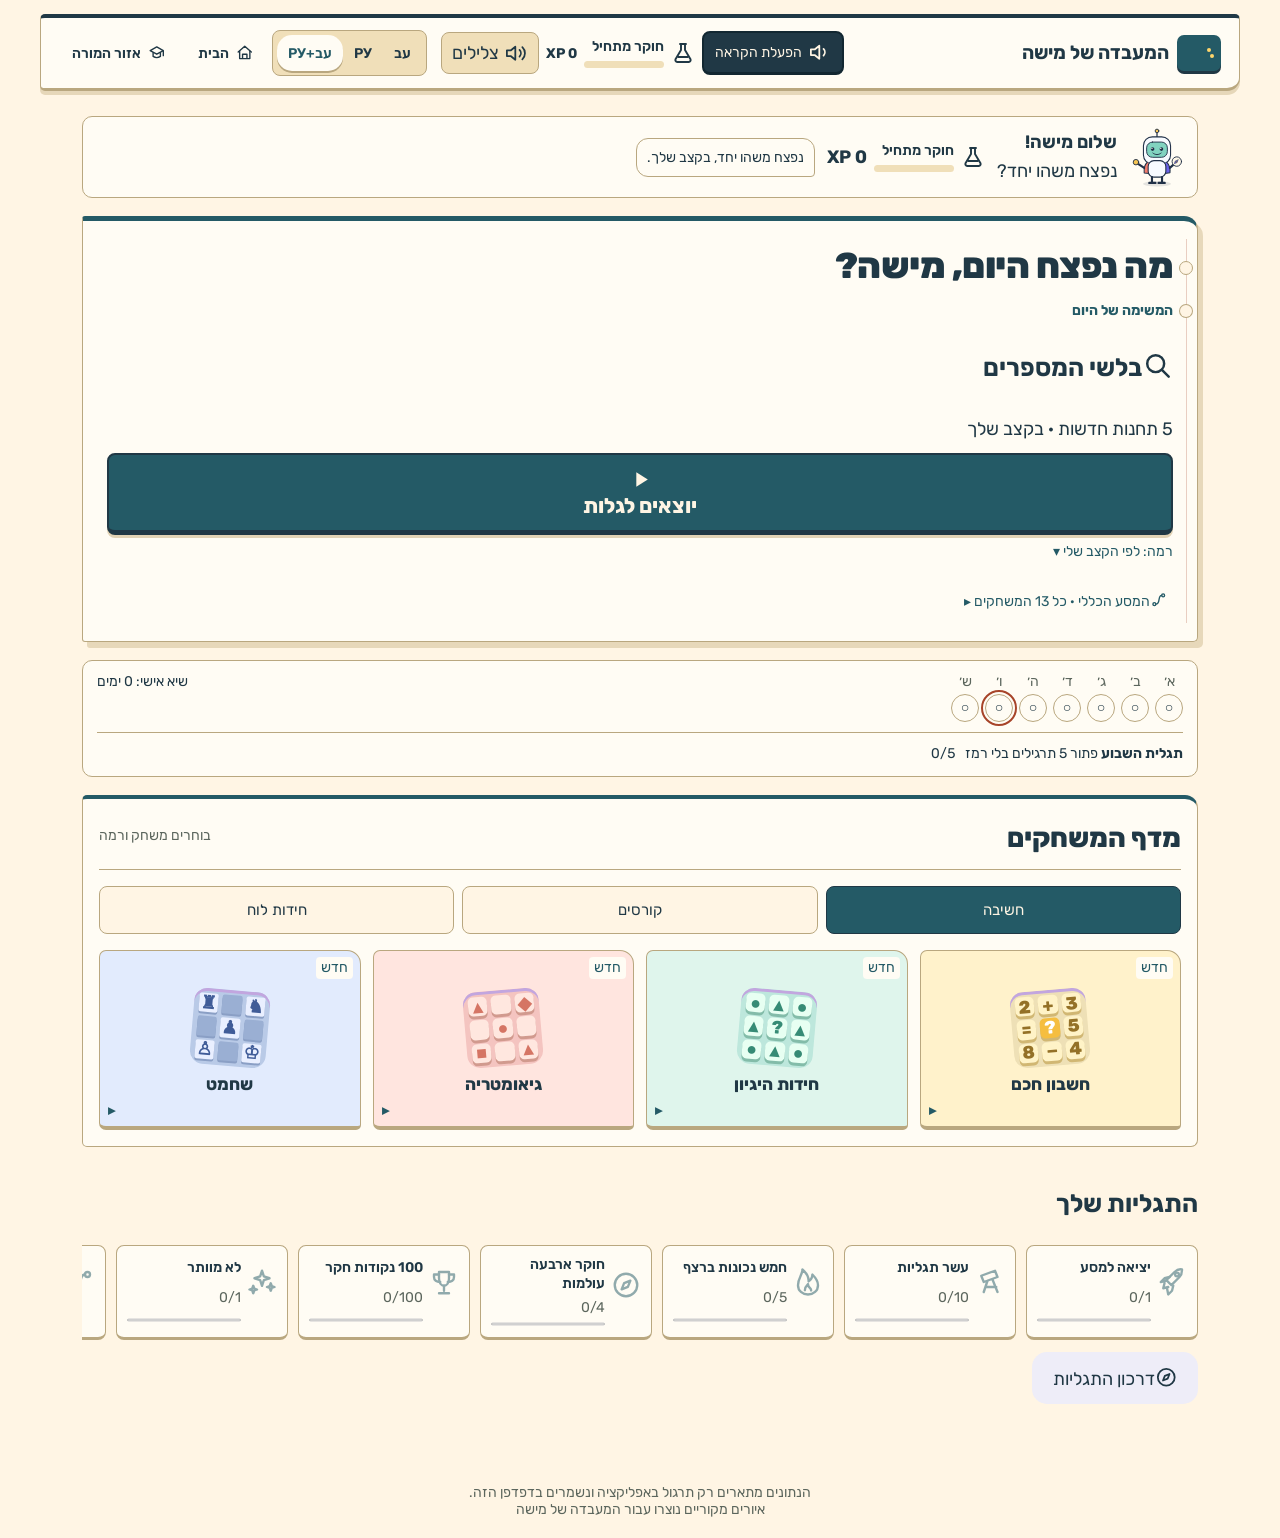
<file: index.html>
<!doctype html>
<html lang="he" dir="rtl"><head><meta charset="utf-8"><meta http-equiv="Cache-Control" content="no-cache, no-store, must-revalidate"><meta name="viewport" content="width=device-width,initial-scale=1"><title>המעבדה של מישה | Лаборатория Миши</title><link rel="stylesheet" href="tokens.css?v=20261124-learning-lab">
<link rel="stylesheet" href="base.css?v=20261124-learning-lab">
<link rel="stylesheet" href="home.css?v=20261124-learning-lab">
<link rel="stylesheet" href="task.css?v=20261124-learning-lab">
<link rel="stylesheet" href="puzzles.css?v=20261124-learning-lab">
<link rel="stylesheet" href="learning-games.css?v=20261124-learning-lab">
<link rel="stylesheet" href="atlas/atlas.css?v=20261124-learning-lab">
<link rel="stylesheet" href="session-flow.css?v=20261124-learning-lab">
<link rel="stylesheet" href="journey-passport.css?v=20261124-learning-lab">
</head><body>
<svg class="icon-sprite" aria-hidden="true" width="0" height="0" focusable="false"><defs>
<symbol id="i-play" viewBox="0 0 24 24"><path d="m8 5 11 7-11 7Z" fill="currentColor" stroke="none"/></symbol>
<symbol id="i-star" viewBox="0 0 24 24"><path d="m12 3 2.8 5.7 6.2.9-4.5 4.4 1.1 6.2-5.6-2.9-5.6 2.9 1.1-6.2L3 9.6l6.2-.9Z" fill="currentColor"/></symbol>
<symbol id="i-volume-1" viewBox="0 0 24 24"><path d="M11 5 6 9H2v6h4l5 4V5Z"/><path d="M15.5 8.5a5 5 0 0 1 0 7"/></symbol>
<symbol id="i-volume-2" viewBox="0 0 24 24"><path d="M11 5 6 9H2v6h4l5 4V5Z"/><path d="M15.5 8.5a5 5 0 0 1 0 7M18.5 5.5a9 9 0 0 1 0 13"/></symbol>
<symbol id="i-flask" viewBox="0 0 24 24"><path d="M9 3h6M10 3v6l-5.5 9.2A2 2 0 0 0 6.2 21h11.6a2 2 0 0 0 1.7-2.8L14 9V3"/><path d="M7.2 16h9.6"/></symbol>
<symbol id="i-flame" viewBox="0 0 24 24"><path d="M12 22c4.4 0 8-3 8-7.5 0-2.8-1.5-5.5-4.5-8.5 0 3-1.5 4.5-3 5.5.2-4-2-7-5-9.5.3 4-3.5 7-3.5 12.5C4 19 7.6 22 12 22Z"/><path d="M9.5 18.5c0-2 1-3.3 2.5-4.8 0 1.7.8 2.4 1.8 3.4.4.4.7 1 .7 1.6"/></symbol>
<symbol id="i-clock" viewBox="0 0 24 24"><circle cx="12" cy="12" r="9"/><path d="M12 7v5l3 2"/></symbol>
<symbol id="i-home" viewBox="0 0 24 24"><path d="m3 11 9-8 9 8"/><path d="M5 10v10h14V10M9 20v-6h6v6"/></symbol>
<symbol id="i-school" viewBox="0 0 24 24"><path d="m3 9 9-5 9 5-9 5-9-5Z"/><path d="M7 12v5c3 2 7 2 10 0v-5M21 10v6"/></symbol>
<symbol id="i-rocket" viewBox="0 0 24 24"><path d="M14 4c2.7-2.5 5.3-2.2 6-2-.2.7.5 3.3-2 6l-6.5 6.5-4-4L14 4Z"/><path d="m9 16-4 1 1-4M13 15l-1 4-3 3-1-5M7 11l-4 1 3-3 4-1"/><circle cx="16" cy="6" r="1.5"/></symbol>
<symbol id="i-compass" viewBox="0 0 24 24"><circle cx="12" cy="12" r="9"/><path d="m15.5 8.5-2 5-5 2 2-5 5-2Z"/></symbol>
<symbol id="i-search" viewBox="0 0 24 24"><circle cx="10.5" cy="10.5" r="6.5"/><path d="m15.5 15.5 5 5"/></symbol>
<symbol id="i-castle" viewBox="0 0 24 24"><path d="M4 21V9l3 2 3-2 2 2 2-2 3 2 3-2v12H4Z"/><path d="M4 6V3h4v5M16 8V3h4v6M9 21v-5h6v5"/></symbol>
<symbol id="i-waves" viewBox="0 0 24 24"><path d="M2 7c3 0 3-2 6-2s3 2 6 2 3-2 6-2 3 2 4 2M2 12c3 0 3-2 6-2s3 2 6 2 3-2 6-2 3 2 4 2M2 17c3 0 3-2 6-2s3 2 6 2 3-2 6-2 3 2 4 2"/></symbol>
<symbol id="i-gear" viewBox="0 0 24 24"><circle cx="12" cy="12" r="3"/><path d="M19.4 15a1.7 1.7 0 0 0 .3 1.9l.1.1-2.8 2.8-.1-.1a1.7 1.7 0 0 0-1.9-.3 1.7 1.7 0 0 0-1 1.6v.2h-4V21a1.7 1.7 0 0 0-1-1.6 1.7 1.7 0 0 0-1.9.3l-.1.1L4.2 17l.1-.1a1.7 1.7 0 0 0 .3-1.9A1.7 1.7 0 0 0 3 14H2.8v-4H3a1.7 1.7 0 0 0 1.6-1 1.7 1.7 0 0 0-.3-1.9L4.2 7 7 4.2l.1.1A1.7 1.7 0 0 0 9 4.6a1.7 1.7 0 0 0 1-1.6v-.2h4V3a1.7 1.7 0 0 0 1 1.6 1.7 1.7 0 0 0 1.9-.3l.1-.1L19.8 7l-.1.1a1.7 1.7 0 0 0-.3 1.9 1.7 1.7 0 0 0 1.6 1h.2v4H21a1.7 1.7 0 0 0-1.6 1Z"/></symbol>
<symbol id="i-telescope" viewBox="0 0 24 24"><path d="m5 7 11-4 2 5-11 4-2-5ZM14 10l4 10M10 11 7 20M9 16h8"/></symbol>
<symbol id="i-medal" viewBox="0 0 24 24"><circle cx="12" cy="15" r="5"/><path d="m9 10-3-7h4l2 4 2-4h4l-3 7M12 12v6"/></symbol>
<symbol id="i-trophy" viewBox="0 0 24 24"><path d="M8 4h8v5c0 4-2 6-4 6s-4-2-4-6V4Z"/><path d="M8 6H4v2c0 3 2 4 5 4M16 6h4v2c0 3-2 4-5 4M12 15v4M8 21h8"/></symbol>
<symbol id="i-sparkles" viewBox="0 0 24 24"><path d="m12 3 1.5 4.5L18 9l-4.5 1.5L12 15l-1.5-4.5L6 9l4.5-1.5L12 3ZM5 15l.8 2.2L8 18l-2.2.8L5 21l-.8-2.2L2 18l2.2-.8L5 15ZM19 13l.8 2.2 2.2.8-2.2.8L19 19l-.8-2.2L16 16l2.2-.8L19 13Z"/></symbol>
<symbol id="i-calculator" viewBox="0 0 24 24"><rect x="4" y="2" width="16" height="20" rx="3"/><path d="M7 6h10v4H7zM8 14h.01M12 14h.01M16 14h.01M8 18h.01M12 18h.01M16 18h.01"/></symbol>
<symbol id="i-puzzle" viewBox="0 0 24 24"><path d="M19 13h-2.2a2.8 2.8 0 1 0 0-4H19V5h-4V2.8a2.8 2.8 0 1 0-4 0V5H5v5h2.2a2.8 2.8 0 1 1 0 4H5v5h6v-2.2a2.8 2.8 0 1 1 4 0V19h4v-6Z"/></symbol>
<symbol id="i-shapes" viewBox="0 0 24 24"><circle cx="6.5" cy="17.5" r="3.5"/><rect x="13" y="14" width="7" height="7" rx="1"/><path d="m12 3 4 7H8l4-7Z"/></symbol>
<symbol id="i-crown" viewBox="0 0 24 24"><path d="m3 7 4 4 5-7 5 7 4-4-2 11H5L3 7ZM5 21h14"/></symbol>
<symbol id="i-route" viewBox="0 0 24 24"><circle cx="6" cy="18" r="2"/><circle cx="18" cy="6" r="2"/><path d="M8 18c7 0 2-12 8-12"/></symbol>
<symbol id="i-check" viewBox="0 0 24 24"><circle cx="12" cy="12" r="9"/><path d="m8 12 3 3 5-6"/></symbol>
</defs></svg>
<header><div class="brand"><img src="assets/brand/compass-mark.svg" alt="" width="42" height="42"> <span id="brand"></span></div><div id="hud" class="hud"></div><nav id="nav"></nav></header><main id="app"></main><footer id="footer"></footer><script src="rewards.js?v=20261124-learning-lab"></script><script src="reading-support.js?v=20261124-learning-lab"></script><script src="mishi.js?v=20261124-learning-lab"></script><script src="sound.js?v=20261124-learning-lab"></script><script src="exercise-experience.js?v=20261124-learning-lab"></script><script src="reward-ui.js?v=20261124-learning-lab"></script><script src="puzzle-games.js?v=20261124-learning-lab"></script><script src="puzzle-ui.js?v=20261124-learning-lab"></script><script src="game-ui.js?v=20261124-learning-lab"></script><script src="learning-art.js?v=20261124-learning-lab"></script><script src="learning-games.js?v=20261124-learning-lab"></script><script src="learning-ui.js?v=20261124-learning-lab"></script><script src="atlas/questions.js?v=20261124-learning-lab"></script><script src="atlas/media.js?v=20261124-learning-lab"></script><script src="atlas/atlas.js?v=20261124-learning-lab"></script><script src="session-review.js?v=20261124-learning-lab"></script><script src="journey-passport.js?v=20261124-learning-lab"></script><script src="play-session.js?v=20261124-learning-lab"></script><script src="break-game.js?v=20261124-learning-lab"></script><script>
'use strict';
const P=(he,ru)=>({he,ru});
const T={name:P('המעבדה של מישה','Лаборатория Миши'),home:P('הבית','Главная'),teacher:P('אזור המורה','Для учителя'),welcome:P('מה נפצח היום, מישה?','Что разгадаем сегодня, Миша?'),intro:P('משחק לבחירה, או מסע בין כל 13 התחנות.','Выбери одну игру или отправься по всем 13 станциям.'),lab:P('מרחב קטן לרעיונות גדולים','Место для больших идей'),daily:P('האתגר היומי','Задание дня'),dailyDesc:P('חמש משימות · ארבעה עולמות · בקצב שלך','Пять задач · четыре мира · в твоём темпе'),level:P('רמה','Уровень'),check:P('בדיקה','Проверить'),hint:P('רמז','Подсказка'),skip:P('דלג','Пропустить'),next:P('למשימה הבאה','Следующая задача'),retry:P('עדיין לא. אפשר לנסות שוב, או לגלות רמז.','Пока не получилось. Попробуй ещё раз или открой подсказку.'),success:P('מצאת את הפתרון! הנה הדרך:','Ты нашёл решение! Вот как можно рассуждать:'),end:P('עוד מסע של גילוי הושלם','Ещё одно путешествие завершено'),endDesc:P('כל ניסיון ורמז הם חלק מהלמידה. אפשר להמשיך בפעם אחרת.','Каждая попытка и подсказка помогают учиться. Можно продолжить в другой раз.'),feel:P('איך הרגיש לך האתגר?','Как тебе показалась задача?'),easy:P('קל מדי','Слишком легко'),right:P('בדיוק מתאים','В самый раз'),hard:P('קשה ומעניין','Сложно, но интересно'),rounds:P('סבבים שהושלמו','Завершено занятий'),rate:P('הצלחה במשימות סגורות','Решено закрытых задач'),median:P('זמן פתרון חציוני בשניות','Медианное время в секундах'),hints:P('משימות עם רמזים','Задачи с подсказками'),reset:P('איפוס ההתקדמות','Сбросить прогресс'),confirm:P('למחוק את כל נתוני התרגול במכשיר הזה?','Удалить весь прогресс на этом устройстве?'),export:P('הורדת נתונים JSON','Скачать данные JSON'),note:P('הנתונים מתארים רק תרגול באפליקציה ונשמרים בדפדפן הזה.','Данные описывают только занятия в приложении и хранятся в этом браузере.'),history:P('היסטוריית משימות ושינויי רמה','История задач и уровней'),none:P('המסע עוד לפנינו. הנתונים יופיעו אחרי התרגול הראשון.','Всё впереди! Данные появятся после первых задач.'),open:P('השוואה לפתרון לדוגמה','Сравнить с примером решения'),self:P('זו משימת חקר: אין בדיקה אוטומטית של ההסבר. השווה את הרעיון שלך לדוגמה.','Это исследование: объяснение не проверяется автоматически. Сравни свою идею с примером.'),answer:P('התשובה שלך','Твой ответ'),choose:P('בחר תשובה לפני הבדיקה.','Выбери ответ перед проверкой.'),write:P('כתוב תשובה לפני הבדיקה.','Сначала напиши ответ.'),undo:P('החזרת המהלך','Отменить ход'),resume:P('המשך הסבב שנשמר','Продолжить занятие'),saveError:P('השמירה אינה זמינה בדפדפן הזה. אפשר להמשיך, אך הנתונים עלולים להימחק בסגירה.','Сохранение недоступно. Можно заниматься, но при закрытии данные могут пропасть.'),exit:P('הסבב יישמר להמשך','Занятие сохранится'),skills:P('שליטה לפי סוג משימה','Результаты по типам задач'),research:P('משימת מתמטיקאי','Исследование'),hintLevel:P('שלב עזרה','Шаг подсказки'),solved:P('נפתרו','Решено'),skipped:P('דולגו','Пропущено'),reviewed:P('משימות חקר — חשיבה פתוחה','Исследования — открытые задачи'),researchInfo:P('במשימת חקר מגלים כלל, בודקים טענה או מסבירים דרך. אין תשובה מספרית יחידה, ולכן היא אינה נבדקת אוטומטית ואינה מורידה מהציון.','В исследовании нужно открыть правило, проверить утверждение или объяснить способ. Единственного числового ответа нет, поэтому оно не проверяется автоматически и не снижает результат.'),saved:P('השינויים נשמרו','Изменения сохранены'),score:P('הציון שלי','Мой результат'),scoreNote:P('כל תרגיל נבדק אוטומטית לפי התשובה הסופית.','Каждое задание проверяется автоматически по окончательному ответу.'),whereNext:P('בחר את הסבב הבא','Выбери следующее занятие'),sameLevel:P('להתחיל סבב נוסף בקצב הזה','Начать ещё одно занятие в этом темпе'),harderLevel:P('להתחיל עכשיו אתגר קשה יותר','Сейчас начать более сложное занятие'),choiceSaved:P('הבחירה נשמרה לסבב הבא.','Выбор сохранён для следующего занятия.'),raiseHand:P('סיימתי — להרים יד','Я закончил — поднять руку'),handRaised:P('היד מורמת. המורה תראה שסיימת.','Рука поднята. Учитель увидит, что ты закончил.'),finishedAlert:P('מישה סיים תרגול ומחכה למורה','Миша закончил занятие и ждёт учителя'),acknowledge:P('ראיתי — להוריד את היד','Я вижу — опустить руку'),automaticLevels:P('אפשר לבחור רמת פתיחה לפני משחק חדש. בהמשך הרמה מתאימה את עצמה להצלחה של מישה.','Перед новой игрой можно выбрать начальный уровень. Дальше он подстраивается под успехи Миши.')};
const speechUI={enable:P('הפעלת הקראה','Включить озвучивание'),disable:P('כיבוי הקראה','Выключить озвучивание'),active:P('הקראה פעילה','Озвучивание включено'),unsupported:P('הקראה אינה זמינה בדפדפן הזה','Озвучивание недоступно в этом браузере'),options:P('אפשרויות','Варианты'),score:P('הציון הוא','Результат')};
const dailyThemes=[
{icon:'rocket',name:P('משימת חלל','Космическая миссия'),desc:P('מפצחים קודים כדי להגיע לכוכב הבא','Разгадываем коды, чтобы добраться до следующей планеты')},
{icon:'search',name:P('בלשי המספרים','Числовые детективы'),desc:P('כל פתרון חושף רמז חדש בתעלומה','Каждое решение открывает новую улику')},
{icon:'castle',name:P('הטירה הסודית','Тайный замок'),desc:P('חידות פותחות חדרים ושערים נסתרים','Задачи открывают скрытые комнаты и ворота')},
{icon:'waves',name:P('מסע במעמקים','Путешествие в глубины'),desc:P('צוללים אל תגליות, צורות ודפוסים','Погружаемся в открытия, фигуры и закономерности')},
{icon:'compass',name:P('משלחת החוקרים','Экспедиция исследователей'),desc:P('מנווטים בין ארבעה עולמות של חשיבה','Путешествуем по четырём мирам мышления')},
{icon:'gear',name:P('מפעל ההמצאות','Фабрика изобретений'),desc:P('כל תשובה מפעילה חלק נוסף במכונה','Каждый ответ запускает новую часть машины')}
];
const challengeNames={steady:P('בקצב המדויק שלך','Твой рабочий уровень'),stretch:P('אתגר עולה','Сложность растёт'),review:P('חיזוק חכם','Умное повторение')};
const domainTypePools={math:{low:['add','subtract','missing','sequence','estimate'],mid:['add','subtract','missing','multiply','sequence','fraction','story','estimate'],high:['pair','story','fraction','sequence','twoStep','divisibility','multi','always'],peak:['pair','story','twoStep','divisibility','combinations','algebra','multi','always']},logic:{low:['balance','sequence','deduce','oddone'],mid:['balance','sequence','match','deduce','oddone','visualSequence'],high:['match','deduce','visualSequence','ordering','code','truth']},geometry:{low:['shape','perimeter','area'],mid:['shape','perimeter','area','symmetry','angle','coordinates'],high:['perimeter','area','symmetry','angle','compose','hidden','rotation','coordinates']},chess:{low:['move','capture'],mid:['move','capture','threat','safe'],high:['move','capture','threat','safe','fork','mate']}};
const domains={math:{title:P('חשבון חכם','Умная математика'),desc:P('מספרים, חוקיות וחשיבה הפוכה','Числа, закономерности и обратные действия'),icon:'calculator',art:'assets/worlds/math.svg'},logic:{title:P('חידות היגיון','Логические задачи'),desc:P('רמזים קטנים, תגליות גדולות','Маленькие подсказки, большие открытия'),icon:'puzzle',art:'assets/worlds/logic.svg'},geometry:{title:P('גיאומטריה','Геометрия'),desc:P('מגלים את העולם דרך צורות','Открываем мир с помощью фигур'),icon:'shapes',art:'assets/worlds/geometry.svg'},chess:{title:P('שחמט','Шахматы'),desc:P('עוצרים, מתבוננים וחושבים קדימה','Смотрим внимательно и думаем вперёд'),icon:'crown',art:'assets/worlds/chess.svg'}};
const stages=[P('חימום','Разминка'),P('מוצאים את הקצב','В своём темпе'),P('זמן לחשוב','Время подумать'),P('הפתעה קטנה','Небольшой сюрприз'),P('אתגר שיא','Главная задача')];
const types={add:P('חיבור','Сложение'),subtract:P('חיסור','Вычитание'),missing:P('חשיבה הפוכה','Обратные действия'),multiply:P('כפל וחילוק','Умножение и деление'),sequence:P('חוקיות','Закономерности'),fraction:P('שברים','Дроби'),estimate:P('אומדן והשוואה','Оценка и сравнение'),story:P('בעיות רב־שלביות','Задачи в несколько действий'),twoStep:P('משוואה דו־שלבית','Уравнение в два шага'),divisibility:P('התחלקות','Делимость'),combinations:P('ספירה שיטתית','Систематический подсчёт'),algebra:P('אלגברה מוקדמת','Начальная алгебра'),pair:P('שני תנאים','Два условия'),multi:P('ספירת זוגות','Подсчёт пар'),always:P('זוגי או אי־זוגי','Чётное или нечётное'),research:P('חקר והכללה','Исследование'),balance:P('מאזניים','Весы'),match:P('גפרורים','Спички'),deduce:P('הסקת מסקנות','Логические выводы'),oddone:P('יוצא דופן','Лишний объект'),visualSequence:P('רצף חזותי','Визуальная последовательность'),ordering:P('סדר ותנאים','Порядок и условия'),code:P('פענוח קוד','Расшифровка кода'),truth:P('אמת ושקר','Истина и ложь'),shape:P('צלעות וקודקודים','Стороны и вершины'),perimeter:P('היקף','Периметр'),area:P('שטח','Площадь'),symmetry:P('סימטריה','Симметрия'),angle:P('זוויות','Углы'),compose:P('הרכבת צורות','Составление фигур'),hidden:P('צורות בתוך ציור','Фигуры в рисунке'),rotation:P('סיבוב','Поворот'),coordinates:P('מיקום ותנועה','Координаты и движение'),identity:P('זיהוי כלי','Узнать фигуру'),move:P('תנועת כלים','Ходы фигур'),capture:P('לכידה','Взятие'),threat:P('כלי תחת איום','Фигура под угрозой'),safe:P('מהלך בטוח','Безопасный ход'),fork:P('מזלג','Вилка'),mate:P('מט במהלך אחד','Мат в один ход')};
const badgeDefs={first:{icon:'rocket',name:P('יציאה למסע','Начало путешествия')},ten:{icon:'telescope',name:P('עשר תגליות','Десять открытий')},streak:{icon:'flame',name:P('רצף של 5','Серия из 5')},explorer:{icon:'compass',name:P('חוקר ארבעה עולמות','Исследователь четырёх миров')},century:{icon:'trophy',name:P('100 נקודות חקר','100 очков исследования')}};
for(const kind of PuzzleGames.kinds)types[kind]=PuzzleGames.catalog[kind].name;
const KEY='misha-lab-v1';
function fresh(){return {version:1,contentVersion:2,lang:'both',levels:{math:3,logic:1,geometry:1,chess:1},mastery:{},history:[],rounds:[],recent:[],recentTypes:[],dailyDates:[],session:null,xp:0,currentStreak:0,bestStreak:0,badges:[],showClock:true,readAloud:false,sound:true,helpMode:'hebrewFirst',shelfTab:'thinking',puzzleAuto:true,startDifficulty:null};}
let data=fresh(),storageOK=true;try{const raw=JSON.parse(localStorage.getItem(KEY)||'null');if(raw&&raw.version===1&&raw.levels&&Array.isArray(raw.history)&&Array.isArray(raw.rounds)){data={...fresh(),...raw};data.contentVersion=2;for(const d in domains)data.levels[d]=Math.max(1,Math.min(10,Number(data.levels[d])||1));if(!['he','ru','both'].includes(data.lang))data.lang='both';if(data.startDifficulty!=null)data.startDifficulty=Number.isInteger(data.startDifficulty)&&data.startDifficulty>=1&&data.startDifficulty<=10?data.startDifficulty:null;}}catch(e){storageOK=false;}
if(!['always','tap','afterMiss','hebrewFirst'].includes(data.helpMode))data.helpMode='hebrewFirst';
window.Rewards?.migrate(data);
let screen='home',session=data.session,feedback=null,autoNextTimer=null,hudTimer=null,newBadge=null,narratedTarget=null,narratedState='';
const speechSupported='speechSynthesis' in window&&'SpeechSynthesisUtterance' in window;
function saveProgress(){data.session=session?.journey?data.expedition?.previousSession||null:session;try{localStorage.setItem(KEY,JSON.stringify(data));}catch(e){storageOK=false;}}
function rank(){return window.Rewards?Rewards.rank(data):1;}
function formatTime(ms){let total=Math.max(0,Math.floor(ms/1000)),m=Math.floor(total/60),s=total%60;return `${String(m).padStart(2,'0')}:${String(s).padStart(2,'0')}`;}
function unlockBadges(){const earned=window.Rewards?Rewards.unlockBadges(data):[];newBadge=earned[0]||null;return newBadge;}
function ico(name,cls=''){return `<svg class="ui-icon ${cls}" aria-hidden="true" focusable="false"><use href="#i-${name}"></use></svg>`;}
function mapHotspotsHTML(){return `<div class="map-hotspots" role="group" aria-label="${esc(text(P('בחירת נושא מהמפה','Выбор темы на карте')))}">${Object.entries(domains).map(([d,v])=>`<button class="island-hotspot" data-island="${d}" data-track="${d}" aria-label="${esc(text(P(`פתיחת מסלול ${v.title.he}, רמה ${data.levels[d]}`,`Открыть маршрут «${v.title.ru}», уровень ${data.levels[d]}`)))}"><span class="hotspot-icon">${ico(v.icon)}</span><span class="hotspot-copy">${bi(v.title)}<small>${bi(P(`רמה ${data.levels[d]}`,`Уровень ${data.levels[d]}`))}</small></span></button>`).join('')}</div>`;}
function badgeHTML(limit=5){let ids=Object.keys(badgeDefs).slice(0,limit);return `<div class="badges">${ids.map(id=>{let b=badgeDefs[id],owned=data.badges.includes(id);return `<div class="achievement ${owned?'':'locked'}" title="${esc(text(b.name))}"><span class="medal">${ico(b.icon)}</span><span>${bi(b.name)}</span></div>`;}).join('')}</div>`;}
function updateHud(){let clock=document.getElementById('runClock');if(clock&&session?.runStartedAt)clock.textContent=data.showClock===false?'••:••':formatTime(Date.now()-session.runStartedAt);}
function startHudClock(){clearInterval(hudTimer);updateHud();if(screen==='task'&&session?.runStartedAt)hudTimer=setInterval(updateHud,1000);}
function esc(v){return String(v).replace(/[&<>"']/g,c=>({'&':'&amp;','<':'&lt;','>':'&gt;','"':'&quot;',"'":'&#39;'}[c]));}
function uiLang(){return data.lang==='ru'?'ru':'he';}
function uiTip(p){return esc(data.lang==='both'?`${p.he} · ${p.ru}`:text(p));}
function ui(p){if(!p)return '';const lang=uiLang();return `<span class="ui-label" lang="${lang}" dir="${lang==='he'?'rtl':'ltr'}" title="${uiTip(p)}">${esc(p[lang])}</span>`;}
function bi(p){if(!p)return '';const showRu=data.lang!=='he'&&(!window.ReadingSupport||ReadingSupport.visible());return `<span class="bi">${data.lang!=='ru'?`<span class="bi__he he" lang="he" dir="rtl">${esc(p.he)}</span>`:''}${showRu?`<span class="bi__ru ru" lang="ru" dir="ltr">${esc(p.ru)}</span>`:''}</span>`;}
function text(p){return data.lang==='ru'?p.ru:p.he;}
function btn(id,p,cls=''){return `<button data-action="${id}" class="${cls}">${ui(p)}</button>`;}
function speechVoice(lang){let prefix=lang.slice(0,2).toLowerCase(),voices=window.speechSynthesis.getVoices?.()||[];return voices.find(v=>v.lang?.toLowerCase().startsWith(prefix))||null;}
function speakParts(parts){if(!data.readAloud||!speechSupported||!parts.length)return;window.speechSynthesis.cancel();let languages=data.lang==='both'?(!window.ReadingSupport||ReadingSupport.visible()?['he','ru']:['he']):[data.lang];for(const code of languages){let words=parts.map(part=>typeof part==='string'?part:part?.[code]).filter(Boolean).join('. ');if(!words.trim())continue;let utterance=new SpeechSynthesisUtterance(words);utterance.lang=code==='ru'?'ru-RU':'he-IL';utterance.rate=.92;utterance.pitch=1.02;if(window.ReadingSupport?.bindSpeech)ReadingSupport.bindSpeech(utterance,code,words);let voice=speechVoice(utterance.lang);if(voice)utterance.voice=voice;window.speechSynthesis.speak(utterance);}}
function questionSpeech(q){let parts=[q.prompt];if(q.display)parts.push(q.display);if(q.mode==='options'&&q.options?.length)parts.push(P(`${speechUI.options.he}: ${q.options.map(o=>o.he).join(', ')}`,`${speechUI.options.ru}: ${q.options.map(o=>o.ru).join(', ')}`));return parts;}
function feedbackSpeech(q){if(!feedback&&q.hint)return [q.hints[q.hint-1]];let message=feedback==='success'?T.success:feedback==='open'?T.self:feedback==='skip'?T.skipped:T[feedback];let parts=message?[message]:[];if(['success','open','skip'].includes(feedback))parts.push(q.hints[2]);else if(q.hint)parts.push(q.hints[q.hint-1]);return parts;}
function narrateCurrent(force=false){if(!data.readAloud||!speechSupported)return;if((screen==='task'||PlaySession.isCore())&&session?.task){let q=session.task,isNew=force||narratedTarget!==q,state=isNew?'question':feedback?`feedback:${feedback}:${q.attempts}:${q.hint}:${q.finished}`:q.hint?`hint:${q.hint}`:'question';if(!force&&narratedTarget===q&&narratedState===state)return;narratedTarget=q;narratedState=state;speakParts(isNew?questionSpeech(q):feedbackSpeech(q));return;}let target=screen==='end'?`end:${session?.roundIndex??''}`:screen;if(!force&&narratedTarget===target)return;narratedTarget=target;narratedState='screen';if(screen==='home')speakParts([T.welcome,T.intro]);else if(screen==='end')speakParts([T.end,P(`${speechUI.score.he} ${currentRound()?.score??roundScore(session.results)} מתוך 100`,`${speechUI.score.ru}: ${currentRound()?.score??roundScore(session.results)} из 100`)]);else if(screen==='teacher')speakParts([T.teacher]);}
function rand(a,b){return a+Math.floor(Math.random()*(b-a+1));}function pick(a){return a[rand(0,a.length-1)];}
function dayKey(date=new Date()){let d=date instanceof Date?date:new Date(`${date}T12:00:00`);return `${d.getFullYear()}-${String(d.getMonth()+1).padStart(2,'0')}-${String(d.getDate()).padStart(2,'0')}`;}
function dayNumber(key=dayKey()){let [y,m,d]=key.split('-').map(Number);return Math.floor(Date.UTC(y,m-1,d)/86400000);}
function themeForDay(key=dayKey()){return dailyThemes[((dayNumber(key)%dailyThemes.length)+dailyThemes.length)%dailyThemes.length];}
function themeIndexForDay(key=dayKey()){return dailyThemes.indexOf(themeForDay(key));}
function dailyOrder(key=dayKey(),roundOffset=0){let keys=Object.keys(domains),shift=(dayNumber(key)+roundOffset)%keys.length;return [...keys.slice(shift),...keys.slice(0,shift)];}
function eligibleTypes(domain,level){let pools=domainTypePools[domain];if(domain==='math')return level<3?pools.low:level<5?pools.mid:level<8?pools.high:pools.peak;if(domain==='logic')return level<3?pools.low:level<6?pools.mid:pools.high;if(domain==='geometry')return level<3?pools.low:level<6?pools.mid:pools.high;return level<3?pools.low:level<7?pools.mid:pools.high;}
function weakestType(domain,level){let candidates=eligibleTypes(domain,level),ranked=candidates.map(type=>{let m=data.mastery[`${domain}:${type}`];return {type,score:m?m.solved/Math.max(1,m.attempted)+Math.min(m.attempted,5)*.02:-1};}).sort((a,b)=>a.score-b.score);return ranked[0]?.type;}
function weakestDomain(){let ranked=Object.keys(domains).map(domain=>{let recent=data.history.filter(r=>r.domain===domain&&!r.open).slice(-8),accuracy=recent.length?recent.filter(r=>r.correct).length/recent.length:-1,hints=recent.reduce((n,r)=>n+(r.hints||0),0);return {domain,score:accuracy-hints*.03+recent.length*.005};}).sort((a,b)=>a.score-b.score);return ranked[0].domain;}
function challengePlan(domain,index=data.history.length){let recent=data.history.filter(r=>r.domain===domain&&!r.open).slice(-3),struggling=recent.length>=2&&recent.filter(r=>!r.correct||r.hints>=2).length>=2;if(struggling)return {band:'review',offset:-1,forced:weakestType(domain,data.levels[domain])};let slot=((index%20)+20)%20;if(slot<12)return {band:'steady',offset:0,forced:null};if(slot<17)return {band:'stretch',offset:1,forced:null};return {band:'review',offset:-1,forced:weakestType(domain,data.levels[domain])};}
function make(domain,level,type,title,prompt,answer,display,hints,extra={}){return {domain,level,type,title,prompt,answer,display,hints,mode:'number',...extra};}
function steps(a,b,c){return [a,b,c];}
function generateMath(l,forced){let scale=l<3?1:l<5?2:l<8?4:8,a=rand(12*scale,39*scale),b=rand(6*scale,18*scale),n=rand(3,Math.min(15,6+l));let pool=l<3?['add','subtract','missing','sequence','estimate']:l<5?['add','subtract','missing','multiply','sequence','fraction','story','estimate']:l<8?['pair','story','fraction','sequence','twoStep','divisibility','multi','always']:['pair','story','twoStep','divisibility','combinations','algebra','multi','always'];let type=forced==='research'?'pair':forced||pick(pool);
if(type==='add')return make('math',l,type,types.add,P('חשב את הסכום. אפשר לפרק לעשרות וליחידות.','Найди сумму. Можно отдельно сложить десятки и единицы.'),a+b,`${a} + ${b} = ?`,steps(P('איך אפשר להגיע לעשרת הבאה?','Как дойти до следующего десятка?'),P('פרק את המספר השני לשני חלקים נוחים.','Раздели второе число на удобные части.'),P(`${a} ועוד ${b} הם ${a+b}.`,`${a} плюс ${b} равно ${a+b}.`)));
if(type==='subtract'){let high=a+b;return make('math',l,type,types.subtract,P('מצא את ההפרש. חפש דרך חכמה במקום לספור לאחור.','Найди разность. Ищи удобный способ, а не считай назад.'),a,`${high} − ${b} = ?`,steps(P('אפשר לפרק את המספר שמחסרים לעשרות וליחידות.','Можно разложить вычитаемое на десятки и единицы.'),P(`חפש כמה צריך להוסיף ל־${b} כדי להגיע ל־${high}.`,`Найди, сколько нужно прибавить к ${b}, чтобы получить ${high}.`),P(`${high} פחות ${b} הם ${a}.`,`${high} минус ${b} равно ${a}.`)));}
if(type==='missing')return make('math',l,type,types.missing,P('מצא את המספר החסר.','Найди пропущенное число.'),a,`□ + ${b} = ${a+b}`,steps(P('איזו פעולה הפוכה לחיבור?','Какое действие обратное сложению?'),P(`החסר ${b} מהסכום.`,`Вычти ${b} из суммы.`),P(`${a+b} פחות ${b} הם ${a}.`,`${a+b} минус ${b} равно ${a}.`)));
if(type==='multiply')return make('math',l,type,types.multiply,P('מצא את המספר החסר.','Найди пропущенное число.'),n,`${n*b} ÷ ${b} = □`,steps(P('חשוב על קבוצות שוות.','Подумай об одинаковых группах.'),P(`כמה קבוצות של ${b} יש ב־${n*b}?`,`Сколько групп по ${b} в числе ${n*b}?`),P(`${b} כפול ${n} הם ${n*b}, לכן התשובה ${n}.`,`${b} умножить на ${n} — это ${n*b}. Ответ: ${n}.`)));
if(type==='sequence'){let d=rand(2,4+l),start=rand(1,8+l),curve=l>=6?rand(1,3):0,arr=Array.from({length:4},(_,i)=>start+d*i+curve*i*i),ans=start+d*4+curve*16;return make('math',l,type,types.sequence,P('איזה מספר ממשיך את החוקיות?','Какое число продолжит закономерность?'),ans,arr.join(' , ')+' , ?',steps(P('בדוק את ההפרשים בין שכנים.','Посмотри на разности соседних чисел.'),curve?P(`גם ההפרשים משתנים: בכל צעד הם גדלים ב־${curve*2}.`,`Разности тоже меняются: каждый раз увеличиваются на ${curve*2}.`):P(`בכל צעד מוסיפים ${d}.`,`На каждом шаге прибавляем ${d}.`),P(`המספר הבא לפי הכלל הזה הוא ${ans}.`,`По этому правилу следующее число — ${ans}.`)));}
if(type==='fraction'){let den=pick([2,3,4]),num=rand(1,den-1),whole=den*rand(3,9);return make('math',l,type,types.fraction,P(`בקופסה ${whole} חרוזים. ${num}/${den} מהם כחולים. כמה חרוזים כחולים?`,`В коробке ${whole} бусин. Синие составляют ${num}/${den} всех бусин. Сколько синих?`),whole/den*num,`${num}/${den} × ${whole} = ?`,steps(P('מצא תחילה חלק אחד שווה.','Сначала найди одну равную часть.'),P(`חלק ${whole} ב־${den}, ואז כפול ${num}.`,`Раздели ${whole} на ${den}, затем умножь на ${num}.`),P(`חלק אחד הוא ${whole/den}. לכן יש ${whole/den*num} חרוזים כחולים.`,`Одна часть — ${whole/den}. Значит, синих бусин ${whole/den*num}.`)));}
if(type==='estimate'){let x=rand(24,89),y=rand(14,76),roundedX=Math.round(x/10)*10,roundedY=Math.round(y/10)*10,estimate=roundedX+roundedY,choices=[estimate,estimate+20,estimate-20],correct=0;return make('math',l,type,types.estimate,P(`עגל כל מספר לעשרת הקרובה ואז חבר: מהו האומדן ל־${x} + ${y}?`,`Округли каждое число до десятков и сложи: чему примерно равно ${x} + ${y}?`),correct,`${x} + ${y} ≈ ?`,steps(P('עגל כל מספר לעשרת הקרובה.','Округли каждое число до ближайшего десятка.'),P(`${x} מתעגל ל־${roundedX}, ו־${y} מתעגל ל־${roundedY}.`,`${x} округляется до ${roundedX}, а ${y} — до ${roundedY}.`),P(`${roundedX} + ${roundedY} = ${estimate}, ולכן זהו האומדן.`,`${roundedX} + ${roundedY} = ${estimate}, поэтому это искомая оценка.`)),{mode:'options',options:choices.map(v=>P(String(v),String(v)))});}
if(type==='story'){let packs=rand(3,6),each=rand(4,9),give=rand(2,9),stories=[P(`מישה הכין ${packs} שקיות עם ${each} מדבקות בכל שקית, ונתן לחבר ${give} מדבקות. כמה נשארו לו?`,`Миша приготовил ${packs} пакетика по ${each} наклеек и подарил другу ${give} наклеек. Сколько осталось?`),P(`בחללית יש ${packs} מגירות, ובכל מגירה ${each} גבישי אנרגיה. הצוות השתמש ב־${give}. כמה גבישים נשארו?`,`На корабле ${packs} отсеков, в каждом по ${each} энергетических кристаллов. Команда использовала ${give}. Сколько осталось?`),P(`הבלשים רשמו ${packs} קופסאות עם ${each} רמזים בכל קופסה. אחר כך הסירו ${give} רישומים כפולים. כמה רישומי רמזים נשארו?`,`Детективы записали ${packs} коробок по ${each} улик. Затем они удалили ${give} повторных записей. Сколько записей об уликах осталось?`),P(`במפעל פועלות ${packs} מכונות, וכל אחת יצרה ${each} גלגלי שיניים. ${give} גלגלים נשלחו לתיקון. כמה נשארו?`,`На фабрике ${packs} машин изготовили по ${each} шестерёнок. ${give} отправили в ремонт. Сколько осталось?`),P(`במשלחת יש ${packs} תרמילים, ובכל תרמיל ${each} דגימות. החוקרים כבר בדקו ${give}. כמה דגימות נשארו לבדיקה?`,`В экспедиции ${packs} рюкзаков по ${each} образцов. Исследователи уже проверили ${give}. Сколько осталось проверить?`)];return make('math',l,type,types.story,pick(stories),packs*each-give,`${packs} × ${each} − ${give} = ?`,steps(P('כמה פריטים היו לפני שהוציאו חלק מהם?','Сколько предметов было до того, как часть убрали?'),P('כפול את מספר הקבוצות בכמות בכל קבוצה, ואז החסר.','Умножь число групп на количество в каждой, затем вычти.'),P(`${packs*each} פחות ${give} הם ${packs*each-give}.`,`${packs*each} минус ${give} равно ${packs*each-give}.`)));}
if(type==='twoStep'){let x=rand(4,12+l),m=rand(2,Math.min(8,l+2)),c=rand(3,15+l),total=x*m+c;return make('math',l,type,types.twoStep,P('מצא את המספר החסר. דרושים שני צעדים הפוכים.','Найди неизвестное число. Нужны два обратных действия.'),x,`${m} × □ + ${c} = ${total}`,steps(P('איזו פעולה נעשתה אחרונה? בטל אותה ראשונה.','Какое действие было последним? Сначала отмени его.'),P(`החסר ${c}, ואז חלק ב־${m}.`,`Вычти ${c}, затем раздели на ${m}.`),P(`(${total} − ${c}) ÷ ${m} = ${x}`,`(${total} − ${c}) ÷ ${m} = ${x}`)));}
if(type==='divisibility'){let divisor=pick(l>=8?[3,4,6,9]:[2,3,5]),base=divisor*rand(8,30),options=[base,base+1,base+divisor+1],correct=0;return make('math',l,type,types.divisibility,P(`איזה מספר מתחלק ב־${divisor} ללא שארית?`,`Какое число делится на ${divisor} без остатка?`),correct,'',steps(P('חפש מספר שאפשר לחלק לקבוצות שוות.','Ищи число, которое можно разделить на равные группы.'),P(`בדוק את כפולות ${divisor}.`,`Проверь числа, кратные ${divisor}.`),P(`${base} = ${divisor} × ${base/divisor}, ולכן הוא מתחלק בדיוק.`,`${base} = ${divisor} × ${base/divisor}, поэтому оно делится без остатка.`)),{mode:'options',options:options.map(v=>P(String(v),String(v)))});}
if(type==='combinations'){let kids=rand(4,Math.min(9,l+1)),answer=kids*(kids-1)/2;return make('math',l,type,types.combinations,P(`${kids} חוקרים נפגשים, וכל זוג לוחץ יד פעם אחת. כמה לחיצות יד יהיו?`,`Встретились ${kids} исследователей, и каждая пара пожала руки один раз. Сколько будет рукопожатий?`),answer,'',steps(P('צייר נקודה לכל חוקר וחבר כל זוג פעם אחת.','Нарисуй точку для каждого исследователя и соедини каждую пару один раз.'),P(`הראשון לוחץ ${kids-1} ידיים, הבא ${kids-2}, וכך הלאה.`,`Первый пожимает ${kids-1} рук, следующий ${kids-2} и так далее.`),P(`${kids-1} + ${kids-2} + … + 1 = ${answer}.`,`${kids-1} + ${kids-2} + … + 1 = ${answer}.`)));}
if(type==='algebra'){let x=rand(3,16),m=rand(2,6),c=rand(2,12),total=m*x-c;return make('math',l,type,types.algebra,P('פתור את המשוואה ומצא את x.','Реши уравнение и найди x.'),x,`${m}x − ${c} = ${total}`,steps(P('הוסף אותו מספר לשני צדי המשוואה.','Прибавь одно и то же число к обеим частям уравнения.'),P(`הוסף ${c}, ואז חלק ב־${m}.`,`Прибавь ${c}, затем раздели на ${m}.`),P(`x = (${total} + ${c}) ÷ ${m} = ${x}`,`x = (${total} + ${c}) ÷ ${m} = ${x}`)));}
if(type==='pair'){let x=rand(12,30),y=rand(3,11);return make('math',l,type,types.pair,P(`סכום שני מספרים הוא ${x+y}, וההפרש הוא ${x-y}. מה המספר הגדול?`,`Сумма двух чисел равна ${x+y}, а разность — ${x-y}. Найди большее число.`),x,`a + b = ${x+y}     a − b = ${x-y}`,steps(P('מה יקרה אם נחבר את הסכום ואת ההפרש?','Что получится, если сложить сумму и разность?'),P('נקבל פעמיים את המספר הגדול.','Получится удвоенное большее число.'),P(`(${x+y} + ${x-y}) ÷ 2 = ${x}`,`(${x+y} + ${x-y}) ÷ 2 = ${x}`)));}
if(type==='multi'){let target=rand(18,40),answer=Math.floor(target/2);return make('math',l,type,types.multi,P(`כמה זוגות של מספרים שלמים חיוביים שסכומם ${target} אפשר ליצור? זוג בסדר הפוך נספר פעם אחת. מותר ששני המספרים יהיו שווים.`,`Сколько пар положительных целых чисел с суммой ${target} можно составить? Пара в обратном порядке считается один раз. Числа могут быть равны.`),answer,`a + b = ${target}`,steps(P('התחל בזוג שבו המספר הקטן הוא 1.','Начни с пары, в которой меньшее число равно 1.'),P('הגדל את המספר הקטן ב־1 עד שהוא יגיע למחצית הסכום.','Увеличивай меньшее число на 1 до половины суммы.'),P(`המספר הקטן יכול להיות מ־1 עד ${answer}. לכן יש ${answer} זוגות.`,`Меньшее число может быть от 1 до ${answer}. Значит, всего ${answer} пар.`)));}
if(type==='always'){let x=rand(2,12)*2+1,y=rand(2,12)*2+1;return make('math',l,type,types.always,P(`מה נכון לגבי הסכום של ${x} ו־${y}?`,`Что верно о сумме чисел ${x} и ${y}?`),0,`${x} + ${y}`,steps(P('שני המספרים אי־זוגיים.','Оба числа нечётные.'),P('בכל מספר אי־זוגי נשארת יחידה אחת אחרי יצירת זוגות.','В каждом нечётном числе после составления пар остаётся одна единица.'),P(`${x} + ${y} = ${x+y}. שתי היחידות יוצרות זוג, ולכן הסכום זוגי.`,`${x} + ${y} = ${x+y}. Две оставшиеся единицы образуют пару, поэтому сумма чётная.`)),{mode:'options',options:[P('הסכום זוגי','Сумма чётная'),P('הסכום אי־זוגי','Сумма нечётная'),P('הסכום שווה לאחד המחוברים','Сумма равна одному из слагаемых')]});}
return generateMath(l,'pair');}

const SEG=[[1,1,1,0,1,1,1],[0,0,1,0,0,1,0],[1,0,1,1,1,0,1],[1,0,1,1,0,1,1],[0,1,1,1,0,1,0],[1,1,0,1,0,1,1],[1,1,0,1,1,1,1],[1,0,1,0,0,1,0],[1,1,1,1,1,1,1],[1,1,1,1,0,1,1]];
function buildMatchBank(){let bank=[];for(let a=0;a<10;a++)for(let b=0;b<10;b++)for(let c=0;c<10;c++){if(a+b===c)continue;let digits=[a,b,c],initial=digits.flatMap(d=>SEG[d]),solutions=[];for(let from=0;from<21;from++)if(initial[from])for(let to=0;to<21;to++)if(!initial[to]){let board=initial.slice();board[from]=0;board[to]=1;let next=[0,1,2].map(i=>SEG.findIndex(s=>s.every((v,j)=>v===board[i*7+j])));if(next.every(n=>n>=0)&&next[0]+next[1]===next[2])solutions.push(next);}if(solutions.length)bank.push({digits,solution:solutions[0]});}return bank;}
const MATCH_BANK=buildMatchBank();
function generateLogic(l,forced){let type=forced||pick(eligibleTypes('logic',l));if(type==='match'){let puzzle=pick(MATCH_BANK),digits=puzzle.digits,solution=puzzle.solution;return make('logic',l,type,types.match,P('העבר גפרור אחד כדי לתקן את המשוואה: בחר גפרור חום ואז מקום אפור.','Переложи одну спичку, чтобы равенство стало верным: нажми на коричневую спичку, затем на серое место.'),null,'',steps(P('אפשר לשנות ספרה אחת או שתי ספרות באותו מהלך.','За один ход можно изменить одну или две цифры.'),P('חפש ספרה שמאבדת גפרור וספרה שמקבלת אותו. הן יכולות להיות אותה ספרה.','Найди цифру, из которой можно убрать спичку, и цифру, куда её можно добавить. Это может быть одна и та же цифра.'),P(`פתרון אפשרי הוא ${solution[0]} + ${solution[1]} = ${solution[2]}.`,`Один из вариантов: ${solution[0]} + ${solution[1]} = ${solution[2]}.`)),{mode:'match',digits,initial:digits.flatMap(d=>SEG[d]),board:digits.flatMap(d=>SEG[d]),moves:0,source:null});}
if(type==='sequence'){let q=generateMath(Math.max(1,l),'sequence');return {...q,domain:'logic'};}
if(type==='visualSequence'){let patterns=[['● ▲ ● ▲ ● ?',1],['■ ■ ▲ ■ ■ ▲ ■ ?',2],['● ▲ ■ ● ▲ ■ ?',0]],chosen=pick(patterns);return make('logic',l,type,types.visualSequence,P('איזה סמל ממשיך את הרצף?','Какой символ продолжит ряд?'),chosen[1],chosen[0],steps(P('חפש קבוצה קצרה שחוזרת על עצמה.','Ищи короткую повторяющуюся группу.'),P('סמן את הקבוצות הזהות ברצף.','Отметь одинаковые группы в ряду.'),P(`הסמל הבא הוא ${['●','▲','■'][chosen[1]]}.`,`Следующий символ — ${['●','▲','■'][chosen[1]]}.`)),{mode:'options',options:[P('עיגול ●','Круг ●'),P('משולש ▲','Треугольник ▲'),P('ריבוע ■','Квадрат ■')]});}
if(type==='oddone')return make('logic',l,type,types.oddone,P('איזה מספר יוצא דופן? בחר את המספר שאינו מתאים לכלל של האחרים.','Какое число лишнее? Выбери число, которое не подходит к правилу остальных.'),3,'6 · 10 · 14 · 15',steps(P('בדוק אם המספרים זוגיים או אי־זוגיים.','Проверь, какие числа чётные, а какие нечётные.'),P('שלושה מספרים מתחלקים ב־2 ללא שארית.','Три числа делятся на 2 без остатка.'),P('15 יוצא דופן: הוא אי־זוגי, וכל האחרים זוגיים.','15 — лишнее: оно нечётное, остальные числа чётные.')),{mode:'options',options:['6','10','14','15'].map(v=>P(v,v))});
if(type==='ordering'){let people=[P('דימה','Дима'),P('מישה','Миша'),P('אנה','Анна'),P('לנה','Лена')],order=people.slice(0,l>=6?4:3),middle=order[Math.floor((order.length-1)/2)],options=people.slice(0,order.length),answer=options.indexOf(middle),extraHe=order.length===4?`${order[1].he} לפני ${order[2].he}. `:'',extraRu=order.length===4?`${order[1].ru} перед ${order[2].ru}. `:'';return make('logic',l,type,types.ordering,P(`${order[0].he} לפני ${order[1].he}. ${extraHe}${order.at(-1).he} אחרי ${order.at(-2).he}. מי נמצא ${order.length===3?'באמצע':'במקום השני'}?`,`${order[0].ru} перед ${order[1].ru}. ${extraRu}${order.at(-1).ru} после ${order.at(-2).ru}. Кто стоит ${order.length===3?'посередине':'вторым'}?`),answer,'',steps(P('צייר מקומות ריקים בשורה.','Нарисуй пустые места в ряд.'),P('הצב קודם את הזוג הראשון, ואז הוסף את התנאים לפי הסדר.','Сначала поставь первую пару, затем добавляй условия по порядку.'),P(`${middle.he} נמצא במקום המבוקש.`,`${middle.ru} занимает нужное место.`)),{mode:'options',options});}
if(type==='code'){let triangle=rand(2,8+l),circle=rand(1,7),answer=triangle*2+circle;return make('logic',l,type,types.code,P('פענח את הקוד ומצא את ערך הביטוי.','Расшифруй код и найди значение выражения.'),answer,`▲ = ${triangle}   ● = ${circle}   ▲ + ▲ + ● = ?`,steps(P('החלף כל סמל במספר שלו.','Замени каждый символ его числом.'),P(`יש שני משולשים שערכם ${triangle} כל אחד.`,`Есть два треугольника, каждый равен ${triangle}.`),P(`${triangle} + ${triangle} + ${circle} = ${answer}.`,`${triangle} + ${triangle} + ${circle} = ${answer}.`)));}
if(type==='truth'){let target=rand(20,80),options=[target,target+1,target+2],answer=0;return make('logic',l,type,types.truth,P(`אני מספר גדול מ־${target-1}, קטן מ־${target+2}, וסכום ספרותיי הוא ${String(target).split('').reduce((s,n)=>s+Number(n),0)}. מי אני?`,`Я число больше ${target-1}, меньше ${target+2}, а сумма моих цифр равна ${String(target).split('').reduce((s,n)=>s+Number(n),0)}. Какое я число?`),answer,'',steps(P('רשום את המספרים שבין שני הגבולות.','Запиши числа между границами.'),P('חשב את סכום הספרות של כל אפשרות.','Посчитай сумму цифр каждого варианта.'),P(`רק ${target} מקיים את כל התנאים.`,`Только ${target} подходит ко всем условиям.`)),{mode:'options',options:options.map(v=>P(String(v),String(v)))});}
if(type==='balance'){let x=rand(3,12),k=rand(2,l>4?5:3),offset=l>3?rand(1,6):0;return make('logic',l,type,types.balance,P(`על כף אחת ${k} קופסאות זהות${offset?` ומשקולת של ${offset} ק״ג`:''}. על הכף השנייה ${k*x+offset} ק״ג. המאזניים מאוזנים. כמה ק״ג שוקלת קופסה?`,`На одной чаше ${k} одинаковые коробки${offset?` и гиря ${offset} кг`:''}, на другой — ${k*x+offset} кг. Весы в равновесии. Сколько килограммов весит коробка?`),x,`${'□ '.repeat(k)}${offset?`+ ${offset}`:''} = ${k*x+offset}`,steps(offset?P('הסר משתי הכפות משקל זהה כדי לשמור על האיזון.','Убери одинаковый вес с обеих чаш, чтобы сохранить равновесие.'):P('חלק את המשקל הכולל שווה בשווה בין הקופסאות.','Раздели общий вес поровну между коробками.'),offset?P(`החסר ${offset}, ואז חלק בין ${k} קופסאות.`,`Вычти ${offset}, затем раздели поровну между ${k} коробками.`):P(`חלק את ${k*x} ב־${k}.`,`Раздели ${k*x} на ${k}.`),P(`כל קופסה שוקלת ${x} ק״ג.`,`Каждая коробка весит ${x} кг.`)));}
let a=rand(1,5)*2+1;return make('logic',l,'deduce',types.deduce,P(`אני מספר זוגי, גדול מ־${a} וקטן מ־${a+4}, ואיני ${a+1}. מי אני?`,`Я чётное число, больше ${a}, меньше ${a+4}, и я не ${a+1}. Какое я число?`),a+3,`${a} < □ < ${a+4}`,steps(P('כתוב את המספרים שבין הגבולות.','Выпиши числа между границами.'),P(`המספרים הזוגיים האפשריים הם ${a+1} ו־${a+3}.`,`Подходящие чётные числа — ${a+1} и ${a+3}.`),P(`נשאר ${a+3}: הוא מקיים את כל התנאים.`,`Остаётся ${a+3}: это число подходит ко всем условиям.`)));}
function generateGeometry(l,forced){let type=forced||pick(eligibleTypes('geometry',l));if(type==='shape'){let n=pick([3,4,5,6,8]);return make('geometry',l,type,types.shape,P('כמה קודקודים יש בצורה?','Сколько вершин у фигуры?'),n,'',steps(P('קודקוד הוא מפגש של שתי צלעות.','Вершина — место встречи двух сторон.'),P('התחל בקודקוד העליון וספור מסביב פעם אחת.','Начни с верхней вершины и обойди фигуру один раз.'),P(`יש ${n} קודקודים וגם ${n} צלעות.`,`У фигуры ${n} вершин и ${n} сторон.`)),{visual:'polygon',n});}
if(type==='area'){let count=rand(5,15);return make('geometry',l,type,types.area,P('השטח הוא מספר המשבצות הצבועות. סמן ברשת הריקה צורה כלשהי ששטחה כמו השטח שבדוגמה.','Площадь — число закрашенных клеток. Закрась в пустой сетке любую фигуру с такой же площадью, как у образца.'),count,'',steps(P('ספור את המשבצות הצבועות בדוגמה.','Посчитай закрашенные клетки образца.'),P('כל שורה מלאה מכילה חמש משבצות. הצורה שלך יכולה להיראות אחרת.','В полном ряду пять клеток. Твоя фигура может выглядеть иначе.'),P(`צבע בדיוק ${count} משבצות. הצורה אינה חייבת להיות זהה.`,`Закрась ровно ${count} клеток. Фигуры не обязаны совпадать.`)),{mode:'grid',count,selected:[]});}
if(type==='symmetry')return make('geometry',l,type,types.symmetry,P('כמה צירי סימטריה יש למלבן שאינו ריבוע?','Сколько осей симметрии у прямоугольника, который не является квадратом?'),2,'',steps(P('דמיין קיפול שבו שני החלקים מכסים זה את זה.','Представь сгиб, при котором половинки совпадут.'),P('בדוק קיפול באמצע לאורך ולרוחב. האלכסון אינו מתאים.','Проверь сгибы посередине вдоль и поперёк. Диагональ не подходит.'),P('שני צירים: אחד אופקי ואחד אנכי, העוברים במרכז.','Две оси: горизонтальная и вертикальная через центр.')),{visual:'rectangle',w:6,h:3});
if(type==='angle')return make('geometry',l,type,types.angle,P('איזו זווית רואים בציור?','Какой угол изображён?'),1,'',steps(P('השווה לפינה של דף נייר.','Сравни с углом листа бумаги.'),P('הפתיחה קטנה מזווית ישרה.','Угол меньше прямого.'),P('זו זווית חדה: היא קטנה מ־90 מעלות.','Это острый угол: он меньше 90 градусов.')),{mode:'options',options:[P('קהה','Тупой'),P('חדה','Острый'),P('ישרה','Прямой')],visual:'angle'});
if(type==='compose')return make('geometry',l,type,types.compose,P('שני משולשים ישרי־זווית זהים מתחברים לאורך האלכסון. איזו צורה שלמה הם יוצרים בציור?','Два одинаковых прямоугольных треугольника соединены по диагонали. Какая целая фигура получилась?'),0,'',steps(P('התבונן במסגרת החיצונית, לא בקו שבפנים.','Смотри на внешнюю границу, а не на линию внутри.'),P('למסגרת ארבע צלעות שוות וארבע זוויות ישרות.','У внешней фигуры четыре равные стороны и четыре прямых угла.'),P('הצורה השלמה היא ריבוע.','Целая фигура — квадрат.')),{mode:'options',options:[P('ריבוע','Квадрат'),P('משולש','Треугольник'),P('מחומש','Пятиугольник')],visual:'compose'});
if(type==='hidden')return make('geometry',l,type,types.hidden,P('כמה משולשים יש בציור? ספור גם משולשים קטנים וגם את המשולש הגדול.','Сколько треугольников на рисунке? Считай маленькие треугольники и большой.'),3,'',steps(P('ספור תחילה את החלקים הקטנים.','Сначала посчитай маленькие части.'),P('עכשיו בדוק אם כל המסגרת יוצרת גם היא משולש.','Теперь проверь, образует ли вся внешняя граница ещё один треугольник.'),P('יש שני משולשים קטנים ומשולש גדול אחד: בסך הכול 3.','Есть два маленьких треугольника и один большой: всего 3.')),{visual:'hidden'});
if(type==='rotation'){let turns=rand(1,3),arrows=['↑','→','↓','←'],answer=turns%4;return make('geometry',l,type,types.rotation,P(`החץ מצביע למעלה. מסובבים אותו ${turns} ${turns===1?'רבע סיבוב':'רבעי סיבוב'} עם כיוון השעון. לאן יצביע?`,`Стрелка направлена вверх. Поверни её на ${turns} четверть-оборота по часовой стрелке. Куда она будет направлена?`),answer,`↑  ↻ × ${turns}`,steps(P('רבע סיבוב הוא 90 מעלות.','Четверть оборота — 90 градусов.'),P('עבור כיוון אחד בכל רבע סיבוב: למעלה, ימינה, למטה, שמאלה.','Переходи на одно направление за каждый поворот: вверх, вправо, вниз, влево.'),P(`אחרי ${turns} רבעי סיבוב החץ מצביע ${arrows[answer]}.`,`После ${turns} четвертей оборота стрелка направлена ${arrows[answer]}.`)),{mode:'options',options:arrows.map(v=>P(v,v))});}
if(type==='coordinates'){let x=rand(1,6),y=rand(1,6),right=rand(1,Math.min(4,10-x)),up=rand(1,Math.min(4,10-y)),answer=(x+right)+(y+up);return make('geometry',l,type,types.coordinates,P(`רובוט נמצא בנקודה (${x},${y}). הוא נע ${right} ימינה ו־${up} למעלה. מהו סכום הקואורדינטות של הנקודה החדשה?`,`Робот находится в точке (${x},${y}). Он движется на ${right} вправо и на ${up} вверх. Чему равна сумма координат новой точки?`),answer,`(${x}, ${y}) → (?, ?)`,steps(P('תנועה ימינה מגדילה את הקואורדינטה הראשונה.','Движение вправо увеличивает первую координату.'),P('תנועה למעלה מגדילה את הקואורדינטה השנייה.','Движение вверх увеличивает вторую координату.'),P(`הנקודה החדשה היא (${x+right},${y+up}), וסכום הקואורדינטות הוא ${answer}.`,`Новая точка — (${x+right},${y+up}), сумма координат равна ${answer}.`)));}
let w=rand(4,12),h=rand(2,3);let reverse=l>=6;return make('geometry',l,'perimeter',types.perimeter,reverse?P(`היקף המלבן ${2*(w+h)} ס״מ. צלע אחת ${h} ס״מ. מה אורך הצלע השנייה?`,`Периметр прямоугольника ${2*(w+h)} см. Одна сторона ${h} см. Найди другую.`):P('מה היקף המלבן בסנטימטרים?','Чему равен периметр прямоугольника в сантиметрах?'),reverse?w:2*(w+h),'',steps(P('ההיקף הוא אורך המסגרת כולה.','Периметр — длина всей границы.'),reverse?P('חלק את ההיקף ב־2 ואז החסר את הצלע הידועה.','Раздели периметр на 2 и вычти известную сторону.'):P('חבר אורך ורוחב והכפל ב־2.','Сложи длину и ширину и умножь на 2.'),P(reverse?`${w+h} פחות ${h} הם ${w}.`:`2 × (${w} + ${h}) = ${2*(w+h)}`,reverse?`${w+h} минус ${h} равно ${w}.`:`2 × (${w} + ${h}) = ${2*(w+h)}`)),{visual:'rectangle',w:reverse?'?':w,h});}
function attacks(piece,from,to,board){let dx=Math.abs(from%8-to%8),dy=Math.abs(Math.floor(from/8)-Math.floor(to/8));if(!dx&&!dy)return false;if(piece==='N')return dx*dy===2;if(piece==='R'&&dx&&dy)return false;if(piece==='B'&&dx!==dy)return false;if(piece==='Q'&&dx&&dy&&dx!==dy)return false;let sx=Math.sign(to%8-from%8),sy=Math.sign(Math.floor(to/8)-Math.floor(from/8));for(let x=from%8+sx,y=Math.floor(from/8)+sy;x!==to%8||y!==Math.floor(to/8);x+=sx,y+=sy)if(board[y*8+x])return false;return true;}
function addKings(q){let board=q.board,values=Object.values(board),candidateMoves=q.candidates||[],kingSquares=[0,7,56,63,3,4,24,31,32,39,59,60];if(!values.includes('k')){let black=kingSquares.find(i=>!board[i]&&i!==q.from&&!candidateMoves.includes(i)&&(!q.piece||!attacks(q.piece,q.from,i,board))&&candidateMoves.every(move=>!q.piece||!attacks(q.piece,move,i,board)));if(black!=null)board[black]='k';}if(!Object.values(board).includes('K')){let black=Number(Object.keys(board).find(i=>board[i]==='k')),white=kingSquares.find(i=>!board[i]&&Math.max(Math.abs(i%8-black%8),Math.abs(Math.floor(i/8)-Math.floor(black/8)))>1);if(white!=null)board[white]='K';}return board;}
function generateChess(l){let kind=pick(l<3?['identity','move']:l<5?['move','capture','threat','identity']:l<8?['capture','threat','safe','fork']:['safe','mate','threat','fork']);
if(kind==='identity'){let pieces=[['R','♖',P('צריח','Ладья')],['B','♗',P('רץ','Слон')],['N','♘',P('פרש','Конь')],['Q','♕',P('מלכה','Ферзь')]],chosen=pick(pieces),options=pieces.map(p=>p[2]),answer=pieces.indexOf(chosen);return make('chess',l,'identity',types.identity,P('איזה כלי שחמט מופיע כאן?','Какая шахматная фигура изображена?'),answer,chosen[1],steps(P('התבונן בצורה של הכלי.','Посмотри на форму фигуры.'),P(chosen[0]==='N'?'לכלי הזה יש צורת ראש סוס.':'השווה לכלים שכבר פגשת בלוח.',chosen[0]==='N'?'Эта фигура похожа на голову коня.':'Сравни с фигурами, которые ты уже встречал на доске.'),P(`זהו ${chosen[2].he}.`,`Это ${chosen[2].ru}.`)),{mode:'options',options});}
if(kind==='fork'){let from=pick([27,28,35,36]),moves=Array.from({length:64},(_,i)=>i).filter(i=>attacks('N',from,i,{})),answer=pick(moves),targets=Array.from({length:64},(_,i)=>i).filter(i=>i!==from&&attacks('N',answer,i,{})),t1=pick(targets),t2=pick(targets.filter(i=>i!==t1)),decoys=moves.filter(i=>i!==answer&&![t1,t2].every(target=>attacks('N',i,target,{}))),d1=pick(decoys),d2=pick(decoys.filter(i=>i!==d1)),candidates=[answer,d1,d2],board={[from]:'N',[t1]:'r',[t2]:'q'};return make('chess',l,'fork',types.fork,P('מצא מהלך שבו הפרש הלבן מאיים בו־זמנית על שני הכלים השחורים.','Найди ход, после которого белый конь одновременно нападёт на две чёрные фигуры.'),[answer],'',steps(P('פרש יוצר מזלג כאשר הוא תוקף שני כלים מאותה משבצת.','Конь делает вилку, когда с одной клетки атакует две фигуры.'),P('בדוק את המשבצות המסומנות ודמיין את כל קפיצות הפרש מהן.','Проверь отмеченные клетки и представь все прыжки коня с каждой.'),P(`המהלך אל ${coord(answer)} מאיים על ${coord(t1)} ועל ${coord(t2)}.`,`Ход на ${coord(answer)} атакует ${coord(t1)} и ${coord(t2)}.`)),{mode:'chess',board,from,piece:'N',capture:false,selected:null,candidates});}
if(kind==='threat'){let piece=pick(['B','R','Q']),from=pick([27,28,35,36]),empty={},targets=Array.from({length:64},(_,i)=>i).filter(i=>i!==from&&attacks(piece,from,i,empty)),target=pick(targets),decoys=Array.from({length:64},(_,i)=>i).filter(i=>i!==from&&i!==target&&!attacks(piece,from,i,{[target]:'r'})),decoy=pick(decoys),board={[from]:piece,[target]:'r',[decoy]:'n'};return make('chess',l,'threat',types.threat,P('איזה כלי שחור נמצא תחת איום של הכלי הלבן המסומן?','Какая чёрная фигура находится под ударом отмеченной белой фигуры?'),[target],'',steps(P('זכור את כיוון התנועה של הכלי הלבן.','Вспомни направление движения белой фигуры.'),P('עקוב בקו התנועה עד לכלי הראשון.','Проследи линию движения до первой фигуры.'),P(`הכלי ב־${coord(target)} נמצא תחת איום.`,`Фигура на ${coord(target)} находится под ударом.`)),{mode:'chess',board,from,piece,capture:true,selected:null});}
if(kind==='safe'){let from=pick([27,28,35,36]),moves=Array.from({length:64},(_,i)=>i).filter(i=>attacks('N',from,i,{})),byFile=Object.values(moves.reduce((groups,i)=>{(groups[i%8]||=[]).push(i);return groups;},{})).filter(group=>group.length>=2),unsafeMoves=pick(byFile),rook=unsafeMoves[0]%8,safe=pick(moves.filter(i=>i%8!==rook)),candidates=[safe,unsafeMoves[0],unsafeMoves[1]],board={[from]:'N',[rook]:'r'};return make('chess',l,'safe',types.safe,P('בחר מבין המשבצות המסומנות מהלך בטוח לפרש: משבצת שאינה תחת איום הצריח השחור.','Выбери безопасный ход коня среди отмеченных клеток: клетку, которую не атакует чёрная ладья.'),[safe],'',steps(P('הצריח מאיים לאורך הטור שלו.','Ладья атакует по своей вертикали.'),P(`הימנע מהטור ${'abcdefgh'[rook]}.`,`Избегай вертикали ${'abcdefgh'[rook]}.`),P(`${coord(safe)} היא משבצת חוקית לפרש ואינה בטור של הצריח.`,`${coord(safe)} — допустимый ход коня вне вертикали ладьи.`)),{mode:'chess',board,from,piece:'N',capture:false,selected:null,candidates});}
if(kind==='mate'){let from=22,answer=14,board={7:'k',21:'K',[from]:'Q'};return make('chess',l,'mate',types.mate,P('לבן נותן מט במהלך אחד. לאיזו משבצת צריכה המלכה לנוע?','Белые ставят мат в один ход. На какую клетку должна пойти ферзь?'),[answer],'',steps(P('חפש שח שבו המלכה מוגנת על ידי המלך הלבן.','Ищи шах, при котором ферзя защищает белый король.'),P('המלכה יכולה לעלות משבצת אחת אל השורה השביעית.','Ферзь может подняться на одну клетку на седьмую горизонталь.'),P('Qg7# — המלכה ב־g7 נותנת שח, המלך הלבן מגן עליה ואין למלך השחור משבצת בריחה.','Qg7# — ферзь на g7 даёт шах, белый король защищает его, а у чёрного короля нет выхода.')),{mode:'chess',board,from,piece:'Q',capture:false,selected:null,candidates:[14]});}
let piece=l<3?pick(['R','B']):pick(['N','R','B','Q']),from=35,board={4:'k',60:'K',[from]:piece},capture=kind==='capture',choices=[];for(let t=8;t<56;t++){if(board[t])continue;let dx=Math.abs(t%8-4),dy=Math.abs(Math.floor(t/8));if(Math.max(dx,dy)<=1)continue;if(attacks(piece,from,t,board))choices.push(t);}let target=pick(choices);if(capture)board[target]='p';let rule=piece==='N'?P('הפרש נע שתי משבצות בכיוון אחד ואחת הצידה, ויכול לדלג מעל כלים.','Конь ходит на две клетки в одном направлении и на одну в сторону. Он может перепрыгивать фигуры.'):piece==='B'?P('הרץ נע באלכסון, בלי לדלג מעל כלים.','Слон ходит по диагонали и не перепрыгивает фигуры.'):piece==='R'?P('הצריח נע לאורך שורה או טור, בלי לדלג מעל כלים.','Ладья ходит по горизонтали или вертикали, не перепрыгивая фигуры.'):P('המלכה נעה לאורך שורה, טור או אלכסון, בלי לדלג מעל כלים.','Ферзь ходит по горизонтали, вертикали и диагонали, не перепрыгивая фигуры.');return make('chess',l,capture?'capture':'move',capture?types.capture:types.move,capture?P('תור הלבן. בחר את הכלי השחור שהכלי הלבן המסומן יכול ללכוד.','Ход белых. Выбери чёрную фигуру, которую может взять выделенная белая фигура.'):P('תור הלבן. בחר משבצת פנויה שאליה הכלי הלבן המסומן יכול לנוע.','Ход белых. Выбери свободную клетку, куда может пойти выделенная белая фигура.'),capture?[target]:choices,'',steps(P('התבונן בכלי המסומן ובדרך אל היעד.','Посмотри на выделенную фигуру и путь до цели.'),rule,P(`דוגמה ליעד אפשרי: ${coord(target)}.`,`Один из подходящих ходов: ${coord(target)}.`)),{mode:'chess',board,from,piece,capture,selected:null});}
function coord(i){return 'abcdefgh'[i%8]+(8-Math.floor(i/8));}
function validQuestion(q){if(!q||!q.domain||!q.type||!q.prompt?.he||!q.prompt?.ru||q.hints?.length!==3)return false;if(q.mode==='puzzle')return PuzzleGames.kinds.includes(q.type)&&Array.isArray(q.board)&&q.board.length===q.n*q.n&&Array.isArray(q.initial)&&Array.isArray(q.answer);if(q.mode==='number')return Number.isFinite(q.answer);if(q.mode==='options')return Array.isArray(q.options)&&q.options.length>1&&Number.isInteger(q.answer)&&q.answer>=0&&q.answer<q.options.length;if(q.mode==='chess')return Array.isArray(q.answer)&&q.answer.length>0&&q.board&&typeof q.board==='object';if(q.mode==='grid')return Number.isInteger(q.answer)&&q.answer>0;if(q.mode==='match')return Array.isArray(q.initial)&&q.initial.length===21&&Array.isArray(q.board);return false;}
function generateQuestion(domain,level,forced){let q,fallback=null,lastTypes=(data.recentTypes||[]).slice(-4),typePrefix=`${domain}:`;for(let i=0;i<80;i++){q=domain==='logic'&&PuzzleGames.kinds.includes(forced)?PuzzleGames.create(forced,level):domain==='math'?generateMath(level,forced):domain==='logic'?generateLogic(level,forced):domain==='geometry'?generateGeometry(level,forced):generateChess(level);if(q.domain==='chess'&&q.board)addKings(q);q.signature=JSON.stringify([q.domain,q.type,q.prompt,q.display,q.answer,q.digits,q.board,q.options,q.visual,q.n,q.count,q.candidates]);if(!validQuestion(q))continue;if(!fallback||!data.recent.includes(q.signature))fallback=q;let exactRepeat=(q.mode==='puzzle'?data.recent.slice(-12):data.recent).includes(q.signature),typeRepeat=!forced&&lastTypes.includes(typePrefix+q.type);if(!exactRepeat&&!typeRepeat)break;}q=validQuestion(q)?q:fallback;if(!q||!validQuestion(q))throw new Error(`Invalid generated question: ${domain}`);data.recent.push(q.signature);data.recent=data.recent.slice(-300);data.recentTypes=[...(data.recentTypes||[]),typePrefix+q.type].slice(-40);return q;}
function newTask(){newBadge=null;if(session.track==='puzzles'){let plan=openingChallengePlan('logic'),level=Math.max(1,Math.min(10,data.levels.logic+plan.offset)),recentKinds=data.recentTypes.filter(t=>PuzzleGames.kinds.some(k=>t==='logic:'+k)).slice(-3),available=PuzzleGames.kinds.filter(k=>!recentKinds.includes('logic:'+k)),kind=session.puzzleKind==='mixed'?pick(available.length?available:PuzzleGames.kinds):session.puzzleKind;session.task=generateQuestion('logic',level,kind);Object.assign(session.task,{challengeBand:plan.band,attempts:0,hint:0,elapsed:0,started:Date.now(),finished:false,input:''});feedback=null;saveProgress();return;}if(session.track==='daily'&&!session.dailyOrder){session.dayKey=session.dayKey||dayKey();session.themeIndex=Number.isInteger(session.themeIndex)?session.themeIndex:themeIndexForDay(session.dayKey);session.dailyOrder=dailyOrder(session.dayKey);}let i=session.results.length,d=session.track==='daily'?(i<4?session.dailyOrder[i]:weakestDomain()):i===3?pick(Object.keys(domains).filter(x=>x!==session.track)):session.track,plan=openingChallengePlan(d),level=Math.max(1,Math.min(10,data.levels[d]+plan.offset)),forced=d!=='chess'?plan.forced:null;session.task=generateQuestion(d,level,forced);session.task.challengeBand=plan.band;session.task.attempts=0;session.task.hint=0;session.task.elapsed=0;session.task.started=Date.now();session.task.finished=false;session.task.input='';feedback=null;saveProgress();}
function startRound(track,continuing=false,puzzleKind=null){if(track==='daily'){PlaySession.start(data.startDifficulty||1);return;}clearTimeout(autoNextTimer);let manualStartLevel=!continuing?data.startDifficulty:null;if(manualStartLevel!=null){let targets=track==='daily'?Object.keys(domains):[track==='puzzles'?'logic':track];for(const domain of targets)if(domains[domain])data.levels[domain]=manualStartLevel;}let previous=session,runStartedAt=continuing&&previous?.runStartedAt?previous.runStartedAt:Date.now(),runTasks=continuing?(previous?.runTasks||0):0,key=dayKey(),dailyRounds=data.rounds.filter(r=>r.track==='daily'&&r.dayKey===key).length;session={track,manualStartLevel,puzzleKind:track==='puzzles'?(puzzleKind||(continuing?previous?.puzzleKind:null)||'mixed'):null,results:[],task:null,started:new Date().toISOString(),startLevels:{...data.levels},runStartedAt,runTasks,dayKey:track==='daily'?key:null,themeIndex:track==='daily'?themeIndexForDay(key):null,dailyOrder:track==='daily'?dailyOrder(key,dailyRounds):null};newTask();screen='task';render();}
function adaptDifficulty(result){const d=result.domain,old=data.levels[d],k=d+':'+result.type,m=data.mastery[k]||(data.mastery[k]={attempted:0,solved:0,streak:0,times:[],hints:0});m.attempted++;m.solved+=result.correct?1:0;m.hints+=result.hints;m.times.push(result.seconds);m.times=m.times.slice(-30);let recent=data.history.filter(r=>r.domain===d).slice(-8);let threshold=Math.max(45,median(m.times)*1.25);if(result.correct&&result.attempts===1&&!result.hints&&result.seconds<=threshold)m.streak++;else m.streak=0;
if(m.streak>=3){data.levels[d]=Math.min(10,old+1);m.streak=0;}else if(!result.correct&&recent.filter(r=>!r.correct&&!r.open).length>=2)data.levels[d]=Math.max(1,old-1);result.before=old;result.after=data.levels[d];}
function median(a){if(!a.length)return 0;let s=[...a].sort((a,b)=>a-b),m=Math.floor(s.length/2);return s.length%2?s[m]:(s[m-1]+s[m])/2;}
function finishTask(correct,skipped=false){let q=session.task;if(q.finished)return;if(q.started)q.elapsed+=Date.now()-q.started;q.started=null;q.finished=true;let independent=correct&&q.attempts===1&&!q.hint,xp=skipped?0:correct?20+(independent?8:0)+Math.max(0,6-q.hint*2):0,r={domain:q.domain,type:q.type,level:q.level,challengeBand:q.challengeBand,correct,skipped,open:false,seconds:Math.round(q.elapsed/1000),hints:q.hint,attempts:q.attempts,at:new Date().toISOString(),feeling:null,xp};adaptDifficulty(r);data.xp=(data.xp||0)+xp;data.currentStreak=independent?(data.currentStreak||0)+1:0;data.bestStreak=Math.max(data.bestStreak||0,data.currentStreak);session.runTasks=(session.runTasks||0)+1;Object.assign(r,SessionReview.snapshot(q,r));data.history.push(r);session.results.push(r);window.Rewards?.recordTask(data,r,{id:session.started+':'+session.results.length});unlockBadges();feedback=skipped?'skip':'success';saveProgress();}
function checkAnswer(q,value){if(q.mode==='puzzle')return PuzzleGames.check(q);if(q.mode==='number')return String(value).trim()!==''&&Number(String(value).replace(',','.'))===q.answer;if(q.mode==='grid')return q.selected.length===q.answer;if(q.mode==='options')return q.selected===q.answer;if(q.mode==='chess')return q.answer.includes(q.selected);if(q.mode==='match'){let changed=q.board.reduce((n,v,i)=>n+(v!==q.initial[i]),0),digits=[0,1,2].map(i=>SEG.findIndex(s=>s.every((v,j)=>v===q.board[i*7+j])));return q.moves===1&&changed===2&&digits.every(d=>d>=0)&&digits[0]+digits[1]===digits[2];}return false;}
function check(){let q=session.task;if(q.finished)return;if(q.mode==='number'&&!q.input.trim()){feedback='write';render();return;}if((q.mode==='options'||q.mode==='chess')&&q.selected==null){feedback='choose';render();return;}q.attempts++;let correct=checkAnswer(q,q.input);window.ReadingSupport?.attempt(correct);if(correct){finishTask(true);}else{feedback='retry';if(q.attempts>=2)q.hint=Math.min(3,Math.max(q.hint,q.attempts-1));if(q.attempts===3)data.levels[q.domain]=Math.max(1,data.levels[q.domain]-1);saveProgress();}render();window.ExerciseExperience?.onAnswer(correct,{xp:correct?session.results.at(-1)?.xp:0,streak:data.currentStreak});}
function roundScore(results){let checked=results.filter(r=>!r.open);return checked.length?Math.round(checked.filter(r=>r.correct).length/checked.length*100):100;}
function currentRound(){return data.rounds[session?.roundIndex]||null;}
function applyRoundProgress(results,startLevels){let changes={},practiced=[...new Set(results.map(r=>r.domain))];for(let d of practiced){let closed=results.filter(r=>r.domain===d&&!r.open),correct=closed.filter(r=>r.correct),rate=closed.length?correct.length/closed.length:1,independent=correct.filter(r=>r.attempts===1&&!r.hints).length/Math.max(1,closed.length),before=startLevels[d],target=data.levels[d],rise=closed.length>=3&&rate===1&&independent===1?2:closed.length&&rate>=.8&&independent>=.5?1:0;if(rise)target=Math.max(target,before+rise);if(closed.length>=2&&rate<=.4)target=Math.min(target,before-1);data.levels[d]=Math.max(1,Math.min(10,target));changes[d]={before,after:data.levels[d],rate:Math.round(rate*100)};}return changes;}
function scheduleNextRound(){clearTimeout(autoNextTimer);/* Summaries remain open until the player chooses the next game. */}
function rememberRoundLevel(){
  const domain=session.track==='puzzles'?'logic':session.track;
  if(!domains[domain])return;
  data.gameLevels||={};
  data.gameLevels[session.puzzleKind||session.track]=data.levels[domain];
}
function next(){if(PlaySession.isCore()){PlaySession.next();return;}if(session.results.length===5&&currentRound()?.completed){screen='end';render();return;}if(session.results.length===5){let changes=applyRoundProgress(session.results,session.startLevels||{...data.levels}),round={started:session.started,completed:new Date().toISOString(),track:session.track,dayKey:session.dayKey,themeIndex:session.themeIndex,results:session.results,score:roundScore(session.results),handRaisedAt:null,handAcknowledgedAt:null,levelChanges:changes};rememberRoundLevel();data.rounds.push(round);SessionReview.archive('core:'+session.started,session.track==='puzzles'?P('חידות לוח','Головоломки'):domains[session.track]?.title||P('התרגול שלי','Моё занятие'),session.results,session.manualStartLevel);if(session.track==='daily'){data.dailyDates=[...new Set([...(data.dailyDates||[]),session.dayKey])].slice(-90);}session.roundIndex=data.rounds.length-1;screen='end';saveProgress();render();}else{newTask();render();}}
function renderVisual(q){if(q.mode==='puzzle')return renderPuzzleBoard(q);if(q.mode==='chess'){let glyph={K:'♔',k:'♚',R:'♖',r:'♜',B:'♗',b:'♝',N:'♘',n:'♞',Q:'♕',q:'♛',p:'♟'};return `<div class="visual"><div class="board" role="group" aria-label="${esc(text(domains.chess.title))}">${Array.from({length:64},(_,i)=>`<button data-square="${i}" ${q.finished?'disabled':''} class="square ${(Math.floor(i/8)+i%8)%2?'dark':''} ${i===q.selected||i===q.from?'selected':''}" aria-label="${coord(i)} ${q.board[i]||''}">${glyph[q.board[i]]||(q.candidates?.includes(i)?'•':'')}<span class="coord">${coord(i)}</span></button>`).join('')}</div></div>`;}
if(q.mode==='match'){const coords=[[12,10,42,10],[10,14,10,42],[44,14,44,42],[12,45,42,45],[10,49,10,77],[44,49,44,77],[12,81,42,81]];return `<div class="visual"><svg viewBox="0 0 250 100" role="group" aria-label="${esc(text(types.match))}">${q.board.map((v,i)=>{let n=Math.floor(i/7),c=coords[i%7],x=n*94;return `<line tabindex="${q.finished?-1:0}" role="button" aria-label="${n+1}:${i%7+1}" data-match="${i}" class="match-slot ${v?'on':''} ${q.source===i?'chosen':''}" x1="${c[0]+x}" y1="${c[1]}" x2="${c[2]+x}" y2="${c[3]}"/>`;}).join('')}<text x="66" y="53" font-size="25">+</text><text x="160" y="53" font-size="25">=</text></svg>${btn('undo',T.undo)}</div>`;}
if(q.mode==='grid')return `<div class="visual"><svg viewBox="0 0 250 110" aria-label="${esc(text(types.area))}">${Array.from({length:15},(_,i)=>`<rect x="${i%5*30+50}" y="${Math.floor(i/5)*30+5}" width="26" height="26" rx="3" fill="${i<q.count?'#83b4a7':'#e8eef2'}"/>`).join('')}</svg><div class="gridbox">${Array.from({length:15},(_,i)=>`<button data-cell="${i}" class="cell ${q.selected.includes(i)?'on':''}" aria-label="${i+1}" aria-pressed="${q.selected.includes(i)}" ${q.finished?'disabled':''}></button>`).join('')}</div></div>`;
if(q.visual==='polygon'){let pts=Array.from({length:q.n},(_,i)=>{let a=i*2*Math.PI/q.n-Math.PI/2;return `${150+85*Math.cos(a)},${105+85*Math.sin(a)}`;}).join(' ');return `<div class="visual"><svg viewBox="0 0 300 210"><polygon points="${pts}" fill="#e7e1fb" stroke="#6557c8" stroke-width="4"/></svg></div>`;}
if(q.visual==='rectangle')return `<div class="visual"><svg viewBox="0 0 300 170"><rect x="35" y="30" width="230" height="100" fill="#e4f2ec" stroke="#5c9e89" stroke-width="3"/><text x="150" y="155" text-anchor="middle" fill="#25354c">${q.w}</text><text x="18" y="88" text-anchor="middle" fill="#25354c">${q.h}</text></svg></div>`;
if(q.visual==='angle')return '<div class="visual"><svg viewBox="0 0 300 150"><path d="M230 120 L65 120 L195 35" fill="none" stroke="#6557c8" stroke-width="5"/><path d="M105 120 A40 40 0 0 0 98 98" fill="none" stroke="#e5a34c" stroke-width="3"/></svg></div>';
if(q.visual==='compose')return '<div class="visual"><svg viewBox="0 0 260 220" role="img"><rect x="35" y="15" width="190" height="190" rx="4" fill="#e7e1fb" stroke="#6557c8" stroke-width="5"/><line x1="35" y1="15" x2="225" y2="205" stroke="#e5a34c" stroke-width="4"/></svg></div>';
if(q.visual==='hidden')return '<div class="visual"><svg viewBox="0 0 300 220" role="img"><path d="M150 15 L25 200 L275 200 Z M150 15 L150 200" fill="#fff2e3" stroke="#6557c8" stroke-width="5" stroke-linejoin="round"/></svg></div>';return '';}
function fitTaskViewport(){let body=document.body,main=document.querySelector('main'),app=document.getElementById('app');if(screen!=='task'){body.classList.remove('task-screen','task-compact','task-tight');main.style.removeProperty('height');main.style.removeProperty('width');main.style.removeProperty('max-width');main.style.removeProperty('zoom');return;}body.classList.add('task-screen');body.classList.remove('task-compact','task-tight');main.style.removeProperty('width');main.style.removeProperty('max-width');main.style.removeProperty('zoom');let measure=()=>{let headerHeight=Math.ceil(document.querySelector('header').getBoundingClientRect().height),available=Math.max(320,innerHeight-headerHeight-6);main.style.height=`${available}px`;let panel=app.querySelector('.task-shell');return {overflow:app.scrollHeight>app.clientHeight+2||panel&&panel.scrollHeight>panel.clientHeight+2,available};};requestAnimationFrame(()=>{let first=measure();if(session?.task?.mode==='puzzle'||!first.overflow)return;body.classList.add('task-compact');requestAnimationFrame(()=>{let second=measure();if(!second.overflow)return;body.classList.add('task-tight');requestAnimationFrame(()=>{let third=measure();if(!third.overflow)return;let panel=app.querySelector(".task-shell"),ratio=Math.max(.72,Math.min(1,app.clientHeight/app.scrollHeight,panel?panel.clientHeight/panel.scrollHeight:1));main.style.zoom=String(ratio);main.style.height=`${third.available/ratio}px`;});});});}
function coreTaskHTML(){
let q=session.task,i=q.finished?session.results.length-1:session.results.length,earned=q.finished?session.results.at(-1)?.xp||0:0,missionTheme=session.track==='daily'?dailyThemes[session.themeIndex]:null;
return `<div class="quest-head"><div><span class="badge">${ico(domains[q.domain].icon)} ${ui(domains[q.domain].title)}</span>${missionTheme?`<span class="badge daily-theme">${ico(missionTheme.icon)} ${ui(missionTheme.name)}</span>`:''}<span class="meta journey-count">${ui(P(`מסע: ${session.runTasks||0} תגליות · רמה ${q.level}`,`Путешествие: ${session.runTasks||0} открытий · уровень ${q.level}`))}</span></div><span class="combo">${ico('flame')} ${data.currentStreak||0} ${ui(P('רצף','серия'))}</span></div><div class="mission-rail">${Array.from({length:5},(_,j)=>`<div class="mission-node ${j<i?'done':j===i?'current':''}"><span>${ui(stages[j])}</span></div>`).join('')}</div><section class="panel task-shell"><div class="eyebrow">${ui(P(`תחנה ${i+1}: ${stages[i].he}`,`Станция ${i+1}: ${stages[i].ru}`))}</div><span class="challenge-band ${q.challengeBand||'steady'}">${ui(challengeNames[q.challengeBand]||challengeNames.steady)}</span><h2 data-reading-prompt>${bi(q.prompt)}</h2>${window.ReadingSupport?ReadingSupport.controls():''}${q.display?`<div class="math" dir="ltr">${esc(q.display)}</div>`:''}${renderVisual(q)}${q.mode==='number'?`<input id="answer" class="answer" inputmode="decimal" autocomplete="off" aria-label="${esc(text(T.answer))}" placeholder="?" value="${esc(q.input)}" ${q.finished?'disabled':''}>`:q.mode==='options'?`<div class="options">${q.options.map((o,j)=>`<button data-option="${j}" class="${q.selected===j?'selected':''}" ${q.finished?'disabled':''}>${bi(o)}</button>`).join('')}</div>`:''}${feedback?`<div role="status" class="feedback ${feedback==='success'?'success':''}">${bi(feedback==='success'?T.success:feedback==='open'?T.self:feedback==='skip'?T.skipped:T[feedback])}${earned?`<div class="xp-pop">${ico('sparkles')} +${earned} XP</div>`:''}${['success','open','skip'].includes(feedback)?`<p>${bi(q.hints[2])}</p>`:''}</div>`:''}${q.hint&&!['success','open','skip'].includes(feedback)?`<div class="hint"><p><b>${ui(P(`רמז ${q.hint} מתוך 3`,`Подсказка ${q.hint} из 3`))}</b>${bi(q.hints[q.hint-1])}</p></div>`:''}<div class="actions">${q.finished?btn('next',P('אל התגלית הבאה','К следующему открытию'),'primary'):`<button data-action="check" class="primary" ${q.mode==='number'?!q.input.trim()?'disabled':'':(q.mode==='options'||q.mode==='chess')&&q.selected==null?'disabled':''}>${ui(T.check)}</button>`+`<button data-action="hint" ${q.hint===3?'disabled':''}>${ui(T.hint)} <span class="hint-dots" aria-label="${q.hint}/3">${'●'.repeat(q.hint)}${'○'.repeat(3-q.hint)}</span></button>`+btn('skip',T.skip)}</div>${session.track==='puzzles'?`<div class="puzzle-renewal">${puzzleAutoControl()}${q.finished&&feedback==='success'&&data.puzzleAuto!==false?`<p role="status">${bi(P('התגלית הבאה בעוד 5 שניות. כבה את החידוש כדי להישאר כאן.','Следующее открытие через 5 секунд. Выключи автопереход, чтобы остаться здесь.'))}</p>`:''}</div>`:''}${q.finished&&(i===1||i===4)?`<div class="panel"><b>${ui(T.feel)}</b><div class="options">${['easy','right','hard'].map(f=>`<button data-feel="${f}" class="${session.results.at(-1).feeling===f?'selected':''}">${ui(T[f])}</button>`).join('')}</div></div>`:''}</section>${(session.runTasks||0)>0&&(session.runTasks||0)%20===0?`<p class="break-note">${bi(P('כבר עשרים תגליות במסע הזה. אפשר להמשיך, ואפשר גם למתוח ידיים ולנוח לרגע.','Уже двадцать открытий в этом путешествии. Можно продолжить или ненадолго размяться.'))}</p>`:''}`;
}
function render(){if(screen!=='atlas'){try{sessionStorage.removeItem('misha-atlas-entry');}catch(_){}}if(screen!=='journey')PlaySession.detach();clearInterval(hudTimer);clearTimeout(autoNextTimer);document.body.classList.toggle('atlas-screen',screen==='atlas'||PlaySession.isAtlas());if(screen!=='atlas'&&location.hash==='#atlas')history.replaceState(null,'',location.pathname+location.search);document.body.classList.toggle('learning-screen',screen==='learning'||PlaySession.isLearning());document.body.classList.toggle('home-screen',screen==='home');document.body.dataset.domain=screen==='task'?session?.task?.domain||'':'';document.body.classList.toggle('puzzle-task',screen==='task'&&session?.task?.mode==='puzzle');document.body.classList.toggle('task-screen',screen==='task');document.body.classList.remove('task-compact','task-tight');document.documentElement.dir=data.lang==='ru'?'ltr':'rtl';document.documentElement.lang=data.lang==='ru'?'ru':'he';document.getElementById('brand').innerHTML=ui(T.name);let languageLabel=text(P('בחירת שפה','Выбор языка')),languageButtons=['he','ru','both'].map((l,i)=>`<button data-lang="${l}" class="${data.lang===l?'active':''}" aria-pressed="${data.lang===l}">${['עב','РУ','עב+РУ'][i]}</button>`).join('');document.getElementById('nav').innerHTML=`<div class="language-switch" role="group" aria-label="${esc(languageLabel)}">${languageButtons}</div><button data-action="home" class="nav-action" aria-label="${esc(text(T.home))}">${ico('home')}<span>${esc(text(T.home))}</span></button><button data-action="teacher" class="nav-action" aria-label="${esc(text(T.teacher))}">${ico('school')}<span>${esc(text(T.teacher))}</span></button>`;let speechLabel=!speechSupported?speechUI.unsupported:data.readAloud?speechUI.disable:speechUI.enable;document.getElementById('hud').innerHTML=`<button class="speech-toggle ${data.readAloud&&speechSupported?'active':''}" data-action="toggle-speech" aria-label="${esc(text(speechLabel))}" aria-pressed="${data.readAloud&&speechSupported}" title="${esc(text(speechLabel))}" ${speechSupported?'':'disabled'}><span class="speaker-icon">${ico(data.readAloud&&speechSupported?'volume-2':'volume-1')}</span><span class="speech-label">${esc(text(data.readAloud?speechUI.active:speechUI.enable))}</span></button>${window.Rewards?Rewards.renderRank(data):`<div class="hud-pill">${data.xp||0} XP</div>`}<button class="sound-toggle" data-action="toggle-sound" aria-pressed="${data.sound!==false}" title="${uiTip(P('צלילי המשחק','Звуки игры'))}">${ico(data.sound!==false?'volume-2':'volume-1')}${ui(P('צלילים','Звуки'))}</button>${screen==='task'?`<div class="hud-pill">${ico('flame')} <strong>${data.currentStreak||0}</strong> ${ui(P('רצף','серия'))}</div><button class="clock-toggle" data-action="toggle-clock" aria-label="${esc(text(P('הצגה או הסתרה של השעון','Показать или скрыть часы')))}">${ico('clock')} <span id="runClock">${data.showClock===false?'••:••':'00:00'}</span></button>`:''}`;document.getElementById('footer').innerHTML=ui(storageOK?T.note:T.saveError)+`<div class="art-credit">${esc(text(screen==='atlas'?P('תצלומים ומפות: רשימת הקרדיטים במסך האטלס','Фотографии и карты: авторы указаны на странице атласа'):P('איורים מקוריים נוצרו עבור המעבדה של מישה','Оригинальные иллюстрации созданы для Лаборатории Миши')))}</div>`;const app=document.getElementById('app'),today=dayKey(),theme=themeForDay(today);
if(screen==='home')app.innerHTML=renderGameHome();
if(screen==='launch')app.innerHTML=PlaySession.renderLaunch();
if(screen==='journey')app.innerHTML=PlaySession.render();
if(screen==='review')app.innerHTML=SessionReview.page();
if(screen==='atlas')app.innerHTML=AtlasQuiz.render();
if(screen==='learning')app.innerHTML=LearningUI.render();
if(screen==='task')app.innerHTML=coreTaskHTML();
if(screen==='end'){let rs=session.results,round=currentRound(),score=round?.score??roundScore(rs),researchCount=rs.filter(r=>r.open&&!r.skipped).length,changes=round?.levelChanges||{};app.innerHTML=`<section class="hero"><img src="assets/characters/mishi-success.svg" alt="${esc(text(P('מישי חוגג את השלמת המסע','Миша празднует завершение путешествия')))}" style="float:inline-end;width:min(220px,38vw);margin:0 18px 16px"><div class="eyebrow">${ui(P('סיכום הסשן','Итоги занятия'))}</div><h1>${ui(T.end)}</h1>${session.track==='puzzles'?puzzleAutoControl():''}<p>${ui(P(session.track==='puzzles'&&data.puzzleAuto===false?'הסבב הושלם. אפשר להתחיל סבב חדש כשתרצה.':'הסבב הושלם. אפשר לעיין בחוזקות ובתרגילים, ואז לבחור איך להמשיך.',session.track==='puzzles'&&data.puzzleAuto===false?'Занятие завершено. Начни новое, когда захочешь.':'Занятие завершено. Посмотри свои успехи и задания, а затем выбери, как продолжить.'))}</p><div class="stat" style="text-align:center;margin:24px 0"><strong style="font-size:54px" dir="ltr">${score}/100</strong>${ui(T.score)}<div class="sub">${ui(T.scoreNote)}</div></div><div class="stats">${[['solved',rs.filter(r=>r.correct).length],['skipped',rs.filter(r=>r.skipped).length]].map(([k,v])=>`<div class="stat"><strong>${v}</strong>${ui(T[k])}</div>`).join('')}</div>${researchCount?`<div class="hint">${ui(T.researchInfo)}</div>`:''}<div class="panel"><h2>${ui(P('האתגר עולה אוטומטית','Сложность растёт автоматически'))}</h2><p>${ui(P('המערכת העלתה את הרמה ככל שהביצועים העצמאיים אפשרו. הצלחה מלאה בסבב יכולה להעלות עד שתי רמות.','Система повысила уровень настолько, насколько позволила самостоятельная работа. Идеальный результат может поднять уровень сразу на две ступени.'))}</p>${Object.entries(changes).map(([d,c])=>`<div class="row"><span>${ui(domains[d].title)}</span><b dir="ltr">${c.before} → ${c.after}</b></div>`).join('')}<div class="actions">${btn('next-round',P('להתחיל עכשיו','Начать сейчас'),'primary')}</div></div><div class="actions">${round?.handRaisedAt?`<button disabled>${ui(T.handRaised)}</button>`:btn('raise-hand',T.raiseHand)}${btn('home',T.home)}</div></section>`;if(session.track!=='puzzles'||data.puzzleAuto!==false)scheduleNextRound(round?.track);}
if(screen==='end'){app.querySelector('.hero .actions')?.insertAdjacentHTML('afterbegin',SessionReview.jumpButton());app.insertAdjacentHTML('beforeend',SessionReview.render(session.results,domains[session.track]?.title));}
if(screen==='teacher'){renderTeacher(app);renderTeacherExtras(app);renderResetPanel(app);app.insertAdjacentHTML('beforeend',LearningUI.teacherPanel()+SessionReview.home()+(window.ReadingSupport?ReadingSupport.teacherPanel():'')+(window.Rewards?Rewards.renderBadges(data)+Rewards.renderAlbum(data):''));}window.ReadingSupport?.afterRender();startHudClock();narrateCurrent();fitTaskViewport();schedulePuzzleRenewal();revealPuzzleFeedback();LearningUI.afterRender();AtlasQuiz.afterRender();window.ExerciseExperience?.afterRender();window.RewardUI?.afterRender();
}
function renderTeacher(app){let h=data.history,closed=h.filter(r=>!r.open),solved=closed.filter(r=>r.correct),waiting=data.rounds.map((r,i)=>({r,i})).filter(x=>x.r.handRaisedAt&&!x.r.handAcknowledgedAt);app.innerHTML=`<h1>${ui(T.teacher)}</h1><p>${ui(T.note)}</p>${waiting.map(({r,i})=>`<div class="feedback success" role="alert"><div class="row"><div><b>${ui(T.finishedAlert)}</b><div class="sub">${esc(new Date(r.handRaisedAt).toLocaleString(data.lang==='ru'?'ru-RU':'he-IL'))} · <span dir="ltr">${r.score??roundScore(r.results)}/100</span></div></div><button data-ack="${i}">${ui(T.acknowledge)}</button></div></div>`).join('')}<div class="stats">${[[data.rounds.length,T.rounds],[closed.length?Math.round(solved.length/closed.length*100)+'%':'—',T.rate],[solved.length?median(solved.map(r=>r.seconds)):'—',T.median]].map(([v,t])=>`<div class="stat"><strong>${v}</strong>${ui(t)}</div>`).join('')}</div><section class="panel"><p>${ui(T.automaticLevels)}</p>${Object.entries(domains).map(([d,v])=>`<div class="row" style="margin-bottom:18px"><span>${ui(v.title)}</span><b>${ui(P(`רמה ${data.levels[d]}`,`Уровень ${data.levels[d]}`))}</b></div>`).join('')}<p>${ui(P(`משימות שבהן נעשה שימוש ברמזים: ${h.filter(r=>r.hints).length} מתוך ${h.length}.`,`Задач с подсказками: ${h.filter(r=>r.hints).length} из ${h.length}.`))}</p><h2>${ui(T.skills)}</h2>${Object.keys(data.mastery).length?Object.entries(data.mastery).map(([k,m])=>{let [d,t]=k.split(':');return `<p>${ui(domains[d].title)} · ${ui(types[t]||P(t,t))} <b dir="ltr">${m.solved}/${m.attempted}</b> ${ui(P(m.attempted>=3&&m.solved/m.attempted>=.8?'שליטה יציבה':'ממשיכים לחקור',m.attempted>=3&&m.solved/m.attempted>=.8?'Устойчивый результат':'Продолжаем исследовать'))}</p>`;}).join(''):`<p class="empty">${ui(T.none)}</p>`}</section><details class="panel"><summary>${ui(T.history)}</summary><div class="tablewrap"><table><thead><tr>${[P('תאריך','Дата'),P('נושא','Тема'),T.level,P('תוצאה','Результат'),T.hints,T.feel].map(p=>`<th>${ui(p)}</th>`).join('')}</tr></thead><tbody>${h.slice().reverse().slice(0,100).map(r=>`<tr><td>${esc(new Date(r.at).toLocaleDateString(data.lang==='ru'?'ru-RU':'he-IL'))}</td><td>${ui(domains[r.domain].title)}${ui(types[r.type]||T.research)}</td><td dir="ltr">${r.level} (${r.before} → ${r.after})</td><td>${ui(r.skipped?T.skipped:r.open?T.reviewed:r.correct?T.solved:P('טרם נפתרה','Пока не решена'))}<br>${ui(P(`${r.seconds} שניות`,`${r.seconds} с`))}</td><td>${r.hints}</td><td>${r.feeling?ui(T[r.feeling]):'—'}</td></tr>`).join('')}</tbody></table></div></details><div class="actions">${btn('export',T.export,'primary')}${btn('reset',T.reset)}</div>`;}
function renderTeacherExtras(app){let panel=app.querySelector('.panel'),scores=data.rounds.slice(-8),challenging=Object.entries(data.mastery).filter(([,m])=>m.attempted>=2&&m.solved/m.attempted<.6),mastered=Object.entries(data.mastery).filter(([,m])=>m.attempted>=3&&m.solved/m.attempted>=.8);if(panel?.querySelector('p'))panel.querySelector('p').innerHTML=ui(P('רמת הפתיחה נבחרת במסך הבית. בהמשך הרמות מותאמות לפי הצלחה, ניסיונות ורמזים. באזור הזה צופים בהתקדמות.','Начальный уровень выбирается на главном экране. Дальше он зависит от успехов, попыток и подсказок. Здесь можно следить за прогрессом.'));let label=k=>{let [d,t]=k.split(':');return `${text(domains[d].title)} — ${text(types[t]||P(t,t))}`;};let html=`<section class="panel"><h2>${ui(P('מגמת הסבבים','Динамика занятий'))}</h2>${scores.length?`<div style="display:flex;align-items:end;gap:10px;height:150px;direction:ltr">${scores.map((r,i)=>{let score=r.score??roundScore(r.results);return `<div style="flex:1;text-align:center"><div title="${score}/100" style="height:${Math.max(8,score)}px;background:#6557c8;border-radius:8px 8px 2px 2px"></div><small>${score}</small></div>`;}).join('')}</div>`:`<p class="empty">${ui(T.none)}</p>`}<div class="stats" style="margin-top:20px"><div class="stat"><strong>${mastered.length}</strong>${ui(P('סוגי משימות בשליטה','Освоенные типы задач'))}</div><div class="stat"><strong>${challenging.length}</strong>${ui(P('סוגים שעדיין מאתגרים','Типы, которые ещё трудны'))}</div><div class="stat"><strong>${data.history.filter(r=>r.feeling==='easy').length}</strong>${ui(P('דיווחים: קל מדי','Ответов: слишком легко'))}</div></div>${challenging.length?`<h3>${ui(P('כדאי להמשיך לתרגל','Стоит продолжить тренироваться'))}</h3><ul>${challenging.slice(0,6).map(([k])=>`<li>${esc(label(k))}</li>`).join('')}</ul>`:''}</section>`;app.querySelector('.stats')?.insertAdjacentHTML('afterend',html);}
function renderResetPanel(app){let html=`<section class="panel" style="border-color:#f0c7c7;background:#fffafa"><div class="row"><div><h2 style="margin:0 0 8px">${ui(P('התחלה חדשה','Начать заново'))}</h2><p style="margin:0">${ui(P('איפוס מוחק את הרמות, הציונים, ה־XP, התגים והיסטוריית התרגול במכשיר הזה. השפה והעדפת השעון יישמרו.','Сброс удалит уровни, результаты, XP, значки и историю занятий на этом устройстве. Язык и настройка часов сохранятся.'))}</p></div><button data-action="reset" style="background:#a93f4b;color:#fff">${ui(T.reset)}</button></div></section>`;app.querySelector('h1')?.insertAdjacentHTML('afterend',html);}
function pause(){if(session?.task?.started){session.task.elapsed+=Date.now()-session.task.started;session.task.started=null;saveProgress();}}
function resume(){if(!session)return;if(session.results.length===5&&currentRound()?.completed){screen='end';render();return;}if(session){session.runStartedAt=session.runStartedAt||Date.parse(session.started)||Date.now();session.runTasks=session.runTasks||session.results.length;if(!session.task.finished)session.task.started=Date.now();}screen='task';feedback=session.task.finished?(session.results.at(-1).skipped?'skip':session.task.mode==='open'?'open':'success'):null;render();}
document.addEventListener('input',e=>{if(e.target.id==='difficulty-range'){chooseStartingDifficulty(e.target.value,false);return;}if(e.target.id==='answer'){session.task.input=e.target.value;saveProgress();let checkButton=document.querySelector('[data-action="check"]');if(checkButton)checkButton.disabled=!e.target.value.trim();}});
document.addEventListener('keydown',e=>{if(e.key==='Enter'&&e.target.id==='answer'&&session.task.mode!=='open'){e.preventDefault();check();}if((e.key==='Enter'||e.key===' ')&&e.target.dataset.match!=null){e.preventDefault();e.target.dispatchEvent(new MouseEvent('click',{bubbles:true}));}});
document.addEventListener('click',e=>{if(e.target.closest('[data-break-action="open"]')){BreakGame.open();return;}if(PlaySession.handleClick(e)||AtlasQuiz.handleClick(e)||LearningUI.handleClick(e))return;let b=e.target.closest('button,[data-match]');if(!b||b.disabled)return;let ds=b.dataset;if(ds.difficulty!=null){chooseStartingDifficulty(ds.difficulty);return;}if(ds.puzzleKind){if(ds.puzzleKind==='mixed'||PuzzleGames.kinds.includes(ds.puzzleKind))startRound('puzzles',false,ds.puzzleKind);return;}if(ds.puzzleAction){let q=session?.task;if((screen==='task'||PlaySession.isCore())&&q?.mode==='puzzle'&&PuzzleGames.act(q,ds.puzzleAction,ds.puzzleValue)){let scrollTop=document.querySelector('.task-shell')?.scrollTop||0;feedback=null;saveProgress();render();document.querySelector('.task-shell').scrollTop=scrollTop;let target=ds.puzzleAction==='digit'?document.querySelector(`[data-puzzle-action="digit"][data-puzzle-value="${ds.puzzleValue}"]`):document.querySelector(`[data-puzzle-action="${ds.puzzleAction}"]${ds.puzzleValue!=null?`[data-puzzle-value="${ds.puzzleValue}"]`:''}`);target?.focus({preventScroll:true});}return;}if(ds.lang){data.lang=ds.lang;narratedTarget=null;narratedState='';window.speechSynthesis?.cancel();saveProgress();render();return;}if(ds.track){startRound(ds.track);return;}if(ds.ack!=null){let round=data.rounds[Number(ds.ack)];if(round){round.handAcknowledgedAt=new Date().toISOString();saveProgress();render();}return;}let q=session?.task;if(ds.square!=null&&!q.finished){q.selected=Number(ds.square);saveProgress();render();return;}if(ds.option!=null&&!q.finished){q.selected=Number(ds.option);saveProgress();render();return;}if(ds.cell!=null&&!q.finished){let n=Number(ds.cell);q.selected=q.selected.includes(n)?q.selected.filter(x=>x!==n):[...q.selected,n];saveProgress();render();return;}if(ds.match!=null&&!q.finished){let n=Number(ds.match);if(q.moves)return;if(q.board[n])q.source=q.source===n?null:n;else if(q.source!=null){q.board[q.source]=0;q.board[n]=1;q.moves=1;q.source=null;}saveProgress();render();return;}if(ds.feel){let r=session.results.at(-1);if(!r.feeling&&ds.feel==='easy'&&r.correct&&!r.hints&&r.attempts===1){let m=data.mastery[r.domain+':'+r.type];if(m&&m.streak>=2){data.levels[r.domain]=Math.min(10,data.levels[r.domain]+1);m.streak=0;r.after=data.levels[r.domain];}}r.feeling=ds.feel;saveProgress();render();return;}
switch(ds.action){case'puzzle-auto':data.puzzleAuto=data.puzzleAuto===false;saveProgress();render();document.querySelector('[data-action="puzzle-auto"]')?.focus({preventScroll:true});break;case'home':pause();screen='home';feedback=null;render();break;case'teacher':pause();screen='teacher';render();break;case'daily':startRound('daily');break;case'resume':resume();break;case'toggle-sound':data.sound=data.sound===false;saveProgress();render();break;case'toggle-clock':data.showClock=data.showClock===false;saveProgress();updateHud();break;case'toggle-speech':data.readAloud=!data.readAloud;narratedTarget=null;narratedState='';if(!data.readAloud)window.speechSynthesis.cancel();saveProgress();render();break;case'check':check();break;case'hint':window.ExerciseExperience?.onHint();q.hint=Math.min(3,q.hint+1);saveProgress();render();break;case'skip':finishTask(false,true);render();break;case'next':next();break;case'next-round':{let round=currentRound();startRound(round?.track||'daily',true);break;}case'raise-hand':{let round=currentRound();if(round&&!round.handRaisedAt){round.handRaisedAt=new Date().toISOString();saveProgress();render();}break;}case'undo':q.board=[...q.initial];q.moves=0;q.source=null;feedback=null;saveProgress();render();break;case'export':{pause();let blob=new Blob([JSON.stringify({...data,curiosityAtlas:AtlasQuiz.state()},null,2)],{type:'application/json'}),url=URL.createObjectURL(blob),a=document.createElement('a');a.href=url;a.download='misha-progress.json';a.click();setTimeout(()=>URL.revokeObjectURL(url),1000);break;}case'reset':if(confirm(text(T.confirm))){let lang=data.lang,showClock=data.showClock,readAloud=data.readAloud;clearTimeout(autoNextTimer);clearInterval(hudTimer);window.speechSynthesis?.cancel();data=fresh();AtlasQuiz.reset();data.lang=lang;data.showClock=showClock;data.readAloud=readAloud;session=null;feedback=null;narratedTarget=null;narratedState='';saveProgress();render();}break;}});
document.addEventListener('visibilitychange',()=>{if(document.hidden){clearTimeout(autoNextTimer);pause();window.speechSynthesis?.cancel();if(session?.runStartedAt)session.runPauseStarted=Date.now();}else if(session){if(session.runPauseStarted){session.runStartedAt+=Date.now()-session.runPauseStarted;session.runPauseStarted=null;saveProgress();}if((screen==='task'||PlaySession.isCore())&&!session.task.finished)session.task.started=Date.now();schedulePuzzleRenewal();if(screen==='end'&&(session.track!=='puzzles'||data.puzzleAuto!==false))scheduleNextRound(session.track);}});window.addEventListener('pagehide',()=>{pause();window.speechSynthesis?.cancel();});
window.addEventListener('resize',()=>{if(screen==='task')fitTaskViewport();});
if(session?.task?.type==='nonogram'&&session.task.variant!=='copyPattern'&&!session.task.finished){let previous=session.task;session.task=generateQuestion('logic',previous.level,'nonogram');Object.assign(session.task,{challengeBand:previous.challengeBand||'steady',attempts:0,hint:0,elapsed:0,started:null,finished:false,input:''});saveProgress();}
function migrateOpenExercises(){
  const runs=new Set([session,data.session,data.expedition?.previousSession,...(data.expedition?.entries||[]).map(e=>e.run)]);
  let changed=false;
  for(const run of runs){
    const old=run?.task;if(old?.mode!=='open')continue;
    if(old.finished&&run.results?.at(-1)?.open)run.results.pop();
    run.task=generateQuestion(old.domain||'math',old.level||1,['multi','always'].includes(old.type)?old.type:null);
    Object.assign(run.task,{challengeBand:old.challengeBand||'steady',attempts:0,hint:0,elapsed:0,started:null,finished:false,input:''});
    changed=true;
  }
  if(changed)saveProgress();
}
migrateOpenExercises();
if(session?.task)session.task.started=null;
window.MishaLab={generateQuestion,validQuestion,challengePlan,themeForDay,dailyOrder,dayKey,checkAnswer,adaptDifficulty,applyRoundProgress,roundScore,SEG,attacks,getData:()=>data};
window.addEventListener('hashchange',()=>{if(location.hash==='#atlas')PlaySession.openLaunch({kind:'atlas',key:'atlas'});else if(location.hash==='#journey')PlaySession.openLaunch({kind:'general',key:'general'});});
// Refreshing an Atlas exercise restores it; following the entry link offers a level.
let atlasEntryChosen=false;try{atlasEntryChosen=sessionStorage.getItem('misha-atlas-entry')==='1';}catch(_){}
if(location.hash==='#atlas'){if(atlasEntryChosen)AtlasQuiz.open();else PlaySession.openLaunch({kind:'atlas',key:'atlas'});}else if(location.hash==='#journey')PlaySession.openLaunch({kind:'general',key:'general'});else render();
</script></body></html>
</file>
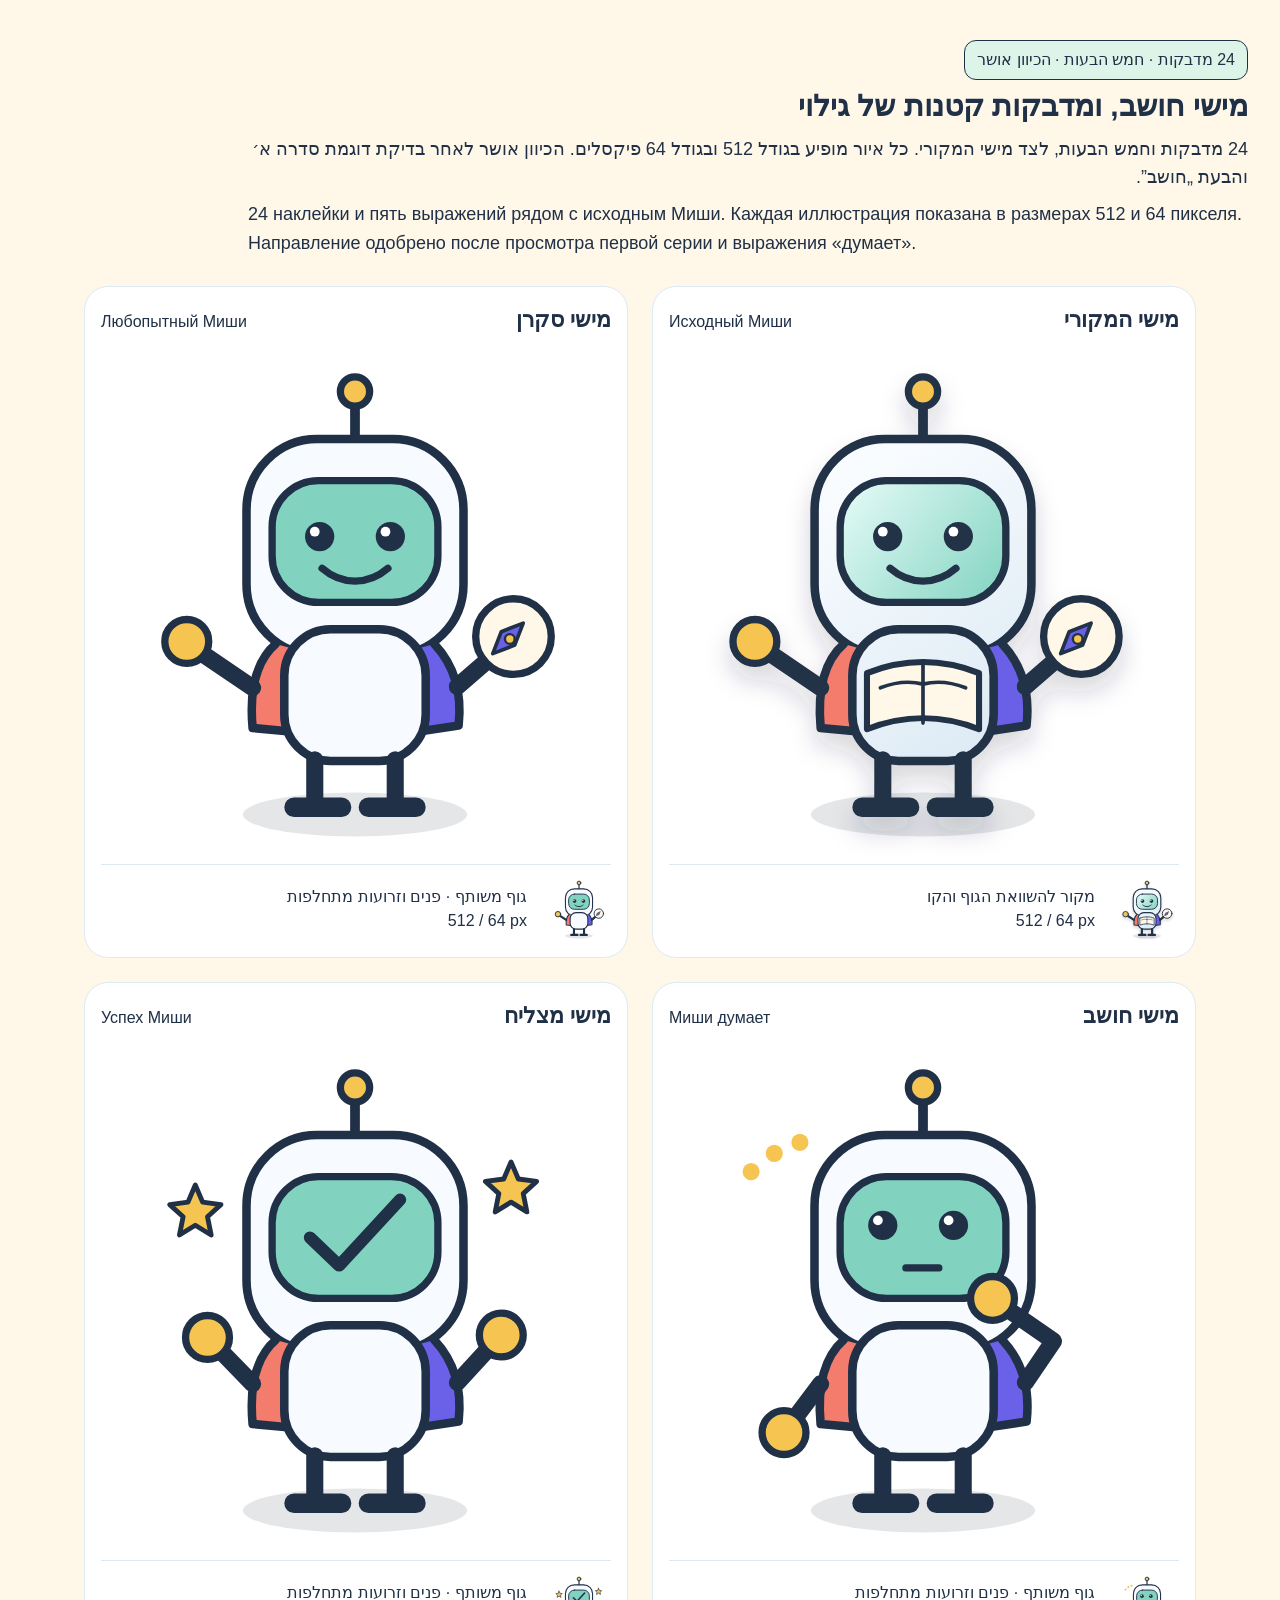
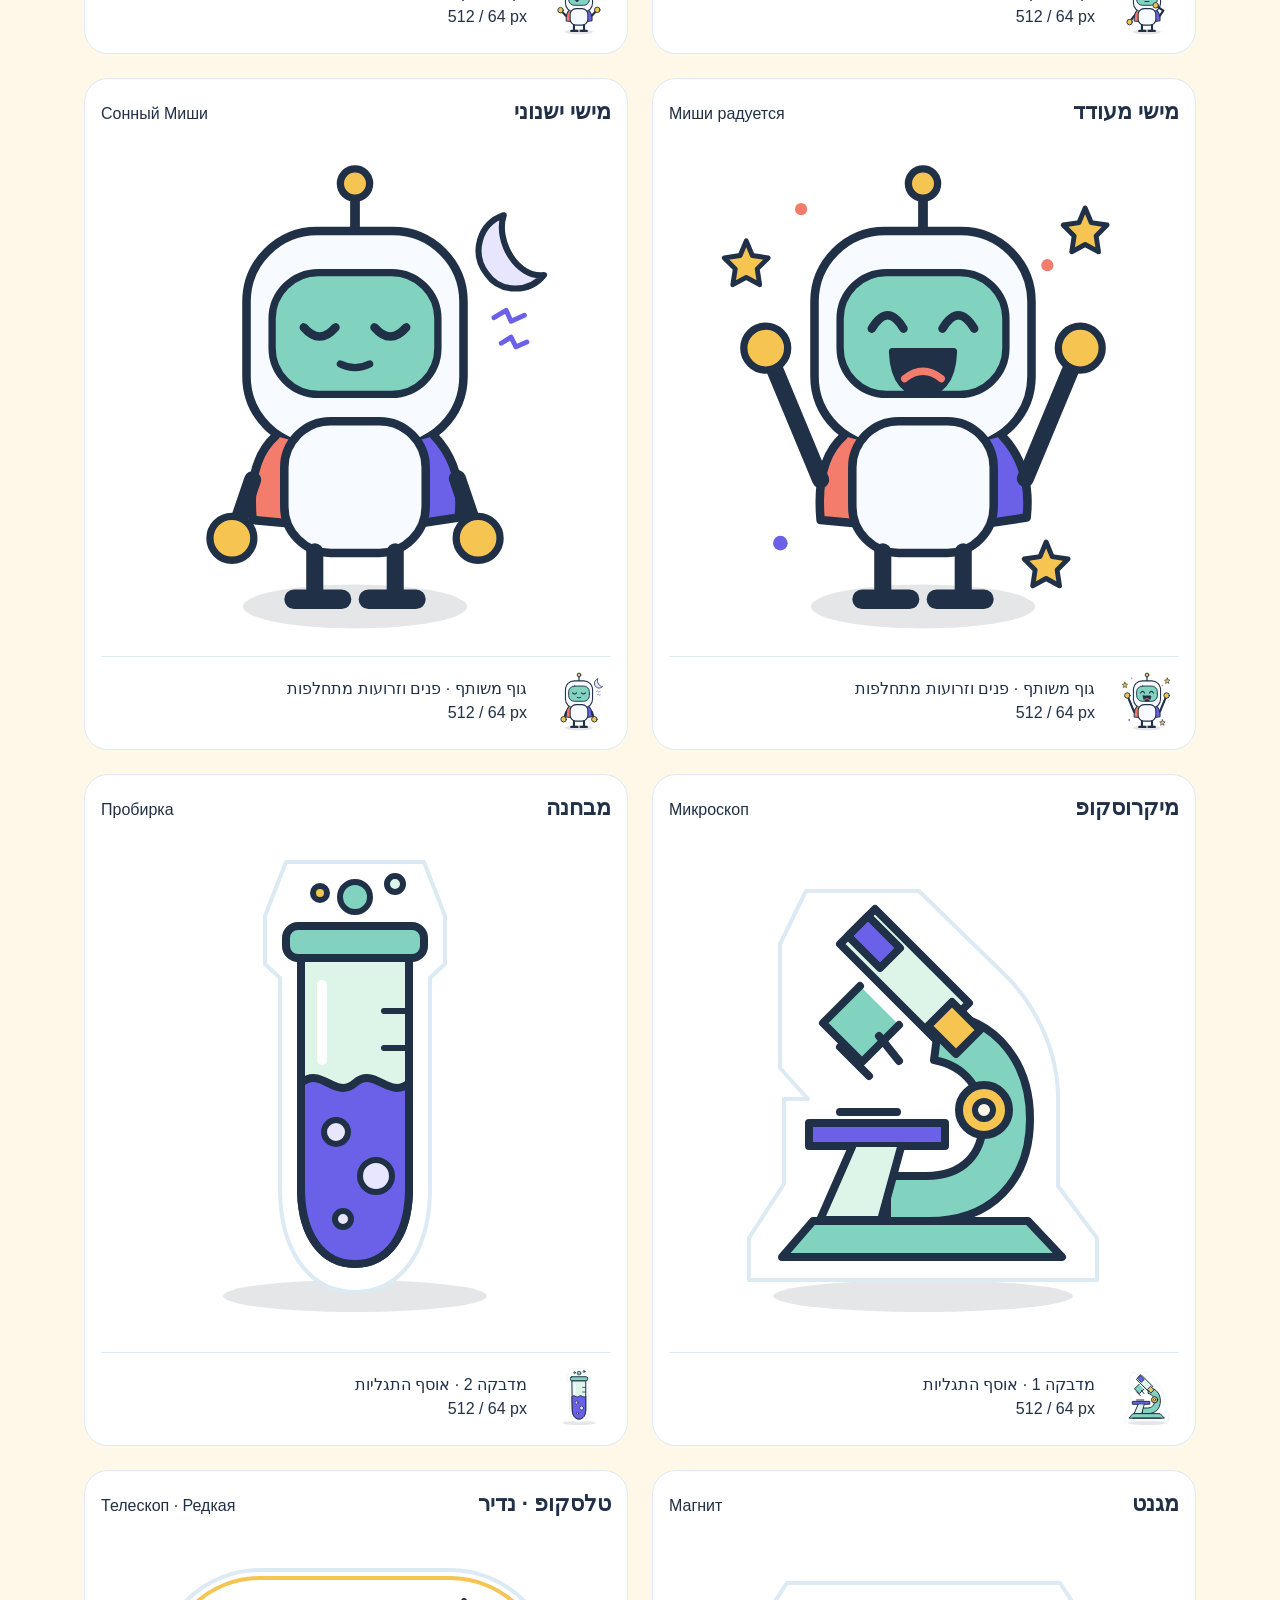
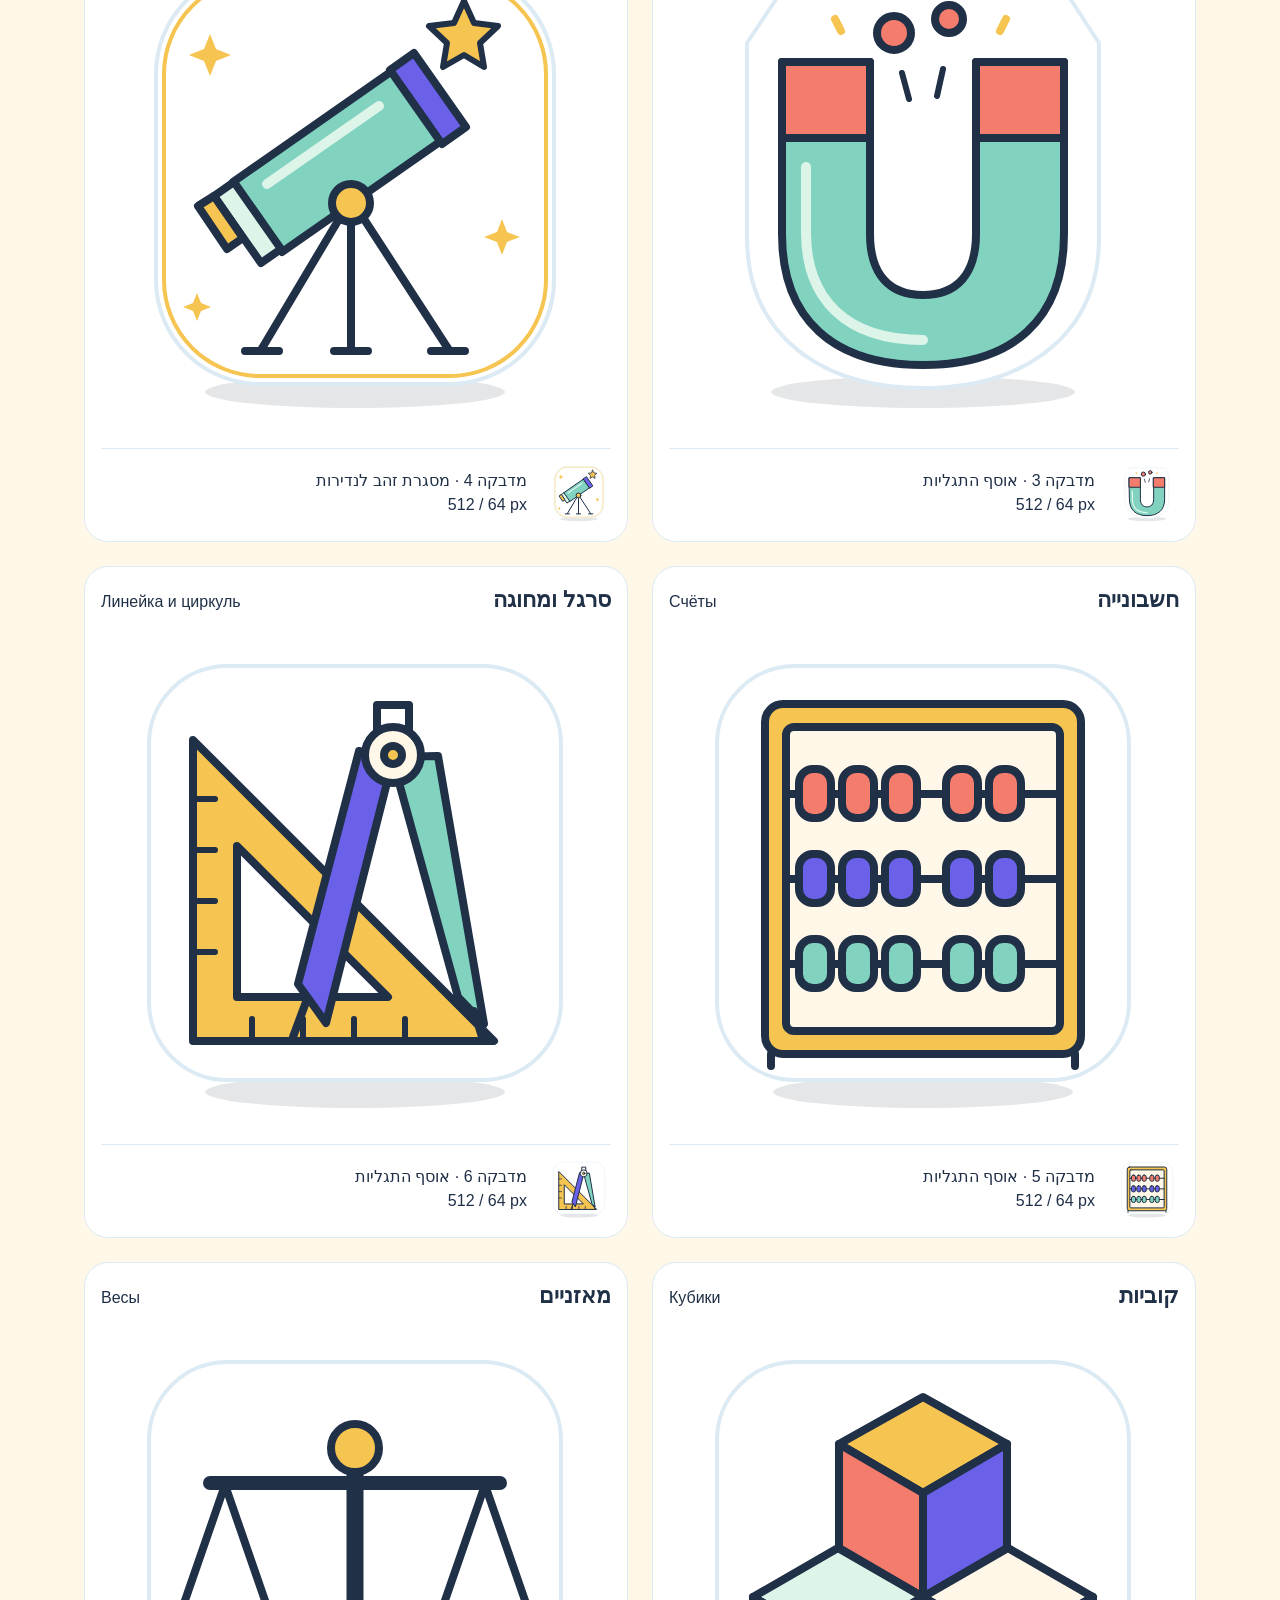
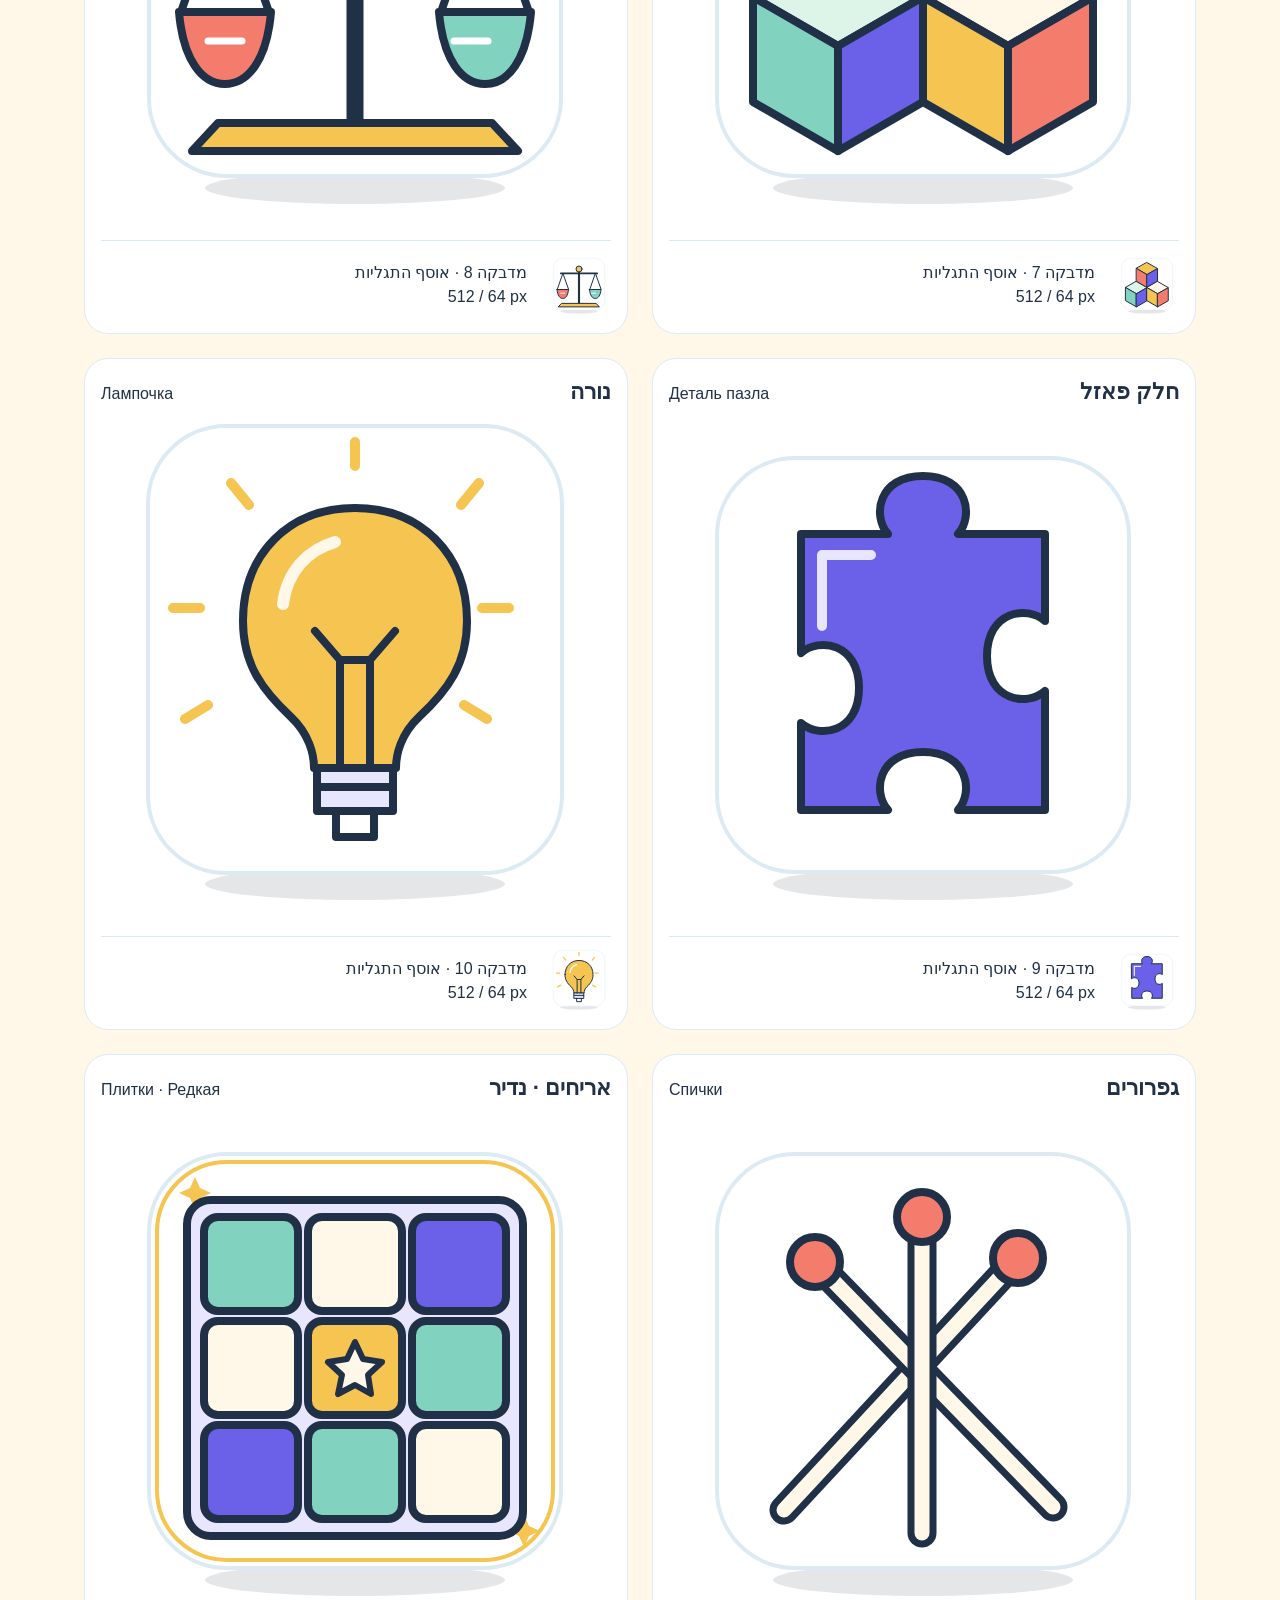
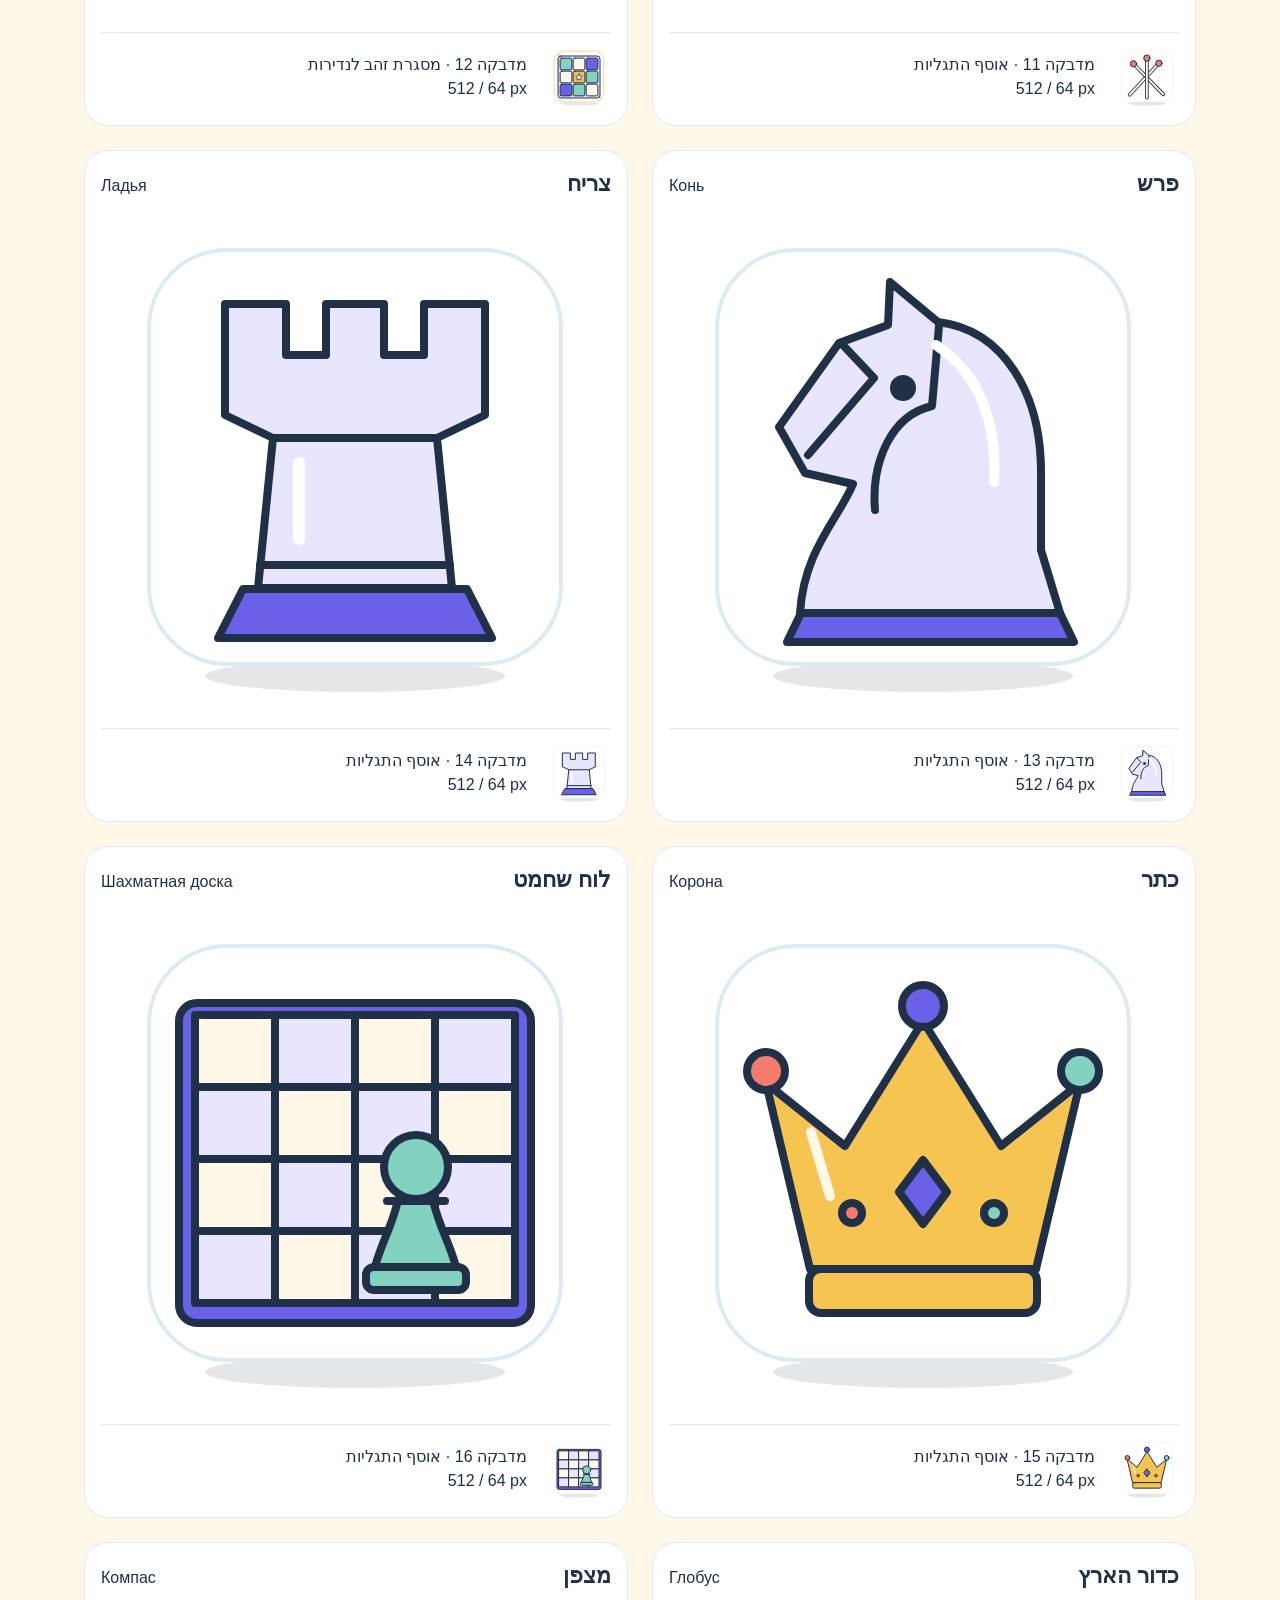
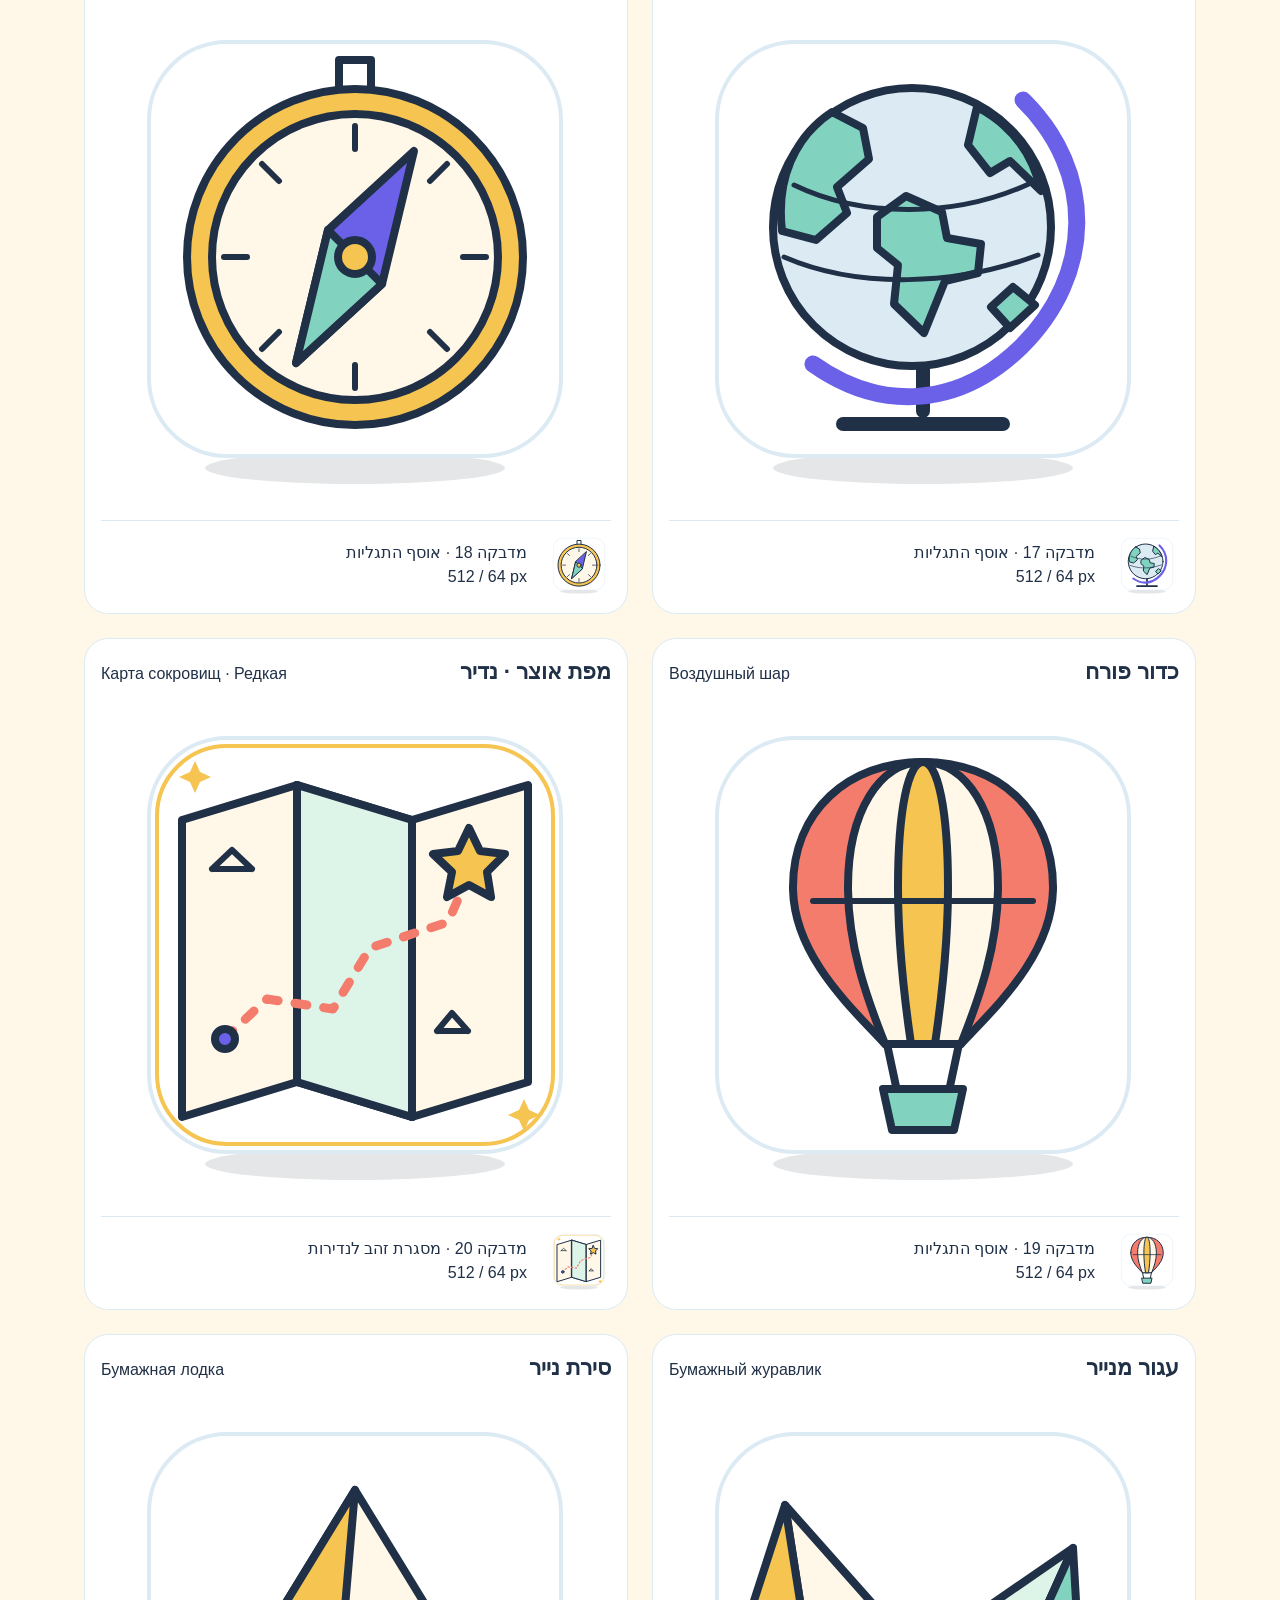
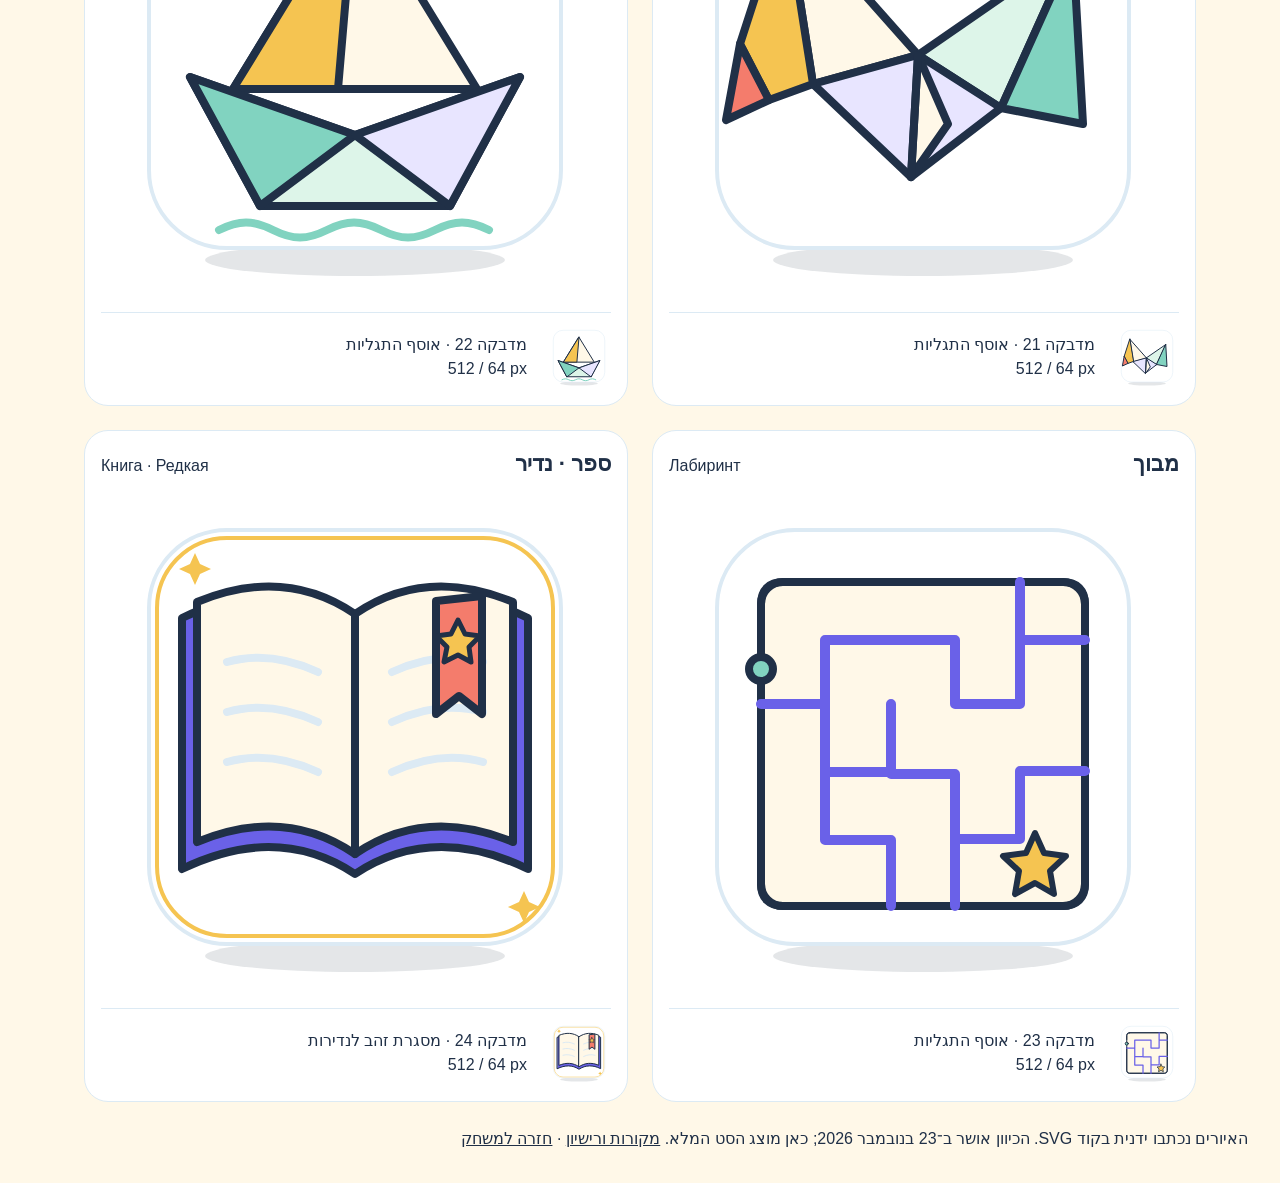
<file: design/art-review.html>
<!doctype html>
<html lang="he" dir="rtl">
<head>
  <meta charset="utf-8">
  <meta name="viewport" content="width=device-width, initial-scale=1">
  <title>מישי והמדבקות — דוגמת איורים לאישור</title>
  <style>
    :root { --paper:#FFF8E8; --ink:#203047; --mint:#DDF5E9; --line:#DCEAF4; --white:#FFFFFF; }
    * { box-sizing:border-box; }
    body { margin:0; padding:32px; background:var(--paper); color:var(--ink); font-family:Arial,sans-serif; }
    header { max-width:1680px; margin:0 auto 28px; }
    h1 { margin:0 0 12px; font-size:30px; }
    header p { max-width:1000px; margin:8px 0; font-size:18px; line-height:1.6; }
    .note { display:inline-block; padding:6px 12px; border:1px solid var(--ink); border-radius:12px; background:var(--mint); font-size:16px; }
    main { display:grid; grid-template-columns:repeat(3, 544px); gap:24px; justify-content:center; }
    figure { margin:0; padding:16px; border:1px solid var(--line); border-radius:24px; background:var(--white); }
    figcaption { display:flex; justify-content:space-between; align-items:baseline; gap:12px; margin-bottom:8px; line-height:1.5; }
    figcaption strong { font-size:22px; }
    figcaption span { font-size:16px; }
    .robot-render svg { width:100%; height:100%; }
    .large { display:block; width:512px; height:512px; object-fit:contain; }
    .small-row { display:flex; gap:20px; align-items:center; margin-top:8px; border-top:1px solid var(--line); padding-top:12px; }
    .small { display:block; width:64px; height:64px; object-fit:contain; }
    .small-row p { margin:0; font-size:16px; line-height:1.5; }
    footer { max-width:1680px; margin:24px auto 0; font-size:16px; line-height:1.6; }
    a { color:var(--ink); }
    @media(max-width:1750px) { main { grid-template-columns:repeat(2,544px); } }
    @media(max-width:1170px) { main { grid-template-columns:minmax(0,544px); } }
    @media(max-width:610px) { body { padding:16px; } figure { padding:12px; } .large { width:100%; height:auto; aspect-ratio:1; } h1 { font-size:26px; } }
  </style>
</head>
<body>
  <header>
    <p class="note">24 מדבקות · חמש הבעות · הכיוון אושר</p>
    <h1>מישי חושב, ומדבקות קטנות של גילוי</h1>
    <p>24 מדבקות וחמש הבעות, לצד מישי המקורי. כל איור מופיע בגודל 512 ובגודל 64 פיקסלים. הכיוון אושר לאחר בדיקת דוגמת סדרה א׳ והבעת „חושב”.</p>
    <p lang="ru" dir="ltr">24 наклейки и пять выражений рядом с исходным Миши. Каждая иллюстрация показана в размерах 512 и 64 пикселя. Направление одобрено после просмотра первой серии и выражения «думает».</p>
  </header>
  <main>
<figure data-sample="original">
      <figcaption><strong>מישי המקורי</strong><span lang="ru" dir="ltr">Исходный Миши</span></figcaption>
      <img class="large" src="../assets/characters/mishi-explorer.svg" alt="מישי המקורי להשוואה" width="512" height="512">
      <div class="small-row"><img class="small" src="../assets/characters/mishi-explorer.svg" alt="מישי המקורי בגודל קטן" width="64" height="64"><p>מקור להשוואת הגוף והקו<br><span lang="ru" dir="ltr">512 / 64 px</span></p></div>
    </figure>
<figure data-sample="idle">
      <figcaption><strong>מישי סקרן</strong><span lang="ru" dir="ltr">Любопытный Миши</span></figcaption>
      <div class="large robot-render" data-mood="idle" aria-label="מישי סקרן" role="img"></div>
      <div class="small-row"><div class="small robot-render" data-mood="idle" aria-label="מישי סקרן" role="img"></div><p>גוף משותף · פנים וזרועות מתחלפות<br><span lang="ru" dir="ltr">512 / 64 px</span></p></div>
    </figure>
<figure data-sample="think">
      <figcaption><strong>מישי חושב</strong><span lang="ru" dir="ltr">Миши думает</span></figcaption>
      <div class="large robot-render" data-mood="think" aria-label="מישי חושב" role="img"></div>
      <div class="small-row"><div class="small robot-render" data-mood="think" aria-label="מישי חושב" role="img"></div><p>גוף משותף · פנים וזרועות מתחלפות<br><span lang="ru" dir="ltr">512 / 64 px</span></p></div>
    </figure>
<figure data-sample="success">
      <figcaption><strong>מישי מצליח</strong><span lang="ru" dir="ltr">Успех Миши</span></figcaption>
      <div class="large robot-render" data-mood="success" aria-label="מישי מצליח" role="img"></div>
      <div class="small-row"><div class="small robot-render" data-mood="success" aria-label="מישי מצליח" role="img"></div><p>גוף משותף · פנים וזרועות מתחלפות<br><span lang="ru" dir="ltr">512 / 64 px</span></p></div>
    </figure>
<figure data-sample="cheer">
      <figcaption><strong>מישי מעודד</strong><span lang="ru" dir="ltr">Миши радуется</span></figcaption>
      <div class="large robot-render" data-mood="cheer" aria-label="מישי מעודד" role="img"></div>
      <div class="small-row"><div class="small robot-render" data-mood="cheer" aria-label="מישי מעודד" role="img"></div><p>גוף משותף · פנים וזרועות מתחלפות<br><span lang="ru" dir="ltr">512 / 64 px</span></p></div>
    </figure>
<figure data-sample="sleepy">
      <figcaption><strong>מישי ישנוני</strong><span lang="ru" dir="ltr">Сонный Миши</span></figcaption>
      <div class="large robot-render" data-mood="sleepy" aria-label="מישי ישנוני" role="img"></div>
      <div class="small-row"><div class="small robot-render" data-mood="sleepy" aria-label="מישי ישנוני" role="img"></div><p>גוף משותף · פנים וזרועות מתחלפות<br><span lang="ru" dir="ltr">512 / 64 px</span></p></div>
    </figure>
<figure data-sample="microscope">
      <figcaption><strong>מיקרוסקופ</strong><span lang="ru" dir="ltr">Микроскоп</span></figcaption>
      <img class="large" src="../assets/stickers/sticker-01-microscope.svg" alt="מיקרוסקופ" width="512" height="512">
      <div class="small-row"><img class="small" src="../assets/stickers/sticker-01-microscope.svg" alt="מיקרוסקופ בגודל קטן" width="64" height="64"><p>מדבקה 1 · אוסף התגליות<br><span lang="ru" dir="ltr">512 / 64 px</span></p></div>
    </figure>
<figure data-sample="test-tube">
      <figcaption><strong>מבחנה</strong><span lang="ru" dir="ltr">Пробирка</span></figcaption>
      <img class="large" src="../assets/stickers/sticker-02-test-tube.svg" alt="מבחנה" width="512" height="512">
      <div class="small-row"><img class="small" src="../assets/stickers/sticker-02-test-tube.svg" alt="מבחנה בגודל קטן" width="64" height="64"><p>מדבקה 2 · אוסף התגליות<br><span lang="ru" dir="ltr">512 / 64 px</span></p></div>
    </figure>
<figure data-sample="magnet">
      <figcaption><strong>מגנט</strong><span lang="ru" dir="ltr">Магнит</span></figcaption>
      <img class="large" src="../assets/stickers/sticker-03-magnet.svg" alt="מגנט" width="512" height="512">
      <div class="small-row"><img class="small" src="../assets/stickers/sticker-03-magnet.svg" alt="מגנט בגודל קטן" width="64" height="64"><p>מדבקה 3 · אוסף התגליות<br><span lang="ru" dir="ltr">512 / 64 px</span></p></div>
    </figure>
<figure data-sample="telescope">
      <figcaption><strong>טלסקופ · נדיר</strong><span lang="ru" dir="ltr">Телескоп · Редкая</span></figcaption>
      <img class="large" src="../assets/stickers/sticker-04-telescope.svg" alt="טלסקופ" width="512" height="512">
      <div class="small-row"><img class="small" src="../assets/stickers/sticker-04-telescope.svg" alt="טלסקופ בגודל קטן" width="64" height="64"><p>מדבקה 4 · מסגרת זהב לנדירות<br><span lang="ru" dir="ltr">512 / 64 px</span></p></div>
    </figure>
<figure data-sample="abacus">
      <figcaption><strong>חשבונייה</strong><span lang="ru" dir="ltr">Счёты</span></figcaption>
      <img class="large" src="../assets/stickers/sticker-05-abacus.svg" alt="חשבונייה" width="512" height="512">
      <div class="small-row"><img class="small" src="../assets/stickers/sticker-05-abacus.svg" alt="חשבונייה בגודל קטן" width="64" height="64"><p>מדבקה 5 · אוסף התגליות<br><span lang="ru" dir="ltr">512 / 64 px</span></p></div>
    </figure>
<figure data-sample="ruler-compass">
      <figcaption><strong>סרגל ומחוגה</strong><span lang="ru" dir="ltr">Линейка и циркуль</span></figcaption>
      <img class="large" src="../assets/stickers/sticker-06-ruler-compass.svg" alt="סרגל ומחוגה" width="512" height="512">
      <div class="small-row"><img class="small" src="../assets/stickers/sticker-06-ruler-compass.svg" alt="סרגל ומחוגה בגודל קטן" width="64" height="64"><p>מדבקה 6 · אוסף התגליות<br><span lang="ru" dir="ltr">512 / 64 px</span></p></div>
    </figure>
<figure data-sample="cubes">
      <figcaption><strong>קוביות</strong><span lang="ru" dir="ltr">Кубики</span></figcaption>
      <img class="large" src="../assets/stickers/sticker-07-cubes.svg" alt="קוביות" width="512" height="512">
      <div class="small-row"><img class="small" src="../assets/stickers/sticker-07-cubes.svg" alt="קוביות בגודל קטן" width="64" height="64"><p>מדבקה 7 · אוסף התגליות<br><span lang="ru" dir="ltr">512 / 64 px</span></p></div>
    </figure>
<figure data-sample="balance">
      <figcaption><strong>מאזניים</strong><span lang="ru" dir="ltr">Весы</span></figcaption>
      <img class="large" src="../assets/stickers/sticker-08-balance.svg" alt="מאזניים" width="512" height="512">
      <div class="small-row"><img class="small" src="../assets/stickers/sticker-08-balance.svg" alt="מאזניים בגודל קטן" width="64" height="64"><p>מדבקה 8 · אוסף התגליות<br><span lang="ru" dir="ltr">512 / 64 px</span></p></div>
    </figure>
<figure data-sample="puzzle-piece">
      <figcaption><strong>חלק פאזל</strong><span lang="ru" dir="ltr">Деталь пазла</span></figcaption>
      <img class="large" src="../assets/stickers/sticker-09-puzzle-piece.svg" alt="חלק פאזל" width="512" height="512">
      <div class="small-row"><img class="small" src="../assets/stickers/sticker-09-puzzle-piece.svg" alt="חלק פאזל בגודל קטן" width="64" height="64"><p>מדבקה 9 · אוסף התגליות<br><span lang="ru" dir="ltr">512 / 64 px</span></p></div>
    </figure>
<figure data-sample="light-bulb">
      <figcaption><strong>נורה</strong><span lang="ru" dir="ltr">Лампочка</span></figcaption>
      <img class="large" src="../assets/stickers/sticker-10-light-bulb.svg" alt="נורה" width="512" height="512">
      <div class="small-row"><img class="small" src="../assets/stickers/sticker-10-light-bulb.svg" alt="נורה בגודל קטן" width="64" height="64"><p>מדבקה 10 · אוסף התגליות<br><span lang="ru" dir="ltr">512 / 64 px</span></p></div>
    </figure>
<figure data-sample="matches">
      <figcaption><strong>גפרורים</strong><span lang="ru" dir="ltr">Спички</span></figcaption>
      <img class="large" src="../assets/stickers/sticker-11-matches.svg" alt="גפרורים" width="512" height="512">
      <div class="small-row"><img class="small" src="../assets/stickers/sticker-11-matches.svg" alt="גפרורים בגודל קטן" width="64" height="64"><p>מדבקה 11 · אוסף התגליות<br><span lang="ru" dir="ltr">512 / 64 px</span></p></div>
    </figure>
<figure data-sample="tiles">
      <figcaption><strong>אריחים · נדיר</strong><span lang="ru" dir="ltr">Плитки · Редкая</span></figcaption>
      <img class="large" src="../assets/stickers/sticker-12-tiles.svg" alt="אריחים" width="512" height="512">
      <div class="small-row"><img class="small" src="../assets/stickers/sticker-12-tiles.svg" alt="אריחים בגודל קטן" width="64" height="64"><p>מדבקה 12 · מסגרת זהב לנדירות<br><span lang="ru" dir="ltr">512 / 64 px</span></p></div>
    </figure>
<figure data-sample="knight">
      <figcaption><strong>פרש</strong><span lang="ru" dir="ltr">Конь</span></figcaption>
      <img class="large" src="../assets/stickers/sticker-13-knight.svg" alt="פרש" width="512" height="512">
      <div class="small-row"><img class="small" src="../assets/stickers/sticker-13-knight.svg" alt="פרש בגודל קטן" width="64" height="64"><p>מדבקה 13 · אוסף התגליות<br><span lang="ru" dir="ltr">512 / 64 px</span></p></div>
    </figure>
<figure data-sample="rook">
      <figcaption><strong>צריח</strong><span lang="ru" dir="ltr">Ладья</span></figcaption>
      <img class="large" src="../assets/stickers/sticker-14-rook.svg" alt="צריח" width="512" height="512">
      <div class="small-row"><img class="small" src="../assets/stickers/sticker-14-rook.svg" alt="צריח בגודל קטן" width="64" height="64"><p>מדבקה 14 · אוסף התגליות<br><span lang="ru" dir="ltr">512 / 64 px</span></p></div>
    </figure>
<figure data-sample="crown">
      <figcaption><strong>כתר</strong><span lang="ru" dir="ltr">Корона</span></figcaption>
      <img class="large" src="../assets/stickers/sticker-15-crown.svg" alt="כתר" width="512" height="512">
      <div class="small-row"><img class="small" src="../assets/stickers/sticker-15-crown.svg" alt="כתר בגודל קטן" width="64" height="64"><p>מדבקה 15 · אוסף התגליות<br><span lang="ru" dir="ltr">512 / 64 px</span></p></div>
    </figure>
<figure data-sample="chess-board">
      <figcaption><strong>לוח שחמט</strong><span lang="ru" dir="ltr">Шахматная доска</span></figcaption>
      <img class="large" src="../assets/stickers/sticker-16-chess-board.svg" alt="לוח שחמט" width="512" height="512">
      <div class="small-row"><img class="small" src="../assets/stickers/sticker-16-chess-board.svg" alt="לוח שחמט בגודל קטן" width="64" height="64"><p>מדבקה 16 · אוסף התגליות<br><span lang="ru" dir="ltr">512 / 64 px</span></p></div>
    </figure>
<figure data-sample="globe">
      <figcaption><strong>כדור הארץ</strong><span lang="ru" dir="ltr">Глобус</span></figcaption>
      <img class="large" src="../assets/stickers/sticker-17-globe.svg" alt="כדור הארץ" width="512" height="512">
      <div class="small-row"><img class="small" src="../assets/stickers/sticker-17-globe.svg" alt="כדור הארץ בגודל קטן" width="64" height="64"><p>מדבקה 17 · אוסף התגליות<br><span lang="ru" dir="ltr">512 / 64 px</span></p></div>
    </figure>
<figure data-sample="compass">
      <figcaption><strong>מצפן</strong><span lang="ru" dir="ltr">Компас</span></figcaption>
      <img class="large" src="../assets/stickers/sticker-18-compass.svg" alt="מצפן" width="512" height="512">
      <div class="small-row"><img class="small" src="../assets/stickers/sticker-18-compass.svg" alt="מצפן בגודל קטן" width="64" height="64"><p>מדבקה 18 · אוסף התגליות<br><span lang="ru" dir="ltr">512 / 64 px</span></p></div>
    </figure>
<figure data-sample="balloon">
      <figcaption><strong>כדור פורח</strong><span lang="ru" dir="ltr">Воздушный шар</span></figcaption>
      <img class="large" src="../assets/stickers/sticker-19-balloon.svg" alt="כדור פורח" width="512" height="512">
      <div class="small-row"><img class="small" src="../assets/stickers/sticker-19-balloon.svg" alt="כדור פורח בגודל קטן" width="64" height="64"><p>מדבקה 19 · אוסף התגליות<br><span lang="ru" dir="ltr">512 / 64 px</span></p></div>
    </figure>
<figure data-sample="treasure-map">
      <figcaption><strong>מפת אוצר · נדיר</strong><span lang="ru" dir="ltr">Карта сокровищ · Редкая</span></figcaption>
      <img class="large" src="../assets/stickers/sticker-20-treasure-map.svg" alt="מפת אוצר" width="512" height="512">
      <div class="small-row"><img class="small" src="../assets/stickers/sticker-20-treasure-map.svg" alt="מפת אוצר בגודל קטן" width="64" height="64"><p>מדבקה 20 · מסגרת זהב לנדירות<br><span lang="ru" dir="ltr">512 / 64 px</span></p></div>
    </figure>
<figure data-sample="crane">
      <figcaption><strong>עגור מנייר</strong><span lang="ru" dir="ltr">Бумажный журавлик</span></figcaption>
      <img class="large" src="../assets/stickers/sticker-21-crane.svg" alt="עגור מנייר" width="512" height="512">
      <div class="small-row"><img class="small" src="../assets/stickers/sticker-21-crane.svg" alt="עגור מנייר בגודל קטן" width="64" height="64"><p>מדבקה 21 · אוסף התגליות<br><span lang="ru" dir="ltr">512 / 64 px</span></p></div>
    </figure>
<figure data-sample="paper-boat">
      <figcaption><strong>סירת נייר</strong><span lang="ru" dir="ltr">Бумажная лодка</span></figcaption>
      <img class="large" src="../assets/stickers/sticker-22-paper-boat.svg" alt="סירת נייר" width="512" height="512">
      <div class="small-row"><img class="small" src="../assets/stickers/sticker-22-paper-boat.svg" alt="סירת נייר בגודל קטן" width="64" height="64"><p>מדבקה 22 · אוסף התגליות<br><span lang="ru" dir="ltr">512 / 64 px</span></p></div>
    </figure>
<figure data-sample="maze">
      <figcaption><strong>מבוך</strong><span lang="ru" dir="ltr">Лабиринт</span></figcaption>
      <img class="large" src="../assets/stickers/sticker-23-maze.svg" alt="מבוך" width="512" height="512">
      <div class="small-row"><img class="small" src="../assets/stickers/sticker-23-maze.svg" alt="מבוך בגודל קטן" width="64" height="64"><p>מדבקה 23 · אוסף התגליות<br><span lang="ru" dir="ltr">512 / 64 px</span></p></div>
    </figure>
<figure data-sample="book">
      <figcaption><strong>ספר · נדיר</strong><span lang="ru" dir="ltr">Книга · Редкая</span></figcaption>
      <img class="large" src="../assets/stickers/sticker-24-book.svg" alt="ספר" width="512" height="512">
      <div class="small-row"><img class="small" src="../assets/stickers/sticker-24-book.svg" alt="ספר בגודל קטן" width="64" height="64"><p>מדבקה 24 · מסגרת זהב לנדירות<br><span lang="ru" dir="ltr">512 / 64 px</span></p></div>
    </figure>
  </main>
  <footer>האיורים נכתבו ידנית בקוד SVG. הכיוון אושר ב־23 בנובמבר 2026; כאן מוצג הסט המלא. <a href="../assets/ATTRIBUTION.md">מקורות ורישיון</a> · <a href="../">חזרה למשחק</a></footer>
  <script>
    window.artReady = fetch('../assets/characters/mishi.svg').then(response => {
      if (!response.ok) throw new Error('Mishi SVG failed to load');
      return response.text();
    }).then(source => {
      const svg = new DOMParser().parseFromString(source, 'image/svg+xml').documentElement;
      document.querySelectorAll('.robot-render').forEach(host => {
        const clone = svg.cloneNode(true);
        clone.querySelectorAll('[id]').forEach(el => el.removeAttribute('id'));
        clone.querySelectorAll('g[data-mood]').forEach(group => group.setAttribute('display', group.dataset.mood === host.dataset.mood ? 'inline' : 'none'));
        clone.setAttribute('aria-hidden', 'true');
        host.append(clone);
      });
    });
  </script>
</body>
</html>
</file>
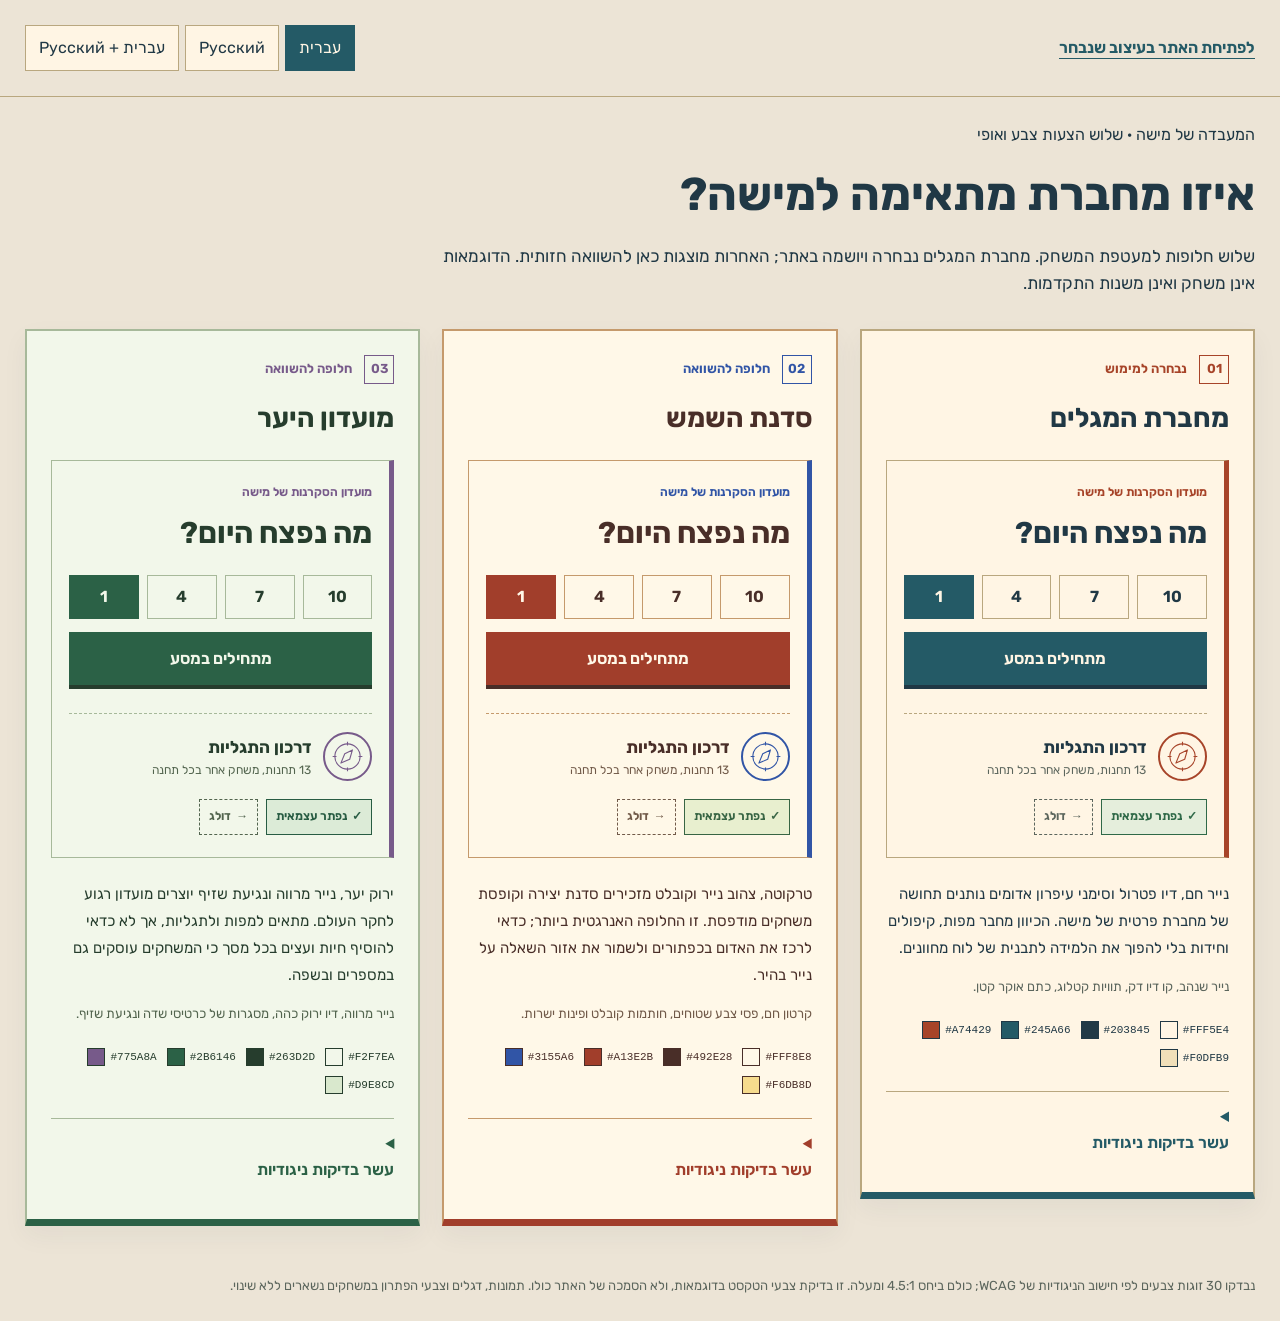
<file: design/color-studies.html>
<!doctype html><html lang="he" dir="rtl"><head><meta charset="utf-8"><meta name="viewport" content="width=device-width,initial-scale=1"><title>שלוש חלופות עיצוב — המעבדה של מישה</title><style>
@font-face{font-family:StudyRubik;src:url('../assets/fonts/rubik-hebrew-wght-normal.woff2') format('woff2');font-weight:300 900;unicode-range:U+0590-05FF,U+200C-2010,U+20AA,U+FB1D-FB4F;font-display:swap}@font-face{font-family:StudyRubik;src:url('../assets/fonts/rubik-cyrillic-wght-normal.woff2') format('woff2');font-weight:300 900;unicode-range:U+0400-045F,U+0490-0491;font-display:swap}@font-face{font-family:StudyRubik;src:url('../assets/fonts/rubik-latin-wght-normal.woff2') format('woff2');font-weight:300 900;font-display:swap}
*{box-sizing:border-box}body{margin:0;background:#ece4d6;color:#203845;font-family:StudyRubik,Arial,sans-serif;line-height:1.6}body[data-lang=he] .lang-ru,body[data-lang=ru] .lang-he{display:none}.lang-he,.lang-ru{display:block}.lang-ru{direction:ltr}body[data-lang=both] .lang-ru{font-size:.86em;margin-top:4px}header,main,footer{max-width:1450px;margin:auto;padding:25px}header{display:flex;justify-content:space-between;align-items:center;gap:20px;border-bottom:1px solid #b9a77f}header a{color:#245a66;font-weight:650;text-underline-offset:5px}.study-language{display:flex;gap:6px;flex-wrap:wrap}.study-language button{font:inherit;background:#fff5e4;border:1px solid #b9a77f;color:#203845;padding:9px 13px;min-height:44px;cursor:pointer}.study-language button[aria-pressed=true]{background:#245a66;color:#fff5e4;border-color:#245a66}h1{font-size:clamp(30px,4vw,46px);line-height:1.3;margin:18px 0}.intro{max-width:900px;margin-bottom:32px}.intro p{font-size:17px;max-width:830px}.studies{display:grid;grid-template-columns:repeat(3,minmax(0,1fr));gap:22px;align-items:start}.study-card{background:var(--paper);color:var(--ink);border:2px solid var(--border);border-bottom:7px solid var(--primary);padding:24px;min-width:0;box-shadow:0 10px 24px #2038450d}.study-label{display:flex;gap:12px;align-items:center;color:var(--accent);font-size:13px;font-weight:650}.study-label>span:first-child{border:1px solid var(--accent);min-width:30px;text-align:center;padding:3px}h2{font-size:27px;margin:16px 0 23px;line-height:1.35}h3{font-size:30px;line-height:1.3;margin:12px 0 22px}.study-sample{position:relative;padding:22px 17px;border:1px solid var(--border);border-inline-start:5px solid var(--accent);background:var(--paper)}.sample-club{color:var(--accent);font-size:12px;font-weight:650}.sample-levels{display:flex;gap:8px;direction:ltr;justify-content:space-between}.sample-levels>span{border:1px solid var(--border);background:var(--paper);color:var(--ink);display:grid;place-items:center;min-width:42px;min-height:44px;flex:1;font-weight:650}.sample-levels>.sample-selected{background:var(--primary);color:var(--onPrimary);border-color:var(--primary)}.sample-action{margin-top:13px;background:var(--primary);color:var(--onPrimary);padding:14px 9px;text-align:center;font-weight:650;min-height:50px;border-bottom:4px solid var(--ink)}.sample-passport{display:flex;align-items:center;gap:12px;margin-top:24px;padding-top:18px;border-top:1px dashed var(--border)}.sample-passport strong{display:block;font-size:17px}.sample-passport>div:last-child>span{display:block;font-size:12px;color:var(--muted)}.sample-stamp{flex:0 0 49px;height:49px;border:2px solid var(--accent);border-radius:50%;color:var(--accent);background:var(--paper);padding:6px}.sample-stamp svg{display:block;width:100%;height:100%;fill:none;stroke:currentColor;stroke-width:2;stroke-linejoin:round}.sample-statuses{display:flex;flex-wrap:wrap;gap:8px;margin-top:18px;font-size:12px;font-weight:650}.sample-statuses>span{display:flex;align-items:center;gap:5px;padding:7px 9px}.status-solved{background:var(--successSurface);color:var(--success);border:1px solid var(--success)}.status-skipped{background:var(--paper);color:var(--muted);border:1px dashed var(--muted)}.study-reason{font-size:15px;line-height:1.8;margin-top:23px}.study-materials{font-size:13px;color:var(--muted)}.swatches{display:flex;flex-wrap:wrap;gap:10px;list-style:none;margin:24px 0;padding:0}.swatches li{display:flex;align-items:center;gap:5px;font-size:11px;direction:ltr}.swatches i{display:block;width:18px;height:18px;border:1px solid var(--ink)}details{border-top:1px solid var(--border);margin-top:20px}summary{min-height:44px;padding:12px 0;cursor:pointer;color:var(--primary);font-weight:600}.contrast-list{list-style:none;padding:0;margin:0}.contrast-list li{display:flex;justify-content:space-between;gap:12px;border-top:1px solid var(--border);padding:9px 0;font-size:12px}.contrast-list strong{white-space:nowrap;color:var(--success)}footer{font-size:13px;color:#5c665d}button:focus-visible,a:focus-visible,summary:focus-visible{outline:3px solid #a74429;outline-offset:4px}
@media(max-width:1050px){.studies{grid-template-columns:1fr}.study-card{max-width:680px;width:100%;margin:auto}.intro{max-width:680px;margin-inline:auto}header{flex-wrap:wrap}main,header,footer{padding:20px 16px}}@media(max-width:400px){.study-card{padding:20px 15px}.study-sample{padding:18px 12px}.study-language button{padding:8px 10px}h3{font-size:27px}.sample-levels{gap:6px}.sample-levels>span{min-width:38px}.sample-passport{gap:9px}}
</style></head><body data-lang="he"><header><a href="../#journey"><span class="lang-he">לפתיחת האתר בעיצוב שנבחר</span><span class="lang-ru" lang="ru">Открыть сайт с выбранным дизайном</span></a><nav class="study-language" aria-label="שפת ההשוואה / Язык сравнения"><button data-lang="he" aria-pressed="true">עברית</button><button data-lang="ru" aria-pressed="false">Русский</button><button data-lang="both" aria-pressed="false">עברית + Русский</button></nav></header><main><div class="intro"><div><span class="lang-he">המעבדה של מישה · שלוש הצעות צבע ואופי</span><span class="lang-ru" lang="ru">Лаборатория Миши · три варианта цвета и характера</span></div><h1><span class="lang-he">איזו מחברת מתאימה למישה?</span><span class="lang-ru" lang="ru">Какой блокнот подойдёт Мише?</span></h1><p><span class="lang-he">שלוש חלופות למעטפת המשחק. מחברת המגלים נבחרה ויושמה באתר; האחרות מוצגות כאן להשוואה חזותית. הדוגמאות אינן משחק ואינן משנות התקדמות.</span><span class="lang-ru" lang="ru">Три варианта оформления. «Блокнот исследователя» выбран для сайта; остальные показаны для сравнения. Это примеры оформления, они не меняют прогресс.</span></p></div><div class="studies"><article class="study-card recommended" data-direction="explorer-notebook" style="--paper:#FFF5E4;--ink:#203845;--primary:#245A66;--onPrimary:#FFF5E4;--accent:#A74429;--surface:#F0DFB9;--border:#B9A77F;--muted:#5C665D;--success:#2F6948;--successSurface:#E5EEDC"><div class="study-label"><span dir="ltr">01</span><span class="lang-he">נבחרה למימוש</span><span class="lang-ru" lang="ru">Выбрано для сайта</span></div><h2><span class="lang-he">מחברת המגלים</span><span class="lang-ru" lang="ru">Блокнот исследователя</span></h2><div class="study-sample"><div class="sample-club"><span class="lang-he">מועדון הסקרנות של מישה</span><span class="lang-ru" lang="ru">Клуб любопытства Миши</span></div><h3><span class="lang-he">מה נפצח היום?</span><span class="lang-ru" lang="ru">Что разгадаем сегодня?</span></h3><div class="sample-levels" aria-label="דוגמת כפתורים / Пример кнопок"><span class="sample-selected">1</span><span>4</span><span>7</span><span>10</span></div><div class="sample-action"><span class="lang-he">מתחילים במסע</span><span class="lang-ru" lang="ru">Начинаем путешествие</span></div><div class="sample-passport"><div class="sample-stamp"><svg viewBox="0 0 60 60" aria-hidden="true"><circle cx="30" cy="30" r="23"/><path d="m39 18-5 17-16 7 7-17zM30 3v7m0 40v7M3 30h7m40 0h7"/></svg></div><div><strong><span class="lang-he">דרכון התגליות</span><span class="lang-ru" lang="ru">Паспорт открытий</span></strong><span><span class="lang-he">13 תחנות, משחק אחר בכל תחנה</span><span class="lang-ru" lang="ru">13 станций, на каждой — новая игра</span></span></div></div><div class="sample-statuses"><span class="status-solved">✓ <span class="lang-he">נפתר עצמאית</span><span class="lang-ru" lang="ru">Решено самостоятельно</span></span><span class="status-skipped">→ <span class="lang-he">דולג</span><span class="lang-ru" lang="ru">Пропущено</span></span></div></div><p class="study-reason"><span class="lang-he">נייר חם, דיו פטרול וסימני עיפרון אדומים נותנים תחושה של מחברת פרטית של מישה. הכיוון מחבר מפות, קיפולים וחידות בלי להפוך את הלמידה לתבנית של לוח מחוונים.</span><span class="lang-ru" lang="ru">Тёплая бумага, чернила цвета морской волны и красные карандашные отметки напоминают личный блокнот Миши. Такой стиль объединяет карты, оригами и задачи без ощущения стандартной панели.</span></p><p class="study-materials"><span class="lang-he">נייר שנהב, קו דיו דק, תוויות קטלוג, כתם אוקר קטן.</span><span class="lang-ru" lang="ru">Бумага цвета слоновой кости, тонкая чернильная линия, подписи-каталоги и небольшая охристая метка.</span></p><ul class="swatches"><li><i style="background:#FFF5E4" aria-hidden="true"></i><code>#FFF5E4</code></li><li><i style="background:#203845" aria-hidden="true"></i><code>#203845</code></li><li><i style="background:#245A66" aria-hidden="true"></i><code>#245A66</code></li><li><i style="background:#A74429" aria-hidden="true"></i><code>#A74429</code></li><li><i style="background:#F0DFB9" aria-hidden="true"></i><code>#F0DFB9</code></li></ul><details><summary><span class="lang-he">עשר בדיקות ניגודיות</span><span class="lang-ru" lang="ru">Десять проверок контраста</span></summary><ul class="contrast-list"><li><span><span class="lang-he">דיו על נייר</span><span class="lang-ru" lang="ru">Чернила на бумаге</span></span><strong dir="ltr">11.34:1 ✓</strong></li><li><span><span class="lang-he">דיו על משטח צבעוני</span><span class="lang-ru" lang="ru">Чернила на цветной панели</span></span><strong dir="ltr">9.32:1 ✓</strong></li><li><span><span class="lang-he">טקסט בכפתור ראשי</span><span class="lang-ru" lang="ru">Текст основной кнопки</span></span><strong dir="ltr">7.12:1 ✓</strong></li><li><span><span class="lang-he">קישור על נייר</span><span class="lang-ru" lang="ru">Ссылка на бумаге</span></span><strong dir="ltr">7.12:1 ✓</strong></li><li><span><span class="lang-he">קישור על משטח</span><span class="lang-ru" lang="ru">Ссылка на панели</span></span><strong dir="ltr">5.85:1 ✓</strong></li><li><span><span class="lang-he">הדגשה על נייר</span><span class="lang-ru" lang="ru">Акцент на бумаге</span></span><strong dir="ltr">5.55:1 ✓</strong></li><li><span><span class="lang-he">הדגשה על משטח</span><span class="lang-ru" lang="ru">Акцент на панели</span></span><strong dir="ltr">4.56:1 ✓</strong></li><li><span><span class="lang-he">טקסט משני על נייר</span><span class="lang-ru" lang="ru">Вторичный текст на бумаге</span></span><strong dir="ltr">5.53:1 ✓</strong></li><li><span><span class="lang-he">טקסט משני על משטח</span><span class="lang-ru" lang="ru">Вторичный текст на панели</span></span><strong dir="ltr">4.54:1 ✓</strong></li><li><span><span class="lang-he">טקסט הצלחה על תג הצלחה</span><span class="lang-ru" lang="ru">Текст успешного результата</span></span><strong dir="ltr">5.44:1 ✓</strong></li></ul></details></article><article class="study-card " data-direction="sun-workshop" style="--paper:#FFF8E8;--ink:#492E28;--primary:#A13E2B;--onPrimary:#FFF8E8;--accent:#3155A6;--surface:#F6DB8D;--border:#C59A6C;--muted:#715A49;--success:#386544;--successSurface:#E8EFCF"><div class="study-label"><span dir="ltr">02</span><span class="lang-he">חלופה להשוואה</span><span class="lang-ru" lang="ru">Альтернатива</span></div><h2><span class="lang-he">סדנת השמש</span><span class="lang-ru" lang="ru">Солнечная мастерская</span></h2><div class="study-sample"><div class="sample-club"><span class="lang-he">מועדון הסקרנות של מישה</span><span class="lang-ru" lang="ru">Клуб любопытства Миши</span></div><h3><span class="lang-he">מה נפצח היום?</span><span class="lang-ru" lang="ru">Что разгадаем сегодня?</span></h3><div class="sample-levels" aria-label="דוגמת כפתורים / Пример кнопок"><span class="sample-selected">1</span><span>4</span><span>7</span><span>10</span></div><div class="sample-action"><span class="lang-he">מתחילים במסע</span><span class="lang-ru" lang="ru">Начинаем путешествие</span></div><div class="sample-passport"><div class="sample-stamp"><svg viewBox="0 0 60 60" aria-hidden="true"><circle cx="30" cy="30" r="23"/><path d="m39 18-5 17-16 7 7-17zM30 3v7m0 40v7M3 30h7m40 0h7"/></svg></div><div><strong><span class="lang-he">דרכון התגליות</span><span class="lang-ru" lang="ru">Паспорт открытий</span></strong><span><span class="lang-he">13 תחנות, משחק אחר בכל תחנה</span><span class="lang-ru" lang="ru">13 станций, на каждой — новая игра</span></span></div></div><div class="sample-statuses"><span class="status-solved">✓ <span class="lang-he">נפתר עצמאית</span><span class="lang-ru" lang="ru">Решено самостоятельно</span></span><span class="status-skipped">→ <span class="lang-he">דולג</span><span class="lang-ru" lang="ru">Пропущено</span></span></div></div><p class="study-reason"><span class="lang-he">טרקוטה, צהוב נייר וקובלט מזכירים סדנת יצירה וקופסת משחקים מודפסת. זו החלופה האנרגטית ביותר; כדאי לרכז את האדום בכפתורים ולשמור את אזור השאלה על נייר בהיר.</span><span class="lang-ru" lang="ru">Терракотовый, бумажно-жёлтый и кобальтовый напоминают мастерскую и печатную коробку с играми. Это самый энергичный вариант: красный лучше оставить кнопкам, а вопрос — светлой бумаге.</span></p><p class="study-materials"><span class="lang-he">קרטון חם, פסי צבע שטוחים, חותמות קובלט ופינות ישרות.</span><span class="lang-ru" lang="ru">Тёплый картон, ровные цветные полосы, кобальтовые отметки и прямые углы.</span></p><ul class="swatches"><li><i style="background:#FFF8E8" aria-hidden="true"></i><code>#FFF8E8</code></li><li><i style="background:#492E28" aria-hidden="true"></i><code>#492E28</code></li><li><i style="background:#A13E2B" aria-hidden="true"></i><code>#A13E2B</code></li><li><i style="background:#3155A6" aria-hidden="true"></i><code>#3155A6</code></li><li><i style="background:#F6DB8D" aria-hidden="true"></i><code>#F6DB8D</code></li></ul><details><summary><span class="lang-he">עשר בדיקות ניגודיות</span><span class="lang-ru" lang="ru">Десять проверок контраста</span></summary><ul class="contrast-list"><li><span><span class="lang-he">דיו על נייר</span><span class="lang-ru" lang="ru">Чернила на бумаге</span></span><strong dir="ltr">11.64:1 ✓</strong></li><li><span><span class="lang-he">דיו על משטח צבעוני</span><span class="lang-ru" lang="ru">Чернила на цветной панели</span></span><strong dir="ltr">9.05:1 ✓</strong></li><li><span><span class="lang-he">טקסט בכפתור ראשי</span><span class="lang-ru" lang="ru">Текст основной кнопки</span></span><strong dir="ltr">6.13:1 ✓</strong></li><li><span><span class="lang-he">קישור על נייר</span><span class="lang-ru" lang="ru">Ссылка на бумаге</span></span><strong dir="ltr">6.13:1 ✓</strong></li><li><span><span class="lang-he">קישור על משטח</span><span class="lang-ru" lang="ru">Ссылка на панели</span></span><strong dir="ltr">4.77:1 ✓</strong></li><li><span><span class="lang-he">הדגשה על נייר</span><span class="lang-ru" lang="ru">Акцент на бумаге</span></span><strong dir="ltr">6.66:1 ✓</strong></li><li><span><span class="lang-he">הדגשה על משטח</span><span class="lang-ru" lang="ru">Акцент на панели</span></span><strong dir="ltr">5.18:1 ✓</strong></li><li><span><span class="lang-he">טקסט משני על נייר</span><span class="lang-ru" lang="ru">Вторичный текст на бумаге</span></span><strong dir="ltr">6.09:1 ✓</strong></li><li><span><span class="lang-he">טקסט משני על משטח</span><span class="lang-ru" lang="ru">Вторичный текст на панели</span></span><strong dir="ltr">4.73:1 ✓</strong></li><li><span><span class="lang-he">טקסט הצלחה על תג הצלחה</span><span class="lang-ru" lang="ru">Текст успешного результата</span></span><strong dir="ltr">5.68:1 ✓</strong></li></ul></details></article><article class="study-card " data-direction="forest-club" style="--paper:#F2F7EA;--ink:#263D2D;--primary:#2B6146;--onPrimary:#F2F7EA;--accent:#775A8A;--surface:#D9E8CD;--border:#A7B99A;--muted:#53654F;--success:#285C43;--successSurface:#DCEBD7"><div class="study-label"><span dir="ltr">03</span><span class="lang-he">חלופה להשוואה</span><span class="lang-ru" lang="ru">Альтернатива</span></div><h2><span class="lang-he">מועדון היער</span><span class="lang-ru" lang="ru">Лесной клуб</span></h2><div class="study-sample"><div class="sample-club"><span class="lang-he">מועדון הסקרנות של מישה</span><span class="lang-ru" lang="ru">Клуб любопытства Миши</span></div><h3><span class="lang-he">מה נפצח היום?</span><span class="lang-ru" lang="ru">Что разгадаем сегодня?</span></h3><div class="sample-levels" aria-label="דוגמת כפתורים / Пример кнопок"><span class="sample-selected">1</span><span>4</span><span>7</span><span>10</span></div><div class="sample-action"><span class="lang-he">מתחילים במסע</span><span class="lang-ru" lang="ru">Начинаем путешествие</span></div><div class="sample-passport"><div class="sample-stamp"><svg viewBox="0 0 60 60" aria-hidden="true"><circle cx="30" cy="30" r="23"/><path d="m39 18-5 17-16 7 7-17zM30 3v7m0 40v7M3 30h7m40 0h7"/></svg></div><div><strong><span class="lang-he">דרכון התגליות</span><span class="lang-ru" lang="ru">Паспорт открытий</span></strong><span><span class="lang-he">13 תחנות, משחק אחר בכל תחנה</span><span class="lang-ru" lang="ru">13 станций, на каждой — новая игра</span></span></div></div><div class="sample-statuses"><span class="status-solved">✓ <span class="lang-he">נפתר עצמאית</span><span class="lang-ru" lang="ru">Решено самостоятельно</span></span><span class="status-skipped">→ <span class="lang-he">דולג</span><span class="lang-ru" lang="ru">Пропущено</span></span></div></div><p class="study-reason"><span class="lang-he">ירוק יער, נייר מרווה ונגיעת שזיף יוצרים מועדון רגוע לחקר העולם. מתאים למפות ולתגליות, אך לא כדאי להוסיף חיות ועצים בכל מסך כי המשחקים עוסקים גם במספרים ובשפה.</span><span class="lang-ru" lang="ru">Лесной зелёный, шалфейная бумага и немного сливового создают спокойный клуб открытий. Стиль подходит картам, но не стоит заполнять каждый экран деревьями и зверями: здесь есть и математика, и язык.</span></p><p class="study-materials"><span class="lang-he">נייר מרווה, דיו ירוק כהה, מסגרות של כרטיסי שדה ונגיעת שזיף.</span><span class="lang-ru" lang="ru">Шалфейная бумага, тёмно-зелёные чернила, рамки полевых карточек и сливовая метка.</span></p><ul class="swatches"><li><i style="background:#F2F7EA" aria-hidden="true"></i><code>#F2F7EA</code></li><li><i style="background:#263D2D" aria-hidden="true"></i><code>#263D2D</code></li><li><i style="background:#2B6146" aria-hidden="true"></i><code>#2B6146</code></li><li><i style="background:#775A8A" aria-hidden="true"></i><code>#775A8A</code></li><li><i style="background:#D9E8CD" aria-hidden="true"></i><code>#D9E8CD</code></li></ul><details><summary><span class="lang-he">עשר בדיקות ניגודיות</span><span class="lang-ru" lang="ru">Десять проверок контраста</span></summary><ul class="contrast-list"><li><span><span class="lang-he">דיו על נייר</span><span class="lang-ru" lang="ru">Чернила на бумаге</span></span><strong dir="ltr">10.78:1 ✓</strong></li><li><span><span class="lang-he">דיו על משטח צבעוני</span><span class="lang-ru" lang="ru">Чернила на цветной панели</span></span><strong dir="ltr">9.16:1 ✓</strong></li><li><span><span class="lang-he">טקסט בכפתור ראשי</span><span class="lang-ru" lang="ru">Текст основной кнопки</span></span><strong dir="ltr">6.64:1 ✓</strong></li><li><span><span class="lang-he">קישור על נייר</span><span class="lang-ru" lang="ru">Ссылка на бумаге</span></span><strong dir="ltr">6.64:1 ✓</strong></li><li><span><span class="lang-he">קישור על משטח</span><span class="lang-ru" lang="ru">Ссылка на панели</span></span><strong dir="ltr">5.64:1 ✓</strong></li><li><span><span class="lang-he">הדגשה על נייר</span><span class="lang-ru" lang="ru">Акцент на бумаге</span></span><strong dir="ltr">5.33:1 ✓</strong></li><li><span><span class="lang-he">הדגשה על משטח</span><span class="lang-ru" lang="ru">Акцент на панели</span></span><strong dir="ltr">4.53:1 ✓</strong></li><li><span><span class="lang-he">טקסט משני על נייר</span><span class="lang-ru" lang="ru">Вторичный текст на бумаге</span></span><strong dir="ltr">5.77:1 ✓</strong></li><li><span><span class="lang-he">טקסט משני על משטח</span><span class="lang-ru" lang="ru">Вторичный текст на панели</span></span><strong dir="ltr">4.90:1 ✓</strong></li><li><span><span class="lang-he">טקסט הצלחה על תג הצלחה</span><span class="lang-ru" lang="ru">Текст успешного результата</span></span><strong dir="ltr">6.26:1 ✓</strong></li></ul></details></article></div></main><footer><span class="lang-he">נבדקו 30 זוגות צבעים לפי חישוב הניגודיות של WCAG; כולם ביחס 4.5:1 ומעלה. זו בדיקת צבעי הטקסט בדוגמאות, ולא הסמכה של האתר כולו. תמונות, דגלים וצבעי הפתרון במשחקים נשארים ללא שינוי.</span><span class="lang-ru" lang="ru">Проверены 30 цветовых пар по формуле WCAG: контраст каждой не ниже 4,5:1. Это проверка образцов, а не сертификация всего сайта. Фотографии, флаги и цвета заданий не изменяются.</span></footer><script>document.querySelectorAll('[data-lang]').forEach(button=>{if(button.tagName!=='BUTTON')return;button.addEventListener('click',()=>{const lang=button.dataset.lang;document.body.dataset.lang=lang;document.documentElement.lang=lang==='ru'?'ru':'he';document.documentElement.dir=lang==='ru'?'ltr':'rtl';document.querySelectorAll('.study-language button').forEach(b=>b.setAttribute('aria-pressed',String(b===button)));});});</script></body></html>
</file>
<file: tokens.css>
/* The chosen “מחברת המגלים” palette, typography, spacing and motion. */
:root {
  --ink: var(--id-ink);
  --muted: var(--id-muted);
  --purple: var(--id-primary);
  --paper: var(--id-paper);
  --line: var(--id-border);
  --ocean: #7650d6;
  --jungle: #3d9c73;
  --sand: #f1d18a;
  --coral: #e9775b;
  --success: #33a97c;
  --hint: #b66f19;
  --surface-blue: #eff7ff;
  --surface-green: #eaf7f0;
  --surface-orange: #fff1de;
  --surface-violet: #f0eeff;
  --shadow: 0 8px 0 #ded7e7;
  --game-shadow: #443063;
  --id-paper: #fff5e4;
  --id-ink: #203845;
  --id-primary: #245a66;
  --id-on-primary: #fff5e4;
  --id-accent: #a74429;
  --id-surface: #f0dfb9;
  --id-border: #b9a77f;
  --id-muted: #5c665d;
  --id-sheet: #fffcf4;
  --text-secondary: var(--id-muted);
  --accent: var(--id-accent);
  --surface: var(--id-surface);
  --sheet: var(--id-sheet);
  --primary: var(--id-primary);
  --on-primary: var(--id-on-primary);
  --font: "Rubik Variable","Arial Hebrew",Arial,sans-serif;
  --fs-xs: 14px;
  --fs-sm: 15px;
  --fs-md: 18px;
  --fs-lg: 22px;
  --fs-xl: clamp(28px,4vw,44px);
  --fs-second: max(14px,.82em);
  --fs-prompt: max(20px,2.6vh);
  --sp-1: 4px;
  --sp-2: 8px;
  --sp-3: 12px;
  --sp-4: 16px;
  --sp-6: 24px;
  --sp-8: 32px;
  --r-sm: 10px;
  --r-md: 16px;
  --r-lg: 26px;
  --t-fast: 150ms;
  --t-mid: 300ms;
  --t-long: 600ms;
  --ease-bounce: cubic-bezier(.3,1.4,.5,1);
  --swatch-1: #f3f5f6;
  --swatch-2: #eeedf8;
  --swatch-3: #faac52;
  --swatch-4: white;
  --fs-fluid-1: max(14px,.83em);
  --fs-fluid-2: 21px;
  --fs-fluid-3: clamp(30px,5vw,46px);
  --fs-fluid-4: 25px;
  --fs-fluid-5: 27px;
  --swatch-5: #ccd0da;
  --swatch-6: #edeaf9;
  --swatch-7: #dff8ee;
  --swatch-8: #ebe5ff;
  --swatch-9: #f8fbff;
  --swatch-10: #f6f1ff;
  --swatch-11: #fff8ec;
  --swatch-12: #bde9dc;
  --swatch-13: #e4d8ff;
  --swatch-14: rgba(255,255,255,.72);
  --swatch-15: rgba(255,255,255,.8);
  --swatch-16: rgba(61,56,118,.08);
  --swatch-17: #dff5ea;
  --t-3000ms: 3000ms;
  --swatch-18: #fff;
  --swatch-19: #e5e2f3;
  --swatch-20: rgba(60,53,113,.07);
  --swatch-21: #5648bd;
  --swatch-22: #252f47;
  --t-200ms: 200ms;
  --swatch-23: #6557c8;
  --swatch-24: #d9d2ff;
  --swatch-25: rgba(101,87,200,.12);
  --t-1800ms: 1800ms;
  --swatch-26: #9198a7;
  --swatch-27: #728096;
  --swatch-28: #e9f4ee;
  --swatch-29: #24634d;
  --swatch-30: #eeeafd;
  --swatch-31: #5143af;
  --swatch-32: #a9b8c9;
  --fs-fluid-6: 20px;
  --swatch-33: #6d7d91;
  --swatch-34: rgba(188,229,255,.45);
  --swatch-35: rgba(241,209,138,.35);
  --swatch-36: #f8fcff;
  --swatch-37: #fffaf0;
  --swatch-38: #f3f8ff;
  --swatch-39: rgba(255,253,247,.93);
  --swatch-40: rgba(220,229,240,.9);
  --swatch-41: rgba(32,48,71,.07);
  --swatch-42: #edf4fb;
  --swatch-43: #d8e4ef;
  --swatch-44: rgba(32,48,71,.1);
  --swatch-45: #dce5f0;
  --swatch-46: #bfe1f5;
  --swatch-47: rgba(43,119,184,.12);
  --fs-fluid-7: 28px;
  --swatch-48: rgba(255,253,247,.97);
  --swatch-49: rgba(32,48,71,.09);
  --swatch-50: #e7f6ef;
  --swatch-51: #7d8b9e;
  --swatch-52: #eeecff;
  --swatch-53: #554ac4;
  --swatch-54: #dce6ea;
  --swatch-55: #ffda83;
  --swatch-56: #795a18;
  --swatch-57: #f5c85f;
  --swatch-58: #f4f0fa;
  --swatch-59: #d9d1e7;
  --swatch-60: #e2d9ee;
  --swatch-61: #d9cde8;
  --swatch-62: #fffcff;
  --fs-fluid-8: 19px;
  --swatch-63: #51348c;
  --swatch-64: #f0eafa;
  --swatch-65: #e3d7f2;
  --swatch-66: #6742a9;
  --swatch-67: #d6c7ea;
  --swatch-68: #fff4ce;
  --swatch-69: #eedc9c;
  --swatch-70: #e4cf87;
  --swatch-71: #6d5223;
  --swatch-72: #45335d;
  --swatch-73: #2a1a3d;
  --swatch-74: #c5b0e8;
  --swatch-75: #d67f20;
  --swatch-76: #6941c1;
  --swatch-77: #4f2e97;
  --swatch-78: #e4d8f4;
  --swatch-79: #815be0;
  --swatch-80: #8864b5;
  --fs-fluid-9: 48px;
  --fs-fluid-10: 36px;
  --swatch-81: #e3d7ed;
  --swatch-82: #f5eefa;
  --swatch-83: #92829f;
  --fs-fluid-11: 17px;
  --swatch-84: #fff0d2;
  --swatch-85: #e7cba0;
  --swatch-86: #cfaa70;
  --swatch-87: #b6813b;
  --swatch-88: #e1f4eb;
  --swatch-89: #b7dbca;
  --swatch-90: #89b9a5;
  --swatch-91: #4f977d;
  --swatch-92: #e5effc;
  --swatch-93: #c3d4ee;
  --swatch-94: #9ab7db;
  --swatch-95: #688eb7;
  --swatch-96: #fae5ec;
  --swatch-97: #ebc2d0;
  --swatch-98: #d6a1b5;
  --swatch-99: #b16e8f;
  --swatch-100: #eee4fa;
  --swatch-101: #d7c3ea;
  --swatch-102: #b69bd3;
  --swatch-103: #8d64b0;
  --swatch-104: #fff9e9;
  --swatch-105: #e8d9ae;
  --swatch-106: #fffefa;
  --swatch-107: #cbb5e2;
  --swatch-108: #e0d5ec;
  --swatch-109: #9362c5;
  --swatch-110: #75b599;
  --swatch-111: #c9b5df;
  --swatch-112: #b79cd1;
  --swatch-113: #34294e;
  --swatch-114: #32254840;
  --swatch-115: #2d234d9c;
  --fs-fluid-12: 23px;
  --swatch-116: #8055bd;
  --swatch-117: #5a388d;
  --swatch-118: #e6d7b9;
  --swatch-119: #122731;
  --swatch-120: #e2d3b5;
  --swatch-121: #b5a17a;
  --fs-fluid-13: 85px;
  --fs-fluid-14: 31px;
  --swatch-122: #eef5f0;
  --swatch-123: #fff2e3;
  --swatch-124: #edf1fc;
  --fs-fluid-15: 50px;
  --swatch-125: rgba(255,255,255,.96);
  --swatch-126: rgba(255,253,246,.93);
  --swatch-127: rgba(55,50,112,.12);
  --swatch-128: #b8afe8;
  --t-3200ms: 3200ms;
  --swatch-129: #e7e2fb;
  --swatch-130: #4c4676;
  --swatch-131: rgba(67,58,135,.08);
  --swatch-132: rgba(255,255,255,.78);
  --swatch-133: #e7e3f2;
  --swatch-134: #584bc2;
  --swatch-135: rgba(255,255,255,.55);
  --swatch-136: rgba(54,49,106,.13);
  --swatch-137: #c9c0f5;
  --swatch-138: #8976e2;
  --swatch-139: rgba(90,74,198,.26);
  --swatch-140: rgba(90,74,198,.32);
  --swatch-141: #e6e2f4;
  --swatch-142: rgba(61,52,120,.07);
  --swatch-143: #fff3cf;
  --swatch-144: #6e4d09;
  --swatch-145: rgba(255,253,247,.96);
  --swatch-146: #fff2ce;
  --fs-fluid-16: clamp(34px,4vw,52px);
  --swatch-147: #684d12;
  --swatch-148: #665ce2;
  --swatch-149: #7d72ef;
  --swatch-150: rgba(106,97,232,.24);
  --swatch-151: rgba(106,97,232,.3);
  --swatch-152: #f5f8fb;
  --swatch-153: #e3eaf1;
  --swatch-154: #edf8ff;
  --swatch-155: #f7f3ff;
  --swatch-156: #fff6e3;
  --swatch-157: rgba(32,48,71,.18);
  --t-550ms: 550ms;
  --swatch-158: rgba(255,253,247,.9);
  --swatch-159: rgba(220,229,240,.95);
  --t-180ms: 180ms;
  --swatch-160: rgba(32,48,71,.12);
  --swatch-161: #aabbd0;
  --swatch-162: #edf3fd;
  --swatch-163: #eef4fb;
  --swatch-164: rgba(32,48,71,.78);
  --swatch-165: rgba(255,253,247,.94);
  --t-160ms: 160ms;
  --swatch-166: rgba(32,48,71,.24);
  --swatch-167: #f5c451;
  --swatch-168: #e2f5ec;
  --swatch-169: #248166;
  --swatch-170: #fff0d9;
  --swatch-171: #a86113;
  --swatch-172: #e7eefb;
  --swatch-173: #365c96;
  --swatch-174: #6b4b99;
  --swatch-175: #8e7136;
  --swatch-176: #dba328;
  --fs-fluid-17: clamp(32px,3.5vw,49px);
  --fs-fluid-18: max(14px,.59em);
  --swatch-177: #8a74a6;
  --fs-fluid-19: max(14px,.64em);
  --swatch-178: #dfd4ed;
  --swatch-179: #d0c0e4;
  --swatch-180: #fffdfd;
  --swatch-181: #e3d9ee;
  --swatch-182: #e7deef;
  --swatch-183: #f7f3fb;
  --swatch-184: #ebe2f3;
  --swatch-185: #f0e8ff;
  --swatch-186: #9361d9;
  --swatch-187: #d7c3ef;
  --swatch-188: #64409e;
  --swatch-189: #d8ae4d;
  --swatch-190: #8a7a9f;
  --swatch-191: #8b7b9e;
  --swatch-192: #dbf3f2;
  --swatch-193: #a5dbd6;
  --swatch-194: #a5cfc9;
  --swatch-195: #81b6ad;
  --swatch-196: #e1d9ea;
  --swatch-197: #fff5;
  --swatch-198: #000;
  --swatch-199: #fff5a8;
  --swatch-200: #b7a04e;
  --swatch-201: #40786e;
  --swatch-202: #fffcf5;
  --swatch-203: #5c456b;
  --swatch-204: #3a655c24;
  --swatch-205: #624772;
  --swatch-206: #fff6df;
  --swatch-207: #f4eaff;
  --swatch-208: #fff1ab;
  --swatch-209: #c7a347;
  --swatch-210: #b08c35;
  --swatch-211: #795719;
  --swatch-212: #d59c20;
  --swatch-213: #8f7da3;
  --swatch-214: #dbcbea;
  --swatch-215: #c8b3dd;
  --swatch-216: #eee4fb;
  --swatch-217: #51327515;
  --swatch-218: #fff2cb;
  --swatch-219: #ecd6a1;
  --swatch-220: #d9bc72;
  --swatch-221: #dff5ec;
  --swatch-222: #bbdfce;
  --swatch-223: #89bdab;
  --swatch-224: #ffe5df;
  --swatch-225: #ecc5b9;
  --swatch-226: #d39e8b;
  --swatch-227: #e2ebfd;
  --swatch-228: #bdcee9;
  --swatch-229: #93afd4;
  --swatch-230: #83679170;
  --swatch-231: #7f738c;
  --swatch-232: #ffffff80;
  --swatch-233: #ffffffbd;
  --swatch-234: #e3d8ee;
  --swatch-235: #d3c1e2;
  --swatch-236: #d39d30;
  --swatch-237: #fff1c3;
  --swatch-238: #d9c7e9;
  --swatch-239: #c6acdc;
  --swatch-240: #fffdf9;
  --swatch-241: #eab64e;
  --fs-fluid-20: 56px;
  --swatch-242: #c48c27;
  --swatch-243: #8353b1;
  --fs-fluid-21: 39px;
  --fs-fluid-22: max(14px,.57em);
  --fs-fluid-23: 35px;
  --swatch-244: #e7d8ba;
  --swatch-245: #a7442940;
  --fs-fluid-24: clamp(32px,3.4vw,48px);
  --swatch-246: #d4c5a4;
  --swatch-247: #aa956c;
  --swatch-248: #e5d7b9;
  --swatch-249: #b9a77f88;
  --swatch-250: #b9a77f30;
  --swatch-251: #7e694d25;
  --swatch-252: #b38a39;
  --swatch-253: #f7e7b4;
  --swatch-254: #62480c;
  --swatch-255: #8f5c12;
  --fs-fluid-25: 37px;
  --fs-fluid-26: 34px;
  --fs-fluid-27: clamp(26px,3vw,36px);
  --swatch-256: #e3e5ec;
  --swatch-257: #8db8a0;
  --fs-fluid-28: clamp(26px,6vw,42px);
  --swatch-258: #d8dce7;
  --swatch-259: #fef1de;
  --swatch-260: #e8f4ec;
  --swatch-261: #f1effa;
  --swatch-262: #70665b;
  --fs-fluid-29: clamp(22px,5vw,38px);
  --swatch-263: #f2ead9;
  --swatch-264: #9cafa4;
  --swatch-265: #26394a;
  --swatch-266: #e8eef2;
  --swatch-267: #83b4a7;
  --swatch-268: #dae0e7;
  --swatch-269: #b77a46;
  --swatch-270: #8992a2;
  --swatch-271: #e5e8ed;
  --swatch-272: #f7f8fa;
  --swatch-273: #8dc4ad;
  --swatch-274: rgba(47,43,93,.12);
  --swatch-275: #fff4d6;
  --swatch-276: #7c5611;
  --swatch-277: #317b5d;
  --swatch-278: rgba(39,47,68,.05);
  --swatch-279: rgba(101,87,200,.1);
  --swatch-280: #bfe3cc;
  --t-350ms: 350ms;
  --swatch-281: #3e9a70;
  --swatch-282: #ffe3a3;
  --swatch-283: #f2ca68;
  --swatch-284: rgba(101,87,200,.03);
  --swatch-285: #fff0db;
  --swatch-286: #7b4c13;
  --swatch-287: #fff2df;
  --swatch-288: #f1d3a8;
  --swatch-289: #a9d8c6;
  --swatch-290: #d8d2fb;
  --swatch-291: #e5c46f;
  --fs-fluid-30: clamp(18px,2.7vh,25px);
  --fs-fluid-31: clamp(24px,4vh,38px);
  --fs-fluid-32: 0;
  --fs-fluid-33: max(14px,.76em);
  --swatch-292: #eee5f9;
  --swatch-293: #fffefb;
  --swatch-294: #d1bce4;
  --swatch-295: #9360c7;
  --swatch-296: #baa0d0;
  --swatch-297: #dfd3ec;
  --swatch-298: #f7f0ff;
  --swatch-299: #705095;
  --swatch-300: #d9c7eb;
  --swatch-301: #fff1bf;
  --swatch-302: #ebd791;
  --swatch-303: #8e6720;
  --swatch-304: #f1eaf8;
  --swatch-305: #6e568b;
  --swatch-306: #ded0eb;
  --swatch-307: #cbb7dc;
  --swatch-308: #3d2d56;
  --swatch-309: #f4edfb;
  --swatch-310: #d4c0e5;
  --swatch-311: #bba2d2;
  --swatch-312: #f1e6fc;
  --swatch-313: #d8bfe9;
  --swatch-314: #bba0d3;
  --swatch-315: #654187;
  --swatch-316: #7645aa;
  --swatch-317: #e1d0f1;
  --swatch-318: #42b68e;
  --swatch-319: #e3f7eb;
  --swatch-320: #a6d7b9;
  --swatch-321: #fff5d5;
  --swatch-322: #ebd391;
  --swatch-323: #fffdf8;
  --swatch-324: #f1f8f4;
  --swatch-325: #25354c12;
  --swatch-326: #eeeaf7;
  --swatch-327: #d9d2f1;
  --swatch-328: #e4edf0;
  --swatch-329: #ffcd65;
  --swatch-330: #ffcd6566;
  --swatch-331: #bde2d5;
  --swatch-332: #27644e;
  --swatch-333: #f1f5f3;
  --swatch-334: #7063bc;
  --swatch-335: #a4adb5;
  --swatch-336: #e7e3ef;
  --swatch-337: #fffdfa;
  --swatch-338: #e0daf0;
  --swatch-339: #35415c;
  --swatch-340: #f3edff;
  --swatch-341: #9387b6;
  --swatch-342: #edf2f4;
  --swatch-343: #6e8490;
  --swatch-344: #dcece5;
  --swatch-345: #bde1d2;
  --swatch-346: #305b4c;
  --swatch-347: #eef6f1;
  --swatch-348: #fffae9;
  --swatch-349: #d0bde2;
  --swatch-350: #e4d9ef;
  --swatch-351: #d5c4e6;
  --swatch-352: #f9f5ff;
  --swatch-353: #fff9e2;
  --swatch-354: #eddfa6;
  --swatch-355: #fff1dc;
  --swatch-356: #ecd0a5;
  --swatch-357: #f4e8fc;
  --swatch-358: #dfc8ee;
  --swatch-359: #cdbfda;
  --swatch-360: #c5b1d8;
  --swatch-361: #ffdf9e;
  --swatch-362: #956222;
  --swatch-363: #ceab65;
  --swatch-364: #ead2a6;
  --swatch-365: #c8a874;
  --swatch-366: #ffe174;
  --swatch-367: #ab7724;
  --swatch-368: #cfb159;
  --swatch-369: #ffe78c;
  --swatch-370: #d6bee9;
  --swatch-371: #6b4b8b;
  --swatch-372: #f2eaf9;
  --swatch-373: #76568e;
  --swatch-374: #d5c1e3;
  --swatch-375: #e0d3eb;
  --swatch-376: #d3c0e0;
  --swatch-377: #bfb2cb;
  --swatch-378: #8053b6;
  --swatch-379: #785a95;
  --swatch-380: #e8d8f3;
  --swatch-381: #d4bce5;
  --swatch-382: #c3a7d9;
  --swatch-383: #e1efec;
  --swatch-384: #b8d4ca;
  --swatch-385: #a5c6bb;
  --swatch-386: #ceb6e1;
  --swatch-387: #f6ddff;
  --swatch-388: #b3cfc5;
  --swatch-389: #a267d6;
  --swatch-390: #7b4aa7;
  --swatch-391: #f3d8ff;
  --swatch-392: #f0ad32;
  --swatch-393: #7f5b9b;
  --swatch-394: #69448f;
  --swatch-395: #906c43;
  --swatch-396: #fff4d8;
  --swatch-397: #ead6a5;
  --swatch-398: #5b42791a;
  --swatch-399: #ffffffaf;
  --swatch-400: #ffffff85;
  --swatch-401: #8b779f;
  --swatch-402: #fffdfb;
  --swatch-403: #e4f5e6;
  --swatch-404: #acd3b4;
  --swatch-405: #85b591;
  --swatch-406: #af862d;
  --swatch-407: #b78edc;
  --swatch-408: #e7ddf0;
  --swatch-409: #a18bb4;
  --swatch-410: #ded0e9;
  --swatch-411: #d1bfdf;
  --swatch-412: #9a6bc5;
  --swatch-413: #9761c5;
  --swatch-414: #76479e;
  --swatch-415: #bce1cf;
  --swatch-416: #538d73;
  --swatch-417: #b1d5c3;
  --swatch-418: #98c2ad;
  --swatch-419: #d0bce0;
  --swatch-420: #9a87aa;
  --swatch-421: #edd591;
  --swatch-422: #fff4db;
  --swatch-423: #e5cc96;
  --swatch-424: #e6f6e9;
  --swatch-425: #b8dcc0;
  --swatch-426: #6c9c69;
  --swatch-427: #c0a04c;
  --swatch-428: #f1e8f9;
  --swatch-429: #d2bde3;
  --swatch-430: #9885a9;
  --swatch-431: #ceb887;
  --swatch-432: #fff8e8;
  --swatch-433: #ebd4a7;
  --swatch-434: #e5dccb;
  --swatch-435: #ccaa76;
  --swatch-436: #d78877;
  --swatch-437: #a17ac3;
  --swatch-438: #e0ba5b;
  --fs-fluid-34: 30px;
  --swatch-439: #9f8151;
  --swatch-440: #7f6994;
  --swatch-441: #bfa8d1;
  --swatch-442: #f8f1fc;
  --swatch-443: #e3d4ee;
  --swatch-444: #cdb7df;
  --swatch-445: #f4eafb;
  --swatch-446: #a271c7;
  --swatch-447: #eadbf6;
  --swatch-448: #d9c2ed;
  --swatch-449: #dbb24b;
  --swatch-450: #e7ca83;
  --swatch-451: #edf7ef;
  --swatch-452: #f6f0fa;
  --swatch-453: #e1d4eb;
  --swatch-454: #9f80b5;
  --swatch-455: #eef5ff;
  --swatch-456: #cfdef1;
  --swatch-457: #fffcf2;
  --fs-fluid-35: 60px;
  --swatch-458: #f0e7f9;
  --swatch-459: #d3bfe5;
  --swatch-460: #ac89c4;
  --swatch-461: #d9e4f2;
  --swatch-462: #b9cfe5;
  --swatch-463: #8db0d2;
  --swatch-464: #e6f1fa;
  --swatch-465: #685b7a;
  --swatch-466: #fff5f6;
  --fs-fluid-36: 92px;
  --swatch-467: #a46b98;
  --swatch-468: #f9eaf3;
  --swatch-469: #e8c7db;
  --swatch-470: #d9afc8;
  --swatch-471: #f9e8f1;
  --swatch-472: #e6c5d8;
  --swatch-473: #d2a3bc;
  --fs-fluid-37: clamp(24px,4vw,38px);
  --swatch-474: #9b6190;
  --swatch-475: #fff7fa;
  --swatch-476: #e9ccdd;
  --swatch-477: #d0a9c0;
  --swatch-478: #f1dbea;
  --swatch-479: #b680a4;
  --swatch-480: #98648e;
  --swatch-481: #e7cbdc;
  --swatch-482: #cba5be;
  --swatch-483: #9a608c;
  --swatch-484: #fff1f8;
  --swatch-485: #c3a9bb;
  --swatch-486: #c6b1d9;
  --swatch-487: #eee2f8;
  --swatch-488: #d7c1e8;
  --swatch-489: #b99bd1;
  --swatch-490: #8d65ab;
  --swatch-491: #e5b84f;
  --swatch-492: #be963b;
  --fs-fluid-38: 80px;
  --swatch-493: #c2accc;
  --swatch-494: #94809e;
  --fs-fluid-39: 45px;
  --fs-fluid-40: 75px;
  --fs-fluid-41: 29px;
  --swatch-495: #f5f0e4;
  --swatch-496: #243f57;
  --swatch-497: #fffdf5;
  --swatch-498: #bf5626;
  --fs-fluid-42: clamp(25px,3vw,36px);
  --swatch-499: #4b6271;
  --swatch-500: #254f70;
  --swatch-501: #b6501c;
  --swatch-502: #243f5770;
  --swatch-503: #243f5750;
  --swatch-504: #faf2dc;
  --swatch-505: #e7eef0;
  --swatch-506: #355c78;
  --swatch-507: #e3e0d6;
  --swatch-508: #5d656a;
  --swatch-509: #8d938e;
  --swatch-510: #8f481f;
  --fs-fluid-43: clamp(37px,6vw,57px);
  --swatch-511: #c9c5b8;
  --swatch-512: #6c7c83;
  --swatch-513: #243f5733;
  --swatch-514: #be6d3f;
  --swatch-515: #a3542a;
  --swatch-516: #325c50;
  --swatch-517: #a2aaa6;
  --swatch-518: #d7d6cb;
  --swatch-519: #536f7c;
  --fs-fluid-44: clamp(28px,4vw,37px);
  --swatch-520: #eeece1;
  --swatch-521: #a5aaa1;
  --swatch-522: #243f5712;
  --swatch-523: #eae8dd;
  --swatch-524: #f3efe4;
  --swatch-525: #e6f1f2;
  --swatch-526: #abb3ae;
  --swatch-527: #eaf0f0;
  --swatch-528: #42675a;
  --swatch-529: #edf3eb;
  --swatch-530: #f8eee4;
  --swatch-531: #f5ecd8;
  --fs-fluid-45: 70px;
  --fs-fluid-46: 76px;
  --swatch-532: #6c7f87;
  --swatch-533: #d2cebe;
  --swatch-534: #a8562c;
  --swatch-535: #526773;
  --swatch-536: #a85929;
  --swatch-537: #fff2d8;
  --swatch-538: #f8f0dc;
  --swatch-539: #a1754d;
  --swatch-540: #fff9ec;
  --swatch-541: #69716f;
  --swatch-542: #a0a5a0;
  --swatch-543: #fff0dc;
  --swatch-544: #8a5719;
  --swatch-545: #865318;
  --swatch-546: #d8c4ec;
  --swatch-547: #c2a6df;
  --swatch-548: #f5edf9;
  --swatch-549: #c2a9d9;
  --swatch-550: #6e4a91;
  --swatch-551: #c69ce5;
  --swatch-552: #492965;
  --swatch-553: #e6a85a;
  --swatch-554: #c98941;
  --swatch-555: #f3bd6e;
  --swatch-556: #ffe6a6;
  --swatch-557: #c59043;
  --swatch-558: #906026;
  --swatch-559: #e9b35f;
  --swatch-560: #cc944c;
  --swatch-561: #f5d79c;
  --swatch-562: #d4aa6d;
  --swatch-563: #ffe966;
  --swatch-564: #fff3a6;
  --swatch-565: #e0c8f2;
  --swatch-566: #9b62ce;
  --swatch-567: #7845ac;
  --swatch-568: #eee0b6;
  --swatch-569: #fff3c7;
  --swatch-570: #947127;
  --swatch-571: #d1b773;
  --swatch-572: #f5be40;
  --swatch-573: #bde7dc;
  --swatch-574: #e7fff2;
  --swatch-575: #368b75;
  --swatch-576: #83bca9;
  --swatch-577: #f4c4c0;
  --swatch-578: #ffe7df;
  --swatch-579: #d57564;
  --swatch-580: #d19a8e;
  --swatch-581: #b9cae7;
  --swatch-582: #e9efff;
  --swatch-583: #405c98;
  --swatch-584: #8a9fc5;
  --swatch-585: #9aafd3;
  --swatch-586: #d5c3e8;
  --swatch-587: #c6addf;
  --swatch-588: #5d427414;
  --fs-fluid-47: clamp(28px,4vw,41px);
  --fs-fluid-48: 55px;
  --swatch-589: #d39f33;
  --swatch-590: #e5d8f5;
  --swatch-591: #7851a7;
  --swatch-592: #b9a1d1;
  --swatch-593: #795d92;
  --swatch-594: #f6effd;
  --swatch-595: #dac8ec;
  --swatch-596: #5f4680;
  --swatch-597: #7953b4;
  --swatch-598: #604090;
  --swatch-599: #d6c7e7;
  --swatch-600: #70647b;
  --swatch-601: #57378e;
  --swatch-602: #ded1e9;
  --swatch-603: #fbebbc;
  --swatch-604: #af7719;
  --swatch-605: #67517b;
  --swatch-606: #edf5ef;
  --swatch-607: #c2dac9;
  --swatch-608: #467b5c;
  --swatch-609: #526859;
  --swatch-610: #f6f0fb;
  --swatch-611: #e3d8ec;
  --swatch-612: #ece6f1;
  --swatch-613: #f7e9cf;
  --swatch-614: #8d651d;
  --swatch-615: #dff0e4;
  --swatch-616: #39754c;
  --swatch-617: #625173;
  --swatch-618: #f7edcc;
  --swatch-619: #e1c77f;
  --swatch-620: #775b21;
  --swatch-621: #dfd2eb;
  --swatch-622: #d9ebdf;
  --swatch-623: #a0c2ad;
  --swatch-624: #d49c28;
  --fs-fluid-49: 64px;
  --swatch-625: #d0a03b;
  --swatch-626: #f6f3eb;
  --fs-fluid-50: clamp(18px,4vw,30px);
  --swatch-627: #766184;
  --swatch-628: #ded0ae;
  --t-400ms: 400ms;
  --swatch-629: #d7c7e5;
  --swatch-630: #c6b1dc;
  --swatch-631: #55416d0c;
  --swatch-632: #d9cee4;
  --fs-fluid-51: clamp(23px,3vw,31px);
  --swatch-633: #665575;
  --swatch-634: #79618e;
  --swatch-635: #c59a45;
  --swatch-636: #9c7121;
  --swatch-637: #fff5d6;
  --swatch-638: #dacee5;
  --swatch-639: #cbbbd9;
  --swatch-640: #faf6fd;
  --swatch-641: #f3ebfa;
  --swatch-642: #d5c8e1;
  --swatch-643: #e9dcf8;
  --swatch-644: #d5bee9;
  --fs-fluid-52: 13px;
  --swatch-645: #9b6a1d;
  --swatch-646: #fbebc9;
  --swatch-647: #ebd19c;
  --swatch-648: #367966;
  --swatch-649: #dcefe5;
  --swatch-650: #b9dac9;
  --swatch-651: #3d7292;
  --swatch-652: #dcecf5;
  --swatch-653: #b6d1e1;
  --swatch-654: #a35b7e;
  --swatch-655: #f4dfe9;
  --swatch-656: #e2bed1;
  --swatch-657: #6d5b7b;
  --swatch-658: #725394;
  --swatch-659: #9672c2;
  --swatch-660: #f1e8fc;
  --swatch-661: #e9dcf7;
  --swatch-662: #f6f0fd;
  --swatch-663: #f0f7ee;
  --swatch-664: #bed4bd;
  --swatch-665: #9ebc9b;
  --swatch-666: #3d7352;
  --swatch-667: #e2cc96;
  --swatch-668: #cbb16e;
  --swatch-669: #846521;
  --swatch-670: #edf3fb;
  --swatch-671: #c1d3e8;
  --swatch-672: #a1bcd9;
  --swatch-673: #426b93;
  --swatch-674: #f4f2f7;
  --swatch-675: #d2cbdc;
  --swatch-676: #fff4e8;
  --swatch-677: #e6cfb1;
  --swatch-678: #d0af86;
  --swatch-679: #756580;
  --swatch-680: #d7cce3;
  --swatch-681: #f1edf7;
  --swatch-682: #8b7b9d;
  --swatch-683: #9468c5;
  --swatch-684: #cfbade;
  --swatch-685: #b397ce;
  --swatch-686: #694789;
  --swatch-687: #f4ecfc;
  --swatch-688: #e4efdf;
  --swatch-689: #497554;
  --swatch-690: #bfd3b9;
  --swatch-691: #fff1cb;
  --swatch-692: #dec584;
  --swatch-693: #e3edf9;
  --swatch-694: #b8cde5;
  --swatch-695: #986c37;
  --swatch-696: #c9b5dd;
  --swatch-697: #ad8bc7;
  --swatch-698: #f8f3fc;
  --swatch-699: #3024499c;
  --swatch-700: #cbb9dc;
  --swatch-701: #6e4a8d;
  --swatch-702: #66418c;
  --swatch-703: #57337e;
  --swatch-704: #d4c4e2;
  --swatch-705: #6c587a;
  --swatch-706: #d8c4e6;
  --swatch-707: #c4aad8;
  --swatch-708: #e6d9f4;
  --swatch-709: #746180;
  --swatch-710: #77519c;
  --swatch-711: #593780;
  --swatch-712: #d2c29f;
  --swatch-713: #c2ad85;
  --swatch-714: #c9b68e;
  --fs-fluid-53: 32px;
  --fs-fluid-54: 24px;
  --fs-fluid-55: 16px;
  --fs-fluid-56: 26px;
}
</file>
<file: base.css>
/* base.css: component styles. Shared design values live in tokens.css. */
* {
  box-sizing: border-box;
}
body {
  margin: 0;
  background: var(--swatch-1);
  color: var(--ink);
  font-family: var(--font);
  font-size: var(--fs-md);
}
button,input,textarea,select {
  font: inherit;
}
button {
  cursor: pointer;
  border: 0;
  border-radius: 15px;
  padding: 14px 21px;
  background: var(--swatch-2);
  color: var(--ink);
  min-height: 48px;
}
button:hover {
  filter: brightness(.96);
  transform: translateY(-1px);
}
button:focus-visible,input:focus-visible,textarea:focus-visible {
  outline: 3px solid var(--swatch-3);
  outline-offset: 3px;
}
button:disabled {
  opacity: .5;
  cursor: default;
  transform: none;
}
.primary {
  background: var(--purple);
  color: var(--swatch-4);
}
.sub {
  font-size: var(--fs-fluid-1);
  font-weight: 400;
  opacity: .8;
  margin-top: 7px;
  line-height: 1.5;
}
.he {
  direction: rtl;
}
.ru {
  direction: ltr;
}
header {
  max-width: 1100px;
  margin: auto;
  padding: 24px;
  display: flex;
  align-items: center;
  justify-content: space-between;
  gap: 15px;
  flex-wrap: wrap;
}
.brand {
  font-weight: bold;
  font-size: var(--fs-fluid-2);
}
.brand span {
  color: var(--purple);
}
nav {
  display: flex;
  gap: 6px;
  flex-wrap: wrap;
}
nav button {
  font-size: var(--fs-xs);
  padding: 10px 14px;
  background: var(--swatch-4);
}
nav button.active {
  background: var(--ink);
  color: var(--swatch-4);
}
main {
  max-width: 1000px;
  margin: 15px auto 70px;
  padding: 0 24px;
}
.eyebrow {
  font-size: var(--fs-xs);
  color: var(--purple);
  font-weight: bold;
  letter-spacing: 1px;
}
h1 {
  font-size: var(--fs-fluid-3);
  margin: 15px 0 20px;
  line-height: 1.2;
}
h2 {
  font-size: var(--fs-fluid-4);
  line-height: 1.4;
}
p {
  line-height: 1.6;
}
.panel {
  background: var(--swatch-4);
  border: 1px solid var(--line);
  border-radius: 26px;
  padding: 30px;
  margin-top: 22px;
}
.row {
  display: flex;
  align-items: center;
  gap: 12px;
  flex-wrap: wrap;
  justify-content: space-between;
}
.actions {
  display: flex;
  gap: 12px;
  flex-wrap: wrap;
  margin-top: 25px;
}
.meta {
  font-size: var(--fs-xs);
  color: var(--muted);
}
.stats {
  display: grid;
  grid-template-columns: repeat(3,1fr);
  gap: 10px;
}
.stat {
  background: var(--swatch-1);
  padding: 18px;
  border-radius: 15px;
}
.stat strong {
  display: block;
  font-size: var(--fs-fluid-5);
  margin-bottom: 10px;
}
table {
  border-collapse: collapse;
  width: 100%;
  font-size: var(--fs-sm);
}
td,th {
  padding: 12px 6px;
  border-bottom: 1px solid var(--line);
  text-align: start;
}
select {
  padding: 8px;
  border: 1px solid var(--swatch-5);
  border-radius: 10px;
}
details {
  margin-top: 22px;
}
summary {
  cursor: pointer;
  padding: 10px;
}
.empty {
  color: var(--muted);
}
footer {
  text-align: center;
  color: var(--muted);
  font-size: var(--fs-xs);
  padding: 20px;
}
.badge {
  display: inline-block;
  background: var(--swatch-6);
  padding: 7px 12px;
  border-radius: 30px;
  font-size: var(--fs-xs);
}
.tiny {
  font-size: var(--fs-xs);
}
@media (max-width:600px) {
  header {
    padding: 16px;
  }
  main {
    padding: 0 14px;
  }
  .panel {
    padding: 22px;
  }
  .stats {
    grid-template-columns: 1fr;
  }
  h1 {
    font-size: var(--fs-fluid-53);
  }
  .tablewrap {
    overflow-x: auto;
  }
}
@media (prefers-reduced-motion:reduce) {
  * {
    animation: none!important;
    transition: none!important;
  }
}
body {
  min-height: 100vh;
  background: radial-gradient(circle at 12% 8%,var(--swatch-7) 0,transparent 26%),radial-gradient(circle at 88% 18%,var(--swatch-8) 0,transparent 30%),linear-gradient(145deg,var(--swatch-9),var(--swatch-10) 55%,var(--swatch-11));
  background-attachment: fixed;
}
body:before,body:after {
  content: "";
  position: fixed;
  border-radius: 50%;
  filter: blur(2px);
  z-index: -1;
  opacity: .45;
}
body:before {
  width: 180px;
  height: 180px;
  background: var(--swatch-12);
  left: -65px;
  top: 45%;
}
body:after {
  width: 240px;
  height: 240px;
  background: var(--swatch-13);
  right: -95px;
  bottom: -65px;
}
header {
  background: var(--swatch-14);
  backdrop-filter: blur(14px);
  border: 1px solid var(--swatch-15);
  border-radius: 0 0 26px 26px;
  box-shadow: 0 12px 40px var(--swatch-16);
  position: sticky;
  top: 0;
  z-index: 10;
}
.brand {
  display: flex;
  align-items: center;
  gap: 8px;
}
.brand>span:first-child {
  display: grid;
  place-items: center;
  width: 35px;
  height: 35px;
  background: var(--swatch-17);
  border-radius: 12px;
  animation: floaty var(--t-3000ms) ease-in-out infinite;
}
.hud {
  display: flex;
  gap: 8px;
  flex-wrap: wrap;
  align-items: center;
}
.hud-pill {
  display: flex;
  align-items: center;
  gap: 7px;
  background: var(--swatch-18);
  border: 1px solid var(--swatch-19);
  border-radius: 999px;
  padding: 8px 12px;
  font-size: var(--fs-xs);
  box-shadow: 0 4px 14px var(--swatch-20);
}
.hud-pill strong {
  color: var(--swatch-21);
}
.clock-toggle,.speech-toggle {
  min-height: 0;
  padding: 8px 12px;
  background: var(--swatch-22);
  color: var(--swatch-18);
}
.speech-toggle {
  display: flex;
  align-items: center;
  gap: 7px;
  border: 2px solid transparent;
  transition: background var(--t-200ms) ease,box-shadow var(--t-200ms) ease;
}
.speech-toggle.active {
  background: var(--swatch-23);
  border-color: var(--swatch-24);
  box-shadow: 0 0 0 5px var(--swatch-25);
}
.speech-toggle.active .speaker-icon {
  animation: pulse var(--t-1800ms) ease-in-out infinite;
}
.speech-toggle:disabled {
  background: var(--swatch-26);
}
.journey-count {
  font-variant-numeric: tabular-nums;
}
.break-note {
  font-size: var(--fs-xs);
  color: var(--swatch-27);
  margin-top: 14px;
}
@media (max-width:760px) {
  header {
    position: relative;
  }
  .hud {
    order: 3;
    width: 100%;
  }
  .hud-pill {
    flex: 1;
    justify-content: center;
  }
}
@media (max-width:460px) {
  .hud-pill {
    font-size: var(--fs-xs);
    padding: 7px 9px;
  }
  .speech-toggle .speech-label {
    display: none;
  }
}
.challenge-band {
  display: inline-flex;
  align-items: center;
  padding: 7px 12px;
  border-radius: 999px;
  font-size: var(--fs-xs);
  font-weight: bold;
  margin-top: 10px;
}
.challenge-band.steady {
  background: var(--swatch-28);
  color: var(--swatch-29);
}
.challenge-band.stretch {
  background: var(--swatch-30);
  color: var(--swatch-31);
}
@font-face {
  font-family: "Rubik Variable";
  font-style: normal;
  font-display: swap;
  font-weight: 300 900;
  src: url("assets/fonts/rubik-hebrew-wght-normal.woff2") format("woff2-variations");
  unicode-range: U+0307-0308,U+0590-05FF,U+200C-2010,U+20AA,U+25CC,U+FB1D-FB4F;
}
@font-face {
  font-family: "Rubik Variable";
  font-style: normal;
  font-display: swap;
  font-weight: 300 900;
  src: url("assets/fonts/rubik-cyrillic-wght-normal.woff2") format("woff2-variations");
  unicode-range: U+0301,U+0400-045F,U+0490-0491,U+04B0-04B1,U+2116;
}
@font-face {
  font-family: "Rubik Variable";
  font-style: normal;
  font-display: swap;
  font-weight: 300 900;
  src: url("assets/fonts/rubik-latin-wght-normal.woff2") format("woff2-variations");
  unicode-range: U+0000-00FF,U+0131,U+0152-0153,U+02BB-02BC,U+02C6,U+02DA,U+02DC,U+0304,U+0308,U+0329,U+2000-206F,U+20AC,U+2122,U+2191,U+2193,U+2212,U+2215,U+FEFF,U+FFFD;
}
* {
  scrollbar-color: var(--swatch-32) transparent;
}
.icon-sprite {
  position: absolute;
  overflow: hidden;
}
.ui-icon {
  width: 1.25em;
  height: 1.25em;
  display: inline-block;
  vertical-align: -.2em;
  fill: none;
  stroke: currentColor;
  stroke-width: 1.9;
  stroke-linecap: round;
  stroke-linejoin: round;
  flex: 0 0 auto;
}
.ui-icon.solid {
  fill: currentColor;
  stroke: none;
}
.brand img {
  display: block;
}
.brand>span:first-child {
  display: initial;
  width: auto;
  height: auto;
  background: none;
  border-radius: 0;
  animation: none;
}
.brand {
  font-size: var(--fs-fluid-6);
  line-height: 1.25;
  min-width: max-content;
}
.brand .he,.brand .ru {
  white-space: nowrap;
}
.brand .ru {
  font-size: var(--fs-xs);
  margin-top: 2px;
  color: var(--swatch-33);
}
body {
  background: radial-gradient(circle at 8% 4%,var(--swatch-34),transparent 25%),radial-gradient(circle at 92% 12%,var(--swatch-35),transparent 27%),linear-gradient(145deg,var(--swatch-36),var(--swatch-37) 68%,var(--swatch-38));
  font-family: var(--font);
  color: var(--ink);
}
body:before,body:after {
  display: none;
}
header {
  max-width: 1280px;
  padding: 14px 24px;
  display: grid;
  grid-template-columns: auto minmax(0,1fr) auto;
  align-items: center;
  gap: 18px;
  background: var(--swatch-39);
  border: 1px solid var(--swatch-40);
  border-radius: 0 0 26px 26px;
  box-shadow: 0 8px 28px var(--swatch-41);
}
nav {
  justify-content: center;
  align-items: center;
}
nav button {
  border: 1px solid transparent;
  background: transparent;
  color: var(--ink);
  font-weight: 600;
  padding: 9px 12px;
  min-height: 42px;
}
nav button:hover {
  background: var(--swatch-42);
  border-color: var(--swatch-43);
}
nav button.active {
  background: var(--ink);
  color: var(--swatch-4);
}
.nav-action {
  display: inline-flex;
  gap: 7px;
  align-items: center;
}
.language-switch {
  display: flex;
  padding: 4px;
  background: var(--swatch-42);
  border-radius: 15px;
  border: 1px solid var(--swatch-43);
}
.language-switch button {
  font-size: var(--fs-xs);
  min-height: 36px;
  padding: 6px 10px;
}
.language-switch button.active {
  background: var(--swatch-4);
  color: var(--ink);
  box-shadow: 0 2px 8px var(--swatch-44);
}
.hud {
  gap: 7px;
  justify-content: flex-end;
}
.hud-pill {
  background: var(--swatch-4);
  border-color: var(--swatch-45);
  padding: 8px 11px;
  box-shadow: none;
}
.hud-pill .sub {
  display: none;
}
.speech-toggle,.clock-toggle {
  min-height: 42px;
  border-radius: 14px;
  background: var(--ink);
  padding: 8px 11px;
}
.speech-toggle.active {
  background: var(--ocean);
  border-color: var(--swatch-46);
  box-shadow: 0 0 0 4px var(--swatch-47);
}
.speech-toggle.active .speaker-icon {
  animation: none;
}
.speaker-icon {
  display: grid;
  place-items: center;
}
.speech-toggle .speech-label {
  font-size: var(--fs-xs);
}
main {
  max-width: 1240px;
  margin: 28px auto 72px;
  padding: 0 24px;
}
.journey-home {
  display: grid;
  gap: 24px;
}
.section-head {
  display: flex;
  justify-content: space-between;
  align-items: end;
  gap: 20px;
  margin-bottom: 18px;
}
.section-head h2 {
  margin: 0;
  font-size: var(--fs-fluid-7);
}
.section-head p {
  margin: 0;
  color: var(--muted);
}
.panel {
  background: var(--swatch-48);
  border-color: var(--line);
  box-shadow: 0 14px 38px var(--swatch-49);
}
.primary {
  background: var(--purple);
}
.challenge-band.steady {
  background: var(--swatch-50);
  color: var(--swatch-29);
}
.challenge-band.stretch {
  background: var(--swatch-30);
  color: var(--swatch-31);
}
footer {
  color: var(--muted);
  max-width: 1000px;
  margin: auto;
}
.art-credit {
  font-size: var(--fs-xs);
  color: var(--swatch-51);
}
@media (max-width:1050px) {
  header {
    grid-template-columns: auto 1fr;
  }
  .hud {
    grid-column: 1/-1;
    justify-content: center;
    order: 3;
  }
}
@media (max-width:820px) {
  header {
    position: relative;
    display: flex;
    align-items: center;
    padding: 12px 14px;
    gap: 10px;
  }
  .brand {
    flex: 1;
    min-width: 0;
  }
  .brand img {
    width: 38px;
    height: 38px;
  }
  nav {
    order: 3;
    width: 100%;
    justify-content: space-between;
  }
  .language-switch {
    flex: 1;
    min-width: 0;
  }
  .language-switch button {
    flex: 1;
    min-width: 0;
  }
  .nav-action span {
    display: none;
  }
  .hud {
    order: 2;
    width: auto;
  }
  .hud-pill {
    display: none;
  }
  .speech-toggle .speech-label {
    display: none;
  }
  main {
    margin-top: 18px;
    padding: 0 14px;
    min-width: 0;
  }
  .journey-home {
    min-width: 0;
  }
  .section-head {
    display: block;
  }
  .section-head p {
    margin-top: 5px;
  }
  .panel {
    border-radius: 26px;
  }
}
@media (max-width:430px) {
  .speech-toggle,.clock-toggle {
    padding: 8px 10px;
  }
}
.hotspot-icon {
  display: grid;
  place-items: center;
  width: 34px;
  height: 34px;
  border-radius: 11px;
  flex: 0 0 auto;
  background: var(--swatch-52);
  color: var(--swatch-53);
}
.hotspot-copy {
  display: block;
  min-width: 0;
  font-weight: 750;
  font-size: var(--fs-xs);
  line-height: 1.15;
  direction: rtl;
}
.hotspot-copy>.he,.hotspot-copy>.ru {
  white-space: nowrap;
}
.hotspot-copy>.ru {
  font-size: var(--fs-xs);
  color: var(--muted);
  margin-top: 2px;
}
.hotspot-copy small {
  display: block;
  margin-top: 3px;
  color: var(--ocean);
  font-size: var(--fs-xs);
  font-weight: 600;
}
@media (max-width:430px) {
  .hotspot-icon {
    width: 30px;
    height: 30px;
  }
  .hotspot-copy {
    font-size: var(--fs-xs);
  }
  .hotspot-copy>.ru,.hotspot-copy small .ru {
    display: none;
  }
  .hotspot-copy small {
    font-size: var(--fs-xs);
  }
}
.lights {
  background: var(--swatch-54);
  border-color: var(--swatch-54);
}
.lights .lit {
  background: var(--swatch-55);
  color: var(--swatch-56);
  box-shadow: inset 0 0 0 2px var(--swatch-57);
}
.col-clue {
  align-content: end;
  padding-bottom: 4px;
}
body {
  background-color: var(--swatch-58);
  background-image: radial-gradient(var(--swatch-59) 1.2px,transparent 1.2px);
  background-size: 22px 22px;
  background-attachment: fixed;
  color: var(--ink);
}
header {
  max-width: 1200px;
  margin: 14px auto 0;
  border: 2px solid var(--swatch-60);
  border-bottom: 5px solid var(--swatch-61);
  border-radius: 23px;
  background: var(--swatch-62);
  box-shadow: none;
  position: relative;
  padding: 12px 18px;
  gap: 14px;
}
.brand {
  font-size: var(--fs-fluid-8);
}
.brand>img {
  display: none;
}
.brand:before {
  content: '';
  display: block;
  width: 44px;
  height: 36px;
  border-radius: 12px;
  background: var(--ocean) url("data:image/svg+xml,%3Csvg xmlns='http://www.w3.org/2000/svg' width='44' height='36' viewBox='0 0 44 36'%3E%3Cpath d='M15 18h10m-5-5v10' stroke='var(--swatch-4)' stroke-width='3' stroke-linecap='round'/%3E%3Ccircle cx='32' cy='15' r='2' fill='%23ffd56c'/%3E%3Ccircle cx='35' cy='21' r='2' fill='%23ffd56c'/%3E%3C/svg%3E") center no-repeat;
  box-shadow: 0 4px 0 var(--swatch-63);
}
.brand span {
  color: var(--ink);
}
nav button {
  font-size: var(--fs-xs);
}
.language-switch {
  border-radius: 12px;
  background: var(--swatch-64);
  border-color: var(--swatch-65);
}
.language-switch button.active {
  background: var(--swatch-4);
  color: var(--swatch-66);
  box-shadow: 0 2px 0 var(--swatch-67);
}
.hud-pill {
  background: var(--swatch-68);
  border: 1px solid var(--swatch-69);
  border-bottom: 3px solid var(--swatch-70);
  color: var(--swatch-71);
}
.hud-pill strong {
  color: var(--swatch-71);
}
.speech-toggle,.clock-toggle {
  background: var(--swatch-72);
  border-radius: 12px;
  border-bottom: 3px solid var(--swatch-73);
}
.speech-toggle.active {
  background: var(--ocean);
  border-color: var(--swatch-74);
  box-shadow: none;
}
main {
  max-width: 1160px;
  margin: 25px auto 60px;
  padding: 0 22px;
}
button {
  transition: transform var(--t-fast) ease,box-shadow var(--t-fast) ease;
}
button:hover {
  filter: none;
}
button:focus-visible,input:focus-visible {
  outline: 3px solid var(--swatch-75);
  outline-offset: 4px;
}
.sub {
  line-height: 1.4;
}
.primary {
  background: var(--ocean);
  color: var(--swatch-18);
  border: 2px solid var(--swatch-76);
  border-bottom: 5px solid var(--swatch-77);
  box-shadow: 0 3px 0 var(--swatch-78);
}
.primary:hover {
  background: var(--swatch-79);
  transform: translateY(-2px);
}
.primary:active {
  transform: translateY(3px);
  border-bottom-width: 2px;
}
.game-label {
  display: block;
  font-size: var(--fs-xs);
  font-weight: 700;
  letter-spacing: .4px;
  color: var(--swatch-80);
}
.star-a {
  font-size: var(--fs-fluid-9);
  top: 7%;
  right: 8%;
  transform: rotate(12deg);
}
.star-b {
  font-size: var(--fs-fluid-10);
  bottom: 15%;
  left: 8%;
}
.star-c {
  font-size: var(--fs-lg);
  top: 37%;
  left: 8%;
}
.stat {
  border: 1px solid var(--swatch-81);
  background: var(--swatch-82);
}
footer {
  font-size: var(--fs-xs);
  color: var(--swatch-83);
}
.art-credit {
  font-size: var(--fs-xs);
}
@media (max-width:1050px) {
  header {
    margin-inline: 12px;
  }
}
@media (max-width:820px) {
  header {
    display: flex;
    flex-wrap: wrap;
    margin: 10px 12px 0;
    padding: 12px;
    gap: 12px;
  }
  .brand:before {
    width: 39px;
    height: 33px;
    background-size: 39px 33px;
  }
}
@media (max-width:430px) {
  main {
    padding-inline: 13px;
    margin-top: 18px;
  }
  .brand {
    font-size: var(--fs-fluid-11);
  }
}
@media (prefers-reduced-motion:reduce) {
  button {
    transition: none!important;
  }
}
.sr-only {
  position: absolute!important;
  width: 1px!important;
  height: 1px!important;
  padding: 0!important;
  margin: -1px!important;
  overflow: hidden!important;
  clip: rect(0,0,0,0)!important;
  white-space: nowrap!important;
  border: 0!important;
}
.amber {
  --lg-light: var(--swatch-84);
  --lg-line: var(--swatch-85);
  --lg-deep: var(--swatch-86);
  --lg-accent: var(--swatch-87);
}
.mint {
  --lg-light: var(--swatch-88);
  --lg-line: var(--swatch-89);
  --lg-deep: var(--swatch-90);
  --lg-accent: var(--swatch-91);
}
.sky {
  --lg-light: var(--swatch-92);
  --lg-line: var(--swatch-93);
  --lg-deep: var(--swatch-94);
  --lg-accent: var(--swatch-95);
}
.rose {
  --lg-light: var(--swatch-96);
  --lg-line: var(--swatch-97);
  --lg-deep: var(--swatch-98);
  --lg-accent: var(--swatch-99);
}
.violet {
  --lg-light: var(--swatch-100);
  --lg-line: var(--swatch-101);
  --lg-deep: var(--swatch-102);
  --lg-accent: var(--swatch-103);
}
.last-session {
  display: flex;
  align-items: center;
  gap: 18px;
  padding: 22px;
  background: var(--swatch-104);
  border: 2px solid var(--swatch-105);
  border-radius: 20px;
  margin-top: 8px;
}
.last-session>div {
  flex: 1;
}
.last-session button {
  min-height: 48px;
}
.journey-resume {
  background: var(--swatch-106);
  border: 2px solid var(--swatch-107);
  min-height: 52px;
}
.journey-toolbar {
  display: flex;
  justify-content: space-between;
  gap: 18px;
  align-items: center;
  margin-bottom: 16px;
}
.journey-toolbar h1 {
  font-size: var(--fs-fluid-7);
  margin: 5px 0;
}
.journey-toolbar button {
  min-height: 46px;
}
.journey-dots {
  display: flex;
  gap: 5px;
  margin-bottom: 24px;
}
.journey-dots i {
  flex: 1;
  height: 7px;
  background: var(--swatch-108);
  border-radius: 3px;
}
.journey-dots .current {
  background: var(--swatch-109);
}
.journey-dots .done {
  background: var(--swatch-110);
}
.star-hop-dialog {
  width: min(850px,calc(100% - 24px));
  max-height: calc(100dvh - 24px);
  overflow: auto;
  border: 2px solid var(--swatch-111);
  border-bottom: 7px solid var(--swatch-112);
  border-radius: 26px;
  padding: 25px;
  background: var(--swatch-106);
  color: var(--swatch-113);
  box-shadow: 0 22px 80px var(--swatch-114);
}
.star-hop-dialog::backdrop {
  background: var(--swatch-115);
}
.star-hop-heading {
  display: flex;
  justify-content: space-between;
  align-items: center;
  gap: 16px;
}
.star-hop-heading h2 {
  margin: 8px 0;
  font-size: var(--fs-fluid-5);
}
.star-hop-heading>button {
  font-size: var(--fs-fluid-5);
  min-height: 46px;
  min-width: 46px;
}
.star-hop-help {
  line-height: 1.6;
  margin: 12px 0 20px;
}
.star-hop-scene {
  display: block;
  width: 100%;
  height: auto;
  touch-action: manipulation;
}
.star-hop-stats {
  display: flex;
  justify-content: space-between;
  margin: 14px 5px;
  font-size: var(--fs-fluid-12);
  font-weight: 700;
  direction: ltr;
}
.star-hop-actions {
  display: flex;
  flex-wrap: wrap;
  gap: 10px;
}
.star-hop-actions>button {
  flex: 1;
  min-height: 52px;
}
.star-hop-actions>.primary {
  background: var(--swatch-116);
  border-bottom: 4px solid var(--swatch-117);
}
.star-hop-message {
  margin: 12px 0;
  line-height: 1.6;
}
@media (max-width:680px) {
  .last-session {
    flex-wrap: wrap;
    padding: 17px;
  }
  .last-session button {
    width: 100%;
  }
  .journey-toolbar {
    align-items: flex-start;
    gap: 10px;
  }
  .journey-toolbar h1 {
    font-size: var(--fs-fluid-54);
  }
  .journey-toolbar button {
    padding: 9px;
    max-width: 125px;
    font-size: var(--fs-xs);
  }
  .star-hop-dialog {
    padding: 18px 14px;
  }
  .star-hop-heading h2 {
    font-size: var(--fs-fluid-12);
  }
  .star-hop-actions>button {
    padding: 10px;
  }
  .star-hop-actions>[data-hop="close"] {
    flex-basis: 100%;
  }
}
body {
  background-color: var(--id-paper);
  background-image: none;
  color: var(--id-ink);
}
header {
  background: var(--id-sheet);
  border: 1px solid var(--id-border);
  border-block-start: 4px solid var(--id-ink);
  border-block-end: 3px solid var(--id-border);
  border-radius: 5px 5px 13px 5px;
  box-shadow: 0 4px 0 var(--swatch-118);
}
.brand span {
  color: var(--id-ink);
}
.brand:before {
  background-color: var(--id-primary);
  box-shadow: 0 3px 0 var(--id-ink);
  border-radius: 7px;
}
.brand .ru {
  color: var(--id-muted);
}
nav button {
  color: var(--id-ink);
}
nav button:hover {
  background: var(--id-paper);
  border-color: var(--id-border);
}
.language-switch {
  background: var(--id-surface);
  border-color: var(--id-border);
  border-radius: 8px;
}
.language-switch button {
  color: var(--id-ink);
}
.language-switch button.active {
  background: var(--id-sheet);
  color: var(--id-primary);
  box-shadow: 0 2px 0 var(--id-border);
}
.hud-pill {
  background: var(--id-surface);
  border-color: var(--id-border);
  color: var(--id-ink);
}
.hud-pill strong {
  color: var(--id-ink);
}
.speech-toggle,.clock-toggle {
  background: var(--id-ink);
  border-color: var(--swatch-119);
  color: var(--id-on-primary);
  border-radius: 8px;
}
.speech-toggle.active {
  background: var(--id-primary);
  border-color: var(--id-border);
}
button:focus-visible,input:focus-visible,a:focus-visible {
  outline-color: var(--id-accent);
}
.primary {
  background: var(--id-primary);
  color: var(--id-on-primary);
  border-color: var(--id-ink);
  border-radius: 8px;
  box-shadow: 0 3px 0 var(--swatch-120);
}
.primary:hover {
  background: var(--id-ink);
}
.game-label {
  color: var(--id-primary);
  letter-spacing: 0;
}
.last-session {
  color: var(--id-ink);
  background: var(--id-sheet);
  border-color: var(--id-border);
  border-bottom-color: var(--swatch-121);
  border-radius: 6px 15px 7px 5px;
}
footer,footer .art-credit {
  color: var(--id-muted);
}
@media (prefers-reduced-motion:reduce) {
  header * {
    animation: none!important;
    transition: none!important;
    scroll-behavior: auto!important;
  }
}
/* Content has language boundaries; interface controls use ui() in one language. */
body {
  font-family: var(--font);
  font-size: var(--fs-md);
}
.bi {
  display: flex;
  flex-direction: column;
  gap: .25em;
  unicode-bidi: isolate;
  min-width: 0;
}
.bi > .bi__he,.bi > .bi__ru {
  display: block;
  min-width: 0;
  text-align: right;
  unicode-bidi: isolate;
}
.bi__he {
  direction: rtl;
}
.bi__ru {
  direction: ltr;
  font-size: var(--fs-second);
  line-height: 1.5;
  color: var(--text-secondary);
  font-weight: 400;
}
.sub {
  font-size: var(--fs-second);
  font-weight: 400;
  opacity: 1;
  margin-top: 0;
  line-height: 1.5;
  color: var(--text-secondary);
}
.ui-label {
  unicode-bidi: isolate;
}
button .bi, [dir="ltr"] button .bi {
  align-items: stretch;
}
button .bi > span,.text-center .bi > span {
  text-align: center;
}
.sr-only {
  position: absolute!important;
  width: 1px!important;
  height: 1px!important;
  padding: 0!important;
  margin: -1px!important;
  overflow: hidden!important;
  clip: rect(0,0,0,0)!important;
  white-space: nowrap!important;
  border: 0!important;
}
.reading-word {
  cursor: pointer;
  border-radius: 3px;
  text-decoration: underline;
  text-decoration-color: transparent;
  text-underline-offset: 4px;
}
.reading-word:hover,.reading-word:focus-visible {
  text-decoration-color: var(--accent);
}
.reading-word.is-speaking,.reading-word.spoken {
  background: var(--surface);
  outline: 2px solid var(--primary);
}
.translation-toggle {
  min-height: 44px;
  font-size: var(--fs-xs);
  padding: 7px 11px;
  background: var(--sheet);
  border: 1px solid var(--line);
}
@media(prefers-reduced-motion:reduce) {
  *,*::before,*::after {
    animation: none!important;
    transition: none!important;
    scroll-behavior: auto!important;
  }
}
[hidden] {
  display: none!important;
}
.sound-toggle {
  display: inline-flex;
  align-items: center;
  justify-content: center;
  gap: 6px;
  min-height: 42px;
  padding: 8px 10px;
  border: 1px solid var(--line);
  border-radius: 8px;
  background: var(--surface);
  color: var(--ink);
}
@media(max-width:820px) {
  header {
    gap: 10px;
  }
  header .brand {
    flex: 1;
    min-width: 0;
    max-width: calc(100% - 108px);
    font-size: var(--fs-fluid-55);
    line-height: 1.2;
  }
  header .brand:before {
    flex: 0 0 34px;
    width: 34px;
    height: 32px;
    background-size: 34px 32px;
  }
  header .brand .ui-label {
    display: block;
    white-space: normal;
  }
  header .hud {
    flex: 0 0 auto;
    gap: 6px;
    margin-inline-start: auto;
  }
  header .speech-toggle,header .sound-toggle {
    width: 42px;
    min-width: 42px;
    height: 42px;
    padding: 8px;
  }
  header .sound-toggle>.ui-label {
    display: none;
  }
  body.home-screen header .reward-rank {
    display: none;
  }
  body.task-screen header .brand {
    display: none;
  }
  body.task-screen header .hud {
    width: 100%;
    justify-content: space-between;
  }
  body.task-screen header .reward-rank {
    flex: 1;
    justify-content: center;
  }
  header nav {
    gap: 6px;
  }
  header nav .nav-action {
    padding: 8px;
  }
  body:not(.home-screen) header .brand {
    display: none;
  }
  body:not(.home-screen) header .hud {
    width: 100%;
    justify-content: space-between;
  }
  body:not(.home-screen) header .reward-rank {
    flex: 1;
    justify-content: center;
  }
}
</file>
<file: home.css>
/* home.css: component styles. Shared design values live in tokens.css. */
.hero {
  background: var(--paper);
  border: 1px solid var(--line);
  border-radius: 30px;
  padding: 38px;
  position: relative;
  overflow: hidden;
}
.robot {
  float: inline-end;
  font-size: var(--fs-fluid-13);
  margin: 10px 15px;
  filter: drop-shadow(0 10px 0 var(--swatch-2));
}
.cards {
  display: grid;
  grid-template-columns: repeat(2,1fr);
  gap: 18px;
  margin-top: 24px;
}
.card {
  text-align: start;
  background: var(--swatch-4);
  border: 1px solid var(--line);
  padding: 26px;
  border-radius: 24px;
}
.card .icon {
  font-size: var(--fs-fluid-14);
  display: inline-block;
  margin-bottom: 16px;
}
.card b {
  display: block;
  font-size: var(--fs-lg);
}
.card small {
  display: block;
  color: var(--muted);
  margin-top: 18px;
}
.card:nth-child(2) {
  background: var(--swatch-122);
}
.card:nth-child(3) {
  background: var(--swatch-123);
}
.card:nth-child(4) {
  background: var(--swatch-124);
}
.daily {
  margin-top: 24px;
  width: 100%;
  text-align: start;
  display: flex;
  justify-content: space-between;
  align-items: center;
  padding: 24px 30px;
}
@media (max-width:600px) {
  .hero {
    padding: 22px;
  }
  .cards {
    gap: 12px;
  }
  .card {
    padding: 18px;
  }
  .card b {
    font-size: var(--fs-md);
  }
  .robot {
    font-size: var(--fs-fluid-15);
  }
  .daily {
    padding: 22px;
  }
}
.hero {
  background: linear-gradient(145deg,var(--swatch-125),var(--swatch-126));
  box-shadow: 0 22px 60px var(--swatch-127);
}
.hero:after {
  content: "✦  ·  ✧  ·  ✦";
  position: absolute;
  inset-inline-end: 28px;
  bottom: 20px;
  color: var(--swatch-128);
  letter-spacing: 12px;
}
.robot {
  animation: floaty var(--t-3200ms) ease-in-out infinite;
}
.robot-bubble {
  display: inline-block;
  background: var(--swatch-18);
  border: 2px solid var(--swatch-129);
  border-radius: 18px 18px 5px 18px;
  padding: 11px 15px;
  margin: 4px 0;
  color: var(--swatch-130);
  box-shadow: 0 8px 20px var(--swatch-131);
}
.game-stats {
  display: grid;
  grid-template-columns: repeat(3,1fr);
  gap: 12px;
  margin: 24px 0;
}
.game-stat {
  padding: 17px;
  border-radius: 20px;
  background: var(--swatch-132);
  border: 1px solid var(--swatch-133);
  text-align: center;
}
.game-stat strong {
  display: block;
  font-size: var(--fs-fluid-5);
  color: var(--swatch-134);
}
.card {
  transition: transform var(--t-200ms) ease,box-shadow var(--t-200ms) ease,border-color var(--t-200ms) ease;
  overflow: hidden;
  position: relative;
}
.card:after {
  content: "";
  position: absolute;
  width: 70px;
  height: 70px;
  border-radius: 50%;
  background: var(--swatch-135);
  inset-inline-end: -22px;
  top: -22px;
}
.card:hover {
  transform: translateY(-6px) rotate(-.3deg);
  box-shadow: 0 18px 35px var(--swatch-136);
  border-color: var(--swatch-137);
}
.daily {
  background: linear-gradient(120deg,var(--swatch-23),var(--swatch-138));
  box-shadow: 0 15px 30px var(--swatch-139);
  transition: transform var(--t-200ms) ease,box-shadow var(--t-200ms) ease;
}
.daily:hover {
  transform: translateY(-4px) scale(1.01);
  box-shadow: 0 19px 35px var(--swatch-140);
}
.badges {
  display: flex;
  gap: 10px;
  flex-wrap: wrap;
  margin: 18px 0;
}
.achievement {
  display: flex;
  gap: 8px;
  align-items: center;
  background: var(--swatch-18);
  border: 1px solid var(--swatch-141);
  border-radius: 16px;
  padding: 11px 14px;
  box-shadow: 0 5px 16px var(--swatch-142);
}
.achievement.locked {
  filter: grayscale(1);
  opacity: .45;
}
.achievement .medal {
  font-size: var(--fs-fluid-4);
}
@media (max-width:760px) {
  .game-stats {
    grid-template-columns: 1fr 1fr;
  }
}
@media (max-width:460px) {
  .game-stats {
    grid-template-columns: 1fr;
  }
}
.daily-theme {
  background: var(--swatch-143);
  color: var(--swatch-144);
  margin-inline-start: 8px;
}
.daily-date {
  display: inline-block;
  margin-top: 8px;
  font-size: var(--fs-xs);
  opacity: .78;
}
.home-map-layout {
  display: grid;
  grid-template-columns: minmax(320px,.82fr) minmax(500px,1.25fr);
  gap: 24px;
  align-items: stretch;
  direction: rtl;
}
.mission-card,.map-card,.worlds-panel,.badge-panel {
  background: var(--swatch-145);
  border: 1px solid var(--line);
  box-shadow: var(--shadow);
}
.mission-card {
  border-radius: 36px;
  padding: 36px;
  display: flex;
  flex-direction: column;
  justify-content: center;
  position: relative;
  overflow: hidden;
}
.mission-card:before {
  content: "";
  position: absolute;
  width: 180px;
  height: 180px;
  border-radius: 50%;
  background: var(--swatch-146);
  inset-inline-end: -90px;
  top: -80px;
  opacity: .7;
}
.mission-card>* {
  position: relative;
}
.mission-kicker {
  display: flex;
  align-items: center;
  gap: 9px;
  color: var(--ocean);
  font-weight: 700;
  font-size: var(--fs-xs);
}
.mission-card h1 {
  font-size: var(--fs-fluid-16);
  margin: 14px 0 10px;
  letter-spacing: -.035em;
}
.mission-card .intro {
  margin: 0 0 20px;
  color: var(--muted);
  font-size: var(--fs-fluid-11);
}
.theme-chip {
  display: inline-flex;
  align-items: center;
  gap: 9px;
  width: max-content;
  max-width: 100%;
  padding: 9px 13px;
  border-radius: 999px;
  background: var(--swatch-143);
  color: var(--swatch-147);
  font-weight: 700;
  font-size: var(--fs-xs);
}
.mission-actions {
  display: grid;
  gap: 10px;
  margin-top: 18px;
}
.mission-primary {
  display: flex;
  align-items: center;
  justify-content: space-between;
  gap: 18px;
  width: 100%;
  min-height: 66px;
  text-align: start;
  padding: 14px 18px;
  border-radius: 20px;
  background: linear-gradient(125deg,var(--swatch-148),var(--swatch-149));
  color: var(--swatch-4);
  box-shadow: 0 12px 25px var(--swatch-150);
}
.mission-primary:hover {
  box-shadow: 0 15px 28px var(--swatch-151);
}
.mission-primary .sub {
  margin: 3px 0 0;
  color: var(--swatch-4);
}
.mission-secondary {
  width: 100%;
  background: var(--swatch-4);
  border: 1px solid var(--line);
  text-align: start;
  display: flex;
  align-items: center;
  gap: 10px;
}
.mission-stats {
  display: grid;
  grid-template-columns: repeat(3,1fr);
  gap: 8px;
  margin-top: 22px;
}
.mission-stat {
  background: var(--swatch-152);
  border: 1px solid var(--swatch-153);
  border-radius: 16px;
  padding: 11px 9px;
  text-align: center;
  font-size: var(--fs-xs);
  color: var(--muted);
}
.mission-stat strong {
  display: block;
  color: var(--ink);
  font-size: var(--fs-fluid-2);
  margin-bottom: 2px;
}
.map-card {
  min-height: 500px;
  border-radius: 36px;
  padding: 12px;
  margin: 0;
  position: relative;
  overflow: hidden;
  background: linear-gradient(145deg,var(--swatch-154),var(--swatch-155) 55%,var(--swatch-156));
}
.map-card>img.map-art {
  width: 100%;
  height: 100%;
  min-height: 475px;
  object-fit: cover;
  border-radius: 27px;
  display: block;
}
.mishi-map {
  position: absolute;
  width: clamp(125px,18vw,205px);
  inset-inline-start: 4%;
  bottom: 2%;
  filter: drop-shadow(0 14px 10px var(--swatch-157));
  animation: mishi-arrive var(--t-550ms) cubic-bezier(.2,.85,.35,1) both;
}
.map-caption {
  position: absolute;
  inset-inline-end: 26px;
  top: 25px;
  background: var(--swatch-158);
  border: 1px solid var(--swatch-159);
  backdrop-filter: blur(8px);
  border-radius: 18px;
  padding: 10px 14px;
  max-width: 240px;
  font-weight: 700;
}
.map-caption .sub {
  margin-top: 3px;
  color: var(--muted);
}
.worlds-panel {
  border-radius: 34px;
  padding: 28px;
}
.world-grid {
  display: grid;
  grid-template-columns: repeat(4,1fr);
  gap: 14px;
}
.world-card {
  min-width: 0;
  min-height: 245px;
  padding: 0;
  border-radius: 24px;
  overflow: hidden;
  background: var(--swatch-4);
  border: 1px solid var(--line);
  text-align: start;
  display: flex;
  flex-direction: column;
  transition: transform var(--t-180ms) ease,box-shadow var(--t-180ms) ease,border-color var(--t-180ms) ease;
}
.world-card:hover {
  transform: translateY(-4px);
  box-shadow: 0 15px 28px var(--swatch-160);
  border-color: var(--swatch-161);
}
.world-card .world-art {
  width: 100%;
  height: 120px;
  object-fit: cover;
  background: var(--swatch-152);
}
.world-copy {
  padding: 16px 18px 18px;
  display: flex;
  flex-direction: column;
  flex: 1;
}
.world-copy b {
  font-size: var(--fs-fluid-6);
}
.world-copy p {
  font-size: var(--fs-sm);
  color: var(--muted);
  margin: 7px 0 12px;
}
.world-copy small {
  display: flex;
  align-items: center;
  gap: 7px;
  margin-top: auto;
  color: var(--ocean);
  font-weight: 700;
}
.world-card[data-track="math"] {
  background: linear-gradient(var(--swatch-18),var(--surface-violet));
}
.world-card[data-track="logic"] {
  background: linear-gradient(var(--swatch-18),var(--surface-green));
}
.world-card[data-track="geometry"] {
  background: linear-gradient(var(--swatch-18),var(--surface-orange));
}
.world-card[data-track="chess"] {
  background: linear-gradient(var(--swatch-18),var(--swatch-162));
}
.badge-panel {
  border-radius: 28px;
  padding: 20px 24px;
}
.badge-panel .badges {
  margin: 0;
}
.achievement {
  box-shadow: none;
  border-color: var(--swatch-45);
  background: var(--swatch-4);
}
.achievement.locked {
  opacity: .45;
}
.achievement .medal {
  display: grid;
  place-items: center;
  width: 32px;
  height: 32px;
  border-radius: 10px;
  background: var(--swatch-163);
  color: var(--ocean);
}
.achievement .medal .ui-icon {
  width: 21px;
  height: 21px;
}
.hero {
  background: var(--swatch-48);
  border-color: var(--line);
  box-shadow: 0 14px 38px var(--swatch-49);
}
.hero {
  border-radius: 32px;
}
.hero:after {
  display: none;
}
.robot {
  animation: none;
}
.card {
  box-shadow: none;
}
.daily-theme {
  background: var(--swatch-143);
  color: var(--swatch-147);
}
@media (max-width:1050px) {
  .home-map-layout {
    grid-template-columns: minmax(280px,.85fr) minmax(420px,1.15fr);
  }
  .world-grid {
    grid-template-columns: repeat(2,1fr);
  }
  .world-card {
    min-height: 220px;
  }
}
@media (max-width:820px) {
  .home-map-layout,.home-map-layout>* {
    min-width: 0;
  }
  .home-map-layout {
    grid-template-columns: minmax(0,1fr);
    width: 100%;
    gap: 14px;
  }
  .mission-card {
    padding: 26px 22px;
    border-radius: 28px;
    min-height: auto;
    max-width: 100%;
  }
  .mission-card h1 {
    font-size: var(--fs-fluid-10);
  }
  .mission-kicker,.theme-chip,.mission-primary,.mission-secondary {
    max-width: 100%;
    white-space: normal;
  }
  .map-card {
    min-height: 330px;
    border-radius: 28px;
    padding: 8px;
    order: -1;
    max-width: 100%;
  }
  .map-card>img.map-art {
    min-height: 315px;
  }
  .mishi-map {
    width: 125px;
  }
  .map-caption {
    top: 16px;
    inset-inline-end: 16px;
    font-size: var(--fs-xs);
  }
  .mission-stats {
    margin-top: 16px;
  }
  .worlds-panel {
    padding: 22px 16px;
    border-radius: 28px;
    min-width: 0;
  }
  .world-grid {
    display: flex;
    overflow-x: auto;
    scroll-snap-type: x mandatory;
    padding-bottom: 8px;
    gap: 12px;
    max-width: 100%;
  }
  .world-card {
    flex: 0 0 min(78vw,290px);
    scroll-snap-align: start;
    min-height: 220px;
  }
  .badge-panel {
    padding: 17px;
    min-width: 0;
  }
  .badge-panel .badges {
    display: flex;
    overflow-x: auto;
    flex-wrap: nowrap;
    max-width: 100%;
  }
  .achievement {
    min-width: max-content;
  }
  .hero {
    border-radius: 26px;
  }
}
@media (max-width:430px) {
  .map-card {
    min-height: 275px;
  }
  .map-card>img.map-art {
    min-height: 260px;
  }
  .mishi-map {
    width: 100px;
  }
  .map-caption {
    max-width: 180px;
  }
  .map-caption .sub {
    display: none;
  }
  .mission-card h1 {
    font-size: var(--fs-fluid-53);
  }
  .mission-stats {
    grid-template-columns: repeat(3,1fr);
  }
  .mission-stat {
    padding: 9px 5px;
  }
  .mission-stat strong {
    font-size: var(--fs-md);
  }
  .world-card {
    flex-basis: 82vw;
  }
}
@media (prefers-reduced-motion:reduce) {
  .mishi-map {
    animation: none;
  }
  .world-card,.mission-primary {
    transition: none;
  }
}
.map-hotspots {
  position: absolute;
  inset: 12px;
  z-index: 3;
  pointer-events: none;
  direction: ltr;
}
.island-hotspot {
  position: absolute;
  transform: translate(-50%,-50%);
  display: flex;
  align-items: center;
  gap: 7px;
  min-height: 50px;
  max-width: 155px;
  padding: 6px 10px 6px 7px;
  border: 2px solid var(--swatch-164);
  border-radius: 17px;
  background: var(--swatch-165);
  color: var(--ink);
  box-shadow: 0 7px 16px var(--swatch-157);
  text-align: start;
  pointer-events: auto;
  transition: transform var(--t-160ms) ease,box-shadow var(--t-160ms) ease,background var(--t-160ms) ease;
  backdrop-filter: blur(7px);
}
.island-hotspot:hover {
  filter: none;
  transform: translate(-50%,-54%) scale(1.04);
  background: var(--swatch-18);
  box-shadow: 0 10px 22px var(--swatch-166);
}
.island-hotspot:active {
  transform: translate(-50%,-50%) scale(.98);
}
.island-hotspot:focus-visible {
  outline: 4px solid var(--swatch-167);
  outline-offset: 3px;
}
.island-hotspot[data-island="math"] {
  left: 21%;
  top: 31%;
}
.island-hotspot[data-island="logic"] {
  left: 80%;
  top: 43%;
}
.island-hotspot[data-island="geometry"] {
  left: 56%;
  top: 68%;
}
.island-hotspot[data-island="chess"] {
  left: 22%;
  top: 77%;
}
.island-hotspot[data-island="logic"] .hotspot-icon {
  background: var(--swatch-168);
  color: var(--swatch-169);
}
.island-hotspot[data-island="geometry"] .hotspot-icon {
  background: var(--swatch-170);
  color: var(--swatch-171);
}
.island-hotspot[data-island="chess"] .hotspot-icon {
  background: var(--swatch-172);
  color: var(--swatch-173);
}
.map-caption {
  z-index: 4;
}
.mishi-map {
  z-index: 2;
}
@media (max-width:430px) {
  .map-hotspots {
    inset: 8px;
  }
  .island-hotspot {
    min-height: 46px;
    max-width: 112px;
    padding: 5px 7px 5px 5px;
    border-radius: 15px;
    gap: 5px;
  }
  .island-hotspot[data-island="math"] {
    left: 20%;
    top: 32%;
  }
  .island-hotspot[data-island="logic"] {
    left: 79%;
    top: 44%;
  }
  .island-hotspot[data-island="geometry"] {
    left: 55%;
    top: 69%;
  }
  .island-hotspot[data-island="chess"] {
    left: 21%;
    top: 78%;
  }
}
@media (prefers-reduced-motion:reduce) {
  .island-hotspot {
    transition: none;
  }
}
.arcade-home {
  display: grid;
  gap: 30px;
}
.arcade-topline {
  display: flex;
  align-items: center;
  justify-content: space-between;
  gap: 12px;
  font-size: var(--fs-xs);
}
.arcade-tag,.arcade-record {
  display: flex;
  align-items: center;
  gap: 8px;
}
.arcade-tag {
  color: var(--swatch-174);
  font-weight: 600;
}
.arcade-record {
  color: var(--swatch-175);
}
.arcade-record .ui-icon {
  color: var(--swatch-176);
}
.arcade-hero {
  display: grid;
  grid-template-columns: 1.1fr 1fr;
  gap: 28px;
  align-items: stretch;
}
.arcade-welcome {
  padding: 22px 0;
}
.arcade-welcome h1 {
  font-size: var(--fs-fluid-17);
  line-height: 1.12;
  font-weight: 850;
  letter-spacing: -1px;
  margin: 13px 0 18px;
}
.arcade-welcome h1 .ru {
  font-size: var(--fs-fluid-18);
  font-weight: 500;
  letter-spacing: 0;
  line-height: 1.25;
  color: var(--swatch-177);
  margin-top: 9px;
}
.arcade-intro {
  font-size: var(--fs-fluid-55);
  margin: 0 0 18px;
  line-height: 1.6;
}
.arcade-play-actions {
  display: flex;
  gap: 10px;
  align-items: center;
  flex-wrap: wrap;
  margin-top: 18px;
}
.arcade-play {
  min-height: 76px;
  flex: 1;
  padding: 12px 18px;
  border-radius: 19px;
}
.arcade-play>span {
  display: flex;
  align-items: center;
  justify-content: center;
  gap: 12px;
  font-weight: 750;
  font-size: var(--fs-fluid-2);
}
.arcade-play>span .ru {
  font-size: var(--fs-fluid-19);
  margin-top: 1px;
}
.arcade-play small {
  display: block;
  font-size: var(--fs-xs);
  opacity: .85;
  margin-top: 7px;
}
.arcade-play small .he,.arcade-play small .ru {
  display: inline;
}
.arcade-play small .sub:before {
  content: ' · ';
}
.arcade-resume {
  font-size: var(--fs-xs);
  border: 2px solid var(--swatch-178);
  background: var(--swatch-4);
  border-bottom: 4px solid var(--swatch-179);
  display: flex;
  align-items: center;
  gap: 7px;
  min-height: 50px;
  padding: 8px 12px;
}
.difficulty-picker {
  background: var(--swatch-180);
  border: 2px solid var(--swatch-181);
  border-radius: 19px;
  padding: 14px 16px;
  box-shadow: 0 4px 0 var(--swatch-182);
}
.difficulty-heading {
  display: flex;
  align-items: center;
  justify-content: space-between;
  gap: 10px;
  margin-bottom: 10px;
}
.difficulty-heading h2 {
  margin: 0;
  font-size: var(--fs-fluid-55);
}
.difficulty-heading h2 .ru {
  font-size: var(--fs-xs);
  margin-top: 2px;
}
.difficulty-heading output {
  font-size: var(--fs-xs);
  font-weight: 600;
  color: var(--ocean);
  text-align: end;
}
.difficulty-presets {
  display: grid;
  grid-template-columns: repeat(4,minmax(0,1fr));
  gap: 6px;
}
.difficulty-presets button {
  background: var(--swatch-183);
  border: 2px solid var(--swatch-184);
  min-height: 56px;
  padding: 6px 3px;
  border-radius: 11px;
  font-size: var(--fs-xs);
  font-weight: 650;
}
.difficulty-presets button .sub {
  margin-top: 2px;
}
.difficulty-presets button.active {
  background: var(--swatch-185);
  border-color: var(--swatch-186);
  box-shadow: 0 3px 0 var(--swatch-187);
  color: var(--swatch-188);
}
.difficulty-dots {
  display: block;
  color: var(--swatch-189);
  font-size: var(--fs-xs);
  letter-spacing: 2px;
  margin-bottom: 3px;
}
.difficulty-range {
  display: flex;
  gap: 10px;
  align-items: center;
  direction: ltr;
  font-size: var(--fs-xs);
  color: var(--swatch-190);
  margin-top: 12px;
}
.difficulty-range input {
  width: 100%;
  height: 24px;
  accent-color: var(--ocean);
  cursor: pointer;
}
.difficulty-help {
  font-size: var(--fs-xs);
  color: var(--swatch-191);
  margin: 5px 0 0;
  line-height: 1.4;
}
.difficulty-help .sub {
  margin-top: 3px;
}
.arcade-scene {
  position: relative;
  border-radius: 36px;
  background: linear-gradient(145deg,var(--swatch-192),var(--swatch-193));
  border: 3px solid var(--swatch-194);
  border-bottom: 10px solid var(--swatch-195);
  min-height: 460px;
  overflow: hidden;
  isolation: isolate;
  margin-block: 6px;
  box-shadow: 0 12px 0 var(--swatch-196);
}
.scene-grid {
  position: absolute;
  inset: -20%;
  background-image: linear-gradient(var(--swatch-197) 2px,transparent 2px),linear-gradient(90deg,var(--swatch-197) 2px,transparent 2px);
  background-size: 46px 46px;
  transform: rotate(-15deg);
  opacity: .55;
  mask-image: linear-gradient(transparent,var(--swatch-198),transparent);
}
.scene-star {
  position: absolute;
  color: var(--swatch-199);
  z-index: 3;
  pointer-events: none;
  filter: drop-shadow(0 3px 0 var(--swatch-200));
}
.scene-level {
  position: absolute;
  top: 18px;
  left: 21px;
  font-size: var(--fs-xs);
  color: var(--swatch-201);
  font-weight: 850;
  letter-spacing: 2px;
  direction: ltr;
}
.scene-game {
  position: absolute;
  background: var(--swatch-202);
  border: 3px solid var(--swatch-203);
  border-bottom-width: 8px;
  padding: 12px;
  border-radius: 18px;
  box-shadow: 0 12px 18px var(--swatch-204);
  display: flex;
  align-items: center;
  flex-direction: column;
  gap: 6px;
}
.scene-game>span:last-child {
  font-size: var(--fs-xs);
  font-weight: 700;
  color: var(--swatch-205);
}
.scene-game>span:last-child .ru {
  font-size: var(--fs-xs);
  margin-top: 2px;
}
.scene-game:hover {
  z-index: 6;
  transform: translateY(-6px) rotate(0deg);
}
.scene-lights {
  top: 13%;
  right: 9%;
  width: 137px;
  transform: rotate(-10deg);
  z-index: 3;
  background: var(--swatch-206);
}
.scene-paint {
  bottom: 9%;
  right: 8%;
  width: 129px;
  transform: rotate(12deg);
  z-index: 2;
  background: var(--swatch-207);
}
.scene-reward {
  position: absolute;
  bottom: 18px;
  left: 24px;
  background: var(--swatch-208);
  border: 2px solid var(--swatch-209);
  border-bottom: 5px solid var(--swatch-210);
  border-radius: 13px;
  padding: 10px 13px;
  direction: ltr;
  font-size: var(--fs-xs);
  color: var(--swatch-211);
  transform: rotate(-5deg);
  z-index: 4;
}
.scene-reward .ui-icon {
  color: var(--swatch-212);
}
.scene-reward b {
  font-size: var(--fs-fluid-6);
}
.arcade-section-title {
  display: flex;
  align-items: center;
  justify-content: space-between;
  gap: 14px;
  margin-bottom: 16px;
}
.arcade-section-title h2 {
  font-size: var(--fs-fluid-5);
  margin: 5px 0 0;
  font-weight: 800;
}
.arcade-section-title h2 .sub {
  font-weight: 400;
  margin-top: 6px;
}
.arcade-section-title>span {
  font-size: var(--fs-xs);
  color: var(--swatch-213);
}
.arcade-section-title>span .he,.arcade-section-title>span .ru {
  display: inline;
}
.arcade-world-grid {
  display: grid;
  grid-template-columns: repeat(4,minmax(0,1fr));
  gap: 16px;
}
.arcade-world.island-hotspot {
  position: relative;
  left: auto;
  right: auto;
  top: auto;
  bottom: auto;
  transform: none;
  max-width: none;
  width: 100%;
  min-height: 280px;
  border: 2px solid var(--swatch-214);
  border-bottom: 7px solid var(--swatch-215);
  border-radius: 22px;
  display: flex;
  align-items: center;
  flex-direction: column;
  padding: 20px 14px 0;
  gap: 9px;
  background: var(--swatch-216);
  box-shadow: none;
  backdrop-filter: none;
  text-align: center;
  overflow: hidden;
  pointer-events: auto;
}
.arcade-world.island-hotspot:hover {
  transform: translateY(-5px);
  box-shadow: 0 10px 20px var(--swatch-217);
}
.arcade-world[data-track=math] {
  background: var(--swatch-218);
  border-color: var(--swatch-219);
  border-bottom-color: var(--swatch-220);
}
.arcade-world[data-track=logic] {
  background: var(--swatch-221);
  border-color: var(--swatch-222);
  border-bottom-color: var(--swatch-223);
}
.arcade-world[data-track=geometry] {
  background: var(--swatch-224);
  border-color: var(--swatch-225);
  border-bottom-color: var(--swatch-226);
}
.arcade-world[data-track=chess] {
  background: var(--swatch-227);
  border-color: var(--swatch-228);
  border-bottom-color: var(--swatch-229);
}
.world-number {
  position: absolute;
  top: 12px;
  inset-inline-start: 12px;
  color: var(--swatch-230);
  font-size: var(--fs-xs);
  font-weight: 850;
}
.arcade-world-title {
  font-size: var(--fs-fluid-8);
  font-weight: 750;
}
.arcade-world-title .sub {
  font-weight: 500;
  margin-top: 5px;
}
.arcade-world-desc {
  font-size: var(--fs-xs);
  color: var(--swatch-231);
  line-height: 1.45;
  flex: 1;
}
.world-play {
  display: flex;
  align-items: center;
  justify-content: center;
  gap: 7px;
  width: calc(100% + 28px);
  padding: 11px 5px;
  background: var(--swatch-232);
  border-top: 1px solid var(--swatch-233);
  margin-top: 5px;
  font-size: var(--fs-xs);
  font-weight: 650;
}
.world-play .he,.world-play .ru {
  display: inline;
}
.arcade-achievements {
  background: transparent;
}
.arcade-achievements .arcade-section-title h2 {
  font-size: var(--fs-fluid-6);
}
.arcade-achievements .badges {
  margin: 0;
  display: grid;
  grid-template-columns: repeat(5,minmax(0,1fr));
  gap: 9px;
}
.achievement {
  border: 2px solid var(--swatch-234);
  border-bottom: 4px solid var(--swatch-235);
  border-radius: 15px;
  padding: 10px;
  background: var(--swatch-180);
  box-shadow: none;
  font-size: var(--fs-xs);
}
.achievement.locked {
  filter: grayscale(.6);
  opacity: .6;
}
.achievement .medal {
  color: var(--swatch-236);
  background: var(--swatch-237);
}
.hero {
  border: 3px solid var(--swatch-238);
  border-bottom: 8px solid var(--swatch-239);
  background: var(--swatch-240);
  box-shadow: 0 8px 0 var(--swatch-182);
}
.hero>img {
  display: none;
}
.hero:before {
  content: '★';
  display: block;
  color: var(--swatch-241);
  text-align: center;
  font-size: var(--fs-fluid-20);
  text-shadow: 0 5px 0 var(--swatch-242);
}
.hero .stat strong {
  color: var(--swatch-243);
}
@media (max-width:1050px) {
  .arcade-hero {
    gap: 22px;
  }
  .arcade-scene {
    min-height: 460px;
  }
  .scene-lights {
    width: 118px;
    right: 5%;
  }
  .scene-paint {
    width: 114px;
    right: 5%;
  }
  .scene-game {
    padding: 10px;
  }
  .arcade-world-grid {
    gap: 12px;
  }
  .arcade-world.island-hotspot {
    min-height: 270px;
  }
  .arcade-achievements .badges {
    grid-template-columns: repeat(3,minmax(0,1fr));
  }
}
@media (max-width:820px) {
  .arcade-hero {
    grid-template-columns: 1fr;
  }
  .arcade-welcome {
    padding: 0;
  }
  .arcade-scene {
    display: none;
  }
  .arcade-welcome h1 {
    font-size: var(--fs-fluid-21);
    margin-bottom: 12px;
  }
  .arcade-welcome h1 .ru {
    font-size: var(--fs-fluid-22);
  }
  .arcade-welcome .game-label {
    display: none;
  }
  .arcade-topline {
    font-size: var(--fs-xs);
  }
  .arcade-record {
    display: none;
  }
  .arcade-world-grid {
    grid-template-columns: repeat(2,minmax(0,1fr));
  }
  .arcade-world.island-hotspot {
    min-height: 265px;
  }
  .arcade-home {
    gap: 25px;
  }
  .arcade-section-title h2 {
    font-size: var(--fs-fluid-12);
  }
  .arcade-section-title>span {
    display: none;
  }
  .arcade-play-actions {
    margin-top: 15px;
  }
  .arcade-play>span {
    font-size: var(--fs-fluid-6);
  }
  .arcade-achievements .badges {
    grid-template-columns: repeat(2,minmax(0,1fr));
  }
  .arcade-world-desc {
    font-size: var(--fs-xs);
  }
  .arcade-world-title {
    font-size: var(--fs-md);
  }
}
@media (max-width:430px) {
  .arcade-welcome h1 {
    font-size: var(--fs-fluid-23);
    letter-spacing: -.6px;
  }
  .arcade-intro {
    font-size: var(--fs-xs);
  }
  .difficulty-picker {
    padding: 12px;
  }
  .difficulty-presets button {
    font-size: var(--fs-xs);
    padding-inline: 2px;
  }
  .difficulty-heading h2 {
    font-size: var(--fs-sm);
  }
  .arcade-play-actions {
    flex-direction: column;
    align-items: stretch;
  }
  .arcade-resume {
    justify-content: center;
  }
  .arcade-world.island-hotspot {
    padding: 17px 10px 0;
    min-height: 260px;
  }
  .world-play {
    width: calc(100% + 20px);
    font-size: var(--fs-xs);
    gap: 4px;
  }
  .arcade-world-title {
    font-size: var(--fs-fluid-11);
  }
}
@media (prefers-reduced-motion:reduce) {
  .scene-game {
    transition: none!important;
  }
}
.achievement {
  min-width: 0;
}
.achievement>span:last-child {
  min-width: 0;
  overflow-wrap: anywhere;
}
.arcade-achievements .achievement .medal {
  flex: 0 0 28px;
  width: 28px;
}
.arcade-play {
  flex-basis: 100%;
  width: 100%;
}
.arcade-resume {
  flex: 1;
  justify-content: center;
  min-height: 40px;
}
@media (max-width:820px) {
  .arcade-hero {
    display: flex;
    flex-direction: column;
    gap: 18px;
  }
  .arcade-scene {
    order: -1;
    display: flex;
    align-items: center;
    justify-content: center;
    gap: 9px;
    min-height: 150px;
    padding: 14px 12px;
    border-radius: 22px;
    margin: 0;
  }
  .arcade-scene .scene-game {
    position: relative;
    inset: auto;
    width: calc(25% - 7px);
    padding: 7px;
    border-width: 2px;
    border-bottom-width: 5px;
    border-radius: 12px;
    gap: 0;
    z-index: 1;
  }
  .arcade-scene .scene-game>span:last-child,.arcade-scene .scene-level,.arcade-scene .scene-reward,.arcade-scene .scene-star {
    display: none;
  }
  .arcade-welcome h1 {
    margin-top: 0;
  }
  .arcade-intro {
    display: none;
  }
  .arcade-topline {
    margin-bottom: -7px;
  }
}
.arcade-home {
  gap: 34px;
}
.arcade-topline {
  justify-content: flex-end;
  color: var(--id-muted);
}
.arcade-record {
  color: var(--id-muted);
}
.arcade-record .ui-icon {
  color: var(--id-accent);
}
.arcade-hero {
  gap: 25px;
  align-items: stretch;
}
.arcade-welcome {
  position: relative;
  padding: 30px 27px 26px;
  background: var(--id-sheet);
  border: 1px solid var(--id-border);
  border-block-start: 5px solid var(--id-primary);
  border-radius: 3px 14px 5px 3px;
  box-shadow: 5px 6px 0 var(--swatch-244);
}
.arcade-welcome:before {
  content: "";
  position: absolute;
  inset-block: 18px;
  inset-inline-start: 10px;
  width: 1px;
  background: var(--swatch-245);
  pointer-events: none;
}
.arcade-welcome:after {
  content: "";
  position: absolute;
  inset-inline-start: 4px;
  top: 40px;
  width: 12px;
  height: 12px;
  border: 1px solid var(--id-border);
  border-radius: 50%;
  background: var(--id-paper);
  box-shadow: 0 43px 0 -1px var(--id-paper),0 43px 0 0 var(--id-border);
  pointer-events: none;
}
.arcade-welcome>.game-label {
  font-size: var(--fs-xs);
  font-weight: 750;
  color: var(--id-accent);
}
.arcade-welcome h1 {
  color: var(--id-ink);
  font-size: var(--fs-fluid-24);
  line-height: 1.15;
  letter-spacing: -.5px;
  margin-block: 14px 18px;
}
.arcade-welcome h1 .ru {
  color: var(--id-primary);
  font-weight: 600;
  line-height: 1.3;
}
.arcade-intro {
  color: var(--id-ink);
  font-size: var(--fs-fluid-55);
  line-height: 1.65;
}
.arcade-intro .sub {
  color: var(--id-muted);
}
.difficulty-picker {
  background: var(--id-paper);
  border: 1px solid var(--id-border);
  border-radius: 8px;
  box-shadow: none;
  padding: 14px;
}
.difficulty-heading h2 {
  color: var(--id-ink);
}
.difficulty-heading output {
  color: var(--id-primary);
}
.difficulty-presets button {
  background: var(--id-sheet);
  border-color: var(--swatch-246);
  color: var(--id-ink);
  border-radius: 7px;
}
.difficulty-presets button.active {
  background: var(--id-surface);
  border-color: var(--id-primary);
  color: var(--id-primary);
  box-shadow: 0 3px 0 var(--id-border);
}
.difficulty-presets button .sub {
  color: inherit;
}
.difficulty-dots {
  color: var(--id-accent);
}
.difficulty-range {
  color: var(--id-muted);
}
.difficulty-range input {
  accent-color: var(--id-primary);
}
.difficulty-help,.difficulty-help .sub {
  color: var(--id-muted);
}
.arcade-play {
  border-radius: 8px;
}
.arcade-play small {
  opacity: 1;
  color: var(--id-on-primary);
}
.arcade-resume {
  background: var(--id-sheet);
  border-color: var(--id-border);
  color: var(--id-primary);
  border-radius: 7px;
}
.arcade-scene {
  background: var(--id-surface);
  border: 2px solid var(--id-border);
  border-block-end: 7px solid var(--swatch-247);
  border-radius: 10px 4px 16px 4px;
  box-shadow: 5px 7px 0 var(--swatch-248);
}
.arcade-scene:before {
  content: "";
  position: absolute;
  inset: 13px;
  border: 1px solid var(--swatch-249);
  border-radius: 4px 2px 10px 2px;
  pointer-events: none;
}
.scene-grid {
  inset: 0;
  background-image: repeating-linear-gradient(0deg,transparent 0,transparent 29px,var(--swatch-250) 29px,var(--swatch-250) 30px);
  background-size: auto;
  transform: none;
  opacity: 1;
  mask-image: none;
}
.scene-level {
  left: auto;
  inset-inline-start: 22px;
  top: 20px;
  max-width: 60%;
  font-size: var(--fs-xs);
  line-height: 1.4;
  letter-spacing: 0;
  direction: inherit;
  color: var(--id-primary);
  font-weight: 750;
  z-index: 5;
}
.scene-level .sub {
  color: var(--id-primary);
}
.scene-game {
  border-color: var(--id-ink);
  border-bottom-width: 6px;
  border-radius: 7px 12px 5px 9px;
  box-shadow: 0 7px 0 var(--swatch-251);
}
.scene-game>span:last-child {
  color: var(--id-ink);
}
.scene-game>span:last-child .ru {
  color: var(--id-muted);
}
.scene-reward {
  border-color: var(--swatch-252);
  background: var(--swatch-253);
  color: var(--swatch-254);
  border-radius: 6px;
  box-shadow: none;
}
.scene-reward .ui-icon {
  color: var(--swatch-255);
}
.arcade-home .arcade-section-title {
  border-block-end: 1px solid var(--id-border);
  padding-block-end: 12px;
}
.arcade-home .arcade-section-title h2 {
  color: var(--id-ink);
}
.arcade-home .arcade-section-title>span {
  color: var(--id-muted);
}
.arcade-world.island-hotspot {
  border-radius: 7px 15px 6px 7px;
}
.world-number {
  color: var(--id-primary);
  font-size: var(--fs-xs);
  background: var(--id-sheet);
  border: 1px solid var(--id-border);
  border-radius: 3px;
  padding: 2px 4px;
}
.arcade-world-title {
  color: var(--id-ink);
}
.arcade-world-desc,.arcade-world-desc .sub {
  color: var(--id-muted);
}
.world-play {
  color: var(--id-primary);
  background: var(--id-sheet);
  border-top-color: var(--swatch-246);
}
.arcade-achievements {
  color: var(--id-ink);
}
@media (max-width:1050px) {
  .arcade-welcome {
    padding: 25px 23px;
  }
}
@media (max-width:820px) {
  .arcade-topline {
    display: none;
  }
  .arcade-home {
    gap: 28px;
  }
  .arcade-welcome {
    padding: 25px 22px 22px;
  }
  .arcade-welcome>.game-label {
    display: block;
  }
  .arcade-welcome h1 {
    font-size: var(--fs-fluid-25);
  }
  .arcade-scene {
    border-radius: 7px;
  }
}
@media (max-width:430px) {
  .arcade-welcome {
    padding: 23px 18px 20px;
  }
  .arcade-welcome:before {
    inset-inline-start: 7px;
  }
  .arcade-welcome:after {
    inset-inline-start: 1px;
  }
  .arcade-welcome>.game-label {
    font-size: var(--fs-xs);
  }
  .arcade-welcome h1 {
    font-size: var(--fs-fluid-26);
    letter-spacing: -.3px;
  }
  .arcade-intro {
    font-size: var(--fs-sm);
  }
  .scene-level {
    font-size: var(--fs-xs);
  }
}
@media (prefers-reduced-motion:reduce) {
  .arcade-home * {
    animation: none!important;
    transition: none!important;
    scroll-behavior: auto!important;
  }
}
/* A small home, one next step, and one shelf with persistent category tabs. */
.compact-home {
  gap: 18px;
  max-width: 1120px;
  margin: auto;
}
.personal-status {
  display: flex;
  align-items: center;
  gap: 12px;
  min-height: 56px;
  padding: 8px 12px;
  background: var(--sheet);
  border: 1px solid var(--line);
  border-radius: var(--r-sm);
}
.personal-status>img {
  width: 48px;
  height: 56px;
  object-fit: contain;
  flex: 0 0 48px;
}
.personal-status>div {
  min-width: 0;
}
.personal-status strong {
  display: block;
  font-size: var(--fs-md);
}
.personal-status .rank-progress {
  width: 80px;
}
.compact-hero.arcade-hero {
  display: block;
}
.compact-home .arcade-welcome {
  padding: 18px 24px;
}
.compact-home .arcade-welcome h1 {
  font-size: var(--fs-fluid-27);
  margin: 4px 0 12px;
  line-height: 1.3;
}
.home-primary-card {
  display: grid;
  gap: 10px;
}
.home-primary-card p {
  margin: 0;
  line-height: 1.5;
}
.home-primary-card .primary {
  min-height: 56px;
  width: 100%;
  font-size: var(--fs-fluid-6);
}
.home-journey-link {
  background: transparent;
  border: 0;
  box-shadow: none;
  color: var(--primary);
  font-size: var(--fs-xs);
  min-height: 44px;
  padding: 6px;
}
.compact-home .difficulty-picker {
  padding: 0;
  margin: 0;
  position: relative;
  overflow: visible;
  background: transparent;
  border: 0;
}
.compact-home .difficulty-picker>summary {
  list-style: none;
  font-size: var(--fs-xs);
  padding: 8px 0;
  min-height: 44px;
  color: var(--primary);
}
.compact-home .difficulty-picker>summary::-webkit-details-marker {
  display: none;
}
.compact-home .difficulty-options {
  padding: 12px;
  background: var(--paper);
  border: 1px solid var(--line);
  border-radius: var(--r-sm);
  margin-block: 4px 10px;
}
.game-shelf {
  background: var(--sheet);
  border: 1px solid var(--line);
  border-block-start: 4px solid var(--primary);
  padding: 16px;
  border-radius: 5px 13px 7px 5px;
  min-width: 0;
}
.shelf-tabs {
  display: flex;
  gap: 8px;
  overflow-x: auto;
  margin-block: 10px 16px;
}
.shelf-tabs button {
  min-width: 0;
  flex: 1;
  padding: 9px 12px;
  border: 1px solid var(--line);
  background: var(--paper);
  font-size: var(--fs-sm);
  white-space: nowrap;
  border-radius: 8px;
}
.shelf-tabs button[aria-selected="true"] {
  background: var(--primary);
  color: var(--on-primary);
  border-color: var(--ink);
}
.shelf-grid {
  display: grid;
  grid-template-columns: repeat(4,minmax(0,1fr));
  gap: 12px;
}
.shelf-grid .shelf-card {
  position: relative;
  display: flex;
  flex-direction: column;
  align-items: center;
  justify-content: center;
  width: 100%;
  min-width: 0;
  min-height: 180px;
  padding: 16px 12px 10px;
  gap: 8px;
  border: 1px solid var(--line);
  border-block-end: 4px solid var(--line);
  border-radius: 7px 14px 5px 7px;
  text-align: center;
  overflow: hidden;
}
.shelf-card .world-preview,.shelf-card .lg-course-art,.shelf-card .game-preview {
  width: 76px;
  max-width: 76px;
  height: 76px;
  margin: 0;
  flex: 0 0 76px;
}
.shelf-grid .shelf-card>b,.shelf-grid .shelf-card .arcade-world-title {
  font-size: var(--fs-fluid-11);
  color: var(--ink);
}
.shelf-card .world-play {
  position: absolute;
  bottom: 7px;
  inset-inline-end: 8px;
  width: auto;
  padding: 0;
  margin: 0;
  background: transparent;
  border: 0;
}
.shelf-card .game-status {
  position: absolute;
  top: 6px;
  inset-inline-start: 7px;
  font-size: var(--fs-xs);
  line-height: 1.25;
  padding: 2px 5px;
  border-radius: 4px;
  background: var(--sheet);
  color: var(--primary);
}
.shelf-card .world-number,.shelf-card .lg-course-desc,.shelf-card .arcade-world-desc,.shelf-card .lg-course-count,.shelf-card .lg-course-progress {
  display: none;
}
.shelf-grid .shelf-card:hover {
  transform: translateY(-3px);
}
.shelf-grid .shelf-card:active {
  transform: translateY(1px);
}
.home-achievements {
  overflow-x: auto;
  min-width: 0;
}
.home-achievements .badges {
  display: flex;
  flex-wrap: nowrap;
  margin: 0;
  gap: 8px;
}
.home-achievements .achievement {
  flex: 0 0 160px;
}
@media(max-width:700px) {
  .compact-home {
    gap: 14px;
  }
  .compact-home .arcade-welcome {
    padding: 16px 18px;
  }
  .compact-home .arcade-welcome h1 {
    font-size: var(--fs-fluid-7);
  }
  .compact-home .game-label {
    display: none;
  }
  .shelf-grid {
    grid-template-columns: repeat(2,minmax(0,1fr));
    gap: 10px;
  }
  .shelf-grid .shelf-card {
    min-height: 166px;
    padding: 14px 8px 10px;
  }
  .shelf-tabs button {
    padding-inline: 8px;
    font-size: var(--fs-xs);
  }
  .game-shelf {
    padding: 12px;
  }
  .personal-status {
    gap: 8px;
    padding: 6px 10px;
  }
}
.personal-status>div:nth-child(2)>b,.personal-status>div:nth-child(2)>span {
  display: block;
  line-height: 1.4;
}
.personal-status>div:nth-child(2)>b {
  margin-block-end: 3px;
}
.shelf-card .game-preview {
  height: 76px;
  aspect-ratio: 1;
  padding: 5px;
  gap: 4px;
  grid-auto-rows: minmax(0,1fr);
  font-size: var(--fs-md);
}
.shelf-card .game-preview i {
  min-height: 0;
  font-size: var(--fs-md)!important;
  line-height: 1;
}
.shelf-card .world-preview>img,.shelf-card .world-preview>svg {
  display: block;
  width: 100%;
  height: 100%;
  object-fit: contain;
}
</file>
<file: task.css>
/* task.css: component styles. Shared design values live in tokens.css. */
.progress {
  display: flex;
  gap: 8px;
  margin: 22px 0;
}
.progress i {
  height: 7px;
  flex: 1;
  background: var(--swatch-256);
  border-radius: 10px;
}
.progress i.done {
  background: var(--swatch-257);
}
.progress i.current {
  background: var(--purple);
}
.math {
  direction: ltr;
  text-align: center;
  font-size: var(--fs-fluid-28);
  padding: 25px 0;
  font-variant-numeric: tabular-nums;
}
.answer {
  width: 100%;
  max-width: 400px;
  display: block;
  margin: 20px auto;
  padding: 16px;
  border: 2px solid var(--swatch-258);
  border-radius: 15px;
  direction: ltr;
  text-align: center;
}
textarea.answer {
  font-size: var(--fs-md);
  min-height: 100px;
  direction: inherit;
}
.feedback {
  border-radius: 15px;
  padding: 18px;
  margin-top: 20px;
  background: var(--swatch-259);
  line-height: 1.6;
}
.feedback.success {
  background: var(--swatch-260);
}
.hint {
  background: var(--swatch-261);
  border-radius: 15px;
  padding: 18px;
  margin-top: 14px;
}
.visual {
  max-width: 440px;
  margin: 15px auto;
  direction: ltr;
}
.visual svg {
  display: block;
  width: 100%;
  height: auto;
}
.board {
  display: grid;
  grid-template-columns: repeat(8,1fr);
  border: 5px solid var(--swatch-262);
  border-radius: 8px;
  overflow: hidden;
}
.square {
  border-radius: 0;
  aspect-ratio: 1;
  padding: 0;
  min-height: 0;
  font-size: var(--fs-fluid-29);
  background: var(--swatch-263);
  position: relative;
}
.square.dark {
  background: var(--swatch-264);
}
.square.selected {
  box-shadow: inset 0 0 0 4px var(--swatch-23);
}
.square .coord {
  position: absolute;
  bottom: 1px;
  left: 2px;
  font-size: var(--fs-xs);
  color: var(--swatch-265);
}
.options {
  display: flex;
  justify-content: center;
  flex-wrap: wrap;
  gap: 12px;
  margin-top: 18px;
}
.options button.selected {
  background: var(--purple);
  color: var(--swatch-4);
}
.gridbox {
  display: grid;
  grid-template-columns: repeat(5,1fr);
  gap: 5px;
}
.cell {
  aspect-ratio: 1;
  border-radius: 6px;
  background: var(--swatch-266);
  padding: 0;
}
.cell.on {
  background: var(--swatch-267);
}
.match-slot {
  cursor: pointer;
  stroke: var(--swatch-268);
  stroke-width: 8;
  stroke-linecap: round;
}
.match-slot.on {
  stroke: var(--swatch-269);
}
.match-slot.chosen {
  stroke: var(--swatch-23);
}
.mission-rail {
  display: grid;
  grid-template-columns: repeat(5,1fr);
  gap: 10px;
  margin: 18px 0 26px;
}
.mission-node {
  position: relative;
  text-align: center;
  color: var(--swatch-270);
  font-size: var(--fs-xs);
}
.mission-node:before {
  content: "";
  display: grid;
  place-items: center;
  width: 34px;
  height: 34px;
  margin: 0 auto 7px;
  border-radius: 50%;
  background: var(--swatch-271);
  border: 4px solid var(--swatch-272);
}
.mission-node.done:before {
  content: "✓";
  background: var(--swatch-273);
  color: var(--swatch-18);
}
.mission-node.current:before {
  content: "✦";
  background: var(--swatch-23);
  color: var(--swatch-18);
  box-shadow: 0 0 0 7px var(--swatch-25);
  animation: pulse var(--t-1800ms) ease-in-out infinite;
}
.task-shell {
  position: relative;
  border-top: 6px solid var(--swatch-23);
  box-shadow: 0 25px 55px var(--swatch-274);
}
.quest-head {
  display: flex;
  justify-content: space-between;
  align-items: center;
  gap: 12px;
  flex-wrap: wrap;
}
.combo {
  background: var(--swatch-275);
  color: var(--swatch-276);
  border-radius: 999px;
  padding: 8px 13px;
  font-weight: bold;
}
.xp-pop {
  color: var(--swatch-277);
  font-weight: bold;
}
.answer {
  background: var(--swatch-18);
  box-shadow: inset 0 2px 8px var(--swatch-278);
  transition: border-color var(--t-200ms) ease,box-shadow var(--t-200ms) ease;
}
.answer:focus {
  border-color: var(--swatch-23);
  box-shadow: 0 0 0 5px var(--swatch-279);
}
.feedback.success {
  border: 1px solid var(--swatch-280);
  animation: popIn var(--t-350ms) ease;
}
.feedback.success:before {
  content: "✦ ";
  color: var(--swatch-281);
}
.options button {
  transition: transform var(--t-fast) ease,background var(--t-fast) ease;
}
.options button:hover {
  transform: translateY(-3px);
}
.level-up {
  background: linear-gradient(120deg,var(--swatch-143),var(--swatch-282));
  border: 1px solid var(--swatch-283);
  border-radius: 20px;
  padding: 18px;
  margin-top: 18px;
}
@keyframes floaty {
  0%,100% {
    transform: translateY(0) rotate(-2deg);
  }
  50% {
    transform: translateY(-8px) rotate(2deg);
  }
}
@keyframes pulse {
  0%,100% {
    box-shadow: 0 0 0 5px var(--swatch-279);
  }
  50% {
    box-shadow: 0 0 0 11px var(--swatch-284);
  }
}
@keyframes popIn {
  from {
    transform: scale(.96);
    opacity: .4;
  }
  to {
    transform: scale(1);
    opacity: 1;
  }
}
@media (max-width:760px) {
  .mission-node span {
    display: none;
  }
}
@media (max-width:460px) {
  .task-shell {
    padding: 19px;
  }
  .mission-rail {
    gap: 4px;
  }
}
.task-shell {
  border-top-color: var(--ocean);
  box-shadow: var(--shadow);
}
.mission-node.current:before {
  background: var(--ocean);
  box-shadow: 0 0 0 7px var(--swatch-47);
  animation: none;
}
.mission-node.done:before {
  background: var(--success);
}
.combo {
  background: var(--swatch-285);
  color: var(--swatch-286);
}
.feedback {
  background: var(--swatch-287);
  border: 1px solid var(--swatch-288);
}
.feedback.success {
  background: var(--swatch-50);
  border-color: var(--swatch-289);
}
.feedback.success:before {
  content: "";
}
.hint {
  background: var(--surface-violet);
  border: 1px solid var(--swatch-290);
}
.level-up {
  background: var(--swatch-143);
  border-color: var(--swatch-291);
}
@keyframes mishi-arrive {
  from {
    opacity: 0;
    transform: translate(-18px,18px) rotate(-3deg);
  }
  to {
    opacity: 1;
    transform: none;
  }
}
@media (max-width:820px) {
  .quest-head {
    align-items: flex-start;
  }
}
body.task-screen {
  height: 100dvh;
  overflow: hidden;
}
body.task-screen header {
  position: relative;
  display: flex;
  flex-wrap: nowrap;
  gap: 7px;
  padding: 7px 12px;
  min-height: 56px;
}
body.task-screen header .brand {
  display: none;
}
body.task-screen header nav {
  order: 1;
  flex: 1;
  width: auto;
  min-width: 0;
  justify-content: flex-start;
  flex-wrap: nowrap;
}
body.task-screen header .language-switch {
  flex: 1;
  min-width: 0;
}
body.task-screen header .language-switch button {
  min-width: 0;
  min-height: 38px;
  padding: 5px 8px;
  font-size: var(--fs-xs);
}
body.task-screen header [data-action="teacher"] {
  display: none;
}
body.task-screen header .nav-action {
  min-width: 42px;
  min-height: 42px;
  padding: 8px;
}
body.task-screen header .nav-action span {
  display: none;
}
body.task-screen header .hud {
  order: 2;
  width: auto;
  flex-wrap: nowrap;
  justify-content: flex-end;
}
body.task-screen header .hud-pill {
  display: none;
}
body.task-screen header .speech-toggle,body.task-screen header .clock-toggle {
  min-width: 42px;
  min-height: 42px;
  padding: 7px 9px;
}
body.task-screen footer {
  display: none;
}
body.task-screen main {
  margin: 6px auto 0;
  overflow: hidden;
  padding-block: 0 6px;
}
body.task-screen #app {
  height: 100%;
  min-height: 0;
  display: flex;
  flex-direction: column;
  overflow: hidden;
}
body.task-screen .quest-head {
  flex: 0 0 auto;
  gap: 6px;
  font-size: var(--fs-xs);
}
body.task-screen .quest-head .badge,body.task-screen .quest-head .combo {
  padding: 5px 9px;
}
body.task-screen .mission-rail {
  flex: 0 0 auto;
  margin: 7px 0 9px;
}
body.task-screen .mission-node:before {
  width: 28px;
  height: 28px;
  border-width: 3px;
  margin-bottom: 3px;
}
body.task-screen .task-shell {
  flex: 1 1 auto;
  min-height: 0;
  overflow: hidden;
  margin-top: 0;
  padding: 16px 20px;
  display: flex;
  flex-direction: column;
}
body.task-screen .task-shell .eyebrow {
  font-size: var(--fs-xs);
}
body.task-screen .task-shell .challenge-band {
  padding: 4px 9px;
  margin-top: 4px;
  font-size: var(--fs-xs);
}
body.task-screen .task-shell h2 {
  font-size: var(--fs-fluid-30);
  line-height: 1.25;
  margin: 6px 0;
}
body.task-screen .task-shell h2 .ru {
  font-size: var(--fs-second);
  margin-top: 3px;
}
body.task-screen .task-shell p {
  margin-block: 5px;
  line-height: 1.35;
}
body.task-screen .task-shell .math {
  font-size: var(--fs-fluid-31);
  padding: 7px 0;
}
body.task-screen .task-shell .visual {
  width: min(100%,38dvh);
  max-width: 360px;
  margin: 5px auto;
  min-height: 0;
  flex: 0 0 auto;
}
body.task-screen .task-shell .board {
  width: min(100%,38dvh);
  margin: auto;
}
body.task-screen .task-shell .answer {
  min-height: 44px;
  margin: 6px auto;
  padding: 9px 12px;
}
body.task-screen .task-shell textarea.answer {
  min-height: 62px;
}
body.task-screen .task-shell .options {
  gap: 7px;
  margin-top: 7px;
}
body.task-screen .task-shell .options button {
  min-height: 44px;
  padding: 8px 12px;
}
body.task-screen .task-shell .feedback,body.task-screen .task-shell .hint {
  padding: 9px 12px;
  margin-top: 6px;
  font-size: var(--fs-sm);
}
body.task-screen .task-shell>.actions {
  flex: 0 0 auto;
  gap: 7px;
  margin-top: auto;
  padding-top: 7px;
}
body.task-screen .task-shell>.actions button {
  min-height: 44px;
  padding: 8px 14px;
}
body.task-screen .task-shell>.panel {
  padding: 8px 10px;
  margin-top: 6px;
}
body.task-screen .task-shell>.panel .options {
  margin-top: 5px;
}
body.task-screen.task-compact .quest-head {
  font-size: var(--fs-xs);
}
body.task-screen.task-compact .mission-rail {
  margin: 4px 0 6px;
}
body.task-screen.task-compact .task-shell {
  padding: 10px 14px;
}
body.task-screen.task-compact .task-shell h2 {
  font-size: var(--fs-md);
  margin: 3px 0;
}
body.task-screen.task-compact .task-shell .visual {
  width: min(100%,31dvh);
  max-width: 290px;
  margin: 3px auto;
}
body.task-screen.task-compact .task-shell .board {
  width: min(100%,31dvh);
}
body.task-screen.task-compact .task-shell .math {
  font-size: var(--fs-fluid-54);
  padding: 3px 0;
}
body.task-screen.task-compact .task-shell .feedback,body.task-screen.task-compact .task-shell .hint {
  font-size: var(--fs-xs);
  padding: 6px 9px;
  margin-top: 4px;
}
body.task-screen.task-compact .task-shell textarea.answer {
  min-height: 50px;
}
body.task-screen.task-tight .quest-head .meta {
  display: none;
}
body.task-screen.task-tight .mission-rail {
  height: 7px;
  gap: 4px;
  margin: 3px 0 5px;
}
body.task-screen.task-tight .mission-node {
  font-size: var(--fs-fluid-32);
}
body.task-screen.task-tight .mission-node:before {
  content: ""!important;
  width: 100%;
  height: 7px;
  border: 0;
  margin: 0;
  box-shadow: none!important;
  border-radius: 8px;
}
body.task-screen.task-tight .task-shell {
  padding: 7px 10px;
}
body.task-screen.task-tight .task-shell .eyebrow {
  font-size: var(--fs-xs);
}
body.task-screen.task-tight .task-shell .challenge-band {
  font-size: var(--fs-xs);
  padding: 2px 7px;
  margin-top: 2px;
}
body.task-screen.task-tight .task-shell h2 {
  font-size: var(--fs-fluid-55);
  line-height: 1.18;
  margin: 2px 0;
}
body.task-screen.task-tight .task-shell h2 .ru {
  font-size: var(--fs-fluid-33);
}
body.task-screen.task-tight .task-shell .visual {
  width: min(100%,27dvh);
  max-width: 240px;
  margin: 2px auto;
}
body.task-screen.task-tight .task-shell .board {
  width: min(100%,27dvh);
}
body.task-screen.task-tight .task-shell .answer {
  margin: 3px auto;
  padding: 6px 9px;
}
body.task-screen.task-tight .task-shell .options {
  margin-top: 3px;
  gap: 4px;
}
body.task-screen.task-tight .task-shell .options button {
  padding: 6px 9px;
}
body.task-screen.task-tight .task-shell>.actions {
  padding-top: 3px;
  gap: 4px;
}
body.task-screen.task-tight .task-shell .feedback,body.task-screen.task-tight .task-shell .hint {
  font-size: var(--fs-xs);
  padding: 4px 7px;
  margin-top: 3px;
}
body.task-screen.task-tight .task-shell .level-up {
  font-size: var(--fs-xs);
  padding: 4px 7px;
  margin-top: 3px;
}
body.task-screen.task-tight .task-shell p {
  margin-block: 2px;
  line-height: 1.2;
}
@media (max-width:430px) {
  body.task-screen header {
    padding-inline: 7px;
  }
  body.task-screen header .language-switch button {
    font-size: var(--fs-xs);
    padding-inline: 5px;
  }
  body.task-screen header .speech-toggle,body.task-screen header .clock-toggle {
    padding-inline: 7px;
  }
  body.task-screen main {
    padding-inline: 8px;
  }
}
body.task-screen {
  background-color: var(--swatch-292);
}
body.task-screen main {
  max-width: 1000px;
}
body.task-screen header {
  border-radius: 0 0 18px 18px;
  margin-top: 0;
  border-width: 0 0 4px;
}
body.task-screen .task-shell {
  background: var(--swatch-293);
  border: 3px solid var(--swatch-294);
  border-top: 6px solid var(--swatch-295);
  border-bottom: 7px solid var(--swatch-296);
  border-radius: 26px;
  box-shadow: 0 8px 0 var(--swatch-297);
}
body.task-screen .quest-head .badge {
  background: var(--swatch-298);
  color: var(--swatch-299);
  border: 1px solid var(--swatch-300);
}
body.task-screen .combo {
  background: var(--swatch-301);
  border: 1px solid var(--swatch-302);
  color: var(--swatch-303);
}
body.task-screen .task-shell>.actions .primary {
  background: var(--ocean);
  border: 2px solid var(--swatch-76);
  border-bottom: 5px solid var(--swatch-77);
}
body.task-screen .task-shell>.actions button {
  border-radius: 13px;
}
body.task-screen .task-shell>.actions button:not(.primary) {
  background: var(--swatch-304);
  color: var(--swatch-305);
  border: 1px solid var(--swatch-306);
  border-bottom: 4px solid var(--swatch-307);
}
body.task-screen .task-shell h2 {
  color: var(--swatch-308);
}
body.task-screen .math {
  font-weight: 800;
  letter-spacing: 2px;
  color: var(--ocean);
  background: var(--swatch-309);
  border-radius: 17px;
  max-width: 620px;
  min-width: 200px;
  margin: 8px auto;
}
body.task-screen .answer {
  border: 3px solid var(--swatch-310);
  border-bottom: 5px solid var(--swatch-311);
  background: var(--swatch-18);
  border-radius: 14px;
}
body.task-screen .options button {
  background: var(--swatch-312);
  border: 2px solid var(--swatch-313);
  border-bottom: 5px solid var(--swatch-314);
  color: var(--swatch-315);
  font-weight: 600;
}
body.task-screen .options button.selected {
  background: var(--swatch-295);
  color: var(--swatch-18);
  border-color: var(--swatch-316);
}
.mission-node.current:before {
  background: var(--swatch-295);
  border-color: var(--swatch-309);
  box-shadow: 0 0 0 4px var(--swatch-317);
}
.mission-node.done:before {
  background: var(--swatch-318);
}
.feedback.success {
  background: var(--swatch-319);
  border: 2px solid var(--swatch-320);
}
.hint {
  background: var(--swatch-321);
  border: 2px solid var(--swatch-322);
}
@media (max-width:820px) {
  body.task-screen .brand:before {
    display: none;
  }
  body.task-screen header {
    margin: 0;
  }
}
.mixed-session .quest-head,.mixed-session .mission-rail,.mixed-session .task-shell>.eyebrow {
  display: none;
}
.mixed-session .task-shell {
  padding: 24px;
}
@media (max-width:680px) {
  .mixed-session .task-shell {
    padding: 17px 12px;
  }
}
/* A readable question remains the focal point, including on short screens. */
body.task-screen .task-shell h2,body.task-screen.task-compact .task-shell h2,body.task-screen.task-tight .task-shell h2,.lg-task-card>h2 {
  font-size: var(--fs-prompt);
  line-height: 1.5;
}
body.task-screen .task-shell h2 .ru,body.task-screen.task-tight .task-shell h2 .ru {
  font-size: var(--fs-second);
  line-height: 1.5;
}
.task-shell h2 .bi > span,.lg-task-card>h2 .bi > span {
  text-align: right;
}
.task-shell .actions .primary,.lg-task-actions .primary {
  flex: 2;
}
.task-shell .actions button[data-action="skip"],.lg-task-actions button[data-learning-action="skip"] {
  background: transparent;
  border: 0;
  box-shadow: none;
  color: var(--text-secondary);
}
.hint-dots {
  letter-spacing: 3px;
  white-space: nowrap;
}
.numeric-keypad {
  display: grid;
  grid-template-columns: repeat(3,minmax(52px,1fr));
  gap: 6px;
  direction: ltr;
  width: min(100%,330px);
  margin: 8px auto;
}
.numeric-keypad button {
  min-height: 52px;
  padding: 4px;
  font-size: var(--fs-lg);
  background: var(--sheet);
  border: 1px solid var(--line);
  border-bottom: 3px solid var(--line);
}
.numeric-keypad button:active {
  transform: translateY(2px);
  border-bottom-width: 1px;
}
.numeric-keypad .keypad-check {
  background: var(--primary);
  color: var(--on-primary);
}
@media(min-width:900px) {
  .task-shell h2 .bi {
    display: grid;
    grid-template-columns: 1fr 1fr;
    gap: 24px;
    align-items: start;
    direction: rtl;
  }
  .task-shell h2 .bi>.bi__ru {
    border-inline-start: 1px solid var(--line);
    padding-inline-start: 24px;
    text-align: left;
  }
}
.has-touch-keypad>.actions [data-action="check"] {
  display: none;
}
@media(pointer:coarse) {
  .has-touch-keypad {
    overflow: auto!important;
  }
  .has-touch-keypad .numeric-keypad {
    flex: 0 0 auto;
  }
  .has-touch-keypad .mishi-companion {
    display: none;
  }
}
@media(max-width:820px) {
  body.task-screen header {
    flex-wrap: wrap;
    gap: 6px;
  }
  body.task-screen header .hud {
    flex: 0 0 100%;
    width: 100%;
    order: 1;
  }
  body.task-screen header nav {
    flex: 0 0 100%;
    width: 100%;
    order: 2;
  }
}
@media(min-width:900px) {
  .task-shell h2 .bi>.bi__ru {
    border-inline-start: 0;
    padding-inline-start: 0;
    border-right: 1px solid var(--line);
    padding-right: 24px;
  }
}
</file>
<file: puzzles.css>
/* puzzles.css: component styles. Shared design values live in tokens.css. */
.puzzle-lab {
  margin-top: 24px;
  background: linear-gradient(135deg,var(--swatch-323),var(--swatch-324));
}
.puzzle-catalog {
  display: grid;
  grid-template-columns: repeat(4,minmax(0,1fr));
  gap: 14px;
}
.puzzle-card {
  background: var(--swatch-18);
  text-align: start;
  padding: 20px;
  border: 1px solid var(--line);
  border-radius: 22px;
  display: flex;
  flex-direction: column;
  gap: 12px;
  transition: transform var(--t-200ms),box-shadow var(--t-200ms);
}
.puzzle-card:hover {
  transform: translateY(-4px);
  box-shadow: 0 10px 24px var(--swatch-325);
}
.puzzle-card b {
  font-size: var(--fs-fluid-6);
}
.puzzle-mini {
  display: grid;
  grid-template-columns: repeat(var(--n),1fr);
  gap: 4px;
  width: 104px;
  aspect-ratio: 1;
  direction: ltr;
  margin-bottom: 5px;
}
.puzzle-mini i {
  display: grid;
  place-items: center;
  font-style: normal;
  font-size: var(--fs-xs);
  background: var(--swatch-326);
  color: var(--swatch-23);
  border-radius: 5px;
}
.puzzle-mini .filled {
  background: var(--swatch-327);
}
.puzzle-mini.lights i {
  background: var(--swatch-328);
}
.puzzle-mini.lights .filled {
  background: var(--swatch-329);
  border-radius: 50%;
  box-shadow: 0 0 8px var(--swatch-330);
}
.puzzle-mini.sliding .filled {
  background: var(--swatch-331);
  color: var(--swatch-332);
}
.puzzle-mini.sliding i:not(.filled) {
  background: var(--swatch-333);
}
.puzzle-mini.nonogram .filled {
  background: var(--swatch-334);
}
.puzzle-start {
  margin-top: 24px;
  gap: 16px;
}
.puzzle-start>.primary {
  display: flex;
  align-items: center;
  gap: 10px;
}
.puzzle-auto {
  display: flex;
  align-items: center;
  gap: 10px;
  text-align: start;
  font-size: var(--fs-xs);
  background: var(--swatch-18);
  min-height: 44px;
  padding: 8px 12px;
}
.switch-track {
  width: 36px;
  height: 22px;
  flex-shrink: 0;
  border-radius: 20px;
  background: var(--swatch-335);
  padding: 3px;
  direction: ltr;
}
.switch-track:before {
  content: '';
  display: block;
  width: 16px;
  height: 16px;
  background: var(--swatch-4);
  border-radius: 50%;
  transition: transform var(--t-200ms);
}
.puzzle-auto[aria-checked=true] .switch-track {
  background: var(--swatch-23);
}
.puzzle-auto[aria-checked=true] .switch-track:before {
  transform: translateX(14px);
}
.puzzle-note {
  color: var(--muted);
  margin-bottom: 0;
}
.puzzle-play {
  width: min(100%,320px);
  margin: 10px auto;
}
.puzzle-toolbar {
  display: flex;
  justify-content: space-between;
  align-items: center;
  gap: 10px;
  font-size: var(--fs-xs);
  margin-bottom: 8px;
}
.puzzle-board {
  display: grid;
  grid-template-columns: repeat(var(--n),minmax(0,1fr));
  gap: 5px;
  direction: ltr;
  background: var(--swatch-336);
  border: 6px solid var(--swatch-336);
  border-radius: 16px;
  max-width: 280px;
  margin: auto;
}
.puzzle-tile {
  min-height: 0;
  aspect-ratio: 1;
  padding: 0;
  border-radius: 8px;
  background: var(--swatch-337);
  color: var(--swatch-23);
  font-size: var(--fs-fluid-4);
  font-weight: bold;
  touch-action: manipulation;
}
.puzzle-tile:disabled {
  opacity: 1;
}
.puzzle-tile.given {
  background: var(--swatch-338);
  color: var(--swatch-339);
  cursor: default;
}
.puzzle-tile.chosen {
  outline: 3px solid var(--swatch-23);
  outline-offset: -3px;
  background: var(--swatch-340);
}
.sudoku .box-right {
  border-right: 3px solid var(--swatch-341);
}
.sudoku .box-bottom {
  border-bottom: 3px solid var(--swatch-341);
}
.lights .puzzle-tile {
  background: var(--swatch-342);
  color: var(--swatch-343);
}
.sliding {
  background: var(--swatch-344);
  border-color: var(--swatch-344);
}
.sliding .puzzle-tile {
  background: var(--swatch-345);
  color: var(--swatch-346);
}
.sliding .blank {
  background: var(--swatch-347);
}
.nonogram {
  gap: 3px;
}
.nonogram .puzzle-tile {
  border-radius: 4px;
  font-size: var(--fs-md);
}
.nonogram .lit {
  background: var(--swatch-334);
  color: var(--swatch-334);
}
.puzzle-clue {
  display: grid;
  place-content: center;
  text-align: center;
  color: var(--swatch-339);
  font-size: var(--fs-sm);
  font-weight: bold;
  white-space: pre;
  min-height: 30px;
}
.puzzle-keypad,.puzzle-tools {
  display: flex;
  justify-content: center;
  gap: 6px;
  margin-top: 8px;
}
.puzzle-keypad button {
  padding: 7px 12px;
  min-height: 38px;
}
.puzzle-tools button {
  padding: 6px 10px;
  min-height: 34px;
  font-size: var(--fs-xs);
}
.puzzle-renewal {
  display: flex;
  align-items: center;
  justify-content: space-between;
  gap: 12px;
  margin-top: 10px;
  flex-wrap: wrap;
  font-size: var(--fs-xs);
}
.puzzle-renewal p {
  margin: 0;
}
.puzzle-task .quest-head {
  margin-bottom: 8px;
}
body.task-compact .puzzle-play {
  margin: 5px auto;
}
body.task-compact .puzzle-board {
  max-width: 220px;
}
body.task-tight .puzzle-board {
  max-width: 168px;
  gap: 3px;
  border-width: 4px;
}
body.task-tight .puzzle-tile {
  font-size: var(--fs-fluid-8);
}
body.task-tight .puzzle-toolbar {
  font-size: var(--fs-xs);
  margin-bottom: 4px;
}
body.task-tight .puzzle-keypad button {
  min-height: 30px;
  padding: 4px 10px;
}
body.task-tight .puzzle-tools button {
  min-height: 25px;
  padding: 3px 8px;
}
body.task-tight .puzzle-renewal {
  margin-top: 4px;
  gap: 4px;
}
body.task-tight .puzzle-auto {
  min-height: 30px;
  font-size: var(--fs-xs);
  padding: 4px 8px;
}
@media (max-width:700px) {
  .puzzle-catalog {
    grid-template-columns: repeat(2,minmax(0,1fr));
  }
  .puzzle-card {
    padding: 16px;
  }
  .puzzle-start {
    align-items: stretch;
    flex-direction: column;
  }
  .puzzle-start>.primary {
    justify-content: center;
  }
  .puzzle-mini {
    width: 88px;
  }
  .puzzle-card b {
    font-size: var(--fs-md);
  }
}
body.puzzle-task .task-shell {
  overflow-y: auto;
  scrollbar-width: thin;
}
body.puzzle-task .task-shell>* {
  flex-shrink: 0;
}
body.puzzle-task .puzzle-board {
  width: min(100%,280px);
  min-width: 224px;
}
body.puzzle-task .nonogram {
  min-width: 274px;
}
body.puzzle-task .puzzle-keypad button {
  min-height: 44px;
  min-width: 44px;
}
body.puzzle-task .puzzle-tools button {
  min-height: 44px;
}
body.puzzle-task .task-shell>.actions {
  margin-top: 8px;
  padding-bottom: 8px;
  flex-wrap: nowrap;
}
body.puzzle-task .task-shell>.actions button {
  flex: 1;
  min-width: 0;
  padding-inline: 6px;
  font-size: var(--fs-xs);
}
body.puzzle-task .puzzle-renewal {
  padding-bottom: 8px;
}
body.puzzle-task .quest-head,body.puzzle-task .mission-rail,body.puzzle-task .task-shell>.eyebrow,body.puzzle-task .task-shell>.challenge-band {
  display: none;
}
body.puzzle-task .task-shell h2 {
  font-size: var(--fs-fluid-11);
  line-height: 1.35;
}
body.puzzle-task .task-shell {
  padding: 12px;
}
body.puzzle-task .puzzle-board:not(.nonogram) {
  max-width: 224px;
}
body.puzzle-task .puzzle-auto {
  flex-shrink: 0;
}
.scene-sliding {
  width: 190px;
  top: 36%;
  left: 27%;
  z-index: 4;
  transform: rotate(-8deg);
  background: var(--swatch-348);
}
.scene-sudoku {
  top: 10%;
  left: 12%;
  width: 145px;
  transform: rotate(10deg);
  z-index: 2;
}
.puzzle-lab.worlds-panel {
  margin: 0;
  padding: 23px;
  border: 2px solid var(--swatch-108);
  border-bottom: 6px solid var(--swatch-349);
  border-radius: 26px;
  background: var(--swatch-180);
  box-shadow: none;
}
.puzzle-lab .section-head h2 {
  font-size: var(--fs-fluid-56);
  font-weight: 800;
}
.puzzle-lab .section-head .puzzle-summary {
  font-size: var(--fs-xs);
  margin-top: 8px;
}
.puzzle-card {
  border: 2px solid var(--swatch-350);
  border-bottom: 5px solid var(--swatch-351);
  border-radius: 17px;
  padding: 16px;
  background: var(--swatch-352);
  gap: 9px;
}
.puzzle-card:nth-child(2) {
  background: var(--swatch-353);
  border-color: var(--swatch-354);
}
.puzzle-card:nth-child(3) {
  background: var(--swatch-355);
  border-color: var(--swatch-356);
}
.puzzle-card:nth-child(4) {
  background: var(--swatch-357);
  border-color: var(--swatch-358);
}
.puzzle-card b {
  font-size: var(--fs-fluid-11);
}
.puzzle-card .meta {
  font-size: var(--fs-xs);
}
.puzzle-mini {
  box-shadow: none;
}
.puzzle-start .primary {
  border-radius: 14px;
  font-size: var(--fs-xs);
}
.puzzle-note {
  font-size: var(--fs-xs);
}
.puzzle-toolbar {
  font-size: var(--fs-fluid-55);
}
.puzzle-board {
  border-radius: 17px;
  border-bottom-width: 9px;
  box-shadow: 0 5px 0 var(--swatch-359);
}
.puzzle-tile {
  box-shadow: 0 3px 0 var(--swatch-360);
  border-radius: 7px;
}
.puzzle-tile:hover {
  transform: translateY(-2px);
}
.puzzle-tile:active {
  transform: translateY(2px);
  box-shadow: none;
}
.puzzle-board.sliding .puzzle-tile:not(.blank) {
  background: var(--swatch-361);
  color: var(--swatch-362);
  box-shadow: 0 4px 0 var(--swatch-363);
}
.puzzle-board.sliding {
  background: var(--swatch-364);
  border-color: var(--swatch-364);
  border-bottom-color: var(--swatch-365);
}
.puzzle-board.lights .lit {
  background: var(--swatch-366);
  color: var(--swatch-367);
  box-shadow: 0 3px 0 var(--swatch-368),0 0 12px var(--swatch-369);
}
.puzzle-board.sudoku .given {
  background: var(--swatch-370);
  color: var(--swatch-371);
}
.puzzle-tools button {
  background: var(--swatch-372);
  color: var(--swatch-373);
  border-bottom: 3px solid var(--swatch-374);
}
.puzzle-auto {
  border: 1px solid var(--swatch-375);
  border-bottom: 3px solid var(--swatch-376);
}
.switch-track {
  background: var(--swatch-377);
}
.puzzle-auto[aria-checked=true] .switch-track {
  background: var(--swatch-378);
}
.copy-game {
  width: min(100%,570px);
  margin: 12px auto;
}
.copy-boards {
  display: grid;
  grid-template-columns: repeat(2,minmax(0,1fr));
  gap: 18px;
  direction: ltr;
}
.copy-boards section {
  min-width: 0;
}
.copy-boards h3 {
  text-align: center;
  font-size: var(--fs-sm);
  margin: 0 0 10px;
  color: var(--swatch-379);
}
.copy-boards h3 .sub {
  margin-top: 3px;
}
.copy-board {
  display: grid;
  grid-template-columns: repeat(3,minmax(0,1fr));
  direction: ltr;
  gap: 6px;
  padding: 8px;
  background: var(--swatch-380);
  border-radius: 15px;
  border: 2px solid var(--swatch-381);
  border-bottom: 6px solid var(--swatch-382);
  max-width: 230px;
  margin: auto;
}
.copy-model {
  background: var(--swatch-383);
  border-color: var(--swatch-384);
  border-bottom-color: var(--swatch-385);
}
.copy-tile {
  display: block;
  aspect-ratio: 1;
  min-width: 0;
  min-height: 0;
  padding: 0;
  border-radius: 7px;
  background: var(--swatch-106);
  box-shadow: 0 3px 0 var(--swatch-386);
  font-size: var(--fs-md);
  color: var(--swatch-387);
}
.copy-model .copy-tile {
  box-shadow: 0 3px 0 var(--swatch-388);
}
.copy-tile.painted {
  background: var(--swatch-389);
  box-shadow: 0 3px 0 var(--swatch-390);
}
.copy-tile.copy-given {
  color: var(--swatch-391);
  opacity: 1;
}
.copy-tile.guided {
  outline: 3px dashed var(--swatch-392);
  outline-offset: 1px;
}
.copy-progress {
  text-align: center;
  font-size: var(--fs-xs);
  color: var(--swatch-393);
  font-weight: 600;
}
@media (min-width:1000px) {
  body.puzzle-task .puzzle-board:not(.nonogram) {
    max-width: 300px;
  }
  body.puzzle-task .task-shell>.actions {
    width: min(100%,620px);
    margin: 16px auto 0;
  }
  body.puzzle-task .task-shell h2 {
    text-align: center;
    max-width: 760px;
    margin: 12px auto;
  }
  body.puzzle-task .puzzle-play {
    margin: 16px auto;
  }
  .puzzle-renewal {
    width: min(100%,620px);
    margin: 14px auto 0;
  }
}
@media (max-width:1050px) {
  .scene-sliding {
    width: 165px;
    left: 23%;
    top: 39%;
  }
  .scene-sudoku {
    width: 124px;
    left: 7%;
  }
}
@media (max-width:820px) {
  .puzzle-lab.worlds-panel {
    padding: 18px;
  }
  .copy-boards {
    gap: 12px;
  }
  .copy-board {
    padding: 5px;
    gap: 4px;
  }
  .copy-game {
    margin: 8px auto;
  }
  .copy-boards h3 {
    font-size: var(--fs-xs);
  }
}
@media (max-width:430px) {
  .puzzle-card {
    padding: 12px;
  }
  .puzzle-card b {
    font-size: var(--fs-sm);
  }
  .puzzle-start .primary {
    font-size: var(--fs-xs);
    padding-inline: 10px;
  }
  .puzzle-auto {
    font-size: var(--fs-xs);
  }
  .copy-board {
    gap: 3px;
    padding: 4px;
    border-width: 2px;
    border-bottom-width: 5px;
  }
  .copy-boards {
    gap: 9px;
  }
  .copy-tile {
    min-height: 44px;
  }
  body.puzzle-task .task-shell {
    padding: 11px 8px;
  }
  .copy-model .copy-tile {
    min-height: 44px;
  }
  .puzzle-tile.copy-tile {
    font-size: var(--fs-fluid-55);
  }
}
.puzzle-note {
  margin-top: 12px;
}
@media (max-width:820px) {
  .arcade-scene .scene-sudoku {
    transform: rotate(5deg);
  }
  .arcade-scene .scene-sliding {
    transform: rotate(-5deg);
  }
}
.mixed-session .puzzle-renewal {
  display: none;
}
.puzzle-level-entry {
  display: flex;
  align-items: center;
  justify-content: center;
  gap: 8px;
  margin-top: 14px;
  font-weight: 700;
  color: var(--swatch-394);
  min-height: 44px;
}
.puzzle-lab.worlds-panel {
  position: relative;
  background: var(--id-sheet);
  border: 1px solid var(--id-border);
  border-block-start: 4px solid var(--id-primary);
  border-radius: 3px 13px 7px 3px;
  box-shadow: 4px 5px 0 var(--swatch-244);
}
.puzzle-lab.worlds-panel:before {
  content: "";
  display: block;
  position: absolute;
  top: -10px;
  inset-inline-start: 22px;
  width: 72px;
  height: 10px;
  background: var(--id-primary);
  border-radius: 4px 4px 0 0;
}
.puzzle-lab.worlds-panel {
  border-block-start-color: var(--id-accent);
}
.puzzle-lab.worlds-panel:before {
  background: var(--id-accent);
}
.puzzle-note,.puzzle-note .sub {
  color: var(--id-muted);
}
.puzzle-card {
  border-radius: 7px 13px 5px 7px;
}
.puzzle-level-entry {
  color: var(--id-primary);
}
</file>
<file: learning-games.css>
/* learning-games.css: component styles. Shared design values live in tokens.css. */
.learning-library {
  background: var(--swatch-180);
  border: 2px solid var(--swatch-108);
  border-bottom: 7px solid var(--swatch-349);
  border-radius: 26px;
  padding: 24px;
}
.learning-library .arcade-section-title h2 {
  font-size: var(--fs-fluid-54);
}
.lg-library-count {
  color: var(--swatch-395)!important;
  background: var(--swatch-396);
  border: 1px solid var(--swatch-397);
  border-radius: 12px;
  padding: 10px;
  font-size: var(--fs-xs)!important;
}
.lg-course-grid {
  display: grid;
  grid-template-columns: repeat(5,minmax(0,1fr));
  gap: 12px;
}
.lg-course-card {
  display: flex;
  flex-direction: column;
  align-items: center;
  min-width: 0;
  padding: 14px 10px 0;
  text-align: center;
  border: 2px solid var(--lg-line);
  border-bottom: 6px solid var(--lg-deep);
  border-radius: 20px;
  background: var(--lg-light);
  gap: 9px;
  overflow: hidden;
}
.lg-course-card:hover {
  transform: translateY(-5px);
  box-shadow: 0 10px 18px var(--swatch-398);
}
.lg-course-art {
  width: 112px;
  max-width: 100%;
  display: block;
  transform: rotate(-5deg);
}
.lg-course-card:nth-child(even) .lg-course-art {
  transform: rotate(5deg);
}
.learning-art {
  width: 100%;
  height: auto;
  display: block;
  overflow: visible;
}
.lg-course-card>b {
  font-size: var(--fs-fluid-55);
}
.lg-course-desc {
  font-size: var(--fs-xs);
  line-height: 1.5;
  flex: 1;
}
.lg-course-count {
  font-size: var(--fs-xs);
  color: var(--lg-accent);
  font-weight: 600;
}
.lg-course-progress {
  height: 6px;
  width: 100%;
  background: var(--swatch-399);
  border-radius: 10px;
  overflow: hidden;
}
.lg-course-progress>i {
  display: block;
  width: var(--progress);
  height: 100%;
  background: var(--lg-accent);
  border-radius: 10px;
}
.lg-course-play {
  display: flex;
  align-items: center;
  justify-content: center;
  gap: 5px;
  flex-wrap: wrap;
  width: calc(100% + 20px);
  padding: 10px 4px;
  background: var(--swatch-400);
  font-size: var(--fs-xs);
  font-weight: 650;
  border-top: 1px solid var(--swatch-18);
}
.lg-course-play .sub {
  margin-top: 2px;
}
.lg-course-play small {
  font-size: var(--fs-xs);
  display: block;
  width: 100%;
  color: var(--lg-accent);
}
.lg-library-note {
  font-size: var(--fs-xs);
  color: var(--swatch-401);
  margin-top: 15px;
}
body.learning-screen main {
  max-width: 1000px;
}
.lg-menu,.lg-course-summary,.lg-task-card {
  background: var(--swatch-402);
  border: 2px solid var(--lg-line);
  border-bottom: 7px solid var(--lg-deep);
  border-radius: 25px;
  box-shadow: 0 7px 0 var(--swatch-182);
  padding: 25px;
}
.lg-menu-hero {
  display: flex;
  align-items: center;
  gap: 24px;
  background: var(--lg-light);
  padding: 18px;
  border-radius: 20px;
}
.lg-menu-art {
  width: 120px;
  flex: 0 0 120px;
}
.lg-menu-hero h1 {
  font-size: var(--fs-fluid-26);
  margin: 8px 0 12px;
}
.lg-menu-hero h1 .sub {
  font-weight: 500;
}
.lg-menu-hero>div>div {
  font-size: var(--fs-xs);
}
.lg-menu-stats {
  font-size: var(--fs-xs)!important;
  color: var(--lg-accent);
  margin-top: 12px;
  font-weight: 600;
}
.lg-menu-actions {
  display: flex;
  gap: 12px;
  flex-wrap: wrap;
  margin: 22px 0;
}
.lg-menu-actions button {
  display: flex;
  align-items: center;
  gap: 9px;
}
.lg-menu>h2 {
  font-size: var(--fs-lg);
}
.lg-stage-grid {
  display: grid;
  grid-template-columns: repeat(10,minmax(0,1fr));
  gap: 8px;
}
.lg-stage {
  min-width: 0;
  min-height: 68px;
  padding: 9px 3px;
  background: var(--lg-light);
  border: 2px solid var(--lg-line);
  border-bottom: 5px solid var(--lg-deep);
  border-radius: 12px;
  color: var(--ink);
}
.lg-stage b {
  display: block;
  font-size: var(--fs-fluid-6);
}
.lg-stage small {
  display: block;
  direction: ltr;
  font-size: var(--fs-xs);
  color: var(--lg-accent);
  margin-top: 5px;
  letter-spacing: 1px;
}
.lg-stage.completed {
  background: var(--swatch-403);
  border-color: var(--swatch-404);
  border-bottom-color: var(--swatch-405);
}
.lg-stage.completed small {
  color: var(--swatch-406);
}
.lg-stage.current {
  outline: 3px solid var(--swatch-407);
  outline-offset: 2px;
}
.lg-run {
  width: min(100%,800px);
  margin: auto;
}
.lg-run-head {
  display: flex;
  align-items: center;
  justify-content: space-between;
  gap: 12px;
  margin-bottom: 18px;
}
.lg-run-head h1 {
  font-size: var(--fs-fluid-4);
  margin: 7px 0 0;
}
.lg-run-head>button {
  display: flex;
  align-items: center;
  gap: 7px;
  background: var(--swatch-402);
  border: 2px solid var(--lg-line);
  border-bottom: 4px solid var(--lg-deep);
  font-size: var(--fs-xs);
}
.lg-step-progress {
  display: grid;
  grid-template-columns: repeat(10,minmax(0,1fr));
  gap: 7px;
  margin-bottom: 19px;
  direction: ltr;
}
.lg-step-progress>span {
  display: grid;
  place-content: center;
  aspect-ratio: 1;
  max-height: 43px;
  background: var(--swatch-408);
  color: var(--swatch-409);
  border: 2px solid var(--swatch-410);
  border-bottom: 5px solid var(--swatch-411);
  border-radius: 12px;
  font-size: var(--fs-sm);
  font-weight: 700;
}
.lg-step-progress .current {
  background: var(--swatch-412);
  color: var(--swatch-18);
  border-color: var(--swatch-413);
  border-bottom-color: var(--swatch-414);
}
.lg-step-progress .done {
  background: var(--swatch-415);
  color: var(--swatch-416);
  border-color: var(--swatch-417);
  border-bottom-color: var(--swatch-418);
}
.lg-task-card {
  padding: 24px;
}
.lg-task-counter {
  font-size: var(--fs-xs);
  color: var(--lg-accent);
  font-weight: 600;
}
.lg-task-counter .he,.lg-task-counter .ru {
  display: inline;
}
.lg-task-counter .sub {
  margin-inline-start: 8px;
}
.lg-task-card>h2 {
  font-size: var(--fs-lg);
  margin: 12px 0 22px;
  line-height: 1.4;
}
.lg-task-actions {
  display: flex;
  justify-content: center;
  gap: 9px;
  margin-top: 22px;
  flex-wrap: wrap;
}
.lg-task-actions button {
  display: flex;
  align-items: center;
  justify-content: center;
  gap: 8px;
  min-height: 50px;
  font-size: var(--fs-sm);
  border-radius: 13px;
  border-bottom: 4px solid var(--swatch-419);
}
.lg-task-actions .primary {
  border-bottom-color: var(--swatch-77);
  min-width: 140px;
}
.lg-auto-row {
  display: flex;
  align-items: center;
  justify-content: space-between;
  gap: 12px;
  flex-wrap: wrap;
  margin-top: 16px;
}
.lg-auto-row .puzzle-auto {
  font-size: var(--fs-xs);
}
.lg-auto-row>small {
  font-size: var(--fs-xs);
  color: var(--swatch-420);
  max-width: 290px;
}
.lg-task-hint {
  padding: 13px 15px;
  background: var(--swatch-143);
  border: 2px solid var(--swatch-421);
  border-radius: 14px;
  margin-top: 16px;
  font-size: var(--fs-xs);
}
.lg-feedback {
  display: flex;
  align-items: center;
  justify-content: center;
  flex-wrap: wrap;
  gap: 9px;
  background: var(--swatch-422);
  border: 2px solid var(--swatch-423);
  border-radius: 15px;
  padding: 13px;
  font-size: var(--fs-fluid-55);
  margin-top: 17px;
}
.lg-feedback.success {
  background: var(--swatch-424);
  border-color: var(--swatch-425);
}
.lg-feedback .lg-xp {
  font-size: var(--fs-sm);
  direction: ltr;
  color: var(--swatch-426);
  display: block;
}
.lg-visual-only .lg-feedback>span:first-child {
  font-size: var(--fs-fluid-4);
  color: var(--swatch-427);
  letter-spacing: 8px;
}
.lg-tool-row {
  display: flex;
  align-items: center;
  justify-content: center;
  gap: 12px;
  margin-top: 16px;
  font-size: var(--fs-xs);
}
.lg-tool-row button {
  font-size: var(--fs-xs);
  min-height: 44px;
  padding: 8px 13px;
  background: var(--swatch-428);
  border-bottom: 3px solid var(--swatch-429);
}
.lg-small {
  font-size: var(--fs-xs);
  text-align: center;
  color: var(--swatch-430);
  margin: 12px 0;
}
.lg-match-scroll {
  overflow-x: auto;
  padding: 16px 4px 22px;
  direction: ltr;
  scrollbar-width: thin;
  scrollbar-color: var(--swatch-431) var(--swatch-432);
}
.lg-match-board {
  display: block;
  width: 100%;
  min-width: 265px;
  max-width: 560px;
  margin: auto;
  overflow: visible;
  background: var(--swatch-104);
  border: 2px solid var(--swatch-433);
  border-radius: 18px;
  padding: 12px;
}
.lg-match-board.wide {
  width: 680px;
  max-width: none;
}
.lg-stick {
  cursor: pointer;
  outline: none;
}
.lg-stick-hit {
  fill: none;
  stroke: transparent;
  stroke-width: 22;
  stroke-linecap: round;
  pointer-events: stroke;
}
.lg-stick-shaft {
  fill: none;
  stroke: var(--swatch-434);
  stroke-width: 7;
  stroke-linecap: round;
  pointer-events: none;
}
.lg-stick.on .lg-stick-shaft {
  stroke: var(--swatch-435);
}
.lg-stick-head {
  fill: var(--swatch-436);
  pointer-events: none;
}
.lg-stick.selected .lg-stick-shaft,.lg-stick:focus-visible .lg-stick-shaft {
  stroke: var(--swatch-437);
}
.lg-stick.hinted .lg-stick-shaft {
  stroke: var(--swatch-438);
}
.lg-math-symbol {
  font-size: var(--fs-fluid-34);
  fill: var(--swatch-439);
  font-weight: 700;
}
.lg-match-wrap {
  max-width: 100%;
  min-width: 0;
}
.lg-fold-demo {
  display: flex;
  align-items: center;
  justify-content: center;
  gap: 12px;
  margin: 10px 0 18px;
  direction: ltr;
}
.lg-fold-demo figure {
  margin: 0;
  width: min(42%,210px);
}
.lg-fold-demo figcaption {
  text-align: center;
  font-size: var(--fs-xs);
  color: var(--swatch-440);
  margin-bottom: 8px;
}
.lg-picture-arrow {
  font-size: var(--fs-fluid-23);
  color: var(--swatch-441);
  flex-shrink: 0;
}
.lg-paper {
  display: block;
  width: 100%;
  height: auto;
  border-radius: 12px;
  overflow: hidden;
}
.lg-picture-options {
  display: grid;
  grid-template-columns: repeat(4,minmax(0,1fr));
  gap: 12px;
  direction: ltr;
}
.lg-choice {
  background: var(--swatch-442);
  border: 3px solid var(--swatch-443);
  border-bottom: 6px solid var(--swatch-444);
  border-radius: 17px;
  padding: 8px;
  min-width: 0;
  transition: transform var(--t-fast),border-color var(--t-fast);
}
.lg-choice:hover {
  transform: translateY(-3px);
  background: var(--swatch-445);
}
.lg-choice.selected {
  border-color: var(--swatch-446);
  background: var(--swatch-447);
  box-shadow: 0 0 0 3px var(--swatch-448);
}
.lg-choice:disabled {
  opacity: 1;
}
.lg-choice.hinted {
  border-color: var(--swatch-449);
  outline: 3px dashed var(--swatch-450);
  outline-offset: 2px;
}
.lg-fold-preview {
  display: flex;
  align-items: center;
  justify-content: center;
  gap: 18px;
  font-size: var(--fs-xs);
  background: var(--swatch-451);
  border-radius: 15px;
  padding: 10px;
  margin-top: 17px;
}
.lg-fold-preview .lg-paper {
  max-width: 130px;
}
.lg-fold-recipe {
  background: var(--swatch-452);
  border: 1px solid var(--swatch-453);
  border-radius: 14px;
  padding: 5px;
  margin-top: 14px;
}
.lg-fold-recipe summary {
  font-size: var(--fs-xs);
}
.lg-fold-recipe summary .he,.lg-fold-recipe summary .ru {
  display: inline;
}
.lg-fold-recipe>div {
  display: flex;
  gap: 8px;
  overflow-x: auto;
  direction: ltr;
  padding: 7px;
}
.lg-fold-recipe figure {
  margin: 0;
  min-width: 110px;
  max-width: 135px;
}
.lg-fold-recipe figcaption {
  text-align: center;
  color: var(--swatch-454);
  font-size: var(--fs-xs);
}
.lg-trivia-question {
  display: flex;
  align-items: center;
  justify-content: center;
  gap: 20px;
  position: relative;
  margin: 7px auto 20px;
  max-width: 520px;
  direction: ltr;
}
.lg-trivia-question figure {
  margin: 0;
  width: 190px;
  max-width: 50%;
  background: var(--swatch-455);
  border: 2px solid var(--swatch-456);
  border-radius: 22px;
  padding: 12px;
}
.lg-relation-cue {
  position: absolute;
  top: -5px;
  left: 3%;
  width: 52px;
  opacity: .8;
  background: var(--swatch-457);
  border-radius: 14px;
}
.lg-question-mark {
  font-size: var(--fs-fluid-35);
  font-weight: 800;
  background: var(--swatch-458);
  border: 3px dashed var(--swatch-459);
  display: grid;
  place-content: center;
  width: 92px;
  height: 100px;
  border-radius: 22px;
  color: var(--swatch-460);
}
.lg-trivia-options .lg-choice {
  background: var(--swatch-323);
  border-color: var(--swatch-461);
  border-bottom-color: var(--swatch-462);
  position: relative;
}
.lg-trivia-options .lg-choice.selected {
  border-color: var(--swatch-463);
  background: var(--swatch-464);
}
.lg-trivia-options .learning-art {
  aspect-ratio: 1;
}
.lg-shadow g * {
  fill: var(--swatch-465)!important;
  stroke: var(--swatch-465)!important;
}
.lg-muted-choice {
  opacity: .45;
}
.lg-visual-only .lg-task-counter {
  margin-bottom: 12px;
}
.lg-hebrew-task {
  max-width: 600px;
  margin: auto;
}
.lg-word-picture {
  width: 160px;
  margin: 0 auto 8px;
  background: var(--swatch-466);
  border-radius: 20px;
  padding: 8px;
}
.lg-hebrew-model {
  font-size: var(--fs-fluid-36);
  font-weight: 750;
  color: var(--swatch-467);
  text-align: center;
  background: var(--swatch-468);
  max-width: 180px;
  margin: 0 auto 12px;
  border: 2px solid var(--swatch-469);
  border-bottom: 7px solid var(--swatch-470);
  border-radius: 22px;
}
.lg-hear {
  display: flex;
  align-items: center;
  justify-content: center;
  gap: 7px;
  font-size: var(--fs-xs);
  background: var(--swatch-471);
  border: 1px solid var(--swatch-472);
  border-bottom: 4px solid var(--swatch-473);
  margin: 9px auto 14px;
  padding: 8px 13px;
  min-height: 44px;
}
.lg-text-options {
  display: grid;
  grid-template-columns: repeat(4,minmax(0,1fr));
  gap: 12px;
}
.lg-text-options .lg-choice {
  font-size: var(--fs-fluid-37);
  font-weight: 700;
  color: var(--swatch-474);
  background: var(--swatch-475);
  border-color: var(--swatch-476);
  border-bottom-color: var(--swatch-477);
  min-height: 72px;
}
.lg-text-options .lg-choice.selected {
  background: var(--swatch-478);
  border-color: var(--swatch-479);
}
.lg-hebrew-word {
  font-size: var(--fs-fluid-10);
  letter-spacing: 3px;
  text-align: center;
  color: var(--swatch-480);
  margin: 7px 0 17px;
}
.lg-word-slots,.lg-letter-tiles {
  display: flex;
  justify-content: center;
  gap: 7px;
  flex-wrap: wrap;
  margin: 12px 0;
}
.lg-word-slots button,.lg-letter-tiles button {
  min-width: 48px;
  min-height: 58px;
  padding: 6px 10px;
  font-size: var(--fs-fluid-34);
  border: 2px solid var(--swatch-481);
  border-bottom: 5px solid var(--swatch-482);
  border-radius: 12px;
  color: var(--swatch-483);
  background: var(--swatch-484);
}
.lg-word-slots button {
  background: var(--swatch-323);
  border-style: dashed;
  border-bottom-style: solid;
}
.lg-word-slots button:disabled {
  opacity: 1;
  color: var(--swatch-485);
}
.lg-letter-tiles button:disabled {
  opacity: .25;
}
.lg-maze {
  width: min(100%,340px);
  margin: auto;
}
.lg-maze>svg {
  display: block;
  width: 100%;
  height: auto;
  border: 5px solid var(--swatch-306);
  border-bottom: 8px solid var(--swatch-486);
  border-radius: 15px;
}
.lg-dpad {
  display: grid;
  grid-template-columns: repeat(3,52px);
  grid-template-rows: repeat(2,47px);
  justify-content: center;
  gap: 6px;
  direction: ltr;
  margin-top: 16px;
}
.lg-dpad button {
  font-size: var(--fs-fluid-56);
  font-weight: bold;
  min-width: 48px;
  min-height: 44px;
  padding: 0;
  background: var(--swatch-487);
  border: 2px solid var(--swatch-488);
  border-bottom: 5px solid var(--swatch-489);
  color: var(--swatch-490);
}
.lg-dpad .up {
  grid-column: 2;
}
.lg-dpad .left {
  grid-column: 1;
  grid-row: 2;
}
.lg-dpad .down {
  grid-column: 2;
  grid-row: 2;
}
.lg-dpad .right {
  grid-column: 3;
  grid-row: 2;
}
.lg-course-summary {
  text-align: center;
  max-width: 760px;
  margin: auto;
}
.lg-course-summary:before {
  display: none;
}
.lg-summary-stars {
  font-size: var(--fs-fluid-15);
  color: var(--swatch-491);
  text-shadow: 0 4px 0 var(--swatch-492);
  letter-spacing: 8px;
  direction: ltr;
  display: block;
  margin: 7px 0 20px;
}
.lg-course-summary h1 {
  font-size: var(--fs-fluid-10);
}
.lg-course-summary h2 {
  font-size: var(--fs-fluid-6);
}
.lg-summary-score {
  font-size: var(--fs-fluid-38);
  font-weight: 800;
  color: var(--lg-accent);
  direction: ltr;
}
.lg-summary-score small {
  font-size: var(--fs-fluid-10);
  color: var(--swatch-493);
}
.lg-summary-total {
  font-size: var(--fs-xs);
  color: var(--swatch-494);
  margin-top: 18px;
}
.lg-summary-actions {
  display: flex;
  justify-content: center;
  gap: 12px;
  flex-wrap: wrap;
  margin: 25px 0;
}
.lg-summary-actions button {
  display: flex;
  align-items: center;
  justify-content: center;
  gap: 9px;
  font-size: var(--fs-xs);
}
.lg-teacher-grid {
  display: grid;
  grid-template-columns: repeat(3,minmax(0,1fr));
  gap: 12px;
}
.lg-teacher-grid .stat {
  min-width: 0;
  font-size: var(--fs-xs);
}
.lg-teacher-grid .stat strong {
  margin: 12px 0;
}
.lg-teacher-grid .stat small {
  display: block;
  font-size: var(--fs-xs);
  margin-top: 7px;
}
@media (max-width:1000px) {
  .lg-course-grid {
    grid-template-columns: repeat(3,minmax(0,1fr));
  }
  .lg-course-card {
    padding-top: 17px;
  }
  .lg-stage-grid {
    grid-template-columns: repeat(10,minmax(0,1fr));
    gap: 6px;
  }
  .lg-stage {
    min-height: 61px;
  }
  .lg-course-art {
    width: 115px;
  }
}
@media (max-width:700px) {
  .learning-library {
    padding: 18px;
  }
  .learning-library .arcade-section-title h2 {
    font-size: var(--fs-lg);
  }
  .lg-course-grid {
    grid-template-columns: repeat(2,minmax(0,1fr));
    gap: 11px;
  }
  .lg-course-card:last-child {
    grid-column: 1/-1;
    display: grid;
    grid-template-columns: 120px 1fr;
    align-items: center;
    column-gap: 14px;
    padding: 12px;
  }
  .lg-course-card:last-child .lg-course-art {
    grid-column: 1;
    grid-row: 1/7;
    width: 112px;
  }
  .lg-course-card:last-child .lg-course-play {
    width: 100%;
    padding: 10px;
    border-radius: 10px;
    grid-column: 2;
  }
  .lg-course-card:last-child .lg-course-count,.lg-course-card:last-child .lg-course-desc,.lg-course-card:last-child>b,.lg-course-card:last-child .lg-course-progress {
    grid-column: 2;
  }
  .lg-stage-grid {
    grid-template-columns: repeat(5,minmax(0,1fr));
  }
  .lg-menu,.lg-task-card {
    padding: 17px;
  }
  .lg-menu-hero {
    padding: 13px;
    gap: 12px;
  }
  .lg-menu-art {
    width: 84px;
    flex-basis: 84px;
  }
  .lg-menu-hero h1 {
    font-size: var(--fs-fluid-56);
  }
  .lg-menu-hero>div>div {
    font-size: var(--fs-xs);
  }
  .lg-menu-stats {
    font-size: var(--fs-xs)!important;
  }
  .lg-run-head h1 {
    font-size: var(--fs-lg);
  }
  .lg-run-head .game-label {
    font-size: var(--fs-xs);
  }
  .lg-run-head>button {
    font-size: var(--fs-xs);
    padding: 8px 10px;
  }
  .lg-step-progress {
    gap: 4px;
  }
  .lg-step-progress>span {
    font-size: var(--fs-xs);
    border-radius: 8px;
    border-width: 1px;
    border-bottom-width: 4px;
  }
  .lg-task-card>h2 {
    font-size: var(--fs-fluid-8);
    margin: 10px 0 16px;
  }
  .lg-picture-options {
    gap: 8px;
    grid-template-columns: repeat(2,minmax(0,1fr));
  }
  .lg-choice {
    padding: 6px;
    border-radius: 14px;
  }
  .lg-trivia-options .learning-art {
    max-height: 130px;
  }
  .lg-fold-demo {
    gap: 6px;
  }
  .lg-fold-demo figcaption {
    font-size: var(--fs-xs);
  }
  .lg-picture-arrow {
    font-size: var(--fs-fluid-4);
  }
  .lg-task-actions {
    gap: 7px;
  }
  .lg-task-actions button {
    font-size: var(--fs-xs);
    padding: 8px 12px;
  }
  .lg-task-actions .primary {
    min-width: 105px;
  }
  .lg-auto-row .puzzle-auto {
    width: 100%;
    justify-content: center;
  }
  .lg-auto-row>small {
    max-width: none;
    text-align: center;
    width: 100%;
  }
  .lg-fold-preview {
    gap: 10px;
    font-size: var(--fs-xs);
  }
  .lg-fold-preview .lg-paper {
    max-width: 95px;
  }
  .lg-trivia-question {
    gap: 12px;
  }
  .lg-trivia-question figure {
    width: 160px;
  }
  .lg-relation-cue {
    width: 43px;
  }
  .lg-question-mark {
    font-size: var(--fs-fluid-39);
    width: 67px;
    height: 80px;
    border-radius: 16px;
  }
  .lg-trivia-question .lg-picture-arrow {
    font-size: var(--fs-fluid-7);
  }
  .lg-text-options {
    gap: 7px;
  }
  .lg-text-options .lg-choice {
    min-height: 60px;
    font-size: var(--fs-fluid-4);
    padding: 7px 2px;
  }
  .lg-word-slots,.lg-letter-tiles {
    gap: 6px;
  }
  .lg-word-slots button,.lg-letter-tiles button {
    min-width: 42px;
    font-size: var(--fs-fluid-56);
    min-height: 51px;
    padding-inline: 7px;
  }
  .lg-word-picture {
    width: 132px;
  }
  .lg-hebrew-word {
    font-size: var(--fs-fluid-34);
  }
  .lg-hebrew-model {
    font-size: var(--fs-fluid-40);
    max-width: 150px;
  }
  .lg-maze {
    max-width: 280px;
  }
  .lg-course-summary h1 {
    font-size: var(--fs-fluid-41);
  }
  .lg-teacher-grid {
    grid-template-columns: 1fr 1fr;
  }
  .lg-task-hint {
    font-size: var(--fs-xs);
  }
}
@media (max-width:390px) {
  .lg-course-card>b {
    font-size: var(--fs-sm);
  }
  .lg-course-art {
    width: 96px;
  }
  .lg-course-card:last-child {
    grid-template-columns: 92px 1fr;
  }
  .lg-course-card:last-child .lg-course-art {
    width: 89px;
  }
  .lg-menu-art {
    width: 65px;
    flex-basis: 65px;
  }
  .lg-menu-hero {
    gap: 8px;
    padding: 10px;
  }
  .lg-menu-hero h1 {
    font-size: var(--fs-fluid-12);
  }
  .lg-menu-actions button {
    font-size: var(--fs-xs);
    padding: 10px;
  }
  .lg-stage-grid {
    gap: 6px;
  }
  .lg-stage {
    min-height: 58px;
  }
  .lg-run-head {
    gap: 7px;
  }
  .lg-run-head h1 {
    font-size: var(--fs-fluid-6);
  }
  .lg-task-card {
    padding: 13px;
  }
  .lg-task-actions button {
    font-size: var(--fs-xs);
    padding-inline: 9px;
  }
  .lg-task-actions .primary {
    min-width: 94px;
  }
  .lg-trivia-question figure {
    width: 143px;
  }
  .lg-match-board {
    padding: 6px;
  }
  .lg-fold-preview {
    font-size: var(--fs-xs);
  }
  .lg-course-summary {
    padding: 18px;
  }
  .lg-teacher-grid {
    grid-template-columns: 1fr;
  }
  .lg-word-slots button,.lg-letter-tiles button {
    min-width: 40px;
    padding-inline: 6px;
  }
  .lg-auto-row .puzzle-auto {
    font-size: var(--fs-xs);
  }
}
@media (prefers-reduced-motion:reduce) {
  .lg-choice,.lg-course-card {
    transition: none!important;
  }
}
.lg-word-slots {
  flex-wrap: nowrap;
  justify-content: flex-start;
  overflow-x: auto;
  padding: 4px 2px 8px;
}
.lg-word-slots button {
  flex: 0 0 44px;
  min-width: 44px;
}
.lg-letter-tiles button {
  min-width: 44px;
  min-height: 48px;
}
@media (max-width:700px) {
  .lg-text-options.lg-word-options {
    grid-template-columns: repeat(2,minmax(0,1fr));
    gap: 9px;
  }
  .lg-word-slots button {
    font-size: var(--fs-fluid-56);
    min-height: 51px;
  }
}
.mixed-session .lg-run-head,.mixed-session .lg-step-progress,.mixed-session .lg-task-counter,.mixed-session .lg-auto-row {
  display: none;
}
.mixed-session .lg-task-card {
  margin-top: 0;
}
.review-preview .lg-paper {
  display: inline-block;
  max-width: 45%;
}
.lg-course-card>b {
  color: var(--id-ink);
}
.lg-course-desc,.lg-course-desc .sub {
  color: var(--id-muted);
}
.learning-library {
  position: relative;
  background: var(--id-sheet);
  border: 1px solid var(--id-border);
  border-block-start: 4px solid var(--id-primary);
  border-radius: 3px 13px 7px 3px;
  box-shadow: 4px 5px 0 var(--swatch-244);
}
.learning-library:before {
  content: "";
  display: block;
  position: absolute;
  top: -10px;
  inset-inline-start: 22px;
  width: 72px;
  height: 10px;
  background: var(--id-primary);
  border-radius: 4px 4px 0 0;
}
.lg-course-card {
  border-radius: 7px 14px 5px 7px;
}
.lg-course-play {
  color: var(--id-primary);
  background: var(--id-sheet);
  border-top-color: var(--swatch-246);
}
.lg-library-note,.lg-library-note .sub {
  color: var(--id-muted);
}
</file>
<file: atlas/atlas.css>
/* atlas/atlas.css: component styles. Shared design values live in tokens.css. */
body.atlas-screen {
  background: var(--swatch-495);
  color: var(--swatch-496);
}
.atlas-screen main {
  max-width: 1060px;
  padding: 26px 24px 44px;
}
.atlas-page {
  --atlas-ink: var(--swatch-496);
  --atlas-paper: var(--swatch-497);
  --atlas-orange: var(--swatch-498);
  color: var(--atlas-ink);
  font-family: var(--font);
}
.atlas-page * {
  box-sizing: border-box;
}
.atlas-page h1,.atlas-page h2,.atlas-page .atlas-prose,.atlas-page figure {
  margin: 0;
}
.atlas-page h1 {
  font-size: var(--fs-fluid-42);
  line-height: 1.42;
  color: var(--atlas-ink);
}
.atlas-page h2 {
  font-size: var(--fs-fluid-12);
  line-height: 1.4;
  color: var(--atlas-ink);
}
.atlas-page .sub {
  color: var(--swatch-499);
  margin-top: 5px;
  line-height: 1.5;
}
.atlas-page a {
  color: var(--swatch-500);
  text-underline-offset: 4px;
}
.atlas-page :focus-visible {
  outline: 3px solid var(--swatch-501);
  outline-offset: 5px;
}
.atlas-page [tabindex="-1"]:focus {
  outline: none;
}
.atlas-page .atlas-top {
  display: flex;
  justify-content: space-between;
  align-items: center;
  gap: 20px;
  margin-bottom: 28px;
}
.atlas-page .atlas-wordmark {
  display: flex;
  align-items: center;
  gap: 12px;
  text-decoration: none;
  font-weight: 700;
  font-size: var(--fs-fluid-11);
}
.atlas-page .atlas-wordmark>span:first-child {
  font-size: var(--fs-fluid-10);
  color: var(--atlas-orange);
}
.atlas-page .atlas-top-actions {
  display: flex;
  align-items: center;
  gap: 10px;
}
.atlas-page .atlas-button {
  appearance: none;
  display: flex;
  align-items: center;
  justify-content: center;
  gap: 12px;
  min-height: 54px;
  padding: 13px 22px;
  border: 2px solid var(--atlas-ink);
  border-radius: 4px 7px 5px 9px / 8px 4px 7px 5px;
  background: var(--atlas-paper);
  color: var(--atlas-ink);
  box-shadow: 7px 10px 14px -12px var(--swatch-502);
  font: 600 var(--fs-fluid-11)/1.45 var(--font),sans-serif;
  cursor: pointer;
  transition: transform var(--t-fast) ease,box-shadow var(--t-fast) ease,background var(--t-fast) ease;
}
.atlas-page .atlas-button:hover:not(:disabled) {
  transform: translateY(2px);
  box-shadow: 2px 8px 8px -5px var(--swatch-503);
  background: var(--swatch-504);
}
.atlas-page .atlas-button:active:not(:disabled) {
  transform: translateY(4px);
  box-shadow: none;
  transition: none;
}
.atlas-page .atlas-button:disabled {
  opacity: 1;
  cursor: default;
}
.atlas-page .atlas-primary {
  background: var(--atlas-ink);
  color: var(--swatch-497);
  border-color: var(--atlas-ink);
  min-width: 165px;
}
.atlas-page .atlas-primary .sub {
  color: var(--swatch-505);
}
.atlas-page .atlas-primary:hover:not(:disabled) {
  background: var(--swatch-506);
}
.atlas-page .atlas-primary:disabled {
  background: var(--swatch-507);
  color: var(--swatch-508);
  border-color: var(--swatch-509);
  box-shadow: none;
}
.atlas-page .atlas-small {
  min-height: 44px;
  padding: 8px 15px;
  font-size: var(--fs-xs);
}
.atlas-page .atlas-link {
  border: 0;
  box-shadow: none;
  text-decoration: underline;
  text-underline-offset: 5px;
  font-size: var(--fs-xs);
  padding-inline: 10px;
}
.atlas-page .atlas-kicker {
  display: block;
  font-size: var(--fs-xs);
  font-weight: 600;
  letter-spacing: .025em;
  color: var(--swatch-510);
}
.atlas-page .atlas-intro {
  max-width: 680px;
  margin: 34px auto 40px;
  text-align: center;
}
.atlas-page .atlas-intro h1 {
  font-size: var(--fs-fluid-43);
  margin: 12px 0 20px;
}
.atlas-page .atlas-intro .atlas-prose {
  font-size: var(--fs-fluid-6);
  line-height: 1.65;
}
.atlas-page .atlas-menu-meta {
  display: inline-block;
  border-block: 1px solid var(--swatch-511);
  margin-top: 22px;
  padding: 12px 0;
  font-size: var(--fs-sm);
}
.atlas-page .atlas-rounds {
  display: grid;
  grid-template-columns: repeat(2,minmax(0,1fr));
  gap: 22px;
}
.atlas-page .atlas-round-card {
  position: relative;
  overflow: hidden;
  display: flex;
  flex-direction: column;
  gap: 20px;
  padding: 25px;
  border: 2px solid var(--swatch-512);
  border-radius: 5px 12px 8px 6px / 10px 5px 11px 6px;
  background: var(--atlas-paper);
  box-shadow: 15px 28px 25px -26px var(--swatch-513);
}
.atlas-page .atlas-round-card h2 {
  margin: 10px 0;
  max-width: 82%;
}
.atlas-page .atlas-round-card .atlas-prose {
  font-size: var(--fs-sm);
  line-height: 1.5;
}
.atlas-page .atlas-round-number {
  position: absolute;
  inset-inline-end: 20px;
  top: 20px;
  width: 53px;
  height: 60px;
  display: grid;
  place-items: center;
  border: 2px dashed var(--swatch-514);
  color: var(--swatch-515);
  font-size: var(--fs-fluid-4);
  transform: rotate(-5deg);
}
.atlas-page .atlas-round-actions {
  display: flex;
  flex-wrap: wrap;
  gap: 12px;
  margin-top: auto;
  align-items: center;
}
.atlas-page .atlas-stamp {
  margin-top: 12px;
  color: var(--swatch-516);
  font-weight: 600;
  display: flex;
  align-items: center;
  gap: 7px;
}
.atlas-page .atlas-menu-foot {
  text-align: center;
  margin: 30px 0;
  font-size: var(--fs-fluid-11);
}
.atlas-page .atlas-run {
  max-width: 820px;
  margin: 0 auto;
}
.atlas-page .atlas-run-meta {
  display: flex;
  align-items: center;
  justify-content: space-between;
  gap: 20px;
  font-size: var(--fs-xs);
}
.atlas-page .atlas-counter {
  flex-shrink: 0;
  font-weight: 700;
  padding: 8px 12px;
  border: 1px solid var(--swatch-517);
  border-radius: 3px;
  background: var(--swatch-497);
}
.atlas-page .atlas-progress {
  display: flex;
  gap: 5px;
  margin: 13px 0 22px;
}
.atlas-page .atlas-progress>span {
  flex: 1;
  height: 4px;
  background: var(--swatch-518);
  border-radius: 1px;
}
.atlas-page .atlas-progress>.done {
  background: var(--swatch-519);
}
.atlas-page .atlas-progress>.current {
  background: var(--atlas-orange);
}
.atlas-page .atlas-question-card {
  background: var(--atlas-paper);
  border: 2px solid var(--atlas-ink);
  border-radius: 8px 5px 10px 4px / 5px 10px 4px 8px;
  padding: 28px;
  box-shadow: 15px 28px 25px -24px var(--swatch-513);
}
.atlas-page .atlas-question-heading {
  text-align: center;
}
.atlas-page .atlas-question-heading .atlas-kicker {
  margin-bottom: 10px;
}
.atlas-page .atlas-question-heading h1 {
  font-size: var(--fs-fluid-56);
}
.atlas-page .atlas-text .atlas-question-heading {
  padding: 38px 15px 50px;
}
.atlas-page .atlas-text .atlas-question-heading h1 {
  font-size: var(--fs-fluid-44);
}
.atlas-page .atlas-postcard {
  position: relative;
  background: var(--swatch-520);
  padding: 9px 9px 15px;
  margin: 24px 0;
  border: 1px solid var(--swatch-521);
  border-radius: 2px;
  transform: rotate(-.45deg);
  box-shadow: 0 5px 11px var(--swatch-522);
}
.atlas-page .atlas-postcard img {
  display: block;
  width: 100%;
  height: clamp(240px,32vw,350px);
  object-fit: contain;
  background: var(--swatch-523);
}
.atlas-page .atlas-postcard-corner {
  position: absolute;
  bottom: -9px;
  inset-inline-end: 15px;
  font-size: var(--fs-fluid-56);
  color: var(--atlas-orange);
  background: var(--swatch-497);
  border-radius: 50%;
}
.atlas-page .atlas-flag img {
  height: 230px;
  background: var(--swatch-524);
  padding: 25px 15px;
}
.atlas-page .atlas-map {
  transform: none;
  padding: 3px;
  background: var(--swatch-525);
}
.atlas-page .atlas-map img {
  height: auto;
  max-height: 440px;
  background: var(--swatch-525);
}
.atlas-page .atlas-options {
  display: grid;
  grid-template-columns: repeat(3,minmax(0,1fr));
  gap: 12px;
}
.atlas-page .atlas-option {
  justify-content: flex-start;
  text-align: start;
  min-height: 85px;
  padding: 15px 14px;
  font-size: var(--fs-fluid-6);
  background: var(--swatch-106);
}
.atlas-page .atlas-choice-mark {
  display: grid;
  place-items: center;
  width: 28px;
  height: 28px;
  flex: 0 0 28px;
  border: 1px solid var(--swatch-526);
  border-radius: 50%;
  font-size: var(--fs-xs);
}
.atlas-page .atlas-option-label {
  min-width: 0;
  overflow-wrap: anywhere;
}
.atlas-page .atlas-option-label small {
  display: block;
  font-size: var(--fs-xs);
  margin-top: 7px;
}
.atlas-page .atlas-option.selected {
  border: 3px solid var(--atlas-ink);
  padding: 14px 13px;
  background: var(--swatch-527);
}
.atlas-page .atlas-option.selected .atlas-choice-mark {
  background: var(--atlas-ink);
  color: var(--swatch-4);
  border-color: var(--atlas-ink);
}
.atlas-page .atlas-option.correct {
  border: 3px solid var(--swatch-528);
  padding: 14px 13px;
  background: var(--swatch-529);
}
.atlas-page .atlas-option.correct .atlas-choice-mark {
  background: var(--swatch-528);
  color: var(--swatch-4);
  border-color: var(--swatch-528);
}
.atlas-page .atlas-option.incorrect {
  border-style: dashed;
  background: var(--swatch-530);
}
.atlas-page .atlas-feedback {
  display: flex;
  gap: 16px;
  align-items: flex-start;
  background: var(--swatch-531);
  border-inline-start: 4px solid var(--atlas-orange);
  margin-top: 24px;
  padding: 20px;
  line-height: 1.6;
}
.atlas-page .atlas-feedback-icon {
  flex-shrink: 0;
  font-size: var(--fs-fluid-56);
  color: var(--atlas-orange);
}
.atlas-page .atlas-feedback strong {
  font-size: var(--fs-fluid-8);
}
.atlas-page .atlas-feedback .atlas-prose {
  margin-top: 12px;
}
.atlas-page .atlas-correct-answer {
  font-weight: 600;
}
.atlas-page .atlas-fact {
  font-size: var(--fs-fluid-8);
}
.atlas-page .atlas-question-actions {
  display: flex;
  justify-content: space-between;
  flex-wrap: wrap;
  gap: 14px;
  margin-top: 25px;
  align-items: center;
}
.atlas-page .atlas-question-sources {
  margin-top: 20px;
  font-size: var(--fs-xs);
}
.atlas-page summary {
  cursor: pointer;
  padding: 12px 0;
  min-height: 44px;
}
.atlas-page .atlas-summary {
  position: relative;
  max-width: 780px;
  margin: 40px auto;
  text-align: center;
  padding: 40px;
}
.atlas-page .atlas-finish-stamp {
  color: var(--atlas-orange);
  font-size: var(--fs-fluid-45);
  line-height: 1;
  margin-bottom: 20px;
}
.atlas-page .atlas-summary h1 {
  margin-top: 14px;
}
.atlas-page .atlas-score {
  font-size: var(--fs-fluid-46);
  font-weight: 700;
  margin: 25px 0 0;
  line-height: 1.2;
}
.atlas-page .atlas-score small {
  font-size: var(--fs-fluid-34);
  color: var(--swatch-532);
}
.atlas-page .atlas-summary h2 {
  margin-top: 32px;
}
.atlas-page .atlas-remember {
  text-align: start;
  padding: 0;
  list-style: none;
  counter-reset: memory;
  margin: 20px 0 30px;
}
.atlas-page .atlas-remember li {
  counter-increment: memory;
  display: flex;
  gap: 15px;
  padding: 18px 0;
  border-top: 1px solid var(--swatch-533);
  font-size: var(--fs-fluid-8);
  line-height: 1.6;
}
.atlas-page .atlas-remember li:before {
  content: counter(memory,decimal-leading-zero);
  color: var(--swatch-534);
  font-weight: 700;
  font-size: var(--fs-sm);
  padding-top: 3px;
}
.atlas-page .atlas-summary-actions {
  display: flex;
  flex-wrap: wrap;
  gap: 12px;
  justify-content: center;
}
.atlas-page .atlas-credits {
  margin: 45px auto 0;
  max-width: 820px;
  border-top: 1px solid var(--swatch-511);
  font-size: var(--fs-xs);
  line-height: 1.7;
  color: var(--swatch-535);
}
.atlas-page .atlas-credits ul {
  padding-inline-start: 22px;
}
.atlas-page .atlas-credits li {
  padding: 12px 0;
  overflow-wrap: anywhere;
}
.atlas-page .atlas-credits small {
  display: block;
}
.atlas-page .atlas-save-warning {
  padding: 15px;
  border: 2px solid var(--swatch-536);
  background: var(--swatch-537);
  margin-bottom: 20px;
}
@media (max-width:680px) {
  .atlas-screen main {
    padding: 18px 14px 35px;
  }
  .atlas-page .atlas-top {
    flex-wrap: wrap;
    gap: 10px;
    margin-bottom: 20px;
    align-items: flex-start;
  }
  .atlas-page .atlas-wordmark {
    font-size: var(--fs-xs);
    gap: 7px;
  }
  .atlas-page .atlas-wordmark>span:first-child {
    font-size: var(--fs-fluid-7);
  }
  .atlas-page .atlas-top-actions {
    gap: 7px;
  }
  .atlas-page .atlas-small {
    padding: 8px;
    font-size: var(--fs-xs);
  }
  .atlas-page .atlas-rounds {
    grid-template-columns: 1fr;
    gap: 18px;
  }
  .atlas-page .atlas-intro {
    margin: 24px 0 30px;
  }
  .atlas-page .atlas-intro .atlas-prose {
    font-size: var(--fs-md);
  }
  .atlas-page .atlas-question-card {
    padding: 19px 15px;
  }
  .atlas-page .atlas-question-heading h1 {
    font-size: var(--fs-fluid-12);
  }
  .atlas-page .atlas-options {
    grid-template-columns: 1fr;
    gap: 10px;
  }
  .atlas-page .atlas-option {
    min-height: 62px;
    padding: 13px 15px;
    font-size: var(--fs-fluid-6);
  }
  .atlas-page .atlas-option.selected,.atlas-page .atlas-option.correct {
    padding: 12px 14px;
  }
  .atlas-page .atlas-postcard {
    margin: 20px 0;
    padding: 5px 5px 11px;
  }
  .atlas-page .atlas-postcard img {
    height: 240px;
  }
  .atlas-page .atlas-map {
    margin-inline: -6px;
    padding: 0;
  }
  .atlas-page .atlas-map img {
    height: auto;
  }
  .atlas-page .atlas-flag img {
    height: 185px;
  }
  .atlas-page .atlas-text .atlas-question-heading {
    padding: 25px 0 35px;
  }
  .atlas-page .atlas-text .atlas-question-heading h1 {
    font-size: var(--fs-fluid-7);
  }
  .atlas-page .atlas-question-actions {
    align-items: stretch;
    gap: 10px;
  }
  .atlas-page .atlas-question-actions>.atlas-primary {
    flex: 1;
  }
  .atlas-page .atlas-feedback {
    padding: 16px 13px;
    gap: 10px;
  }
  .atlas-page .atlas-fact {
    font-size: var(--fs-md);
  }
  .atlas-page .atlas-run-meta {
    font-size: var(--fs-xs);
    gap: 10px;
  }
  .atlas-page .atlas-summary {
    padding: 28px 20px;
  }
  .atlas-page .atlas-summary-actions {
    flex-direction: column;
  }
}
@media (prefers-reduced-motion:reduce) {
  .atlas-page .atlas-button {
    transition: none;
  }
}
.atlas-page .atlas-primary:disabled .sub {
  color: var(--swatch-508);
}
.atlas-page .atlas-hint {
  margin: 0 0 18px;
  padding: 13px 16px;
  border-inline-start: 4px solid var(--atlas-orange);
  background: var(--swatch-538);
  line-height: 1.55;
}
.atlas-page .atlas-hint strong {
  display: block;
  margin-bottom: 5px;
  font-size: var(--fs-xs);
}
.atlas-page .atlas-hint div {
  font-size: var(--fs-fluid-11);
}
.atlas-page .atlas-practice-note {
  margin: 0 0 16px;
  padding: 11px 14px;
  border: 1px dashed var(--swatch-539);
  border-radius: 4px;
  font-size: var(--fs-sm);
  line-height: 1.55;
  background: var(--swatch-540);
}
.atlas-page .atlas-hint-button:disabled {
  color: var(--swatch-541);
  border-color: var(--swatch-542);
  box-shadow: none;
}
.atlas-page .atlas-practice-button {
  border-style: dashed;
}
@media (max-width:680px) {
  .atlas-page .atlas-hint {
    padding: 11px 13px;
  }
  .atlas-page .atlas-question-actions>.atlas-practice-button {
    flex-basis: 100%;
  }
}
.mixed-session .atlas-top,.mixed-session .atlas-run-meta,.mixed-session .atlas-progress {
  display: none;
}
.mixed-session .atlas-page {
  margin: 0 auto;
}
body.atlas-screen {
  background-color: var(--swatch-495);
}
</file>
<file: session-flow.css>
/* session-flow.css: component styles. Shared design values live in tokens.css. */
.challenge-band.review {
  background: var(--swatch-543);
  color: var(--swatch-544);
}
.challenge-band.review {
  background: var(--swatch-543);
  color: var(--swatch-545);
}
.game-preview {
  display: grid;
  grid-template-columns: repeat(var(--cells),1fr);
  width: 100%;
  aspect-ratio: 1;
  gap: 5px;
  direction: ltr;
  padding: 7px;
  border-radius: 13px;
  background: var(--swatch-546);
  box-shadow: inset 0 3px 0 var(--swatch-547);
}
.game-preview i {
  display: grid;
  place-items: center;
  min-width: 0;
  border-radius: 5px;
  background: var(--swatch-548);
  box-shadow: 0 3px 0 var(--swatch-549);
  font-size: var(--fs-fluid-11);
  font-weight: 800;
  font-style: normal;
  color: var(--swatch-550);
}
.game-preview.sudoku .filled {
  background: var(--swatch-551);
  color: var(--swatch-552);
}
.game-preview.sliding {
  background: var(--swatch-553);
  box-shadow: inset 0 3px 0 var(--swatch-554);
}
.game-preview.sliding i {
  background: var(--swatch-555);
  box-shadow: none;
}
.game-preview.sliding .filled {
  background: var(--swatch-556);
  box-shadow: 0 4px 0 var(--swatch-557);
  color: var(--swatch-558);
  font-size: var(--fs-fluid-54);
}
.game-preview.lights {
  background: var(--swatch-559);
  box-shadow: inset 0 3px 0 var(--swatch-560);
}
.game-preview.lights i {
  background: var(--swatch-561);
  box-shadow: 0 2px 0 var(--swatch-562);
  border-radius: 50%;
}
.game-preview.lights .filled {
  background: var(--swatch-563);
  box-shadow: 0 0 11px var(--swatch-564),0 3px 0 var(--swatch-562);
}
.game-preview.nonogram {
  background: var(--swatch-565);
}
.game-preview.nonogram .filled {
  background: var(--swatch-566);
  box-shadow: 0 3px 0 var(--swatch-567);
}
.game-preview.math {
  background: var(--swatch-568);
}
.game-preview.math i {
  background: var(--swatch-569);
  color: var(--swatch-570);
  box-shadow: 0 3px 0 var(--swatch-571);
}
.game-preview.math .tile-4 {
  background: var(--swatch-572);
  color: var(--swatch-4);
}
.game-preview.logic {
  background: var(--swatch-573);
}
.game-preview.logic i {
  background: var(--swatch-574);
  color: var(--swatch-575);
  box-shadow: 0 3px 0 var(--swatch-576);
}
.game-preview.geometry {
  background: var(--swatch-577);
}
.game-preview.geometry i {
  background: var(--swatch-578);
  color: var(--swatch-579);
  box-shadow: 0 3px 0 var(--swatch-580);
  font-size: var(--fs-fluid-54);
}
.game-preview.chess {
  background: var(--swatch-581);
}
.game-preview.chess i {
  border-radius: 2px;
  background: var(--swatch-582);
  color: var(--swatch-583);
  box-shadow: 0 2px 0 var(--swatch-584);
  font-size: var(--fs-fluid-5);
}
.game-preview.chess i:nth-child(even) {
  background: var(--swatch-585);
}
.world-preview {
  width: 115px;
  display: block;
  transform: rotate(-5deg);
  margin: 0 0 10px;
}
.arcade-world:nth-child(even) .world-preview {
  transform: rotate(5deg);
}
.puzzle-card .game-preview {
  width: 94px;
  max-width: 100%;
  margin-bottom: 5px;
}
@media (max-width:820px) {
  .world-preview {
    width: 110px;
  }
}
@media (max-width:430px) {
  .world-preview {
    width: 102px;
  }
  .puzzle-card .game-preview {
    width: 82px;
  }
  .game-preview i {
    font-size: var(--fs-sm);
  }
}
@media (max-width:820px) {
  .arcade-scene .game-preview {
    gap: 3px;
    padding: 4px;
    border-radius: 7px;
  }
  .arcade-scene .game-preview i {
    font-size: var(--fs-sm);
  }
  .arcade-scene .game-preview.sliding .filled {
    font-size: var(--fs-fluid-8);
  }
}
.game-launch,.journey-interlude,.review-page,.journey-finish {
  max-width: 950px;
  margin: 18px auto 40px;
  color: var(--swatch-113);
}
.game-launch {
  max-width: 760px;
  background: var(--swatch-106);
  border: 2px solid var(--swatch-586);
  border-bottom: 7px solid var(--swatch-587);
  border-radius: 30px;
  padding: 30px;
  text-align: center;
  box-shadow: 0 12px 30px var(--swatch-588);
}
.game-launch h1,.journey-interlude h1,.journey-finish h1 {
  font-size: var(--fs-fluid-47);
  margin: 15px 0;
  line-height: 1.4;
}
.game-launch .launch-intro,.journey-interlude>div {
  line-height: 1.65;
}
.launch-art {
  height: 100px;
  position: relative;
  display: flex;
  justify-content: center;
  align-items: flex-end;
  gap: 10px;
  margin-bottom: 22px;
  direction: ltr;
}
.launch-art>span {
  font-size: var(--fs-fluid-48);
  color: var(--swatch-589);
  position: absolute;
  top: -5px;
  inset-inline-start: calc(50% - 23px);
}
.launch-art i {
  display: grid;
  place-items: center;
  width: 55px;
  background: var(--swatch-590);
  color: var(--swatch-591);
  font: 700 var(--fs-lg) var(--font);
  border-radius: 12px 12px 5px 5px;
  border-bottom: 5px solid var(--swatch-592);
}
.launch-art i:nth-of-type(1) {
  height: 32px;
}
.launch-art i:nth-of-type(2) {
  height: 44px;
}
.launch-art i:nth-of-type(3) {
  height: 58px;
}
.review-kicker {
  display: block;
  font-size: var(--fs-xs);
  color: var(--swatch-593);
  font-weight: 650;
}
.launch-presets,.launch-actions {
  display: flex;
  justify-content: center;
  flex-wrap: wrap;
  gap: 12px;
  margin: 24px 0 0;
}
.launch-presets button,.launch-levels button {
  background: var(--swatch-594);
  border: 2px solid var(--swatch-595);
  color: var(--swatch-596);
  min-height: 48px;
}
.launch-presets .selected,.launch-levels .selected {
  background: var(--swatch-597);
  color: var(--swatch-18);
  border-color: var(--swatch-598);
  box-shadow: 0 3px 0 var(--swatch-599);
}
.launch-levels {
  display: grid;
  grid-template-columns: repeat(10,minmax(0,1fr));
  gap: 8px;
  direction: ltr;
  margin: 24px 0 12px;
}
.launch-levels button {
  padding: 10px 0;
  font-size: var(--fs-fluid-6);
  min-width: 0;
}
.launch-current {
  font-size: var(--fs-fluid-6);
  font-weight: 700;
  margin-top: 18px;
}
.launch-note {
  font-size: var(--fs-xs);
  color: var(--swatch-600);
  margin-top: 8px;
}
.launch-actions button {
  min-height: 50px;
}
.launch-actions>.primary {
  background: var(--swatch-597);
  color: var(--swatch-18);
  border-bottom: 4px solid var(--swatch-601);
}
.session-review {
  color: var(--swatch-113);
  background: var(--swatch-106);
  border: 2px solid var(--swatch-602);
  border-bottom: 5px solid var(--swatch-411);
  border-radius: 23px;
  padding: 26px;
  margin: 26px 0;
  text-align: start;
}
.session-review h2 {
  font-size: var(--fs-fluid-56);
  margin: 6px 0;
  line-height: 1.4;
}
.session-review h3 {
  font-size: var(--fs-fluid-6);
  margin: 26px 0 14px;
}
.review-heading {
  display: flex;
  align-items: center;
  gap: 18px;
}
.review-symbol {
  display: grid;
  place-items: center;
  background: var(--swatch-603);
  color: var(--swatch-604);
  border-radius: 16px;
  flex: 0 0 58px;
  height: 58px;
  font-size: var(--fs-fluid-25);
}
.review-count {
  padding: 14px 0;
  color: var(--swatch-605);
}
.review-strengths {
  display: grid;
  grid-template-columns: repeat(3,minmax(0,1fr));
  gap: 12px;
}
.review-strengths article {
  background: var(--swatch-606);
  border: 1px solid var(--swatch-607);
  border-radius: 15px;
  padding: 18px;
  line-height: 1.6;
}
.review-strengths article>span {
  color: var(--swatch-608);
  font-size: var(--fs-fluid-12);
}
.review-strengths article>b {
  display: block;
  margin-bottom: 8px;
}
.review-strengths small {
  display: block;
  margin-top: 8px;
  color: var(--swatch-609);
}
.review-empty {
  padding: 20px;
  background: var(--swatch-610);
  border-radius: 12px;
}
.session-review summary {
  min-height: 44px;
  cursor: pointer;
  padding: 12px 0;
}
.review-exercises {
  border-top: 1px solid var(--swatch-611);
  margin-top: 24px;
}
.review-exercises>summary {
  font-weight: 700;
  font-size: var(--fs-md);
}
.review-exercises ol {
  list-style: none;
  padding: 0;
}
.review-exercise {
  display: flex;
  gap: 14px;
  border-top: 1px solid var(--swatch-612);
  padding: 20px 0;
  line-height: 1.6;
}
.review-exercise>div {
  min-width: 0;
  overflow-wrap: anywhere;
}
.review-result {
  display: grid;
  place-items: center;
  flex: 0 0 33px;
  height: 33px;
  border-radius: 50%;
  background: var(--swatch-613);
  color: var(--swatch-614);
}
.review-exercise.solved .review-result {
  background: var(--swatch-615);
  color: var(--swatch-616);
}
.review-prompt {
  margin-top: 8px;
}
.review-status {
  display: block;
  margin-top: 9px;
  font-weight: 600;
  color: var(--swatch-617);
}
.review-expression {
  text-align: start;
  font-size: var(--fs-fluid-6);
}
.review-break {
  margin-top: 12px;
  background: var(--swatch-618);
  border: 2px solid var(--swatch-619);
  min-height: 50px;
  color: var(--swatch-620);
}
.journey-interlude {
  text-align: center;
  padding: 45px 25px;
  background: var(--swatch-106);
  border: 2px solid var(--swatch-621);
  border-radius: 25px;
  max-width: 760px;
}
.interlude-island {
  display: grid;
  place-items: center;
  width: 140px;
  height: 125px;
  margin: 0 auto 25px;
  background: var(--swatch-622);
  border-radius: 65% 35% 50% 50%;
  border-bottom: 12px solid var(--swatch-623);
  color: var(--swatch-624);
  font-size: var(--fs-fluid-40);
}
.journey-finish>span {
  display: block;
  text-align: center;
  font-size: var(--fs-fluid-49);
  color: var(--swatch-625);
}
.journey-finish>h1,.journey-finish>div {
  text-align: center;
}
@media (max-width:680px) {
  .game-launch {
    padding: 23px 17px;
  }
  .launch-levels {
    grid-template-columns: repeat(5,minmax(0,1fr));
    gap: 10px;
  }
  .launch-actions {
    flex-direction: column;
  }
  .launch-presets {
    gap: 7px;
  }
  .launch-presets button {
    padding: 10px 12px;
    flex: 1;
  }
  .review-strengths {
    grid-template-columns: 1fr;
  }
  .session-review {
    padding: 20px 16px;
  }
  .session-review h2 {
    font-size: var(--fs-fluid-12);
  }
  .review-symbol {
    flex-basis: 43px;
    height: 43px;
    font-size: var(--fs-fluid-7);
  }
}
.review-preview {
  max-width: 420px;
  margin: 12px 0;
  pointer-events: none;
}
.review-preview>img {
  display: block;
  width: 100%;
  max-height: 260px;
  object-fit: contain;
  background: var(--swatch-626);
}
.review-preview .visual {
  padding: 10px;
  margin: 0;
}
.review-preview .visual svg {
  max-width: 320px;
  max-height: 240px;
}
.review-preview .puzzle-tools,.review-preview .puzzle-keypad {
  display: none;
}
.review-preview .board {
  width: min(100%,330px);
}
.review-preview .board .square {
  font-size: var(--fs-fluid-50);
  min-width: 0;
  min-height: 0;
}
.review-detail {
  font-weight: 600;
  color: var(--swatch-627);
}
.game-launch,.journey-interlude,.journey-finish,.review-page {
  color: var(--id-ink);
}
.game-launch,.journey-interlude {
  background: var(--id-sheet);
  border: 1px solid var(--id-border);
  border-block-start: 5px solid var(--id-primary);
  border-block-end: 5px solid var(--swatch-121);
  border-radius: 5px 14px 6px 5px;
  box-shadow: 5px 6px 0 var(--swatch-244);
}
.game-launch h1,.journey-interlude h1,.journey-finish h1 {
  color: var(--id-ink);
}
.launch-art {
  height: 66px;
  margin-block-end: 19px;
}
.launch-art>span {
  display: none;
}
.launch-art i {
  background: var(--id-surface);
  border-color: var(--id-border);
  color: var(--id-primary);
  border-radius: 4px 4px 2px 2px;
}
.review-kicker {
  color: var(--id-primary);
}
.launch-presets button,.launch-levels button {
  color: var(--id-ink);
  background: var(--id-paper);
  border-color: var(--id-border);
  border-radius: 7px;
}
.launch-presets .selected,.launch-levels .selected {
  background: var(--id-primary);
  color: var(--id-on-primary);
  border-color: var(--id-ink);
  box-shadow: 0 3px 0 var(--swatch-628);
}
.launch-note {
  color: var(--id-muted);
}
.launch-actions>.primary {
  background: var(--id-primary);
  color: var(--id-on-primary);
  border-bottom-color: var(--id-ink);
}
.launch-actions>.primary:hover {
  background: var(--id-ink);
}
.session-review {
  color: var(--id-ink);
  background: var(--id-sheet);
  border-color: var(--id-border);
  border-bottom-color: var(--swatch-121);
  border-radius: 6px 15px 7px 5px;
}
.session-review h2,.session-review h3 {
  color: var(--id-ink);
}
.review-count,.review-status {
  color: var(--id-muted);
}
.review-empty {
  color: var(--id-ink);
  background: var(--id-paper);
}
.review-expression,.review-detail {
  color: var(--id-ink);
}
@media (prefers-reduced-motion:reduce) {
  .game-launch * {
    animation: none!important;
    transition: none!important;
    scroll-behavior: auto!important;
  }
}
/* The companion has reserved space and never covers an answer. */
.mishi-companion {
  display: flex;
  gap: 8px;
  align-items: flex-end;
  min-height: 64px;
  margin-block-start: 8px;
}
.mishi-portrait {
  width: 56px;
  height: 64px;
  object-fit: contain;
  flex: 0 0 56px;
}
.mishi-bubble {
  max-width: 28ch;
  font-size: var(--fs-xs);
  background: var(--sheet);
  border: 1px solid var(--line);
  border-radius: 12px 12px 4px 12px;
  padding: 8px 10px;
  line-height: 1.5;
}
.task-tight .mishi-companion {
  display: none;
}
.rank-progress {
  height: 7px;
  background: var(--surface);
  border-radius: 8px;
  overflow: hidden;
}
.rank-progress>i {
  display: block;
  height: 100%;
  background: var(--primary);
  transition: width var(--t-400ms) ease;
}
.weekly-streak {
  display: flex;
  gap: 6px;
  align-items: center;
}
.streak-day {
  display: grid;
  place-items: center;
  width: 28px;
  height: 28px;
  border: 1px solid var(--line);
  border-radius: 50%;
  font-size: var(--fs-xs);
}
.streak-day.is-complete {
  background: var(--primary);
  color: var(--on-primary);
}
.streak-day.is-today {
  outline: 2px solid var(--accent);
  outline-offset: 2px;
}
.sticker-album {
  display: grid;
  grid-template-columns: repeat(6,minmax(0,1fr));
  gap: 10px;
}
.sticker-slot {
  border: 1px dashed var(--line);
  border-radius: var(--r-sm);
  padding: 8px;
  text-align: center;
  background: var(--paper);
  min-width: 0;
}
.sticker-slot img {
  display: block;
  width: 100%;
  height: auto;
  max-width: 100px;
  margin: auto;
}
.sticker-slot.locked {
  opacity: .6;
}
.sticker-envelope {
  min-height: 70px;
  border: 2px dashed var(--accent);
  background: var(--paper);
  margin: 16px auto;
  padding: 14px;
}
.reward-toast {
  position: fixed;
  bottom: 20px;
  inset-inline: 20px;
  max-width: 440px;
  margin: auto;
  z-index: 60;
  background: var(--sheet);
  border: 2px solid var(--accent);
  border-radius: var(--r-sm);
  padding: 12px 16px;
  font-size: var(--fs-fluid-55);
  box-shadow: 0 5px 0 var(--line);
}
@media(max-width:600px) {
  .sticker-album {
    grid-template-columns: repeat(4,minmax(0,1fr));
  }
}
/* Reward names and real progress stay readable; collections scroll sideways. */
.reward-rank {
  display: flex;
  gap: 7px;
  align-items: center;
  min-width: 0;
}
.reward-rank>svg {
  width: 24px;
  height: 24px;
  flex: 0 0 24px;
}
.reward-rank>span {
  display: grid;
  gap: 5px;
  min-width: 0;
}
.reward-rank b {
  font-size: var(--fs-xs);
  line-height: 1.3;
  font-weight: 600;
}
.reward-rank-meter {
  display: block;
  width: 80px;
  height: 7px;
  background: var(--surface);
  border-radius: 8px;
  overflow: hidden;
}
.reward-rank-meter>i {
  display: block;
  height: 100%;
  background: var(--primary);
  transition: width var(--t-400ms) ease;
}
.reward-xp {
  font-size: var(--fs-xs);
  white-space: nowrap;
  font-variant-numeric: tabular-nums;
}
.reward-badges {
  display: grid;
  grid-template-columns: repeat(auto-fit,minmax(140px,1fr));
  gap: 10px;
}
.reward-badge {
  display: grid;
  grid-template-columns: 28px 1fr;
  gap: 5px 8px;
  align-items: center;
  padding: 10px;
  border: 1px solid var(--line);
  border-block-end: 3px solid var(--line);
  border-radius: 8px;
  background: var(--sheet);
  min-width: 0;
  font-size: var(--fs-xs);
}
.reward-badge>span:first-child {
  grid-row: 1/3;
  font-size: var(--fs-fluid-54);
  color: var(--primary);
}
.reward-badge b {
  font-size: var(--fs-xs);
  font-weight: 600;
  line-height: 1.35;
}
.reward-badge>span:nth-child(3) {
  font-size: var(--fs-xs);
  color: var(--text-secondary);
}
.reward-badge progress {
  grid-column: 2;
  width: 100%;
  height: 6px;
  accent-color: var(--primary);
}
.reward-badge.is-locked>span:first-child {
  opacity: .5;
}
.home-achievements .reward-badges {
  display: flex;
  flex-wrap: nowrap;
  overflow-x: auto;
  padding-block: 3px 12px;
  scroll-snap-type: x proximity;
}
.home-achievements .reward-badge {
  flex: 0 0 172px;
  scroll-snap-align: start;
  min-height: 94px;
}
.reward-week {
  display: grid;
  grid-template-columns: 1fr auto;
  gap: 10px 14px;
  padding: 12px 14px;
  background: var(--sheet);
  border: 1px solid var(--line);
  border-radius: var(--r-sm);
  font-size: var(--fs-xs);
}
.reward-week-days {
  display: flex;
  gap: 6px;
  align-items: center;
}
.reward-day {
  display: grid;
  gap: 4px;
  text-align: center;
  min-width: 26px;
}
.reward-day>span {
  font-size: var(--fs-xs);
  color: var(--text-secondary);
}
.reward-day>b {
  display: grid;
  place-items: center;
  width: 28px;
  height: 28px;
  border: 1px solid var(--line);
  border-radius: 50%;
  font-size: var(--fs-xs);
}
.reward-day.is-played>b {
  background: var(--primary);
  color: var(--on-primary);
}
.reward-day.is-today>b {
  outline: 2px solid var(--accent);
  outline-offset: 2px;
}
.reward-weekly-goal {
  grid-column: 1/-1;
  border-block-start: 1px solid var(--line);
  padding-block-start: 10px;
  line-height: 1.5;
}
.reward-weekly-goal>span:last-child {
  font-variant-numeric: tabular-nums;
  white-space: nowrap;
  margin-inline-start: 6px;
}
.reward-sticker-grid {
  display: grid;
  grid-template-columns: repeat(6,minmax(0,1fr));
  gap: 12px;
}
.reward-sticker-grid>figure {
  margin: 0;
  padding: 8px;
  border: 1px dashed var(--line);
  border-radius: var(--r-sm);
  text-align: center;
  background: var(--paper);
  min-width: 0;
}
.reward-sticker-grid figcaption {
  font-size: var(--fs-xs);
  line-height: 1.4;
  margin-block-start: 5px;
}
.reward-sticker {
  display: grid;
  place-items: center;
  width: 96px;
  height: 96px;
  max-width: 100%;
  margin: auto;
  border-radius: 50%;
  background: var(--sheet);
}
.reward-sticker img {
  display: block;
  width: 100%;
  height: auto;
}
.reward-sticker>svg {
  width: 52px;
  height: 52px;
  color: var(--primary);
}
.reward-sticker.is-rare {
  border: 2px solid var(--sand);
}
.reward-sticker.is-locked {
  opacity: .4;
  filter: grayscale(1);
}
.reward-envelope {
  display: grid;
  justify-items: center;
  gap: 12px;
  border: 2px dashed var(--accent);
  background: var(--paper);
  border-radius: var(--r-md);
  padding: 18px;
  margin-block: 18px;
}
.reward-envelope h3 {
  margin: 0;
  font-size: var(--fs-fluid-6);
}
.reward-envelope small {
  font-size: var(--fs-xs);
  color: var(--text-secondary);
  text-align: center;
}
.reward-rank-celebration {
  position: fixed;
  inset: 50% auto auto 50%;
  transform: translate(-50%,-50%);
  width: min(90vw,460px);
  max-height: 90dvh;
  overflow: auto;
  z-index: 80;
  padding: 24px;
  background: var(--sheet);
  border: 3px solid var(--primary);
  border-radius: var(--r-lg);
  box-shadow: 0 0 0 100vmax var(--line);
  display: grid;
  justify-items: center;
  gap: 12px;
  text-align: center;
}
.reward-rank-celebration h2,.reward-rank-celebration p {
  margin: 0;
}
.reward-rank-celebration>button {
  width: 100%;
  background: var(--primary);
  color: var(--on-primary);
}
.reward-confetti {
  position: absolute;
  inset: 0;
  overflow: hidden;
  pointer-events: none;
}
.reward-confetti>i {
  position: absolute;
  top: 0;
  left: calc(var(--confetti-index)*2.8%);
  width: 6px;
  height: 10px;
  background: var(--accent);
  transform: rotate(calc(var(--confetti-index)*31deg));
}
.reward-confetti>i:nth-child(3n) {
  background: var(--primary);
}
.reward-confetti>i:nth-child(3n+1) {
  background: var(--sand);
}
.reward-toast {
  position: fixed;
  bottom: 20px;
  inset-inline: 20px;
  max-width: 440px;
  margin: auto;
  z-index: 85;
  background: var(--sheet);
  border: 2px solid var(--accent);
  border-radius: var(--r-sm);
  padding: 12px 16px;
  font-size: var(--fs-fluid-55);
  box-shadow: 0 5px 0 var(--line);
}
@media(max-width:700px) {
  .personal-status {
    flex-wrap: wrap;
  }
  .personal-status>div:nth-child(2) {
    flex: 1;
  }
  .personal-status .reward-rank {
    margin-inline-start: auto;
  }
  .personal-status .reward-xp {
    display: none;
  }
  .reward-week {
    grid-template-columns: 1fr;
    gap: 10px;
  }
  .reward-week-days {
    justify-content: space-between;
  }
  .reward-sticker-grid {
    grid-template-columns: repeat(3,minmax(0,1fr));
  }
}
.reward-toast {
  pointer-events: none;
}
</file>
<file: journey-passport.css>
/* journey-passport.css: component styles. Shared design values live in tokens.css. */
.journey-passport {
  --passport-ink: var(--swatch-113);
  --passport-purple: var(--swatch-597);
  color: var(--passport-ink);
  text-align: start;
  background: var(--swatch-106);
  border: 2px solid var(--swatch-629);
  border-bottom: 6px solid var(--swatch-630);
  border-radius: 24px;
  padding: 24px;
  position: relative;
  box-shadow: 0 12px 24px var(--swatch-631);
}
.journey-passport::before {
  content: "";
  position: absolute;
  inset: 10px;
  border: 1px dashed var(--swatch-632);
  border-radius: 15px;
  pointer-events: none;
}
.passport-heading {
  position: relative;
  display: flex;
  justify-content: space-between;
  align-items: center;
  gap: 14px;
  margin: 0 0 22px;
}
.passport-heading h2 {
  margin: 7px 0;
  font-size: var(--fs-fluid-51);
  line-height: 1.35;
}
.passport-heading p {
  margin: 0;
  font-size: var(--fs-xs);
  line-height: 1.6;
  color: var(--swatch-633);
}
.passport-kicker {
  display: block;
  font-size: var(--fs-xs);
  font-weight: 650;
  color: var(--swatch-634);
  line-height: 1.5;
}
.passport-seal {
  flex: 0 0 66px;
  height: 66px;
  display: flex;
  flex-direction: column;
  justify-content: center;
  align-items: center;
  gap: 1px;
  border: 2px dashed var(--swatch-635);
  border-radius: 50%;
  color: var(--swatch-636);
  background: var(--swatch-637);
  transform: rotate(-8deg);
}
.passport-seal>span {
  font-size: var(--fs-lg);
  line-height: 1;
}
.passport-seal b {
  font-size: var(--fs-lg);
  line-height: 1.1;
}
.passport-stations {
  display: grid;
  grid-template-columns: repeat(3,minmax(0,1fr));
  gap: 14px;
  list-style: none;
  padding: 0;
  margin: 0;
  position: relative;
}
.passport-station {
  position: relative;
  min-width: 0;
  border: 2px solid var(--swatch-638);
  border-bottom: 5px solid var(--swatch-639);
  border-radius: 16px;
  background: var(--swatch-640);
}
.passport-station-content {
  position: relative;
  display: flex;
  flex-direction: column;
  align-items: center;
  justify-content: flex-start;
  gap: 8px;
  min-height: 167px;
  width: 100%;
  padding: 15px 9px 12px;
  text-align: center;
  color: inherit;
}
.passport-station button.passport-station-content {
  appearance: none;
  border: 0;
  border-radius: 13px;
  background: transparent;
  box-shadow: none;
  font: inherit;
  cursor: pointer;
}
.passport-station button.passport-station-content:hover {
  background: var(--swatch-641);
  transform: none;
}
.passport-station button.passport-station-content:active {
  transform: translateY(2px);
}
.passport-station button:focus-visible,.passport-dialog button:focus-visible,.passport-open:focus-visible,.passport-home-card button:focus-visible {
  outline: 3px solid var(--swatch-597);
  outline-offset: 4px;
}
.passport-station strong {
  font-size: var(--fs-sm);
  line-height: 1.4;
  overflow-wrap: anywhere;
}
.passport-station-number {
  position: absolute;
  top: 9px;
  inset-inline-start: 10px;
  display: grid;
  place-items: center;
  width: 22px;
  height: 22px;
  border: 1px solid var(--swatch-642);
  border-radius: 50%;
  background: var(--swatch-106);
  font-size: var(--fs-xs);
  font-weight: 700;
  direction: ltr;
}
.passport-illustration {
  display: grid;
  place-items: center;
  width: 65px;
  height: 65px;
  flex: 0 0 65px;
  border-radius: 20px 17px 20px 15px;
  background: var(--swatch-643);
  color: var(--swatch-597);
  border-bottom: 4px solid var(--swatch-644);
}
.passport-icon {
  display: block;
  width: 48px;
  height: 48px;
  fill: none;
  stroke: currentColor;
  stroke-width: 2.7;
  stroke-linecap: round;
  stroke-linejoin: round;
}
.passport-icon text {
  fill: currentColor;
  stroke: none;
  font: 700 var(--fs-fluid-52) Arial,sans-serif;
  text-anchor: middle;
}
.passport-icon .passport-hebrew-letter {
  font-size: var(--fs-fluid-41);
}
.passport-icon .passport-fill {
  fill: currentColor;
  stroke: none;
  opacity: .45;
}
.passport-art-matches,.passport-art-lights {
  color: var(--swatch-645);
  background: var(--swatch-646);
  border-color: var(--swatch-647);
}
.passport-art-origami,.passport-art-geometry {
  color: var(--swatch-648);
  background: var(--swatch-649);
  border-color: var(--swatch-650);
}
.passport-art-atlas,.passport-art-sudoku {
  color: var(--swatch-651);
  background: var(--swatch-652);
  border-color: var(--swatch-653);
}
.passport-art-hebrew,.passport-art-nonogram {
  color: var(--swatch-654);
  background: var(--swatch-655);
  border-color: var(--swatch-656);
}
.passport-status {
  display: flex;
  align-items: center;
  justify-content: center;
  gap: 5px;
  font-size: var(--fs-xs);
  font-weight: 650;
  line-height: 1.5;
  color: var(--swatch-657);
}
.passport-status>span:first-child {
  font-size: var(--fs-fluid-55);
  line-height: 1.1;
}
.passport-view {
  display: flex;
  gap: 5px;
  align-items: center;
  justify-content: center;
  color: var(--swatch-658);
  font-size: var(--fs-xs);
  line-height: 1.45;
  text-decoration: underline;
  text-underline-offset: 3px;
}
.passport-view>span {
  font-size: var(--fs-xs);
  text-decoration: none;
}
.passport-current {
  border-color: var(--swatch-659);
  border-bottom-color: var(--swatch-591);
  background: var(--swatch-660);
  box-shadow: 0 0 0 3px var(--swatch-661);
}
.passport-current .passport-station-number {
  color: var(--swatch-18);
  background: var(--swatch-597);
  border-color: var(--swatch-597);
}
.passport-next {
  border-style: dashed;
  background: var(--swatch-662);
}
.passport-independent,.passport-solved {
  background: var(--swatch-663);
  border-color: var(--swatch-664);
  border-bottom-color: var(--swatch-665);
}
.passport-independent .passport-status,.passport-solved .passport-status {
  color: var(--swatch-666);
}
.passport-assisted {
  background: var(--swatch-104);
  border-color: var(--swatch-667);
  border-bottom-color: var(--swatch-668);
}
.passport-assisted .passport-status {
  color: var(--swatch-669);
}
.passport-rehearsed {
  background: var(--swatch-670);
  border-color: var(--swatch-671);
  border-bottom-color: var(--swatch-672);
}
.passport-rehearsed .passport-status {
  color: var(--swatch-673);
}
.passport-skipped {
  background: var(--swatch-674);
  border-style: dashed;
  border-color: var(--swatch-675);
}
.passport-attempted {
  background: var(--swatch-676);
  border-color: var(--swatch-677);
  border-bottom-color: var(--swatch-678);
}
.passport-location {
  font-size: var(--fs-xs);
  font-weight: 700;
  color: var(--swatch-597);
}
.passport-note {
  margin-top: 19px;
  font-size: var(--fs-xs);
  color: var(--swatch-679);
  line-height: 1.65;
  position: relative;
}
.passport-compact {
  display: flex;
  align-items: center;
  gap: 14px;
  margin: 14px 0 22px;
}
.passport-mini-stations {
  display: flex;
  gap: 4px;
  flex: 1;
  min-width: 0;
}
.passport-mini-station {
  flex: 1;
  min-width: 0;
  display: grid;
  place-items: center;
  height: 24px;
  border: 1px solid var(--swatch-680);
  border-bottom-width: 3px;
  border-radius: 7px;
  background: var(--swatch-681);
  color: var(--swatch-682);
  font-size: var(--fs-xs);
  line-height: 1;
}
.passport-mini-station.is-current {
  outline: 2px solid var(--swatch-683);
  outline-offset: 2px;
}
.passport-open {
  display: flex;
  align-items: center;
  justify-content: center;
  gap: 8px;
  min-height: 44px;
  padding: 9px 12px;
  border: 2px solid var(--swatch-684);
  border-bottom: 4px solid var(--swatch-685);
  border-radius: 12px;
  background: var(--swatch-106);
  color: var(--swatch-686);
  font: 650 var(--fs-fluid-52)/1.4 var(--font),sans-serif;
  cursor: pointer;
}
.passport-open .passport-icon {
  width: 23px;
  height: 23px;
  stroke-width: 3;
}
.passport-open:hover {
  background: var(--swatch-687);
}
.passport-mini-station.passport-independent,.passport-mini-station.passport-solved {
  background: var(--swatch-688);
  color: var(--swatch-689);
  border-color: var(--swatch-690);
}
.passport-mini-station.passport-assisted {
  background: var(--swatch-691);
  color: var(--swatch-669);
  border-color: var(--swatch-692);
}
.passport-mini-station.passport-rehearsed {
  background: var(--swatch-693);
  color: var(--swatch-673);
  border-color: var(--swatch-694);
}
.passport-mini-station.passport-skipped {
  border-style: dashed;
}
.passport-mini-station.passport-attempted {
  background: var(--swatch-543);
  color: var(--swatch-695);
}
.passport-dialog {
  width: min(920px,calc(100% - 24px));
  max-height: calc(100dvh - 24px);
  padding: 24px;
  border: 2px solid var(--swatch-696);
  border-bottom: 7px solid var(--swatch-697);
  border-radius: 25px;
  background: var(--swatch-698);
  color: var(--swatch-113);
  box-shadow: 0 22px 80px var(--swatch-114);
  overflow: auto;
}
.passport-dialog::backdrop {
  background: var(--swatch-699);
}
.passport-dialog-header {
  display: flex;
  justify-content: space-between;
  align-items: center;
  gap: 15px;
  margin-bottom: 20px;
}
.passport-dialog-header h2 {
  font-size: var(--fs-fluid-5);
  margin: 5px 0;
  line-height: 1.4;
}
.passport-close {
  display: grid;
  place-items: center;
  flex: 0 0 44px;
  width: 44px;
  height: 44px;
  min-height: 44px;
  padding: 0;
  border: 1px solid var(--swatch-700);
  background: var(--swatch-106);
  border-radius: 12px;
  color: var(--swatch-701);
  font-size: var(--fs-fluid-56);
  cursor: pointer;
}
.passport-dialog .passport-heading h2 {
  font-size: var(--fs-fluid-4);
}
.passport-dialog .journey-passport {
  box-shadow: none;
}
.passport-return {
  display: block;
  min-height: 48px;
  margin: 20px auto 0;
  padding: 12px 24px;
  border: 2px solid var(--swatch-702);
  border-bottom: 4px solid var(--swatch-703);
  border-radius: 12px;
  background: var(--swatch-597);
  color: var(--swatch-106);
  font: 650 var(--r-md)/1.5 var(--font),sans-serif;
  cursor: pointer;
}
.passport-detail {
  margin-top: 20px;
  padding: 20px;
  background: var(--swatch-106);
  border: 2px solid var(--swatch-704);
  border-radius: 18px;
  line-height: 1.7;
}
.passport-detail[hidden] {
  display: none;
}
.passport-detail-header {
  display: flex;
  align-items: center;
  gap: 13px;
  flex-wrap: wrap;
}
.passport-detail-icon {
  display: grid;
  place-items: center;
  width: 53px;
  height: 53px;
  border-radius: 14px;
}
.passport-detail-icon .passport-icon {
  width: 39px;
  height: 39px;
}
.passport-detail-header h3 {
  margin: 3px 0;
  font-size: var(--fs-fluid-2);
}
.passport-detail-header>.passport-status {
  margin-inline-start: auto;
}
.passport-detail-prompt {
  margin-top: 17px;
  font-size: var(--fs-fluid-8);
}
.passport-detail-expression {
  font-size: var(--fs-fluid-12);
}
.passport-detail p {
  font-size: var(--fs-xs);
  color: var(--swatch-705);
}
.passport-detail summary {
  min-height: 44px;
  padding: 10px 0;
  cursor: pointer;
}
.game-launch.passport-launch {
  max-width: 1230px;
  display: grid;
  grid-template-columns: minmax(0,.9fr) minmax(0,1.1fr);
  gap: 28px;
  align-items: start;
  padding: 28px;
}
.passport-launch .launch-controls {
  min-width: 0;
  padding: 12px 0;
}
.passport-launch .launch-art {
  height: 80px;
  margin-bottom: 16px;
}
.passport-launch .launch-levels {
  grid-template-columns: repeat(5,minmax(0,1fr));
  gap: 10px;
}
.passport-launch .launch-actions {
  flex-direction: column;
}
.passport-launch .launch-actions button {
  width: 100%;
}
.passport-launch>.journey-passport {
  padding: 22px 18px;
}
.passport-launch .passport-station-content {
  min-height: 151px;
  padding: 12px 6px 11px;
  gap: 7px;
}
.passport-launch .passport-illustration {
  width: 54px;
  height: 54px;
  flex-basis: 54px;
  border-radius: 16px;
}
.passport-launch .passport-icon {
  width: 41px;
  height: 41px;
}
.passport-launch .passport-station strong {
  font-size: var(--fs-xs);
}
.passport-launch .passport-status {
  font-size: var(--fs-xs);
}
.passport-launch .passport-heading h2 {
  font-size: var(--fs-fluid-56);
}
.passport-launch .passport-seal {
  flex-basis: 55px;
  height: 55px;
}
.journey-interlude>.journey-passport {
  margin-top: 30px;
  text-align: start;
}
.journey-finish>.journey-passport {
  margin: 26px 0;
  text-align: start;
}
.passport-home-card {
  display: flex;
  align-items: center;
  gap: 18px;
  margin: 12px 0 24px;
  padding: 22px 24px;
  background: var(--swatch-106);
  border: 2px solid var(--swatch-706);
  border-bottom: 6px solid var(--swatch-707);
  border-radius: 23px;
  color: var(--swatch-113);
}
.passport-home-art {
  display: grid;
  place-items: center;
  flex: 0 0 68px;
  width: 68px;
  height: 68px;
  background: var(--swatch-708);
  border-radius: 20px;
  color: var(--swatch-597);
  transform: rotate(-5deg);
}
.passport-home-copy {
  flex: 1;
  min-width: 0;
}
.passport-home-copy h2 {
  margin: 4px 0;
  font-size: var(--fs-lg);
  line-height: 1.45;
}
.passport-home-copy p {
  margin: 0;
  color: var(--swatch-709);
  font-size: var(--fs-xs);
  line-height: 1.6;
}
.passport-home-card .passport-mini-stations {
  margin-top: 12px;
  max-width: 380px;
}
.passport-home-card button {
  min-height: 48px;
  padding: 12px 18px;
  border: 2px solid var(--swatch-710);
  border-bottom: 4px solid var(--swatch-711);
  border-radius: 13px;
  background: var(--swatch-597);
  color: var(--swatch-106);
  font: 650 var(--fs-sm)/1.5 var(--font),sans-serif;
  cursor: pointer;
}
@media (max-width:900px) {
  .game-launch.passport-launch {
    grid-template-columns: 1fr;
    max-width: 760px;
  }
  .passport-launch .launch-controls {
    padding: 0;
  }
  .passport-launch>.journey-passport {
    padding: 24px;
  }
  .passport-launch .passport-station-content {
    min-height: 164px;
  }
  .passport-launch .passport-illustration {
    width: 65px;
    height: 65px;
    flex-basis: 65px;
  }
  .passport-launch .passport-icon {
    width: 48px;
    height: 48px;
  }
  .passport-launch .passport-station strong {
    font-size: var(--fs-sm);
  }
  .passport-launch .passport-status {
    font-size: var(--fs-xs);
  }
}
@media (max-width:680px) {
  .journey-passport {
    padding: 21px 15px;
  }
  .passport-heading {
    gap: 10px;
  }
  .passport-heading h2 {
    font-size: var(--fs-fluid-4);
  }
  .passport-heading p {
    font-size: var(--fs-xs);
  }
  .passport-seal {
    flex-basis: 52px;
    height: 52px;
  }
  .passport-seal b {
    font-size: var(--fs-md);
  }
  .passport-stations {
    grid-template-columns: repeat(2,minmax(0,1fr));
    gap: 11px;
  }
  .passport-station-content,.passport-launch .passport-station-content {
    min-height: 166px;
    padding: 14px 7px 11px;
  }
  .passport-station strong,.passport-launch .passport-station strong {
    font-size: var(--fs-xs);
  }
  .passport-status,.passport-launch .passport-status {
    font-size: var(--fs-xs);
  }
  .passport-station-number {
    width: 20px;
    height: 20px;
    top: 7px;
    inset-inline-start: 7px;
    font-size: var(--fs-xs);
  }
  .passport-illustration,.passport-launch .passport-illustration {
    width: 55px;
    height: 55px;
    flex-basis: 55px;
  }
  .passport-icon,.passport-launch .passport-icon {
    width: 42px;
    height: 42px;
  }
  .passport-note {
    font-size: var(--fs-xs);
  }
  .passport-compact {
    flex-wrap: wrap;
    gap: 11px;
  }
  .passport-open {
    width: 100%;
  }
  .passport-mini-stations {
    gap: 4px;
    flex-basis: 100%;
  }
  .passport-mini-station {
    height: 20px;
    font-size: var(--fs-xs);
    border-radius: 5px;
  }
  .passport-dialog {
    padding: 18px 12px;
    width: calc(100% - 14px);
    max-height: calc(100dvh - 14px);
    border-radius: 20px;
  }
  .passport-dialog-header {
    padding: 0 5px;
    gap: 9px;
  }
  .passport-dialog-header h2 {
    font-size: var(--fs-lg);
  }
  .passport-dialog .journey-passport {
    padding: 18px 12px;
  }
  .passport-dialog .passport-seal {
    display: none;
  }
  .passport-detail {
    padding: 16px 13px;
  }
  .passport-detail-prompt {
    font-size: var(--fs-fluid-11);
  }
  .passport-detail-header>.passport-status {
    margin-inline-start: 0;
  }
  .game-launch.passport-launch {
    padding: 23px 17px;
    gap: 24px;
  }
  .passport-launch>.journey-passport {
    padding: 21px 14px;
  }
  .passport-home-card {
    flex-wrap: wrap;
    padding: 20px 16px;
    gap: 14px;
  }
  .passport-home-art {
    flex-basis: 52px;
    width: 52px;
    height: 52px;
    border-radius: 16px;
  }
  .passport-home-art .passport-icon {
    width: 38px;
    height: 38px;
  }
  .passport-home-copy h2 {
    font-size: var(--fs-md);
  }
  .passport-home-copy p {
    font-size: var(--fs-xs);
  }
  .passport-home-card button {
    width: 100%;
  }
  .passport-home-card .passport-mini-stations {
    gap: 3px;
  }
}
@media (max-width:390px) {
  .passport-stations {
    gap: 9px;
  }
  .passport-station-content,.passport-launch .passport-station-content {
    padding-inline: 5px;
  }
}
@media (prefers-reduced-motion:reduce) {
  .journey-passport *, .passport-dialog *, .passport-home-card *, .passport-compact * {
    animation: none!important;
    transition: none!important;
    scroll-behavior: auto!important;
  }
}
.passport-station strong .ru.sub {
  line-height: 1.45;
  font-weight: 500;
}
.passport-status-label {
  min-width: 0;
  overflow-wrap: anywhere;
}
.passport-status-label .ru.sub {
  line-height: 1.45;
  margin-top: 2px;
}
.passport-open .ru.sub {
  line-height: 1.4;
}
.passport-corner-arrow {
  width: 15px;
  height: 15px;
  flex: 0 0 15px;
  fill: none;
  stroke: currentColor;
  stroke-width: 1.8;
  stroke-linecap: round;
  stroke-linejoin: round;
}
@media (max-width:680px) {
}
.passport-view-label {
  min-width: 0;
  overflow-wrap: anywhere;
}
.passport-view-label .ru.sub {
  line-height: 1.4;
}
.journey-passport {
  --passport-ink: var(--id-ink);
  --passport-purple: var(--id-primary);
  color: var(--id-ink);
  background: var(--id-sheet);
  border-color: var(--id-border);
  border-bottom-color: var(--swatch-247);
  border-radius: 5px 14px 6px 5px;
  box-shadow: 4px 5px 0 var(--swatch-244);
}
.journey-passport::before {
  border-color: var(--swatch-712);
  border-radius: 3px 10px 4px 3px;
}
.passport-heading {
  border-block-end: 1px solid var(--swatch-246);
  padding-block-end: 14px;
}
.passport-heading h2 {
  color: var(--id-ink);
}
.passport-heading p,.passport-kicker,.passport-note {
  color: var(--id-muted);
}
.passport-seal {
  color: var(--id-accent);
  background: var(--id-paper);
  border: 3px double var(--id-accent);
  border-radius: 6px;
  transform: rotate(-5deg);
}
.passport-seal>span {
  display: none;
}
.passport-seal b {
  font-size: var(--fs-fluid-5);
}
.passport-station {
  border-radius: 5px 12px 6px 4px;
}
.passport-station strong {
  color: var(--id-ink);
}
.passport-untried {
  background: var(--id-paper);
  border-color: var(--swatch-712);
  border-bottom-color: var(--swatch-713);
}
.passport-current {
  background: var(--id-surface);
  border-color: var(--id-primary);
  border-bottom-color: var(--id-ink);
  box-shadow: 0 0 0 3px var(--swatch-248);
}
.passport-current .passport-station-number {
  background: var(--id-primary);
  border-color: var(--id-primary);
  color: var(--id-on-primary);
}
.passport-next {
  background: var(--id-paper);
  border-color: var(--id-accent);
}
.passport-location,.passport-view {
  color: var(--id-primary);
}
.passport-untried .passport-status,.passport-current .passport-status,.passport-next .passport-status {
  color: var(--id-muted);
}
.passport-station-number {
  border-color: var(--swatch-714);
  background: var(--id-sheet);
  color: var(--id-primary);
}
.passport-open,.passport-return,.passport-home-card button {
  background: var(--id-primary);
  color: var(--id-on-primary);
  border-color: var(--id-ink);
  border-radius: 7px;
}
.passport-open:hover,.passport-return:hover,.passport-home-card button:hover {
  background: var(--id-ink);
}
.passport-close {
  color: var(--id-primary);
  background: var(--id-paper);
  border-color: var(--id-border);
  border-radius: 7px;
}
.passport-mini-station.is-current {
  outline-color: var(--id-primary);
}
.passport-dialog {
  color: var(--id-ink);
  background: var(--id-paper);
  border-color: var(--id-border);
  border-bottom-color: var(--swatch-247);
  border-radius: 7px 15px 7px 5px;
}
.passport-detail {
  background: var(--id-sheet);
  border-color: var(--id-border);
  border-radius: 5px 11px 6px 5px;
}
.passport-detail-prompt,.passport-detail-header h3 {
  color: var(--id-ink);
}
.passport-detail p {
  color: var(--id-muted);
}
.passport-home-card {
  color: var(--id-ink);
  background: var(--id-sheet);
  border-color: var(--id-border);
  border-bottom-color: var(--swatch-247);
  border-radius: 4px 13px 7px 4px;
}
.passport-home-art {
  color: var(--id-primary);
  background: var(--id-surface);
  border-radius: 7px 13px 5px 7px;
}
.passport-home-copy h2 {
  color: var(--id-ink);
}
.passport-home-copy p {
  color: var(--id-muted);
}
@media (prefers-reduced-motion:reduce) {
  .journey-passport *,.passport-dialog *,.passport-home-card * {
    animation: none!important;
    transition: none!important;
    scroll-behavior: auto!important;
  }
}
.passport-mini-station {
  position: relative;
}
.passport-mini-station .passport-icon {
  width: 20px;
  height: 20px;
}
.passport-mishi-token {
  position: absolute;
  bottom: 100%;
  left: 50%;
  transform: translateX(-50%);
  width: 22px;
  height: 26px;
  pointer-events: none;
}
.passport-mishi-token img {
  display: block;
  width: 22px;
  height: 26px;
  object-fit: contain;
}
.passport-break-star {
  position: absolute;
  top: -7px;
  inset-inline-end: -3px;
  color: var(--accent);
  font-size: var(--fs-xs);
}
.passport-mini-station.passport-independent {
  background: var(--primary);
  color: var(--on-primary);
}
.passport-mini-station.passport-assisted {
  background: linear-gradient(90deg,var(--surface) 50%,var(--sheet) 50%);
}
.passport-mini-station.passport-skipped {
  border-style: dashed;
}
</file>
